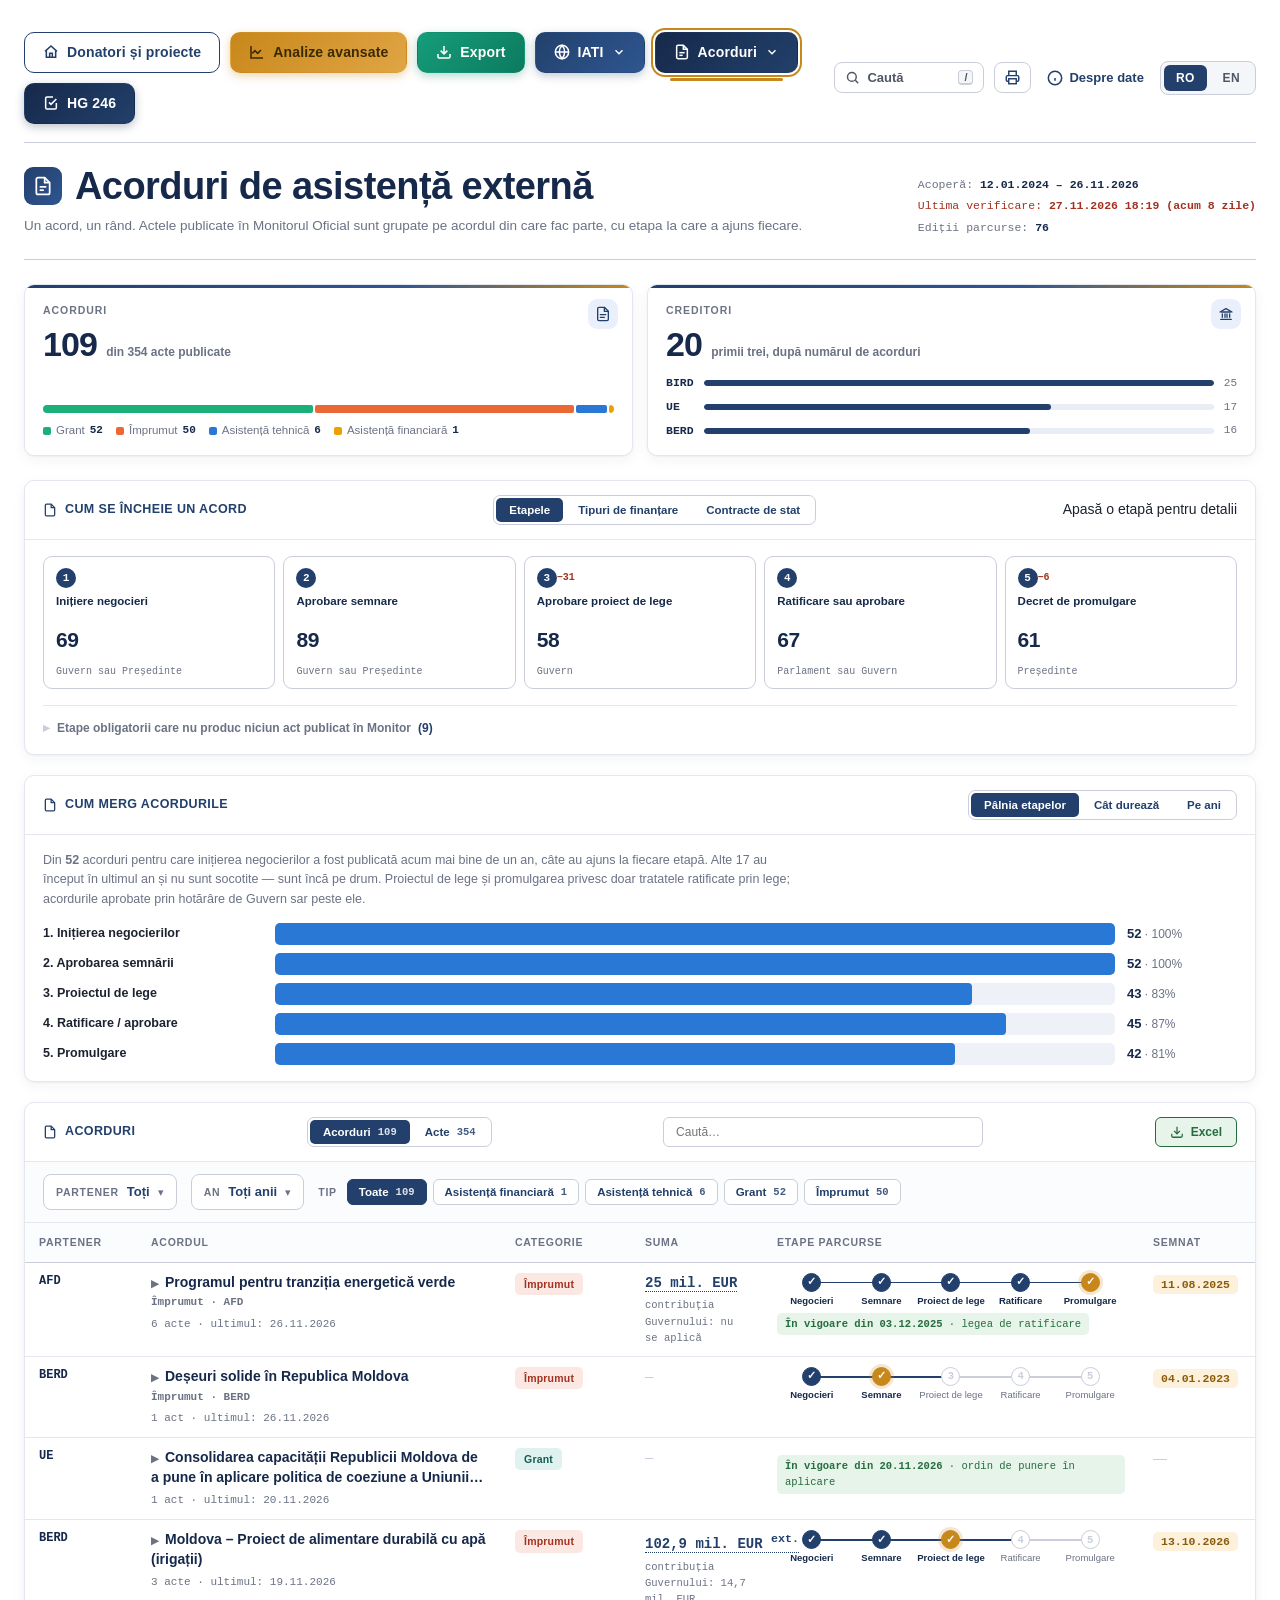
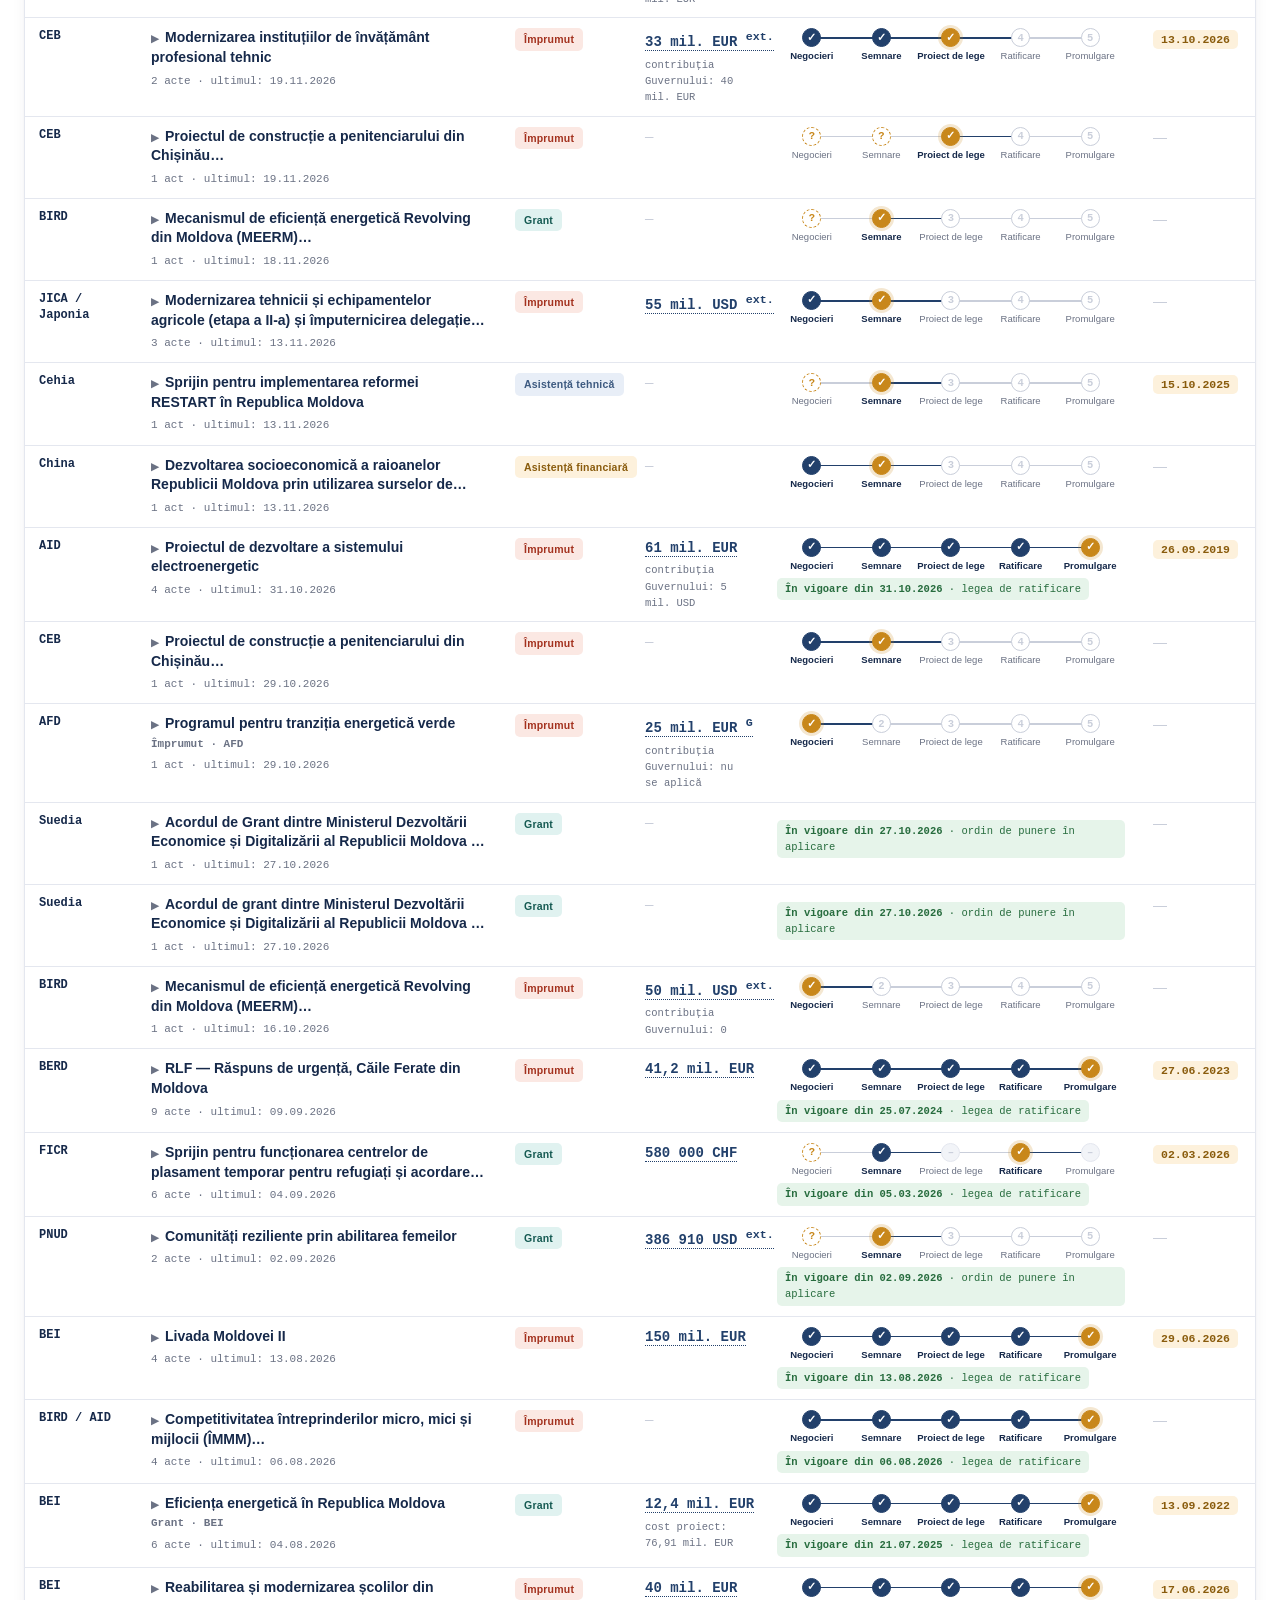
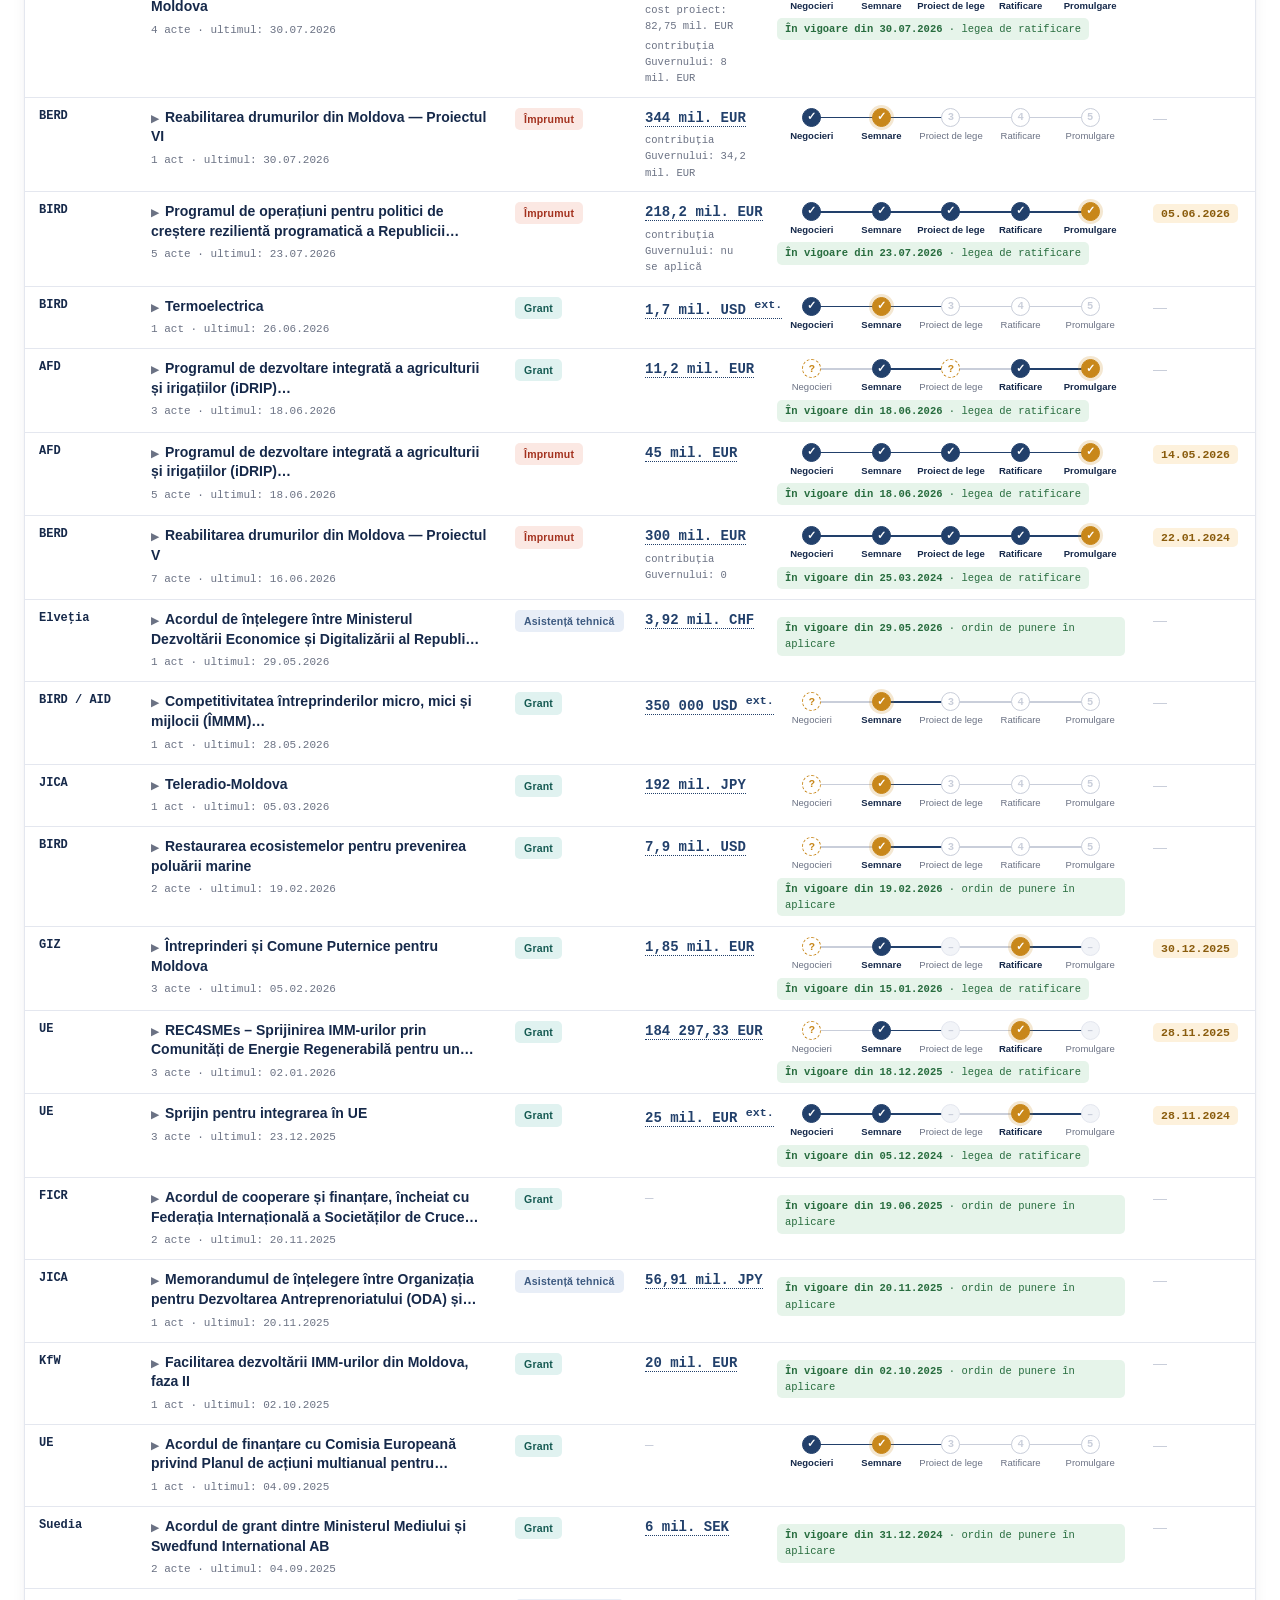
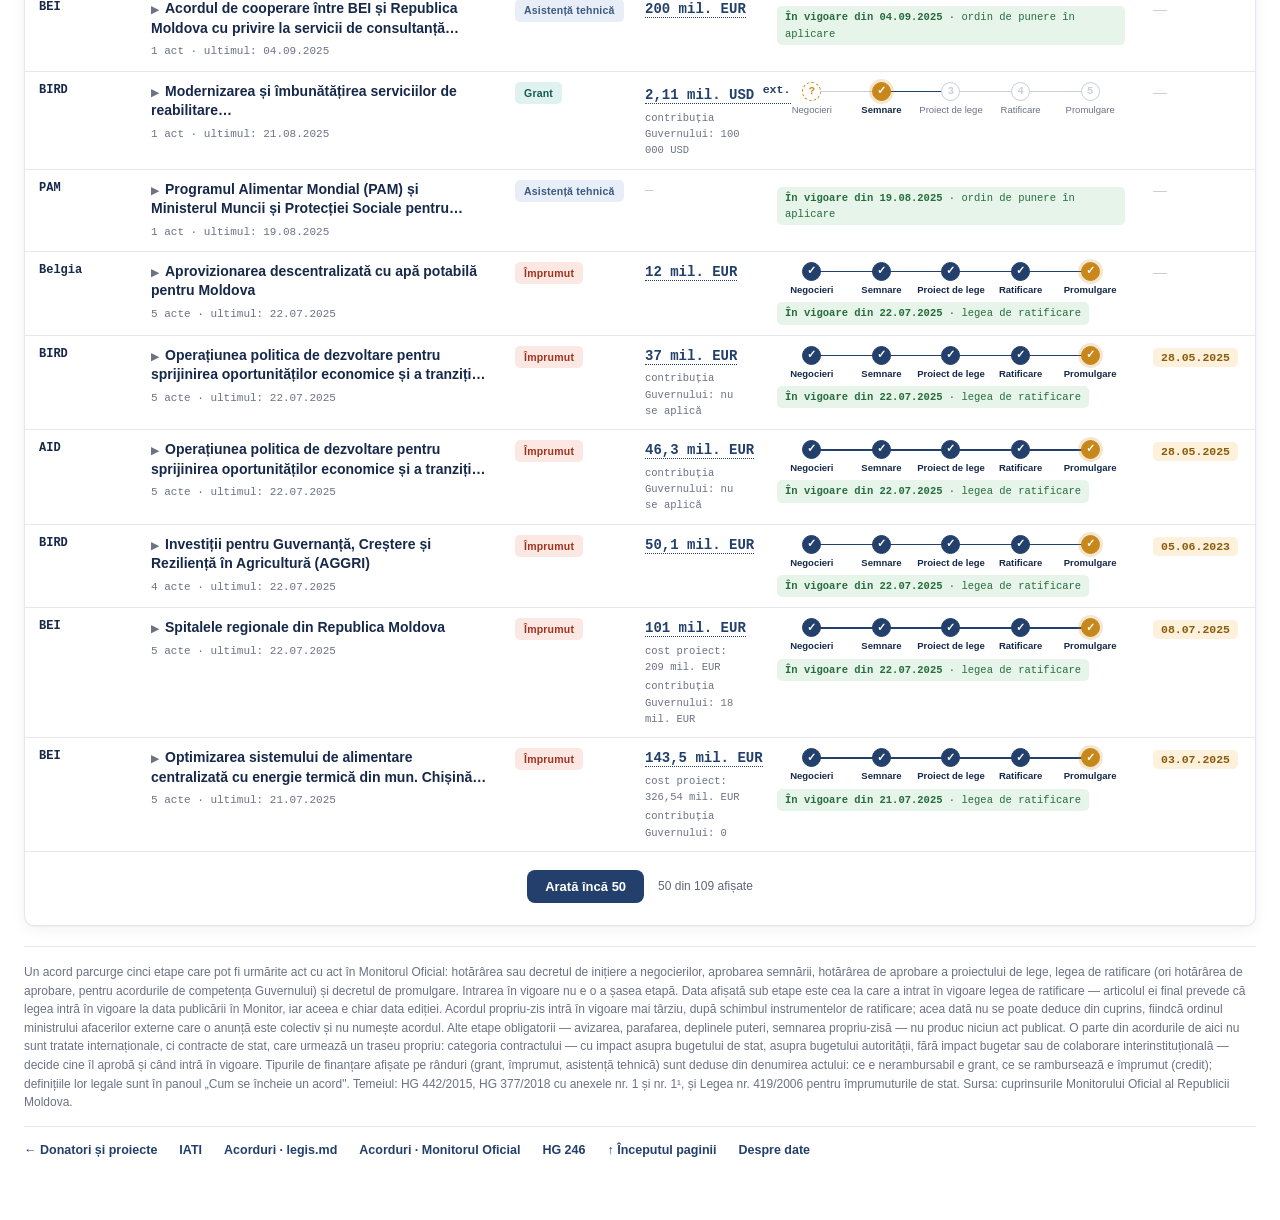
<file: acorduri.html>
<!DOCTYPE html>
<html lang="ro">
<head>
<meta charset="utf-8">
<meta name="viewport" content="width=device-width, initial-scale=1">
<title>Acorduri — Asistență Externă, Republica Moldova</title>
<meta name="description" content="Registrul acordurilor de împrumut, grant și asistență tehnică, act cu act, cu etapa la care a ajuns fiecare — din Monitorul Oficial, actualizat zilnic.">
<meta property="og:title" content="Acorduri de asistență externă — Republica Moldova">
<meta property="og:description" content="Registrul acordurilor de împrumut, grant și asistență tehnică, act cu act, cu etapa la care a ajuns fiecare — din Monitorul Oficial, actualizat zilnic.">
<meta property="og:image" content="https://nistor.vivi.md/og.png">
<meta property="og:url" content="https://nistor.vivi.md/acorduri.html">
<link rel="canonical" href="https://nistor.vivi.md/acorduri.html">
<meta property="og:type" content="website">
<meta name="twitter:card" content="summary_large_image">
<link rel="icon" href="favicon.svg" type="image/svg+xml">
<link rel="apple-touch-icon" href="apple-touch-icon.png">
<link rel="alternate" type="application/rss+xml" title="Acorduri de asistență externă — acte noi" href="rss.xml">

<style>
  :root{
    --bg:#ffffff;--panel:#ffffff;--line:#e4e7ef;--line-strong:#c9ceda;
    --ink:#1c2230;--ink-dim:#6b7284;--navy:#22406b;--navy-deep:#16294a;
    --blue-bg:#eaf0fb;--gold:#c8871a;--gold-bg:#fdf1dc;--red:#a3311e;--red-bg:#fbe8e3;
    --green-bg:#e6f4ea;--green-ink:#276c3e;--purple:#6b4a85;--purple-bg:#f1ebf6;
    --teal-ink:#155a52;--teal-bg:#e0f2f0;
    --mono:ui-monospace,'SF Mono','Cascadia Mono','Roboto Mono',Consolas,'Courier New',monospace;
    --radius:10px;--shadow:0 1px 2px rgba(20,30,60,.04), 0 4px 14px rgba(20,30,60,.05);
  }
  *{box-sizing:border-box}
  body{margin:0;background:var(--bg);color:var(--ink);
    font-family:-apple-system,BlinkMacSystemFont,'Segoe UI',Roboto,'Helvetica Neue',Arial,sans-serif;
    font-size:14px;line-height:1.55;-webkit-font-smoothing:antialiased}
  .wrap{max-width:1400px;margin:0 auto;padding:32px 24px 60px}
  @media (max-width:720px){.wrap{padding:16px 12px 40px}}

  .top{display:flex;justify-content:space-between;align-items:flex-end;gap:24px;flex-wrap:wrap;
    padding-bottom:22px;margin-bottom:24px;border-bottom:1px solid var(--line-strong)}
  .title-row{display:flex;align-items:center;gap:13px}
  .logo-badge{width:38px;height:38px;border-radius:9px;flex:none;
    background:linear-gradient(135deg,var(--navy),#2f5691);display:flex;align-items:center;justify-content:center}
  .logo-badge svg{width:20px;height:20px;stroke:#fff;fill:none;stroke-width:2.1}
  h1{font-weight:800;font-size:clamp(26px,3.2vw,38px);line-height:1.12;margin:0;
    color:var(--navy-deep);letter-spacing:-.015em}
  .top-sub{margin:9px 0 0;color:var(--ink-dim);font-size:13.5px;max-width:110ch}
  .top > div:first-child{flex:1 1 560px;min-width:0}
  .top-meta{font-family:var(--mono);font-size:11.5px;color:var(--ink-dim);
    display:flex;flex-direction:column;gap:4px}
  .top-meta b{color:var(--navy-deep);font-weight:700}
  .navbtns{display:flex;flex-wrap:wrap;gap:10px;align-items:center}
  .navbtn{display:inline-flex;align-items:center;gap:8px;text-decoration:none;border-radius:var(--radius);
    padding:11px 20px;font-size:14px;font-weight:800;white-space:nowrap;letter-spacing:.01em;
    border:1.5px solid transparent}
  .navbtn svg{width:16px;height:16px;stroke:currentColor;fill:none;stroke-width:2.3}
  .navbtn.here{background:linear-gradient(135deg,var(--navy),#2f5691);color:#fff}
  .navbtn.away{background:#fff;color:var(--navy);border-color:var(--navy)}
  .navbtn.away:hover{background:var(--blue-bg)}
  .navbtn:focus-visible{outline:2px solid var(--gold);outline-offset:2px}

  /* Indicatorii din capul paginii: „Acorduri" și „Creditori". Fiecare card are o cifră mare, o pictogramă și, dedesubt,
     un indicator care arată proporția: fâșie pe tipuri de finanțare, trei bare pentru creditorii cei mai activi.
     Fâșia folosește culorile tipurilor din diagrama „Acorduri noi pe an" și are legenda alături: culoarea nu e
     singura care spune ce e fiecare segment. Textul nu poartă culoarea datelor, doar pătrățelul de lângă el. */
  .kpis{display:grid;grid-template-columns:repeat(2,1fr);gap:14px;margin-bottom:24px}
  .kpi{position:relative;display:flex;flex-direction:column;background:var(--panel);border:1px solid var(--line);
    border-radius:var(--radius);box-shadow:var(--shadow);padding:17px 18px 15px;overflow:hidden}
  .kpi::before{content:'';position:absolute;left:0;right:0;top:0;height:3px;
    background:linear-gradient(90deg,var(--navy) 0%,#2f5691 62%,var(--gold) 100%)}
  .kpi .lbl{font-size:10.5px;letter-spacing:.09em;text-transform:uppercase;color:var(--ink-dim);
    font-weight:700;line-height:1.4;margin:1px 40px 9px 0}
  .kpi-ico{position:absolute;top:14px;right:14px;width:30px;height:30px;border-radius:9px;background:var(--blue-bg);
    display:flex;align-items:center;justify-content:center}
  .kpi-ico svg{width:16px;height:16px;stroke:var(--navy);fill:none;stroke-width:2;stroke-linecap:round;stroke-linejoin:round}
  .kpi-main{display:flex;align-items:baseline;gap:2px 9px;flex-wrap:wrap;margin-bottom:12px}
  .kpi .val{font-size:34px;font-weight:800;color:var(--navy-deep);line-height:1.05;letter-spacing:-.025em}
  .kpi-unit{font-size:12px;font-weight:600;color:var(--ink-dim)}
  .kpi .sub{font-size:11.5px;color:var(--ink-dim);margin-top:8px;font-family:var(--mono)}
  .kpi .doar-tel{display:none}
  .kpi-strip i,.kpi-leg i,.kpi-top3 .t,.kpi-top3 .t i,.kpi-ico{
    -webkit-print-color-adjust:exact;print-color-adjust:exact}
  .kpi-strip{display:flex;gap:2px;height:8px;margin-top:auto;border-radius:4px;overflow:hidden}
  .kpi-strip i{display:block;height:100%;min-width:3px;border-radius:2px}
  .kpi-leg{display:flex;flex-wrap:wrap;gap:3px 13px;margin-top:9px;font-size:11.5px;color:var(--ink-dim)}
  .kpi-leg span{display:inline-flex;align-items:center;gap:5px}
  .kpi-leg i{width:8px;height:8px;border-radius:2px;flex:none}
  .kpi-leg b{font-family:var(--mono);font-size:11px;font-weight:700;color:var(--navy-deep)}
  .kpi-top3{display:grid;grid-template-columns:auto 1fr auto;gap:6px 10px;align-items:center;margin-top:auto}
  .kpi-top3 .n{font-family:var(--mono);font-size:11.5px;font-weight:700;color:var(--navy-deep)}
  .kpi-top3 .t{height:6px;border-radius:3px;background:#e8edf6;overflow:hidden}
  .kpi-top3 .t i{display:block;height:100%;border-radius:3px;background:var(--navy)}
  .kpi-top3 .c{font-family:var(--mono);font-size:11px;color:var(--ink-dim);text-align:right}

  .panel{background:var(--panel);border:1px solid var(--line);border-radius:var(--radius);
    box-shadow:var(--shadow);overflow:hidden;margin-bottom:20px}
  .panel-head{display:flex;justify-content:space-between;align-items:center;gap:14px;flex-wrap:wrap;
    padding:14px 18px;border-bottom:1px solid var(--line)}
  h2{font-size:12.5px;letter-spacing:.03em;text-transform:uppercase;color:var(--navy);margin:0;
    font-weight:700;display:flex;align-items:center;gap:8px}
  h2 svg{width:14px;height:14px;stroke:var(--navy);fill:none;stroke-width:2.2}
  .panel-body{padding:16px 18px}

  .btns{display:flex;flex-wrap:wrap;gap:6px}
  .btns button{background:var(--panel);border:1px solid var(--line-strong);color:var(--navy);
    font-family:inherit;font-size:11.5px;font-weight:600;border-radius:6px;padding:6px 11px;
    cursor:pointer;display:inline-flex;align-items:center;gap:7px}
  .btns button:hover{background:var(--blue-bg)}
  .btns button:focus-visible{outline:2px solid var(--gold);outline-offset:1px}
  .btns button[aria-pressed="true"]{background:var(--navy);border-color:var(--navy);color:#fff}
  .btns button .n{font-family:var(--mono);opacity:.85;font-size:10.5px}
  .seek{border:1px solid var(--line-strong);border-radius:6px;padding:7px 12px;font-family:inherit;
    font-size:12px;color:var(--ink);min-width:200px;flex:1;max-width:320px}
  .seek:focus{outline:2px solid var(--gold);outline-offset:1px}

  .tbl-scroll{overflow-x:auto}
  table{border-collapse:collapse;width:100%;min-width:1000px;table-layout:fixed}
  /* Fără lățimi explicite, browserul dădea 191 de pixeli categoriei — pentru o
     etichetă de 60 — și tăia denumirea acordului la 450. Acum spațiul merge
     acolo unde e nevoie de el. */
  /* Doar pe rândurile de acord: regula generală „td:nth-child(1)" prindea și
     celula rândului deschis (colspan), care pe telefon rămânea lată de 104 px
     — lista actelor se citea câte un cuvânt pe rând. */
  #tabel.v-acorduri th:nth-child(1), #tabel.v-acorduri tr.acord td:nth-child(1){width:112px}
  #tabel.v-acorduri th:nth-child(3), #tabel.v-acorduri tr.acord td:nth-child(3){width:130px}
  /* 132 px, nu 120: o sumă din sursă externă, de pildă „5,51 mil. EUR ext.", are 146 px și atingea
     primul cerc din „Etape parcurse". */
  #tabel.v-acorduri th:nth-child(4), #tabel.v-acorduri tr.acord td:nth-child(4){width:132px}
  #tabel.v-acorduri th:nth-child(5), #tabel.v-acorduri tr.acord td:nth-child(5){width:376px}
  #tabel.v-acorduri th:nth-child(6), #tabel.v-acorduri tr.acord td:nth-child(6){width:116px}
  .c-suma{font-family:var(--mono);font-weight:700;color:var(--navy, #1E4B8C);white-space:nowrap}
  .c-suma .din-text{border-bottom:1px dotted currentColor;cursor:help}
  .c-suma .nil{font-weight:400}
  .c-suma .c-cost{font-weight:400;font-size:10.5px;color:var(--ink-dim);margin-top:3px;white-space:normal}
  .c-suma .c-contrib{cursor:help}
  .det-suma{margin:6px 0 10px;font-size:13px}
  .det-contrib .det-sub{display:block;margin-top:3px;color:var(--ink-dim)}
  .det-suma b{font-family:var(--mono);color:var(--navy, #1E4B8C)}
  .det-suma q{color:var(--ink-dim);font-style:italic}
  @media (max-width:700px){#tabel.v-acorduri tr.acord td{width:auto}}
  /* Vederea „acte" are șapte coloane și altă împărțire — acolo lăsăm browserul. */
  #tabel.v-acte{table-layout:auto}
  th{font-size:10.5px;letter-spacing:.07em;text-transform:uppercase;color:var(--ink-dim);font-weight:700;
    text-align:left;padding:11px 14px;border-bottom:1px solid var(--line-strong);
    white-space:nowrap;background:#fbfcfe}
  /* Rândul avea 106 px: 28 din padding, 48 din blocul de etape. Strângem
     ambele — pe un ecran obișnuit intră zece rânduri în loc de șapte, fără să
     se piardă nimic din conținut. */
  td{padding:10px 14px;border-bottom:1px solid var(--line);vertical-align:top}
  tr.acord{cursor:pointer}
  tr.acord:hover{background:#fafbfd}
  tr.acord td{border-bottom:1px solid var(--line)}
  tr.detalii td{background:#fbfcfe;padding:0 14px 14px}
  tr.detalii.hid{display:none}

  .tag{display:inline-block;padding:3px 9px;border-radius:5px;font-size:10.5px;
    font-weight:700;letter-spacing:.02em;white-space:nowrap}
  .t-grant{background:var(--teal-bg);color:var(--teal-ink)}
  .t-imprumut{background:var(--red-bg);color:var(--red)}
  .t-finantare{background:var(--gold-bg);color:#8a5c0d}
  .t-contract{background:var(--blue-bg);color:var(--navy)}
  .t-credit{background:var(--purple-bg);color:var(--purple)}
  .t-tehnica{background:#e8eef7;color:#3d5a80}
  .t-suport{background:var(--purple-bg);color:var(--purple);margin-left:5px;cursor:help}
  .t-alt{background:#eef0f4;color:var(--ink-dim)}
  .t-simpl{background:var(--green-bg);color:var(--green-ink)}

  /* Denumirile lungi de parteneri („Bancă comercială străină", „Siemens (Germania)")
     treceau peste coloana acordului: celula era nowrap, dar coloana e îngustă.
     Acum textul se rupe pe rânduri, la spații sau după „/". */
  .org{font-family:var(--mono);font-size:12px;font-weight:600;color:var(--navy-deep);
    white-space:normal;overflow-wrap:anywhere;word-break:normal;min-width:64px;max-width:150px;line-height:1.35}
  .pname{font-size:14px;font-weight:700;color:var(--navy-deep);line-height:1.4;max-width:58ch}
  .pname-sub{display:block;font-size:11px;font-weight:600;color:var(--ink-dim);
    font-family:var(--mono);margin-top:3px}
  .pmeta{font-family:var(--mono);font-size:11px;color:var(--ink-dim);margin-top:5px}
  .pmeta .psuma{color:var(--navy, #1E4B8C);font-weight:700}
  .pmeta .psuma-text{border-bottom:1px dotted currentColor;cursor:help}
  .semnat{font-family:var(--mono);font-size:11.5px;font-weight:700;background:var(--gold-bg);
    color:#8a5c0d;padding:3px 8px;border-radius:5px;white-space:nowrap}
  .nil{color:var(--line-strong)}
  .nil-link{color:var(--ink-dim)}
  .caret{display:inline-block;width:14px;color:var(--ink-dim);font-size:10px;transition:transform .15s}
  tr.acord[aria-expanded="true"] .caret{transform:rotate(90deg)}

  /* etapele acordului */
  .steps{display:flex;align-items:flex-start;gap:0;min-width:250px}
  .step{display:flex;flex-direction:column;align-items:center;gap:3px;flex:1;position:relative}
  .step .bead{width:19px;height:19px;border-radius:50%;display:flex;align-items:center;
    justify-content:center;font-size:10.5px;font-weight:800;font-family:var(--mono);
    border:1.5px solid var(--line-strong);background:#fff;color:var(--line-strong);z-index:1}
  .step.on .bead{background:var(--navy);border-color:var(--navy);color:#fff}
  /* etapă parcursă sigur, dar fără act în registru */
  .step.necunoscut .bead{background:#fff;border-color:var(--gold);color:var(--gold);
    border-style:dashed;cursor:help}
  .step.necunoscut .cap{color:var(--ink-dim)}
  /* etapă care nu se aplică pe traseul guvernamental */
  .step.nu .bead{background:#f2f4f8;border-color:var(--line);color:var(--line-strong);cursor:help}
  .step.nu .cap{color:#6b7284}   /* etapa neparcursă: gri, dar lizibil (contrast 4,8:1) */
  .step.last .bead{background:var(--gold);border-color:var(--gold);color:#fff;
    box-shadow:0 0 0 3px rgba(200,135,26,.2)}
  /* „Proiect de lege" se rupea pe două rânduri și înălța tot blocul. Cu 78 px
     intră pe unul singur; coloana are loc, după ce am luat lățimea de la
     categorie. */
  .step .cap{font-size:9.5px;line-height:1.2;text-align:center;color:var(--ink-dim);
    max-width:78px;white-space:nowrap}
  .step.on .cap{color:var(--navy-deep);font-weight:700}
  .step:not(:last-child):after{content:'';position:absolute;top:9px;left:50%;width:100%;
    height:1.5px;background:var(--line-strong)}
  .step.on:not(:last-child):after{background:var(--navy)}
  .vig-note{margin-top:7px;font-size:10.5px;font-weight:700;color:var(--green-ink);
    background:var(--green-bg);display:inline-block;padding:3px 8px;border-radius:5px;
    font-family:var(--mono);cursor:help}
  .vig-note span{font-weight:400}

  /* 7. denumirile lungi: două rânduri în listă, textul întreg la deschidere */
  .pname{display:-webkit-box;-webkit-line-clamp:2;-webkit-box-orient:vertical;overflow:hidden}
  tr.acord[aria-expanded="true"] .pname{-webkit-line-clamp:unset;overflow:visible}
  .det-nume{font-size:13.5px;font-weight:700;color:var(--navy-deep);line-height:1.45;
    margin-bottom:10px;max-width:90ch}
  /* 3. puntea către pagina cu sume */
  .spre-sume{display:inline-block;margin-top:10px;font-size:12px;font-weight:700;
    color:var(--navy);text-decoration:none;border-bottom:1.5px solid var(--line-strong);
    padding-bottom:2px}
  .spre-sume:hover{color:var(--gold);border-color:var(--gold)}
  /* 5. rândul primește focus vizibil */
  tr.acord:focus-visible{outline:2px solid var(--gold);outline-offset:-2px}

  /* 6. pe ecran îngust tabelul devine listă de carduri */
  .et-mic{display:inline-block;font-size:10px;font-weight:700;color:var(--navy);
    background:var(--blue-bg);border-radius:4px;padding:2px 7px;margin:0 4px 3px 0;
    white-space:nowrap}
  .et-mic.vig{background:var(--green-bg);color:var(--green-ink)}

  @media (max-width:700px){
    .tbl-scroll{overflow-x:visible}
    #tabel{min-width:0;display:block}
    #tabel thead{display:none}
    #tabel tbody{display:block}
    tr.acord, tr.act-rand{display:block;border:1px solid var(--line-strong);border-radius:10px;
      padding:12px 14px;margin-bottom:10px;background:var(--panel)}
    tr.acord td, tr.act-rand td{display:block;border:none;padding:5px 0}
    tr.acord td[data-l]:before, tr.act-rand td[data-l]:before{content:attr(data-l);display:block;font-size:9.5px;
      letter-spacing:.07em;text-transform:uppercase;color:var(--ink-dim);
      font-weight:700;margin-bottom:3px}
    .pname{-webkit-line-clamp:3;max-width:none}
    tr.detalii{display:block}
    tr.detalii td{display:block;padding:0 0 12px}
    .steps{flex-wrap:wrap;gap:10px}
    .step{flex:0 0 auto;flex-direction:row;gap:6px}
    .step .cap{max-width:none;text-align:left;font-size:10.5px}
    .step:not(:last-child):after{display:none}
  }

  /* clasificarea legală, pe niveluri */
  .tax-list{list-style:none;margin:0 0 22px;padding:0}
  .tax-list li{padding:10px 0;border-bottom:1px solid var(--line)}
  .tax-list li:last-child{border-bottom:none}
  .tax-n1{padding-left:20px;border-left:2px solid var(--line-strong);margin-left:4px}
  .tax-n2{padding-left:40px;border-left:2px solid var(--line);margin-left:4px}
  .tax-list .d-cap{margin-bottom:5px;gap:10px}
  .tax-list .d-def{margin:0;max-width:92ch}
  .sub-h{font-size:11px;letter-spacing:.06em;text-transform:uppercase;color:var(--navy);
    font-weight:700;margin:24px 0 10px}
  /* traducerea etichetelor */
  .map-list li{background:#fff}
  .et-map{display:flex;align-items:center;gap:10px;flex-wrap:wrap;width:100%;text-align:left;
    background:none;border:none;padding:0 0 8px;font-family:inherit;cursor:pointer}
  .et-map:hover .map-legal{color:var(--navy);text-decoration:underline}
  .et-map:focus-visible{outline:2px solid var(--gold);outline-offset:2px}
  .map-sag{color:var(--line-strong);font-weight:700}
  .map-legal{font-size:12.5px;font-weight:700;color:var(--navy-deep)}

  /* filele panoului „Cum se încheie un acord" */
  .fila-intro{font-size:12.5px;color:var(--ink);line-height:1.55;margin:0 0 16px;max-width:86ch}
  .fila-intro b{color:var(--navy-deep)}
  .def-list{list-style:none;margin:0;padding:0;display:grid;
    grid-template-columns:1fr 1fr;gap:14px}
  @media (max-width:860px){.def-list{grid-template-columns:1fr}}
  .def-list li{border:1px solid var(--line);border-radius:9px;padding:13px 15px;background:#fbfcfe}
  .d-cap{display:flex;align-items:center;gap:9px;flex-wrap:wrap;margin-bottom:8px}
  .d-cap b{font-size:13px;color:var(--navy-deep)}
  .d-def{font-size:12.5px;color:var(--ink);line-height:1.5;margin:0 0 8px}
  .d-traseu{font-size:12px;color:var(--ink);line-height:1.5;margin:0 0 8px;
    padding-left:11px;border-left:2px solid var(--line-strong)}

  /* butonul de export și rândurile de filtre etichetate */
  .xls{display:inline-flex;align-items:center;gap:7px;background:var(--green-bg);
    color:var(--green-ink);border:1px solid var(--green-ink);border-radius:6px;
    padding:7px 14px;font-family:inherit;font-size:12px;font-weight:700;cursor:pointer}
  .xls:hover{background:var(--green-ink);color:#fff}
  .xls:hover svg{stroke:#fff}
  .xls svg{width:14px;height:14px;stroke:var(--green-ink);fill:none;stroke-width:2.2}
  .xls:focus-visible{outline:2px solid var(--gold);outline-offset:2px}
  .filtru-rand{display:flex;align-items:flex-start;gap:12px;margin-bottom:10px}
  .filtru-rand:last-child{margin-bottom:0}
  .f-lbl{font-size:10.5px;letter-spacing:.07em;text-transform:uppercase;color:var(--ink-dim);
    font-weight:700;padding-top:7px;min-width:104px;flex:none}
  @media (max-width:640px){.filtru-rand{flex-direction:column;gap:6px}.f-lbl{padding-top:0}}

  /* fluxul interactiv al etapelor */
  /* Panoul „Sumele acordurilor, pe tipuri de finanțare", în limbajul vizual al indicatorilor: totalul mare, structura lui pe
     tipuri într-o singură bară (cu legendă) și câte un card pe tip, în culoarea tipului, cu cele mai mari trei acorduri.
     Culorile sunt ale tipurilor din diagrama „Acorduri noi pe an"; numele și procentul stau mereu și în text. */
  .sume-sus{display:grid;grid-template-columns:minmax(260px,auto) minmax(0,1fr);gap:16px 38px;align-items:center;margin-bottom:20px}
  .sume-total{margin:0;display:flex;flex-direction:column;gap:4px}
  .sume-lbl{font-size:10.5px;letter-spacing:.09em;text-transform:uppercase;color:var(--ink-dim);font-weight:700;line-height:1.4}
  .sume-val{font-size:34px;font-weight:800;color:var(--navy-deep);line-height:1.05;letter-spacing:-.025em}
  .sume-acop{font-size:11.5px;color:var(--ink-dim);font-family:var(--mono)}
  .sume-bar{display:flex;gap:2px;height:14px;border-radius:7px;overflow:hidden}
  .sume-bar i{display:block;height:100%;min-width:4px;border-radius:2px}
  .sume-leg{display:flex;flex-wrap:wrap;gap:4px 18px;margin-top:10px;font-size:12px;color:var(--ink-dim)}
  .sume-leg span{display:inline-flex;align-items:center;gap:6px}
  .sume-leg i{width:9px;height:9px;border-radius:3px;flex:none}
  .sume-leg b{font-family:var(--mono);font-size:11.5px;font-weight:700;color:var(--navy-deep)}
  .sume-bar i,.sume-leg i,.sume-card::before,.sume-card .st i{-webkit-print-color-adjust:exact;print-color-adjust:exact}
  /* flex și nu grilă: pe tabletă, când nu încap trei carduri pe rând, ultimul se întinde pe tot rândul, nu lasă un gol alături */
  .sume-grid{display:flex;flex-wrap:wrap;gap:14px;margin-bottom:16px}
  .sume-card{--tip:var(--navy);position:relative;overflow:hidden;flex:1 1 215px;min-width:0;text-align:left;color:inherit;background:var(--panel);
    cursor:pointer;border:1px solid var(--line);border-radius:var(--radius);box-shadow:var(--shadow);padding:16px 18px 14px;
    font-family:inherit;display:flex;flex-direction:column;gap:3px}
  .sume-card::before{content:'';position:absolute;left:0;right:0;top:0;height:3px;background:var(--tip)}
  .sume-card:hover{border-color:var(--navy-deep)}
  .sume-card:focus-visible{outline:2px solid var(--gold);outline-offset:2px}
  .sume-card .st{display:flex;align-items:center;gap:7px;font-size:10.5px;letter-spacing:.09em;text-transform:uppercase;
    color:var(--ink-dim);font-weight:700;line-height:1.4}
  .sume-card .st i{width:9px;height:9px;border-radius:3px;background:var(--tip);flex:none}
  .sume-card .sv{font-size:28px;font-weight:800;color:var(--navy-deep);letter-spacing:-.02em;line-height:1.1;margin-top:5px}
  .sume-card .sn{font-size:11.5px;color:var(--ink-dim);font-family:var(--mono);margin-top:2px}
  .sume-card .sx-cap{font-size:10px;letter-spacing:.09em;text-transform:uppercase;color:var(--ink-dim);font-weight:700;
    margin-top:12px;padding-top:10px;border-top:1px solid var(--line)}
  .sume-card .sx{display:flex;flex-direction:column;gap:5px;margin-top:5px;min-width:0}
  .sume-card .sx-r{display:flex;justify-content:space-between;align-items:baseline;gap:12px;font-size:12px;line-height:1.35;min-width:0}
  /* numele acordului: pe cardurile înguste (tabletă) se rupe pe două rânduri înainte să fie tăiat cu „…” */
  .sume-card .sx-n{flex:1 1 auto;min-width:0;overflow:hidden;display:-webkit-box;-webkit-box-orient:vertical;-webkit-line-clamp:2;color:var(--ink)}
  .sume-card .sx-s{flex:none;font-family:var(--mono);font-weight:700;font-size:11.5px;color:var(--navy-deep)}
  .sume-nota{display:flex;flex-wrap:wrap;align-items:baseline;gap:3px 18px;margin:0 0 4px;font-size:12px;color:var(--ink-dim)}
  .sume-nota .cap{font-weight:700;color:var(--ink)}
  .sume-nota b{font-family:var(--mono);font-size:12px;color:var(--navy-deep);margin-right:4px}
  .sume-expl{font-size:12px;color:var(--ink-dim);margin:0 0 6px}
  #sume .panel-head .count{font-size:12px;color:var(--ink-dim)}
  @media (max-width:760px){.sume-sus{grid-template-columns:minmax(0,1fr)}}
  .sume-tab{width:100%;border-collapse:collapse;font-size:12.5px;margin:8px 0 4px}
  .sume-tab th{text-align:left;font-size:10.5px;letter-spacing:.07em;text-transform:uppercase;color:var(--ink-dim);
    border-bottom:1px solid var(--line-strong);padding:5px 8px}
  .sume-tab td{padding:5px 8px;border-bottom:1px solid var(--line)}
  .sume-tab td.r,.sume-tab th.r{text-align:right;font-family:var(--mono)}
  .flux{display:grid;grid-template-columns:repeat(5,1fr);gap:8px}
  @media (max-width:980px){.flux{grid-template-columns:repeat(3,1fr)}}
  @media (max-width:560px){.flux{grid-template-columns:repeat(2,1fr)}}
  .et-card{position:relative;text-align:left;background:var(--panel);cursor:pointer;
    border:1.5px solid var(--line-strong);border-radius:9px;padding:11px 12px;
    font-family:inherit;display:flex;flex-direction:column;gap:6px}
  .et-card:hover{border-color:var(--navy);background:var(--blue-bg)}
  .et-card[aria-expanded="true"]{border-color:var(--navy);background:var(--blue-bg);
    box-shadow:0 2px 10px rgba(34,64,107,.12)}
  .et-card.activ{border-color:var(--gold);background:var(--gold-bg)}
  .et-card.aparte{border-style:dashed}
  .et-card:focus-visible{outline:2px solid var(--gold);outline-offset:2px}
  .et-top{display:flex;justify-content:space-between;align-items:center}
  .et-n{width:20px;height:20px;border-radius:50%;background:var(--navy);color:#fff;
    font-family:var(--mono);font-size:11px;font-weight:700;display:flex;
    align-items:center;justify-content:center;flex:none}
  .et-card.aparte .et-n{background:var(--green-ink)}
  .et-drop{font-family:var(--mono);font-size:10px;color:var(--red);font-weight:700}
  .et-cap{font-size:11.5px;font-weight:700;color:var(--navy-deep);line-height:1.3;min-height:29px}
  .et-val{font-size:21px;font-weight:800;color:var(--navy-deep);line-height:1;letter-spacing:-.02em}
  .et-bar{display:block;height:4px;background:#eef0f4;border-radius:2px;overflow:hidden}
  .et-bar i{display:block;height:100%;background:linear-gradient(90deg,var(--navy),#3d6ba8)}
  .et-card.aparte .et-bar i{background:var(--green-ink)}
  .et-em{font-size:10px;color:var(--ink-dim);font-family:var(--mono)}

  .et-detail{margin-top:14px;padding:15px 17px;border:1px solid var(--line-strong);
    border-radius:9px;background:#fbfcfe}
  .det-cap{font-size:14px;font-weight:800;color:var(--navy-deep);margin-bottom:12px}
  .det-grid{display:grid;grid-template-columns:repeat(3,1fr);gap:16px;margin-bottom:14px}
  @media (max-width:760px){.det-grid{grid-template-columns:1fr;gap:10px}}
  .det-grid > div{font-size:12.5px;color:var(--ink);line-height:1.45}
  .det-lbl{display:block;font-size:10px;letter-spacing:.07em;text-transform:uppercase;
    color:var(--ink-dim);font-weight:700;margin-bottom:4px}
  .det-ref{font-family:var(--mono);font-size:11px;color:var(--navy)}
  .det-ex{list-style:none;margin:6px 0 14px;padding:0}
  .det-ex li{font-size:12px;color:var(--ink);padding:5px 0;border-bottom:1px solid var(--line);
    line-height:1.45}
  .det-ex li:last-child{border-bottom:none}
  .det-ex a{font-family:var(--mono);font-size:11px;color:var(--navy);font-weight:700;
    text-decoration:none;margin-right:8px}
  .det-ex a:hover{text-decoration:underline;color:var(--gold)}
  .det-filtru{background:var(--navy);color:#fff;border:none;border-radius:6px;padding:8px 15px;
    font-family:inherit;font-size:12px;font-weight:700;cursor:pointer}
  .det-filtru:hover{background:var(--navy-deep)}
  .det-filtru:focus-visible{outline:2px solid var(--gold);outline-offset:2px}

  .gol{color:var(--red);cursor:help}
  .gol b{color:var(--red)}
  /* Atributul hidden ascunde un element prin display:none din foaia de stil a
     browserului, iar orice regulă proprie cu display îl bate. Fără linia asta,
     eticheta de filtru rămânea vizibilă ca o pastilă aurie goală lângă titlul
     listei, la fiecare încărcare a paginii. */
  .chip[hidden]{display:none}
  .chip{display:inline-flex;align-items:center;gap:8px;background:var(--gold-bg);
    color:#8a5c0d;border:1px solid var(--gold);border-radius:20px;padding:4px 6px 4px 12px;
    font-size:11.5px;font-weight:700}
  .chip b{cursor:pointer;font-size:14px;line-height:1;padding:0 6px;border-radius:50%;
    color:#8a5c0d}
  .chip b:hover{background:var(--gold);color:#fff}

  .inv-wrap{margin-top:16px;border-top:1px solid var(--line);padding-top:12px}
  .inv-wrap summary{cursor:pointer;font-size:12px;color:var(--ink-dim);font-weight:600;
    list-style:none;display:flex;align-items:center;gap:7px}
  .inv-wrap summary::-webkit-details-marker{display:none}
  .inv-wrap summary::before{content:"▸";color:var(--line-strong);font-size:13px}
  .inv-wrap[open] summary::before{content:"▾"}
  .inv-wrap summary:hover{color:var(--navy)}
  .inv-wrap b{color:var(--navy)}
  .inv-wrap .inv-list{margin-top:10px}

  /* panoul „Cum se încheie un acord" */
  .inv-list{list-style:none;margin:0;padding:0}
  .inv-list li{padding:8px 0;border-bottom:1px solid var(--line)}
  .inv-list li:last-child{border-bottom:none}
  .inv-lbl{display:block;font-size:12.5px;color:var(--ink);line-height:1.45}
  .inv-lbl b{color:var(--navy)}
  .inv-n{font-family:var(--mono);font-size:10.5px;color:var(--ink-dim)}
  .inv-ref{display:block;font-size:10.5px;color:var(--ink-dim);margin-top:2px;font-family:var(--mono)}

  .simpl-note{font-size:11px;color:var(--green-ink);font-weight:700;
    background:var(--green-bg);padding:6px 10px;border-radius:6px;display:inline-block}

  .acte-list{margin:0;padding:0;list-style:none;border-left:2px solid var(--line-strong);margin-left:6px}
  .acte-list li{padding:9px 0 9px 15px;position:relative}
  .acte-list li:before{content:'';position:absolute;left:-5px;top:15px;width:8px;height:8px;
    border-radius:50%;background:var(--navy)}
  .acte-list .a-nr{font-family:var(--mono);font-size:11.5px;font-weight:700;color:var(--navy)}

  /* comutatorul de vedere: acorduri / acte */
  .seg{border:1px solid var(--line-strong);border-radius:7px;padding:2px;gap:2px}
  .seg button{border:none;border-radius:5px;padding:6px 13px}
  .seg button[aria-pressed="true"]{background:var(--navy);color:#fff}

  /* banda de filtre pe categorii, sub antetul panoului */
  .panel-sub{padding:12px 18px;border-bottom:1px solid var(--line);background:#fbfcfe}

  /* rândurile din vederea „acte" refolosesc stilurile listei de acte */
  /* În vederea „Acte", numărul actului („nr. 188, 24 august 2026") stătea pe un
     singur rând și lua 240 px, iar denumirea rămânea îngustă, câte trei cuvinte
     pe rând. Numărul se rupe acum pe două rânduri, denumirea are loc. */
  td.a-nr{font-family:var(--mono);font-size:11.5px;font-weight:700;color:var(--navy);white-space:normal;min-width:96px;max-width:140px}
  #tabel.v-acte td[data-l="Denumire"]{min-width:280px}
  @media (max-width:700px){td.a-nr{max-width:none}#tabel.v-acte td[data-l="Denumire"]{min-width:0}}
  a.spre-legis{color:inherit;text-decoration:underline dotted;text-underline-offset:2px}
  a.spre-legis:hover{text-decoration-style:solid}
  td.a-src{font-family:var(--mono);font-size:10.5px;color:var(--ink-dim);white-space:nowrap}
  td.a-src a{color:var(--navy);text-decoration:none;font-weight:700}
  td.a-src a:hover{text-decoration:underline;color:var(--gold)}
  .a-tit{font-size:12.5px;line-height:1.5;color:var(--ink);max-width:70ch}
  .acte-list .a-tit{font-size:12.5px;line-height:1.5;color:var(--ink);margin-top:3px;max-width:88ch}
  .acte-list .a-src{font-family:var(--mono);font-size:10.5px;color:var(--ink-dim);margin-top:3px}
  .acte-list .a-src a{color:var(--navy);text-decoration:none}
  .acte-list .a-src a:hover{text-decoration:underline;color:var(--gold)}


  .empty-state{padding:34px 18px;text-align:center;color:var(--ink-dim);font-size:13px}
  .empty-state strong{display:block;color:var(--navy-deep);font-size:15px;font-weight:700;margin-bottom:6px}
  .empty-state code{font-family:var(--mono);background:#f2f4f8;padding:2px 6px;border-radius:4px}

  /* butonul care desface finanțatorii rari */
  .rare{display:contents}
  /* Filtrele cu selecție multiplă: partenerii au căutare și o linie cu ce e
     ales; anii acceptă Ctrl+clic (mai mulți) și Shift+clic (interval). */
  .f-unelte{display:flex;flex-wrap:wrap;align-items:center;gap:8px 12px;margin-bottom:10px}
  .f-unelte input{flex:0 1 260px;min-width:0;border:1px solid var(--line-strong);border-radius:7px;
    padding:7px 10px;font:inherit;font-size:13px;color:var(--ink);background:var(--panel)}
  .f-unelte input:focus{outline:none;border-color:var(--navy)}
  .f-sel{font-size:12px;color:var(--ink-dim);display:flex;flex-wrap:wrap;align-items:center;gap:5px}
  .f-sel b{color:var(--navy)}
  .f-sel .tag-sel{display:inline-flex;align-items:center;gap:4px;background:var(--navy);color:#fff;border-radius:12px;
    padding:2px 4px 2px 9px;font-size:11.5px;font-weight:600}
  .f-sel .tag-sel button{border:none;background:rgba(255,255,255,.22);color:#fff;border-radius:50%;width:16px;height:16px;
    line-height:14px;padding:0;cursor:pointer;font-size:12px}
  .f-sel .tag-sel button:hover{background:rgba(255,255,255,.4)}
  .f-sel .toti{border:none;background:none;color:var(--navy);text-decoration:underline;cursor:pointer;font:inherit;padding:0}
  .f-hint{font-size:11px;color:var(--ink-dim);margin-top:6px}
  .btns button.ascuns{display:none}

  /* rândul compact de filtre: Partener ▾ · An ▾ · Tip */
  .filtre-rand{display:flex;flex-wrap:wrap;align-items:center;gap:10px 14px}
  .f-tip{display:flex;align-items:center;gap:10px;flex-wrap:wrap}
  .f-tip .f-lbl{padding-top:0;width:auto;min-width:0;flex:none}
  .dd-pop.dd-ani{width:410px}
  .dd{position:relative;display:inline-flex;align-items:center}
  .dd-btn{display:inline-flex;align-items:center;gap:8px;background:var(--panel);border:1px solid var(--line-strong);
    border-radius:8px;padding:7px 12px;font:inherit;font-size:13px;color:var(--ink);cursor:pointer;max-width:280px}
  .dd-btn:hover{border-color:var(--navy)}
  .dd-btn:focus-visible{outline:2px solid var(--gold);outline-offset:1px}
  .dd-lbl{font-size:10.5px;letter-spacing:.07em;text-transform:uppercase;color:var(--ink-dim);font-weight:700}
  .dd-val{font-weight:700;color:var(--navy);white-space:nowrap;overflow:hidden;text-overflow:ellipsis}
  .dd-sag{color:var(--ink-dim);font-size:11px}
  .dd.activ .dd-btn{background:var(--navy);border-color:var(--navy);padding-right:34px}
  .dd.activ .dd-lbl,.dd.activ .dd-sag{color:#c9d6ea}
  .dd.activ .dd-val{color:#fff}
  .dd-x{position:absolute;right:6px;top:50%;transform:translateY(-50%);border:none;background:rgba(255,255,255,.22);
    color:#fff;border-radius:50%;width:20px;height:20px;line-height:18px;padding:0;cursor:pointer;font-size:14px}
  .dd-x:hover{background:rgba(255,255,255,.4)}
  .dd-pop{position:absolute;top:calc(100% + 6px);left:0;z-index:50;width:340px;max-width:calc(100vw - 32px);
    background:var(--panel);border:1px solid var(--line-strong);border-radius:10px;
    box-shadow:0 10px 30px rgba(20,30,60,.16);padding:10px}
  .dd-cauta{width:100%;border:1px solid var(--line-strong);border-radius:7px;padding:7px 10px;font:inherit;font-size:13px;margin-bottom:8px}
  .dd-cauta:focus{outline:none;border-color:var(--navy)}
  .dd-lista{max-height:300px;overflow-y:auto}
  .dd-opt{display:flex;align-items:center;gap:9px;padding:6px 8px;border-radius:6px;cursor:pointer;font-size:13px}
  .dd-opt:hover{background:var(--blue-bg)}
  .dd-opt[aria-selected="true"]{background:#e8eef8}
  .dd-opt input{accent-color:var(--navy);margin:0;flex:none;pointer-events:none}
  .dd-nume{flex:1;min-width:0;font-weight:600;color:var(--ink)}
  .dd-nume small{display:block;font-weight:400;font-size:11px;color:var(--ink-dim);white-space:nowrap;overflow:hidden;text-overflow:ellipsis}
  .dd-opt .n{font-family:var(--mono);font-size:11px;color:var(--ink-dim)}
  .dd-ani .dd-lista{display:grid;grid-template-columns:repeat(4,1fr);gap:3px}
  .dd-ani .dd-opt{padding:5px 6px;gap:6px}
  .dd-rapide{display:flex;flex-wrap:wrap;gap:5px;margin-bottom:8px}
  .dd-rapide button{border:1px solid var(--line-strong);background:var(--panel);color:var(--navy);border-radius:14px;
    padding:3px 9px;font:inherit;font-size:11.5px;font-weight:600;cursor:pointer}
  .dd-rapide button:hover{background:var(--blue-bg)}
  .dd-jos{display:flex;align-items:center;gap:8px;border-top:1px solid var(--line);margin-top:8px;padding-top:8px}
  .dd-info{flex:1;font-size:11.5px;color:var(--ink-dim)}
  .dd-jos button{border:1px solid var(--line-strong);background:var(--panel);color:var(--navy);border-radius:6px;
    padding:4px 10px;font:inherit;font-size:12px;font-weight:600;cursor:pointer}
  .dd-jos .dd-gata{background:var(--navy);border-color:var(--navy);color:#fff}
  .dd-gol{padding:10px;font-size:12.5px;color:var(--ink-dim)}
  @media (max-width:640px){.dd,.dd-btn{max-width:100%}.dd-ani .dd-lista{grid-template-columns:repeat(3,1fr)}}
  .mai{background:none;border:1px dashed var(--line-strong);color:var(--ink-dim);
    font-family:inherit;font-size:11.5px;font-weight:600;border-radius:6px;
    padding:7px 12px;cursor:pointer}
  .mai:hover{border-color:var(--navy);color:var(--navy)}
  .mai:focus-visible{outline:2px solid var(--gold);outline-offset:2px}

  /* denumirile lungi din rândul deschis: lățime de citit, nu de ecran */
  .acte-list .a-tit{max-width:92ch}

  @media (max-width:700px){
    /* Pe telefon, panourile explicative împingeau lista sub un ecran întreg de
       context. Lista urcă imediat după indicatori; explicațiile rămân dedesubt,
       pentru cine chiar le caută. */
    #app{display:flex;flex-direction:column}
    .kpis{order:1}
    #sume{order:2}
    #lista{order:3}
    .panel:not(#lista):not(#sume){order:4}

    /* Indicatorii, mai strânși: patru casete înalte ocupau tot ecranul. */
    .kpi{padding:13px 13px 12px}
    .kpi-ico{display:none}
    .kpi .val{font-size:27px}
    .kpi .lbl{font-size:9.5px;margin:0 0 7px}
    .kpi-main{margin-bottom:9px}
    .kpi-unit{font-size:11px}
    .kpi .sub{font-size:10.5px;margin-top:6px}
    /* fâșia, legenda și barele creditorilor rămân pentru ecranele late; pe telefon, aceleași cifre în text */
    .kpi-strip,.kpi-leg,.kpi-top3,.kpi .doar-desk{display:none}
    .kpi .doar-tel{display:block}

    /* Panoul de sume, sub indicatori: totalul, bara, apoi cele trei tipuri ca rânduri într-un singur chenar. Cele mai mari
       trei acorduri și legenda (numele și procentul sunt și pe rânduri) rămân pentru ecranele late. */
    #sume .panel-head{padding:12px 14px}
    #sume .panel-body{padding:14px}
    .sume-sus{gap:12px;margin-bottom:12px}
    .sume-val{font-size:27px}
    .sume-leg{display:none}
    .sume-grid{display:grid;grid-template-columns:minmax(0,1fr);gap:0;border:1px solid var(--line);border-radius:var(--radius);overflow:hidden;margin-bottom:12px}
    .sume-card{border:0;border-radius:0;box-shadow:none;border-bottom:1px solid var(--line);padding:11px 14px 10px 18px;
      display:grid;grid-template-columns:minmax(0,1fr) auto;column-gap:10px;row-gap:2px;align-items:baseline}
    .sume-card:last-child{border-bottom:0}
    .sume-card::before{right:auto;bottom:0;width:4px;height:auto}
    .sume-card .st{grid-column:1;grid-row:1}
    .sume-card .sv{grid-column:2;grid-row:1;font-size:20px;margin:0;text-align:right;white-space:nowrap}
    .sume-card .sn{grid-column:1 / -1;grid-row:2;margin:0;font-size:11px}
    .sume-card .sx-cap,.sume-card .sx{display:none}
    .sume-nota{flex-direction:column;align-items:flex-start;gap:4px;margin-bottom:8px}

    /* Comutatorul de file se rupea pe două rânduri și arăta a greșeală. */
    #filaBtns{width:100%}
    #filaBtns button{flex:1 1 0;font-size:11px;padding:7px 6px;text-align:center}
    .panel-head h2{flex:1 1 100%}
  }
  .footer-nav{display:flex;gap:22px;flex-wrap:wrap;margin-top:14px;
    padding-top:14px;border-top:1px solid var(--line)}
  .footer-nav a{font-size:12.5px;font-weight:700;color:var(--navy);text-decoration:none}
  .footer-nav a:hover{color:var(--gold);text-decoration:underline}
  .footer-nav a:focus-visible{outline:2px solid var(--gold);outline-offset:3px;border-radius:3px}
  /* ecran tactil: ținte de apăsat ceva mai mari; pe mouse nimic nu se schimbă */
  @media (pointer:coarse){
    .footer-nav a{display:inline-block;padding:7px 0}
    button[data-lang],button[data-an],button.xls{min-height:34px}
  }

  .footer-source{border-top:1px solid var(--line);padding-top:16px;margin-top:8px;
    font-size:12px;color:var(--ink-dim)}
  @media (prefers-reduced-motion:no-preference){.et-bar i{transition:width .5s cubic-bezier(.2,.7,.3,1)}}
  /* analiza registrului: pâlnie, durată, pe ani */
  .an-intro{font-size:12.5px;color:var(--ink-dim);margin:0 0 14px;max-width:110ch}
  .an-gol{font-size:12.5px;color:var(--ink-dim)}
  .an-sub{font-size:12px;letter-spacing:.05em;text-transform:uppercase;color:var(--ink-dim);margin:20px 0 8px}
  .pal{display:grid;gap:8px}
  .pal-r{display:grid;grid-template-columns:minmax(150px,220px) 1fr 110px;gap:12px;align-items:center}
  .pal-l{font-size:12.5px;font-weight:600;color:var(--ink)}
  .pal-t{height:22px;background:#eef2f8;border-radius:5px;overflow:hidden}
  .pal-t i{display:block;height:100%;background:#2a78d6;border-radius:0 4px 4px 0}
  .pal-v{font-size:12px;color:var(--ink-dim);font-variant-numeric:tabular-nums}
  .pal-v b{color:var(--navy-deep);font-size:13px}
  .dur{display:grid;gap:8px}
  .dur-r{display:grid;grid-template-columns:minmax(150px,260px) 1fr 170px;gap:12px;align-items:center}
  .dur-tot .dur-l{font-weight:800}
  .dur-l{font-size:12.5px;font-weight:600;color:var(--ink)}
  .dur-t{position:relative;height:18px;background:#f1f4f9;border-radius:4px}
  .dur-iqr{position:absolute;top:3px;height:12px;background:#9dbde5;border-radius:4px}
  .dur-tot .dur-iqr{background:#6f9dd6}
  .dur-med{position:absolute;top:0;width:3px;height:18px;margin-left:-1.5px;background:#16294a;border-radius:2px}
  .dur-v{display:flex;flex-direction:column;font-size:12px;line-height:1.25}
  .dur-v b{color:var(--navy-deep);font-size:13px}
  .dur-v small{color:var(--ink-dim);font-size:10.5px}
  .ani-scroll{overflow-x:auto}
  .ani-svg{display:block;max-width:none}
  .an-leg{display:flex;flex-wrap:wrap;gap:6px 16px;font-size:11.5px;color:var(--ink-dim);margin-top:8px}
  .an-leg i{display:inline-block;width:10px;height:10px;border-radius:3px;margin-right:6px;vertical-align:-1px}
  .an-tab{margin-top:10px;font-size:12px}
  .an-tab summary{cursor:pointer;color:var(--navy);font-weight:700}
  .an-tab table{border-collapse:collapse;margin-top:8px;font-variant-numeric:tabular-nums}
  .an-tab th,.an-tab td{border-bottom:1px solid var(--line);padding:4px 10px;text-align:right}
  .an-tab th:first-child,.an-tab td:first-child{text-align:left}
  .an-tipbox{position:absolute;z-index:20;pointer-events:none;background:#16294a;color:#fff;font-size:12px;line-height:1.5;padding:8px 10px;border-radius:8px;box-shadow:0 6px 18px rgba(20,30,60,.25);min-width:180px}
  .an-tipbox .sw{display:inline-block;width:9px;height:9px;border-radius:2px;margin-right:6px}
  @media (max-width:640px){
    .pal-r{grid-template-columns:1fr 84px}.pal-t{grid-column:1 / -1;grid-row:2}
    .dur-r{grid-template-columns:1fr 120px}.dur-t{grid-column:1 / -1;grid-row:2}
  }
  .link-acord{display:inline-flex;align-items:center;gap:6px;margin:10px 0 0 0;background:#fff;border:1px solid var(--line-strong);border-radius:7px;
    padding:6px 11px;font-size:12px;font-weight:700;color:var(--navy);cursor:pointer}
  .link-acord svg{width:14px;height:14px;stroke:currentColor;fill:none;stroke-width:2.2}
  .link-acord:hover{background:var(--blue-bg)}
  .link-acord.copiat{background:#e6f4ea;border-color:#276c3e;color:#276c3e}
  tr.acord.tinta td{background:#fff7e6}
    .mai-mult{display:flex;align-items:center;justify-content:center;gap:14px;padding:18px 12px 22px;flex-wrap:wrap}
    .mai-mult button{background:var(--navy,#22406b);color:#fff;border:none;border-radius:8px;padding:9px 18px;font-size:13px;font-weight:700;cursor:pointer}
    .mai-mult button:hover{filter:brightness(1.15)}
    .mai-mult span{font-size:12px;color:#5f6679}
</style>
<script src="traducere.js" defer></script>
</head>
<body>
<div class="wrap">
  <script src="meniu.js" data-pagina="acorduri-mo"></script>

  <header class="top">
    <div>
      <div class="title-row">
        <div class="logo-badge" aria-hidden="true">
          <svg viewBox="0 0 24 24"><path d="M14 2H6a2 2 0 0 0-2 2v16a2 2 0 0 0 2 2h12a2 2 0 0 0 2-2V8z"/><polyline points="14 2 14 8 20 8"/><line x1="8" y1="13" x2="16" y2="13"/><line x1="8" y1="17" x2="13" y2="17"/></svg>
        </div>
        <h1>Acorduri de asistență externă</h1>
      </div>
      <p class="top-sub">Un acord, un rând. Actele publicate în Monitorul Oficial sunt grupate pe acordul din care fac parte, cu etapa la care a ajuns fiecare.</p>
    </div>
    <div class="top-meta" id="topMeta"></div>
  </header>

  <div id="app">
    <div class="panel"><div class="empty-state"><strong>Se încarcă</strong>Preiau registrul.</div></div>
  </div>

  <div class="footer-source">
    Un acord parcurge cinci etape care pot fi urmărite act cu act în Monitorul Oficial: hotărârea sau decretul de inițiere a negocierilor, aprobarea semnării, hotărârea de aprobare a proiectului de lege, legea de ratificare (ori hotărârea de aprobare, pentru acordurile de competența Guvernului) și decretul de promulgare. Intrarea în vigoare nu e o a șasea etapă. Data afișată sub etape este cea la care a intrat în vigoare legea de ratificare — articolul ei final prevede că legea intră în vigoare la data publicării în Monitor, iar aceea e chiar data ediției. Acordul propriu-zis intră în vigoare mai târziu, după schimbul instrumentelor de ratificare; acea dată nu se poate deduce din cuprins, fiindcă ordinul ministrului afacerilor externe care o anunță este colectiv și nu numește acordul. Alte etape obligatorii — avizarea, parafarea, deplinele puteri, semnarea propriu-zisă — nu produc niciun act publicat. O parte din acordurile de aici nu sunt tratate internaționale, ci contracte de stat, care urmează un traseu propriu: categoria contractului — cu impact asupra bugetului de stat, asupra bugetului autorității, fără impact bugetar sau de colaborare interinstituțională — decide cine îl aprobă și când intră în vigoare. Tipurile de finanțare afișate pe rânduri (grant, împrumut, asistență tehnică) sunt deduse din denumirea actului: ce e nerambursabil e grant, ce se rambursează e împrumut (credit); definițiile lor legale sunt în panoul „Cum se încheie un acord". Temeiul: HG 442/2015, HG 377/2018 cu anexele nr. 1 și nr. 1¹, și Legea nr. 419/2006 pentru împrumuturile de stat. Sursa: cuprinsurile Monitorului Oficial al Republicii Moldova.
  </div>

  <!-- Singura cale de întoarcere era butonul din antet. După zeci de rânduri
       de registru, el rămâne undeva sus, iar cititorul ajuns la capătul listei
       trebuie să deruleze tot înapoi ca să iasă. Două legături în subsol
       rezolvă asta fără să adauge nimic plutitor pe ecran. -->
  <nav class="footer-nav">
    <a href="index.html">← Donatori și proiecte</a>
    <a href="index.html#iati">IATI</a>
    <a href="legis_acorduri.html">Acorduri · legis.md</a>
    <a href="acorduri.html">Acorduri · Monitorul Oficial</a>
    <a href="hg246.html">HG 246</a>
    <a href="#" id="susBtn">↑ Începutul paginii</a>
    <a href="despre.html">Despre date</a>
    </nav>

</div>

<script>
(function(){
  var DATA_URL = "date.json";

  /* Etapele prin care trece un acord, în ordinea din regulamente, păstrând
     doar pe cele care produc un act publicat în Monitorul Oficial.

     Sursele sunt HG 442/2015 (Regulamentul privind mecanismul de încheiere,
     aplicare și încetare a tratatelor internaționale) și HG 377/2018, anexa
     nr. 1¹ (Regulamentul privind mecanismul de încheiere și intrare în vigoare
     a contractelor de stat). Multe etape obligatorii — consultările prealabile,
     avizarea interministerială, parafarea, deplinele puteri, semnarea propriu-
     zisă, instrumentul de ratificare — nu generează niciun act publicat, deci
     nu pot fi urmărite din Monitor. Sunt enumerate în panoul „Cum se încheie
     un acord", ca cititorul să știe ce lipsește din tablou. */
  var STEPS = [
    {k:'neg', scurt:'Negocieri', n:'1', cap:'Inițiere negocieri',       emitent:'Guvern sau Președinte',
     act:'Hotărâre de Guvern, ori decret prezidențial la tratatele interstatale',
     ref:'HG 442/2015, pct. 43'},
    {k:'sem', scurt:'Semnare', n:'2', cap:'Aprobare semnare',         emitent:'Guvern sau Președinte',
     act:'Hotărâre sau decret; pct. 83 permite un singur act pentru etapele 1 și 2',
     ref:'HG 442/2015, pct. 79; HG 377/2018, anexa 1¹, pct. 21'},
    {k:'plg', scurt:'Proiect de lege', n:'3', cap:'Aprobare proiect de lege', emitent:'Guvern',
     act:'Hotărâre prin care Guvernul trimite Parlamentului proiectul legii de ratificare',
     ref:'HG 442/2015, pct. 165 lit. e)'},
    {k:'rat', scurt:'Ratificare', n:'4', cap:'Ratificare sau aprobare',  emitent:'Parlament sau Guvern',
     act:'Lege de ratificare; la acordurile de competența Guvernului, hotărâre de aprobare. ' +
         'Articolul final prevede că legea intră în vigoare la data publicării în Monitor — ' +
         'acordul propriu-zis intră în vigoare separat, după schimbul instrumentelor',
     ref:'HG 442/2015, pct. 165 și 169; HG 377/2018, anexa 1¹, pct. 25–26'},
    {k:'prm', scurt:'Promulgare', n:'5', cap:'Decret de promulgare',     emitent:'Președinte',
     act:'Decret de promulgare a legii de ratificare',
     ref:'Constituția, art. 93'}
  ];

  /* Intrarea în vigoare NU e o etapă a lanțului și nu apare ca al șaselea card.
     Sunt trei date diferite, ușor de confundat:

     1. Legea de ratificare intră în vigoare la data publicării în Monitor —
        articolul final al oricărei legi de ratificare o spune explicit. Data
        aceasta o știm: e chiar data ediției în care apare legea, deci o
        derivăm din registru, fără să mai fie nevoie de vreun act separat.
     2. Acordul propriu-zis intră în vigoare mai târziu, după schimbul
        instrumentelor de ratificare sau conform propriilor clauze. Ordinul
        ministrului afacerilor externe cerut de pct. 180 din HG 442/2015 anunță
        data asta, dar e un ordin colectiv — „cu privire la intrarea în vigoare
        și stingerea unor tratate internaționale" — care nu numește acordul,
        deci din cuprins nu poate fi legat de un acord anume.
     3. La acordurile interinstituționale, încheiate ca contracte de stat,
        autoritatea responsabilă publică un ordin care CHIAR numește acordul
        (HG 377/2018, anexa 1¹, pct. 44). Pe acela îl arătăm ca informație
        derivată, nu ca etapă. */
  var MARCAJ_SUPORT = 'suport bugetar';

  var VIGOARE = {k:'vig', cap:'Ordin de punere în aplicare',
                 ref:'HG 377/2018, anexa 1¹, pct. 44'};

  // Etapele care nu lasă urmă în Monitorul Oficial.
  /* Definițiile tipurilor de finanțare, din HG 377/2018, anexa nr. 1, pct. 9.
     Categoriile din registru sunt deduse din denumirea actului, deci nu se
     suprapun perfect peste noțiunile legale; legătura o facem explicit aici,
     ca cititorul să știe ce înseamnă eticheta de pe rând. */
  /* Clasificarea asistenței externe, exact cum e definită în HG 377/2018,
     anexa nr. 1, pct. 9. Structura contează: asistența externă se împarte în
     financiară și tehnică, iar nerambursabilitatea e o însușire transversală,
     nu o categorie separată — poate fi nerambursabilă și asistența financiară
     (grantul), și cea tehnică.

     Etichetele de pe rândurile registrului („Credit", „Contract de finanțare")
     NU sunt categorii legale: sunt denumirile pe care le poartă instrumentele
     în titlul actelor. Le arătăm separat, ca nimeni să nu creadă că citește o
     clasificare oficială. */
  var TAXONOMIE = [
    {nume:'Asistență externă', nivel:0,
     def:'Noțiunea-umbrelă: asistență financiară și tehnică acordată Republicii Moldova, ' +
       'Guvernului sau altor autorități publice de comunitatea partenerilor externi de dezvoltare.',
     ref:'pct. 9.1'},
    {nume:'Asistență financiară', nivel:1,
     def:'Suport financiar acordat sub formă de împrumuturi și/sau granturi, pentru ' +
       'implementarea proiectelor și programelor.', ref:'pct. 9.2'},
    {nume:'Împrumut', nivel:2,
     def:'Formă rambursabilă a asistenței financiare. Contractele de împrumut de stat extern ' +
       'nu urmează procedura contractelor de stat, ci Legea nr. 419/2006 privind datoria ' +
       'sectorului public, garanțiile de stat și recreditarea de stat.',
     ref:'pct. 9.2, 14.5 și 35'},
    {nume:'Grant', nivel:2,
     def:'Asistență financiară externă nerambursabilă, transmisă de partenerul extern de ' +
       'dezvoltare beneficiarului sau implementatorului pentru realizarea unor proiecte ' +
       'ori programe.', ref:'pct. 9.13'},
    {nume:'Suport bugetar', nivel:2,
     def:'Asistență financiară de la Uniunea Europeană, instituțiile financiare ' +
       'internaționale sau guvernele altor state, transferată direct într-un buget ' +
       'component al bugetului public național, pentru a susține reformele agreate. ' +
       'Grupul de negociere este condus de Ministerul Finanțelor.',
     ref:'pct. 9.20¹ și 14.3'},
    {nume:'Garanții și alte instrumente de sprijin', nivel:2,
     def:'Regulamentul le enumeră alături de împrumuturi și granturi, printre formele prin ' +
       'care un partener extern de dezvoltare acordă sprijin.', ref:'pct. 9.11'},
    {nume:'Asistență tehnică', nivel:1,
     def:'Sprijin nerambursabil pentru transfer de cunoștințe, expertiză și tehnologii — ' +
       'consultanță, instruire, studii, schimb de experiență — inclusiv dotarea cu ' +
       'echipamente și materiale.', ref:'pct. 9.3'},
    {nume:'Asistență externă nerambursabilă', nivel:1,
     def:'Însușire transversală, nu o categorie aparte: asistență financiară SAU tehnică ' +
       'acordată cu titlu gratuit, la nivel de stat, guvernamental ori interinstituțional.',
     ref:'pct. 9.3¹'},
    {nume:'Cofinanțare', nivel:1,
     def:'Contribuția părții moldovenești — financiară sau nefinanciară, prin servicii și ' +
       'expertiză tehnică — la realizarea unui proiect împreună cu alți parteneri.',
     ref:'pct. 9.9'}
  ];

  /* Cum e dedusă categoria din titlul actului. Categoriile sunt chiar cele din
     regulament; ce explicăm aici e regula prin care un titlu ajunge la una
     dintre ele, fiindcă titlurile nu folosesc mereu cuvintele din lege. */
  var ETICHETE = [
    {cat:'Împrumut', legal:'Asistență financiară rambursabilă (pct. 9.2)',
     nota:'Orice titlu care spune că banii se rambursează: „acord de împrumut", „asistență ' +
       'financiară rambursabilă", facilitate sau linie de credit, ori contractul de finanțare ' +
       'al Băncii Europene de Investiții. În vorbirea curentă e „credit" — aceeași categorie, ' +
       'nu una separată. Dacă un titlu numește și un credit, și un grant, actul e tratat ca ' +
       'împrumut: o parte din bani se întorc.'},
    {cat:'Grant', legal:'Asistență financiară nerambursabilă (pct. 9.13)',
     nota:'„Acord de grant", grant investițional, „asistență financiară nerambursabilă" sau ' +
       '„ajutor financiar nerambursabil" — aceeași categorie, scrisă altfel. ' +
       'Un grant care plătește servicii de consultanță rămâne grant: contează instrumentul.'},
    {cat:'suport bugetar', legal:'Marcaj, nu categorie (pct. 9.20¹)',
     nota:'Însoțește categoria, nu o înlocuiește. Suportul bugetar descrie unde ajung banii ' +
       '— direct într-un buget component al bugetului public național — nu dacă se întorc. ' +
       'Contractul de performanță pentru reforma sectorială al Uniunii Europene e un grant ' +
       'cu acest marcaj; Facilitatea de reformă și creștere e un împrumut cu același marcaj. ' +
       'Ca și categorie separată, ascundea tocmai ce contează: dacă statul are de rambursat.'},
    {cat:'Asistență tehnică', legal:'Consultanță, instruire, expertiză (pct. 9.3)',
     nota:'Acord sau contract de asistență ori cooperare tehnică, memorandum privind ' +
       'consultanța sau instruirea. Cooperarea tehnică dintre guverne — de pildă un expert ' +
       'german detașat pe lângă un viceprim-ministru — e tot asistență tehnică: statul ' +
       'primește expertiză, nu bani, chiar dacă donatorul dă și granturi. Tot aici intră ' +
       'acordurile de colaborare prin care o agenție de dezvoltare implementează un proiect: ' +
       'aduc expertiză și capacitate de execuție, nu bani rambursabili. Ajung în Monitor ' +
       'prin ordinul autorității semnatare.'},
    {cat:'Asistență financiară', legal:'Categoria-părinte (pct. 9.2)',
     nota:'Nu rămâne categorie de sine stătătoare: asistența financiară se împarte după ' +
       'rambursare — nerambursabilă înseamnă grant, rambursabilă înseamnă împrumut (credit). ' +
       'Când titlul nu spune („acord de finanțare"), decide finanțatorul: acordul cu AID e ' +
       'împrumut, iar cele cu Comisia Europeană sau cu Crucea Roșie sunt granturi. Un act pe ' +
       'care nici titlul, nici finanțatorul nu-l lămuresc (KfW, de pildă, a dat Moldovei și ' +
       'grant, și credit) rămâne aici până îl verifică cineva: mai bine neclasificat decât ' +
       'clasificat greșit.'}
  ];

  /* Categoriile de contracte de stat și traseul fiecăreia, din HG 377/2018,
     anexa nr. 1¹. Contractele de stat NU sunt tratate internaționale: sunt
     acordurile care nu se supun dreptului internațional public sau care spun
     chiar în text că nu constituie tratat. De aceea o parte din acordurile din
     registru nu ajung niciodată în Parlament. */
  var CONTRACTE = [
    {tip:'Cu impact financiar asupra bugetului de stat',
     def:'Implică angajamente care cer alocări suplimentare din bugetul de stat.',
     traseu:'Hotărâre de Guvern pentru aprobarea semnării, apoi lege de ratificare a ' +
       'Parlamentului. Intră în vigoare la data ultimei notificări dintre părți.',
     ref:'anexa 1¹, pct. 3.1, 26 și 28'},
    {tip:'Cu impact asupra bugetului autorității',
     def:'Angajamentele se acoperă din mijloacele deja aprobate în bugetul autorității.',
     traseu:'Hotărâre de Guvern pentru aprobarea semnării, apoi hotărâre de Guvern de ' +
       'aprobare a contractului. Intră în vigoare după aprobarea Guvernului.',
     ref:'anexa 1¹, pct. 3.2 și 25'},
    {tip:'Fără impact bugetar',
     def:'Nu cere alocarea de resurse din bugetul de stat.',
     traseu:'Se semnează direct de conducătorul autorității, fără avizare și fără hotărâre ' +
       'de Guvern. Intră în vigoare la semnare. În Monitor apare doar ordinul care anunță ' +
       'data intrării în vigoare, publicat în 10 zile împreună cu textul contractului.',
     ref:'anexa 1¹, pct. 3.3, 6, 24 și 44'},
    {tip:'De colaborare interinstituțională',
     def:'Nu conține prevederi despre asistență externă și nu implică angajamente ' +
       'financiare suplimentare.',
     traseu:'Semnat direct de conducătorul autorității, fără procedura de avizare.',
     ref:'anexa 1¹, pct. 3.4 și 6'}
  ];

  var INVIZIBILE = [
    ['Consultări prealabile și examinarea oportunității', 'HG 442/2015, cap. II'],
    ['Avizarea de către ministere și avizul Comisiei politică externă', 'HG 442/2015, pct. 33–41; HG 377/2018, anexa 1¹, pct. 14 și 19'],
    ['Rundele de negociere și rapoartele acestora', 'HG 442/2015, cap. V'],
    ['Parafarea textului', 'HG 442/2015, pct. 74–77'],
    ['Eliberarea deplinelor puteri', 'HG 442/2015, cap. IX'],
    ['Semnarea propriu-zisă', 'HG 442/2015, cap. X'],
    ['Instrumentul de ratificare și schimbul instrumentelor', 'HG 442/2015, pct. 173–177'],
    ['Intrarea în vigoare a acordului însuși — se produce la schimbul instrumentelor, iar ordinul MAE care o anunță e colectiv și nu numește acordul', 'HG 442/2015, pct. 173–177 și 180'],
    ['Contractele de stat fără impact bugetar, semnate direct', 'HG 377/2018, anexa 1¹, pct. 6 și 24']
  ];

  // Acronime și formulări diferite pentru același proiect.
  // Adaugă aici perechi noi dacă vezi un acord împărțit greșit în două rânduri.
  var ALIAS = [
    {nume:'Competitivitatea întreprinderilor micro, mici și mijlocii (ÎMMM)',
     m:['immm','competitivitate a intreprinderilor micro','intreprinderilor micro, mici si mijlocii']},
    {nume:'Programul de dezvoltare integrată a agriculturii și irigațiilor (iDRIP)',
     m:['idrip','dezvoltare integrata a agriculturii']},
    {nume:'RLF — Răspuns de urgență, Căile Ferate din Moldova', m:['caile ferate']},
    {nume:'Reabilitarea drumurilor din Moldova — Proiectul V', m:['proiectului v de reabilitare','proiectul v de reabilitare']},
    {nume:'Reabilitarea drumurilor din Moldova — Proiectul VI', m:['proiectului vi de reabilitare','proiectul vi de reabilitare']}
  ];

  /* Categoriile sunt cele din HG 377/2018, anexa nr. 1, pct. 9. */
  var CLS = {'Grant':'t-grant', 'Împrumut':'t-imprumut',
    'Suport bugetar':'t-suport', 'Asistență tehnică':'t-tehnica',
    'Asistență financiară':'t-finantare'};

  var app = document.getElementById('app'), topMeta = document.getElementById('topMeta');
  // „acorduri" = un rând per acord, cu etapele lui. „acte" = lista plată a
  // actelor publicate, în ordinea apariției în Monitor. Aceleași date, aceleași
  // filtre — doar felul de a le citi diferă.
  var db = null, fCat = 'all', fOrg = 'all', fAn = 'all', fEt = 'all',
      fSuport = false, seek = '', vedere = 'acorduri';
  // #acord=… deschide direct un acord (linkul copiat din rândul lui)
  var deepAcord = '';
  /* Rândurile deschise se țin minte după id-ul acordului, nu după poziția din
     listă. Lista se redesenează de câteva ori în primele secunde — când sosesc
     sumele și legăturile spre legis.md — iar fiecare redesenare închidea tot:
     acordul deschis dintr-un link „#acord=…" se închidea singur după o clipă,
     la fel și un rând deschis de om înainte să se termine încărcarea. */
  var deschise = {}, tintaId = '', tintaUrmareste = false;
  function slugAct(a){
    return fold((a.act || '') + ' ' + (a.data_editie || '')).replace(/[^a-z0-9]+/g, '-').replace(/^-|-$/g, '');
  }
  function idAcord(g){ return slugAct(g.acte[g.acte.length - 1] || {}); }
  /* Id-urile tuturor actelor unui acord. Când două rânduri se unesc (date/contopiri_manual.json),
     id-ul rândului rezultat e cel al actului cel mai vechi, deci un link „#acord=…” copiat înainte
     de unire poate purta id-ul unui act care nu mai e cel mai vechi: îl recunoaștem după oricare act. */
  function idsActe(g){ return g.acte.map(slugAct); }

  /* Partenerul și anul pot avea mai multe valori: 'all' sau o listă separată
     prin „|" („BERD|BEI", „2024|2025"). Așa rămân simple și linkul, și exportul. */
  function alesi(f){ return f === 'all' ? [] : String(f).split('|').filter(Boolean); }
  function lipeste(l){ return l.length ? l.join('|') : 'all'; }

  /* Denumirile complete ale partenerilor, pentru căutare și pentru indiciul de
     pe buton: cine caută „Europeană" trebuie să găsească BERD și BEI. */
  var NUME_PARTENER = {
    'AID':'Asociația Internațională pentru Dezvoltare (Banca Mondială) IDA',
    'BIRD':'Banca Internațională pentru Reconstrucție și Dezvoltare (Banca Mondială) IBRD',
    'BERD':'Banca Europeană pentru Reconstrucție și Dezvoltare EBRD',
    'BEI':'Banca Europeană de Investiții EIB',
    'CEB':'Banca de Dezvoltare a Consiliului Europei',
    'UE':'Uniunea Europeană, Comisia Europeană',
    'AFD':'Agenția Franceză de Dezvoltare, Franța',
    'KfW':'Banca Germană de Dezvoltare, Germania',
    'GIZ':'Agenția de Cooperare Internațională a Germaniei',
    'JICA':'Agenția Japoneză de Cooperare Internațională, Japonia',
    'FIDA':'Fondul Internațional pentru Dezvoltare Agricolă IFAD',
    'FICR':'Federația Internațională a Societăților de Cruce Roșie și Semilună Roșie',
    'FMI':'Fondul Monetar Internațional IMF',
    'PNUD':'Programul Națiunilor Unite pentru Dezvoltare UNDP',
    'PAM':'Programul Alimentar Mondial WFP',
    'UNOPS':'Oficiul Națiunilor Unite pentru Servicii de Proiect',
    'UNHCR':'Înaltul Comisariat al ONU pentru Refugiați',
    'SUA':'Statele Unite ale Americii, USAID',
    'SUA (MCC)':'Corporația Provocările Mileniului, Statele Unite',
    'IFC':'Corporația Financiară Internațională',
    'OFID':'Fondul OPEC pentru Dezvoltare Internațională',
    'BSTDB':'Banca de Comerț și Dezvoltare a Mării Negre',
    'Japonia (JBIC)':'Banca Export-Import a Japoniei',
    'Nordici':'Danemarca, Norvegia, Fondul Nordic de Dezvoltare, NEFCO',
    'Baltici':'Estonia, Letonia, Lituania'
  };

  var q = new URLSearchParams(location.search).get('src');
  if (q) DATA_URL = q;

  /* Un link vine din registru, iar registrul poate fi editat manual sau
     alimentat din PDF-uri. Dacă acolo ajunge „javascript:…", browserul îl
     execută la clic. Lăsăm să treacă doar adresele http(s); restul devin text
     simplu, fără link. */
  function linkSigur(u){
    return /^https?:\/\//i.test(String(u || '')) ? String(u) : '';
  }

  /* Numărul actului duce la actul din Registrul de stat (legis.md).
     Legis nu are adrese stabile pe număr, doar pe doc_id intern, așa că
     folosim căutarea: nr. documentului + data adoptării completă.
     – Doar anul nu ajunge: „nr. 188 din 2026" dă trei acte (lege, HG, ordin).
       Cu data întreagă rămâne unul singur.
     – Decretele au sufixul legislaturii („763-X", „1331-IX"), dar legis le
       înregistrează fără el (DP763/2026); cu sufix căutarea dă zero.
     „nr. 763-X, 3 septembrie 2026" → nr_doc=763&datepicker1=03.09.2026 */
  var LUNI = {ianuarie:1,februarie:2,martie:3,aprilie:4,mai:5,iunie:6,iulie:7,
              august:8,septembrie:9,octombrie:10,noiembrie:11,decembrie:12};
  /* Excepții verificate: legis.md are altă dată de adoptare decât cuprinsul
     Monitorului. Cu data din Monitor căutarea dă zero rezultate. */
  var LEGIS_DATA = {
    'nr. 68, 27 martie 2025': '31.03.2025'   // LP68/2025, gaze naturale BERD
  };
  function linkLegis(act){
    var m = /nr\.\s*(\d+)(?:-[IVXLC]+)?\s*,\s*(\d{1,2})\s+(\S+)\s+(\d{4})/i.exec(String(act || ''));
    if (!m) return '';
    var luna = LUNI[fold(m[3])];
    var data = LEGIS_DATA[String(act).trim()] || (luna ? ('0' + m[2]).slice(-2) + '.' + ('0' + luna).slice(-2) + '.' + m[4] : m[4]);
    return 'https://www.legis.md/cautare/getResults?document_status=0' +
      '&nr_doc=' + m[1] + '&datepicker1=' + data +
      '&publication_status=+-+TOATE+-+&nr=&publish_date=&search_type=1&search_string=';
  }
  /* Linkul direct la fișa actului pe legis.md, când îi știm doc_id-ul: din registrul
     legis (a.url) sau din date/legaturi_legis.json, care leagă actele din Monitor de
     fișele lor. Căutarea după număr și dată rămâne doar pentru actele încă nepublicate
     pe legis.md — și atunci linkul spune că e o căutare. */
  function linkDirect(a){
    if (a && a.legis_id) return 'https://www.legis.md/cautare/getResults?doc_id=' + encodeURIComponent(a.legis_id) + '&lang=ro';
    var u = a ? linkSigur(a.url) : '';
    return /legis\.md\/.*[?&]doc_id=\d+/.test(u) ? u : '';
  }
  /* Ediția Monitorului: doar când adresa duce chiar la ediție, nu la pagina de căutare a site-ului. */
  function linkEditie(a){
    var u = a ? linkSigur(a.url) : '';
    return /monitorul\.gov\.md\/ro\/search\/?$|legis\.md\/cautare\/getResults\?document_status=/.test(u) ? '' : u;
  }
  function nrAct(a){
    var act = (a && a.act) || '', d = linkDirect(a), u = d || linkLegis(act);
    if (!u) return esc(act);
    return '<a class="spre-legis" href="' + esc(u) + '" target="_blank" rel="noopener noreferrer" title="' +
      (d ? 'Deschide actul pe legis.md' : 'Actul nu are încă fișă legată pe legis.md: se deschide căutarea după număr și dată') +
      '">' + esc(act) + '</a>' + (d ? '' : ' <span class="nil" title="Linkul duce la o căutare, nu direct la act">(căutare)</span>');
  }

  function esc(s){
    return String(s == null ? '' : s).replace(/&/g,'&amp;').replace(/</g,'&lt;')
      .replace(/>/g,'&gt;').replace(/"/g,'&quot;');
  }
  function fold(s){
    return String(s||'').toLowerCase()
      .replace(/[ăâ]/g,'a').replace(/î/g,'i').replace(/[șş]/g,'s').replace(/[țţ]/g,'t');
  }

  // Cuvintele care deschid denumirea unui acord, în orice formă gramaticală.
  var TIP  = /(acord|contract|conven[țţ]i|memorandum|amendament|protocol)/i;
  // Dacă textul de după „Proiectul…" începe cu unul dintre astea, nu e un nume
  // de proiect: „proiectul de lege", „proiectul Acordului de împrumut".
  var NOTP = /^(acord|contract|conven[țţ]i|memorandum|amendament|protocol|lege|hot[aă]r[aâ]re)/i;
  // Aducem primul cuvânt la nominativ, ca titlul rândului să se citească normal:
  // „Acordul de împrumut…", nu „Acordului de împrumut…".
  var NOM = {
    'acordului':'Acordul', 'acordul':'Acordul',
    'contractului':'Contractul', 'contractul':'Contractul',
    'convenției':'Convenția', 'convenţiei':'Convenția', 'convenția':'Convenția',
    'memorandumului':'Memorandumul', 'memorandumul':'Memorandumul',
    'amendamentului':'Amendamentul', 'amendamentul':'Amendamentul',
    'protocolului':'Protocolul', 'protocolul':'Protocolul'
  };

  /* Denumirea rândului, în ordinea preferinței:
       1. alias cunoscut         2. textul dintre ghilimele
       3. sintagma „Proiectul …" 4. denumirea acordului, INTEGRAL

     Punctul 4 înlocuiește vechea tăiere la 70 de caractere. Aceea producea
     etichete ca „Decret privind promulgarea Legii pentru ratificarea Acordului
     de împru" — rupte la mijloc de cuvânt și, mai rău, arătând tipul actului în
     loc de acord. Fiind și cheie de grupare, unea acorduri fără legătură care
     se nimereau să înceapă la fel: un împrumut BIRD ajunsese în același rând cu
     unul al Băncii Naționale. */
  /* Ghilimelele conțin de obicei numele proiectului, dar nu întotdeauna: în
     „Acordul de grant dintre Ministerul Energiei, Banca Germană «Kreditanstalt
     für Wiederaufbau (KfW)» și …" ghilimelele încadrează numele băncii. Luat
     ca denumire, rândul ajungea să se numească „Kreditanstalt für Wiederaufbau
     (KfW)", ceea ce nu spune nimic despre ce se finanțează. */
  var INSTITUTIE = /\b(bank|banca|banka|kreditanstalt|gmbh|\bAB\b|\bAG\b|\bSA\b|corporation|holding|agentur)\b/i;

  function denumire(t){
    var f = fold(t), i;
    for (i = 0; i < ALIAS.length; i++)
      if (ALIAS[i].m.some(function(x){ return f.indexOf(x) > -1; })) return ALIAS[i].nume;

    /* Ghilimelele conțin de obicei numele proiectului. Când sunt două, cel mai lung nu e
       neapărat al proiectului: „…Programului Fondului fiduciar multidonator „Creștere,
       reziliență și oportunități pentru bunăstare în Moldova (M-Grow)”, în vederea
       implementării proiectului „Mecanismul de eficiență energetică Revolving din Moldova”
       (MEERM)” are două, iar programul-umbrelă (75 de caractere) bătea proiectul (57) și
       actul din 18.11.2026 intra pe rândul grantului M-GROW din 2024, al altui proiect. Un
       citat precedat de „fond fiduciar” e programul care finanțează, nu proiectul: la o
       alegere între mai multe, e lăsat la urmă. Acronimul pus după ghilimele, „… Moldova”
       (MEERM), face parte din denumire, ca la acordul de împrumut al aceluiași proiect. */
    var qre = /[„"]([^"”„]{6,200})[”"]/g, cand = [], mq, dupa = 0;
    while ((mq = qre.exec(t))){
      var nm = mq[1].trim();
      var intre = t.slice(dupa, mq.index);          // textul dintre citatul precedent și acesta
      dupa = mq.index + mq[0].length;
      if (INSTITUTIE.test(nm)) continue;
      var ac = /^\s*\(([A-Z][A-Z0-9\-]{2,9})\)/.exec(t.slice(dupa));
      if (ac && !/\)\s*$/.test(nm)) nm += ' (' + ac[1] + ')';
      cand.push({ s: nm, umbrela: /fiduciar/i.test(intre) });
    }
    if (cand.length){
      var proprii = cand.filter(function(x){ return !x.umbrela; });
      var best = (proprii.length ? proprii : cand).map(function(x){ return x.s; })
        .sort(function(a,b){ return b.length - a.length; })[0];
      if (best) return best;
    }

    /* Păstrăm și cuvântul „Proiectul", altfel eticheta iese ciuntită și cu
       literă mică: „dezvoltare a sistemului electroenergetic" în loc de
       „Proiectul de dezvoltare a sistemului electroenergetic". */
    var p = t.match(/[Pp]roiectul(?:ui)?\s+(?:de\s+)?([^,\.;]{10,})/);
    if (p && !NOTP.test(p[1].trim()))
      return coada(t.slice(p.index).split(/[,\.;]/)[0].trim()
                    .replace(/^Proiectului\b/, 'Proiectul'));

    var m = TIP.exec(t);
    if (m){
      var s = t.slice(m.index).trim().replace(/[\s,;\.]+$/, '');
      var w = s.split(/\s/)[0], n = NOM[w.toLowerCase()];
      if (n) s = n + s.slice(w.length);
      return coada(s);
    }
    return coada(t.trim());
  }

  /* Taie coada procedurală din denumire. „…și împuternicirea delegației
     oficiale pentru negocieri" descrie ce face Guvernul, nu acordul.

     Atenție la „semnat la": uneori e la final și se taie, dar alteori e o
     paranteză în mijlocul frazei — „Acordul de modificare nr. 4, semnat la
     Chișinău la 26 iunie 2025, la Acordul de împrumut dintre…". Acolo tăierea
     ștergea tot ce urma și rândul rămânea „Acordul de modificare nr. 4", fără
     să spună la ce acord se referă. Când mai vine text după, scoatem doar
     inserția și lipim restul. */
  function coada(s){
    s = s.replace(/,\s*semnat[ăa]?\s+la\s+[^,]{3,60},\s*(?=\S)/i, ', ')
         .replace(/,\s+la\s+(?=Acord|Contract|Conven|Memorand)/i, ' la ');
    return s.replace(/[\s,]+(?:și|si)\s+(?:acordarea|împuternicirea|imputernicirea|împuternicirilor|imputernicirilor|desemnarea)\b[\s\S]*$/i, '')
            .replace(/[\s,]+semnat[ăa]?\s+la\s+[\s\S]*$/i, '')
            .replace(/[\s,;\.]+$/, '');
  }

  /* Cheia de grupare. Aceeași denumire scrisă puțin altfel de la o etapă la
     alta trebuie să cadă pe același rând, așa că normalizăm: declinările devin
     formă unică, amendamentul se atașează acordului pe care îl modifică, iar
     cozile procedurale se taie. Fără ultima, „…semnat la 5 iunie 2026" și „…și
     acordarea împuternicirilor" rupeau un singur acord în trei rânduri. */
  /* Sursa fondului. Două acorduri pot avea aceeași denumire de proiect,
     același finanțator și același instrument, și totuși să fie acorduri
     diferite: proiectul Termoelectrica are un grant BERD din Fondul Regional
     E5P și altul din Platforma de Investiții pentru Vecinătate a Comisiei
     Europene. Singurul lucru care le deosebește în titlu e fondul din care
     vin banii, așa că îl scoatem și îl punem în cheie. Se declanșează rar —
     pe câteva acte din tot registrul — deci nu riscă să spargă altceva. */
  function sursa(t){
    var m = t.match(/\bdin\s+(?:cadrul\s+|partea\s+)?((?:Fondul|Fondului|Platform\w+|Facilitat\w+|Mecanism\w+|Instrument\w+|Programul|Programului|Inițiativ\w+)[^,\.]{5,90})/i);
    if (!m) return '';
    return fold(m[1]).replace(/\b(in vederea|pentru realizarea|privind)\b[\s\S]*$/, '')
      .replace(/[^a-z0-9 ]/g, ' ').replace(/\s+/g, ' ').trim().slice(0, 60);
  }

  /* Suma din titlul unui act („în sumă de 20 de milioane de euro", „în valoare de
     13,1 milioane de euro", „5 400 000 EUR", „5.800.000 DST"). Aceeași sumă e scrisă
     diferit de la o etapă la alta — „20 de milioane", „20 milioane", „20,0 mil." —
     iar în cheie fiecare variantă dădea alt rând pentru același acord: împrumutul
     Poloniei de 20 mil. EUR apărea pe trei rânduri, cel al AFD de 60 mil. tot pe trei.
     O aducem la o formă unică („suma 20000000 eur"). */
  var RX_SUMA = /(?:,?\s*(?:in|pentru)\s+(?:suma|valoare)\s+(?:totala\s+)?de\s+|,\s*)?(\d{1,3}(?:[ .]\d{3})+|\d+(?:,\d+)?)\s*(?:de\s+)?(miliarde|miliard|milioane|milion|mil\.?|mii)?\s*(?:de\s+)?(euro|eur|ecu|usd|dolari(?:\s+sua)?|dst|dts|lei romanesti|marci germane|yuani)\b/g;
  var VALUTA = {euro:'EUR', eur:'EUR', ecu:'ECU', usd:'USD', dolari:'USD', 'dolari sua':'USD', dst:'DST', dts:'DST',
                'lei romanesti':'ROL', 'marci germane':'DEM', yuani:'CNY'};
  function valoareSuma(n, mult){
    var v = /^\d{1,3}(?:[ .]\d{3})+$/.test(n) ? +n.replace(/[ .]/g, '') : parseFloat(n.replace(',', '.'));
    return Math.round(v * ({miliarde:1e9, miliard:1e9, milioane:1e6, milion:1e6, mil:1e6, 'mil.':1e6, mii:1e3}[mult] || 1));
  }
  function sumaCanonica(f){
    return f.replace(RX_SUMA, function(tot, n, mult, val){
      var v = valoareSuma(n, mult);
      return v >= 1000 ? ' suma ' + v + ' ' + VALUTA[val].toLowerCase() + ' ' : tot;
    });
  }
  /* Prima sumă (de cel puțin 1.000) din titlul actului: { v: 20000000, val: 'EUR' } sau null. */
  function sumaAct(titlu){
    var f = fold(titlu || ''), m;
    RX_SUMA.lastIndex = 0;
    while ((m = RX_SUMA.exec(f))){
      var v = valoareSuma(m[1], m[2]);
      if (v >= 1000){ RX_SUMA.lastIndex = 0; return { v: v, val: VALUTA[m[3]] }; }
    }
    RX_SUMA.lastIndex = 0;
    return null;
  }
  function dataRo(iso){ var m = /^(\d{4})-(\d{2})-(\d{2})/.exec(iso || ''); return m ? m[3] + '.' + m[2] + '.' + m[1] : (iso || ''); }
  /* Totalurile pe tipuri de finanțare, în euro.

     Cursuri orientative, unități pentru 1 EUR: cursurile de referință ale Băncii
     Centrale Europene din 27 noiembrie 2026. DST (drepturi speciale de tragere) e calculat
     din coșul FMI la aceleași cursuri: 1 DST = 1,2260 EUR. Marca germană are cursul
     fix de trecere la euro, ECU e 1:1, iar leii românești vechi trec prin leul nou
     (1 RON = 10 000 ROL). Toate sumele, și cele din anii '90, sunt trecute la cursul
     de azi: e un ordin de mărime, nu valoarea de la semnare. */
  var CURS_DATA = '27 noiembrie 2026';
  var PER_EUR = { EUR: 1, USD: 1.0957, JPY: 174.81, CHF: 0.9157, SEK: 11.208, CAD: 1.5608, DKK: 7.4737,
                  GBP: 0.83504, PLN: 4.4678, RON: 5.3437, CNY: 7.2912, CZK: 24.435, DEM: 1.95583, ECU: 1, ROL: 53437, DST: 0.81566 };
  var ORDINE_TIP = ['Grant', 'Împrumut', 'Asistență tehnică', 'Asistență financiară'];
  function sumaAfisata(g){ return g.sumaA || g.suma || g.sumaT || g.sumaG || null; }

  /* Contribuția Guvernului (date/contributii_guvern.json, pe codul actului, ca sumele puse de mână): banii din bugetul de
     stat planificați pentru proiect, așa cum îi spune o sursă (nota Guvernului, planul de finanțare al băncii, fișa
     proiectului), cu adresa sursei („u") și citatul din ea. Scutirile de TVA și de taxe („scutiri") și contribuțiile în
     natură sau ale altora — autorități locale, întreprinderi, beneficiari („alte") — sunt doar text: nu se adună.
     {"fara": true}: sursa spune că proiectul nu cere bani de la bugetul de stat. {"nu_se_aplica": "motivul"}: acordul nu
     finanțează un proiect pe care Guvernul să-l cofinanțeze — sprijin bugetar, asistență macrofinanciară, o operațiune de
     politici de dezvoltare: banii intră direct în buget; motivul e scris, iar instrumentul îl numește chiar actul.
     {"vezi": "LP190/2013"}: contribuția e a
     întregului proiect, finanțat prin mai multe acorduri, și e scrisă la acordul acela; rândul acesta o arată, dar în
     totaluri ea se numără o singură dată, acolo. Întoarce câmpurile pe care le arată pagina, sau null. */
  function contribPagina(c, dict){
    if (!c || typeof c !== 'object') return null;
    var tinta = c.vezi && dict && dict[c.vezi] && typeof dict[c.vezi] === 'object' && !dict[c.vezi].vezi ? dict[c.vezi] : null;
    if (c.vezi && !tinta) return null;                     // trimite la o intrare care nu există: nu inventăm o cifră
    var b = tinta || c, o = {};
    if (b.v > 0){ o.v = b.v; o.val = b.val || 'EUR'; }
    else if (b.fara) o.fara = true;
    else if (b.nu_se_aplica) o.nu = String(b.nu_se_aplica).slice(0, 220);
    if (c.vezi) o.vezi = String(c.vezi);
    ['u', 'citat', 'nota', 'scutiri', 'alte'].forEach(function(k){
      var x = c[k] || (tinta ? tinta[k] : '');            // „vezi": ce nu scrie la trimitere vine de la acordul la care trimite
      if (x) o[k] = String(x).slice(0, k === 'u' ? 400 : 220);
    });
    if (o.u && !linkSigur(o.u)) delete o.u;
    return (o.v || o.fara || o.nu || o.scutiri || o.alte) ? o : null;
  }
  /* „12,5 mil. EUR", „0", „nu se aplică" sau, când sursa vorbește doar de scutiri, „doar scutiri de taxe". */
  function fmtContrib(c){
    return !c ? '' : c.v > 0 ? fmtSuma(c) : c.fara ? '0' : c.nu ? 'nu se aplică' : c.scutiri ? 'doar scutiri de taxe' : 'în natură sau de la alții';
  }
  /* Contribuția în euro, pentru totaluri: 0 când sursa spune că nu e; nimic când trimite la alt acord („vezi"), când
     sursa nu dă suma în bani sau când valuta n-are curs (leii, de pildă: BCE nu publică un curs pentru MDL). */
  function contribEur(c){
    if (!c || c.vezi) return null;
    if (c.v > 0) return PER_EUR[c.val] ? c.v / PER_EUR[c.val] : null;
    return c.fara ? 0 : null;
  }
  function htmlContrib(g){
    var c = g.contrib;
    if (!c) return '';
    var cifra = c.v > 0 ? '<b>' + esc(fmtSuma(c)) + '</b>'
              : c.fara ? '<b>0</b> — sursa spune că proiectul nu cere bani de la bugetul de stat'
              : c.nu ? '<b>nu se aplică</b> — ' + esc(c.nu)
              : 'suma în bani <span class="nil">nu e spusă în sursă</span>';
    return '<div class="det-suma det-contrib">Contribuția Guvernului (bani din bugetul de stat): ' + cifra +
      (c.vezi ? ' — contribuția întregului proiect, numărată o singură dată, la acordul ' + esc(c.vezi) : '') +
      (c.nota ? ' — ' + esc(c.nota) : '') +
      (c.citat || c.u ? '<span class="det-sub">' + (c.citat ? 'Din sursă: <q>' + esc(c.citat) + '</q>' : '') +
        (c.u ? (c.citat ? ' · ' : '') + '<a href="' + esc(c.u) + '" target="_blank" rel="noopener">sursa (' + esc(gazdaUrl(c.u)) + ')</a>' : '') + '</span>' : '') +
      (c.scutiri ? '<span class="det-sub">Scutiri de taxe (nu se adună): ' + esc(c.scutiri) + '</span>' : '') +
      (c.alte ? '<span class="det-sub">Alte contribuții naționale (nu se adună): ' + esc(c.alte) + '</span>' : '') + '</div>';
  }

  /* Finanțatorii acordului propriu-zis. g.parteneri strânge partenerii din TOATE actele rândului, iar o hotărâre de
     negociere sau de semnare care numește doi finanțatori („BERD și BEI") îl face să pară al amândurora, deși legea de
     ratificare privește unul singur și celălalt are rândul lui: același proiect apărea de două ori în lista aceluiași
     finanțator. Suma rândului e scrisă într-un act (legea, hotărârea de aprobare): finanțatorii acelui act sunt ai
     acordului. Rândul se restrânge numai când actul numește mai puțini finanțatori decât rândul; dacă ceilalți sunt
     același finanțator scris altfel (Japonia = JICA, KfW = Germania, SUA = SUA (MCC), Banca Mondială = BIRD sau AID),
     rămân. Registrul nu se schimbă: câmpul e doar în export (parteneriAcord), pentru pagina „Debursări". */
  var ALIAS_FIN = [['Japonia', 'JICA', 'Japonia (JBIC)'], ['KfW', 'Germania'], ['SUA', 'SUA (MCC)'], ['BIRD', 'Banca Mondială'], ['AID', 'Banca Mondială']];
  function acelasiFinantator(x, y){
    return ALIAS_FIN.some(function(f){ return f.indexOf(x) >= 0 && f.indexOf(y) >= 0; });
  }
  function finantatoriAcord(g, s){
    var lista = function(p){ return String(p || '').split(' / ').map(function(x){ return x.trim(); }).filter(Boolean); };
    var toti = lista(g.parteneri);
    if (toti.length < 2 || !s || !s.act) return g.parteneri || '';
    var act = (g.acte || []).filter(function(a){ return a.act === s.act; })[0];
    var ei = act ? lista(act.partener).filter(function(x){ return toti.indexOf(x) >= 0; }) : [];
    if (!ei.length || ei.length >= toti.length) return g.parteneri || '';
    return toti.filter(function(x){
      return ei.indexOf(x) >= 0 || ei.some(function(y){ return acelasiFinantator(x, y); });
    }).join(' / ');
  }

  /* Lista acordurilor, așa cum le vede pagina: grupate, denumite, cu sumele alese și trecute în
     euro. O citește legatura_acorduri.py (într-un browser fără ecran) și o scrie în
     date/acorduri_legare.json, de unde o ia „De la lege la bani” din dashboard. Așa dashboardul
     lucrează cu exact aceleași rânduri ca registrul, fără a repeta aici regulile de grupare, de
     denumire și de sumă. Nu schimbă nimic din ce arată pagina. */
  window.__ACORDURI__ = function(){
    var eur = function(s){ return s && PER_EUR[s.val] ? Math.round(s.v / PER_EUR[s.val]) : null; };
    var sursa = function(g, s){
      return s === g.sumaA ? (g.sumaA.extern ? 'extern' : 'acord') : s === g.suma ? 'titlu' : s === g.sumaT ? 'text' : s === g.sumaG ? 'guvern' : '';
    };
    var plat = function(g, s, nume){
      return s ? { v: s.v, val: s.val, eur: eur(s), sursa: nume || sursa(g, s), act: s.act || '' } : null;
    };
    /* inTotal: dacă rândul intră în totalul în euro din panoul „Sumele acordurilor” și de ce nu (aceleași reguli ca la
       exportul Excel, vezi statSume): 'numarat', 'dublura' (același acord, numărat pe alt rând), 'fara_total' (suma e pe
       rând, dar nu se adună), 'fara_curs' (valută fără curs) sau 'fara_suma'. Pagina „Debursări” își face totalurile după
       el, ca cifrele ei să coincidă cu ale registrului. */
    var stari = statSume(window.__GRUPURI__ || []).stare;
    return (window.__GRUPURI__ || []).map(function(g, i){
      var s = sumaAfisata(g), alte = [], vazut = {};
      [[g.sumaA && g.sumaA.extern ? 'extern' : 'acord', g.sumaA], ['titlu', g.suma], ['text', g.sumaT], ['guvern', g.sumaG]].forEach(function(p){
        var x = plat(g, p[1], p[0]);
        if (!x || x === s) return;
        var k = x.v + ' ' + x.val;
        if (s && k === s.v + ' ' + s.val) return;
        if (!vazut[k]){ vazut[k] = 1; alte.push(x); }
      });
      var datele = g.acte.map(function(a){ return a.data_editie || ''; }).filter(Boolean)
        .map(function(d){ return d.slice(6, 10) + d.slice(3, 5) + d.slice(0, 2); }).sort();
      var ro = function(d){ return d ? d.slice(6, 8) + '.' + d.slice(4, 6) + '.' + d.slice(0, 4) : ''; };
      return {
        id: idAcord(g), nume: g.nume, scurt: g.numeScurt || g.nume,
        parteneri: g.parteneri || '', parteneriAcord: finantatoriAcord(g, s), categorie: g.categorie || '', semnat: g.semnat || '',
        primul: ro(datele[0]), ultimul: ro(datele[datele.length - 1]), et: Object.keys(g.et || {}),
        suma: s ? plat(g, s) : null, faraTotal: !!(s && s.faraTotal), inTotal: stari[i] || 'fara_suma',
        alte: alte, cost: g.cost ? { v: g.cost.v, val: g.cost.val, eur: eur(g.cost) } : null,
        // eur: echivalentul contribuției (0 dacă sursa spune că nu e; null fără sumă sau fără curs); „vezi" = numărată la alt acord
        contributie: g.contrib ? Object.assign({ eur: g.contrib.v > 0 ? eur(g.contrib) : g.contrib.fara ? 0 : null }, g.contrib) : null,
        acte: g.acte.map(function(a){
          return { act: a.act || '', tip: a.tip || String(a.titlu || '').split(' ')[0], data: a.data_editie || '', editie: a.editie || '',
                   url: a.url || '', etape: etapa(a) };
        })
      };
    });
  };
  window.__ACORDURI__.curs = CURS_DATA;        // data cursurilor folosite la conversia în euro
  window.__ACORDURI__.cursuri = PER_EUR;       // cursurile însele (unități de valută pentru 1 EUR): le folosește și pagina „Debursări”
  function fmtEur(v){
    var z = function(x, d){ return x.toFixed(d).replace(/\.?0+$/, '').replace('.', ','); };
    return v >= 1e9 ? z(v / 1e9, 2) + ' mld. EUR' : v >= 1e6 ? z(v / 1e6, 1) + ' mil. EUR'
         : v >= 1e3 ? z(v / 1e3, 0) + ' mii EUR' : z(v, 0) + ' EUR';
  }
  /* Același acord ajunge uneori pe mai multe rânduri (titluri scrise diferit de la un act la
     altul). La adunare îl numărăm o dată: aceeași sumă, aceeași valută, același finanțator și
     aceleași prime cuvinte din denumire. */
  var FAM_FIN = { jica: 'japonia', aid: 'bm', bird: 'bm', banca: 'bm' };
  var GOL_NUME = ' de la in si a al ale cu pentru din privind proiectul proiect proiectului programul program programului acordul acord acordului contractul contract contractului republica moldova republicii moldovei the of and dintre intre guvernul guvernului cadru finantare imprumut grant credit ';
  function cheieSuma(g, s){
    var p = (fold(g.parteneri || '').match(/[a-z]+/) || [''])[0];
    var cuv = (fold(g.numeScurt || g.nume || '').match(/[a-z0-9]+/g) || [])
      .filter(function(w){ return w.length > 2 && GOL_NUME.indexOf(' ' + w + ' ') < 0; })
      .slice(0, 3).map(function(w){ return w.slice(0, 6); }).sort().join(' ');
    /* Tranșele aceluiași program sunt acorduri diferite, chiar cu aceeași sumă și aceleași cuvinte în denumire:
       grantul sectorial japonez („ajustări structurale economice") a avut câte un schimb de scrisori pe an, tranșele
       I, III și IV de câte 300 mil. yeni. Numărul tranșei intră în cheie, ca să nu fie luate drept același acord. */
    var tr = (fold(g.nume || '').match(/transa\s+(?:a\s+)?([a-z0-9]+)/) || [])[1] || '';
    return s.v + '|' + s.val + '|' + (FAM_FIN[p] || p) + '|' + cuv + (tr ? '|t' + tr : '');
  }
  /* Întoarce și starea fiecărui rând (stare[i], pentru grupuri[i]), ca exportul Excel să poată spune de ce un rând cu sumă nu
     intră în total: 'numarat', 'dublura' (același acord, numărat pe alt rând), 'fara_total' (marcat „nu se adună"),
     'fara_curs' (valută fără curs) sau 'fara_suma'. */
  function statSume(grupuri){
    var tip = {}, uniq = {}, uniqI = {}, neconv = {}, fara = 0, stare = [];
    grupuri.forEach(function(g, i){
      var c = g.categorie || 'Alt tip';
      tip[c] = tip[c] || { toate: 0, n: 0, eur: 0, valute: {}, top: [] };
      tip[c].toate++;
      var s = sumaAfisata(g);
      if (!s) fara++;
      if (!s || s.faraTotal){ stare[i] = s ? 'fara_total' : 'fara_suma'; return; }   // „fara_total": suma se vede pe rând, dar nu se adună
      var k = cheieSuma(g, s);
      (uniq[k] = uniq[k] || []).push(g);
      (uniqI[k] = uniqI[k] || []).push(i);
    });
    var dubluri = 0;
    Object.keys(uniq).forEach(function(k){
      var L = uniq[k], s = sumaAfisata(L[0]), nr = {}, c = L[0].categorie || 'Alt tip';
      dubluri += L.length - 1;
      L.forEach(function(g){ var x = g.categorie || 'Alt tip'; nr[x] = (nr[x] || 0) + 1; if (nr[x] > nr[c]) c = x; });
      var e = PER_EUR[s.val] ? s.v / PER_EUR[s.val] : null;
      uniqI[k].forEach(function(ix, j){ stare[ix] = j ? 'dublura' : (e === null ? 'fara_curs' : 'numarat'); });
      if (e === null){ neconv[s.val] = (neconv[s.val] || 0) + 1; return; }
      var t = tip[c];
      t.n++; t.eur += e;
      var v = t.valute[s.val] = t.valute[s.val] || { n: 0, v: 0, eur: 0 };
      v.n++; v.v += s.v; v.eur += e;
      t.top.push({ nume: L[0].numeScurt || L[0].nume, eur: e, s: s });
    });
    Object.keys(tip).forEach(function(c){ tip[c].top.sort(function(a, b){ return b.eur - a.eur; }); });
    return { tip: tip, dubluri: dubluri, neconv: neconv, fara: fara, stare: stare };
  }
  /* „n acorduri", cu „de" de la 20 în sus: 1 acord, 11 acorduri, 20 de acorduri, 111 acorduri, 120 de acorduri. */
  function nAcorduri(n){
    var r = n % 100;
    return n + (n === 1 ? ' acord' : (r > 0 && r < 20) ? ' acorduri' : ' de acorduri');
  }
  function culoareTip(c){ var k = AN_TIPURI.indexOf(c); return AN_CULORI[k < 0 ? 4 : k]; }
  /* Panoul „Sumele acordurilor, pe tipuri de finanțare". Cifrele vin din statSume (aceleași ca în exportul Excel);
     aici doar se așază: totalul mare, structura lui pe tipuri într-o bară cu legendă, un card pe tip (cardul filtrează lista pe
     tipul lui) și socoteala celor n acorduri: câte se adună, câte au suma pe rând dar nu se adună (dubluri sau marcate „nu se
     adună"), câte n-au încă sumă. */
  function panouSume(grupuri){
    var st = statSume(grupuri), tipuri = ORDINE_TIP.filter(function(c){ return st.tip[c]; })
      .concat(Object.keys(st.tip).filter(function(c){ return ORDINE_TIP.indexOf(c) < 0; }));
    var total = 0, cuSuma = 0;
    tipuri.forEach(function(c){ total += st.tip[c].eur; cuSuma += st.tip[c].n; });
    var nr = function(s){ return st.stare.filter(function(x){ return x === s; }).length; };
    var marcate = nr('fara_total'), farCurs = nr('fara_curs'), nuSeAduna = st.dubluri + marcate + farCurs;
    var procent = function(c){ return total ? Math.round(100 * st.tip[c].eur / total) : 0; };
    var cuEur = tipuri.filter(function(c){ return st.tip[c].n; });
    var bara = total
      ? '<div class="sume-bar" role="img" aria-label="Structura totalului pe tipuri de finanțare">' + cuEur.map(function(c){
          return '<i style="flex:' + st.tip[c].eur.toFixed(0) + ' 1 0;background:' + culoareTip(c) + '" title="' + esc(c) + ': ' + procent(c) + '%"></i>'; }).join('') + '</div>' +
        '<div class="sume-leg">' + cuEur.map(function(c){
          return '<span><i style="background:' + culoareTip(c) + '"></i>' + esc(c) + ' <b>' + procent(c) + '%</b></span>'; }).join('') + '</div>'
      : '';
    var carduri = tipuri.map(function(c){
      var t = st.tip[c];
      return '<button class="sume-card" data-tip="' + esc(c) + '" style="--tip:' + culoareTip(c) + '" title="Arată în listă acordurile de acest tip">' +
        '<span class="st"><i aria-hidden="true"></i>' + esc(c) + '</span>' +
        '<span class="sv">' + (t.n ? esc(fmtEur(t.eur)) : '—') + '</span>' +
        '<span class="sn">' + t.n + ' acorduri cu sumă din ' + t.toate + (total && t.n ? ' · ' + procent(c) + '% din total' : '') + '</span>' +
        (t.top.length ? '<span class="sx-cap">Cele mai mari</span><span class="sx">' + t.top.slice(0, 3).map(function(x){
            return '<span class="sx-r"><span class="sx-n" title="' + esc(x.nume) + '">' + esc(x.nume) + '</span>' +
                   '<span class="sx-s">' + esc(fmtSuma(x.s)) + '</span></span>'; }).join('') + '</span>' : '') +
        '</button>';
    }).join('');
    var randuri = '';
    tipuri.forEach(function(c){
      var V = st.tip[c].valute;
      Object.keys(V).sort(function(a, b){ return V[b].eur - V[a].eur; }).forEach(function(val, i){
        randuri += '<tr><td>' + (i ? '' : '<b>' + esc(c) + '</b>') + '</td><td>' + esc(val) + '</td><td class="r">' + V[val].n + '</td>' +
          '<td class="r">' + esc(fmtSuma({ v: Math.round(V[val].v * 100) / 100, val: val })) + '</td>' +
          '<td class="r">' + (val === 'EUR' ? '—' : String(PER_EUR[val]).replace('.', ',')) + '</td>' +
          '<td class="r">' + esc(fmtEur(V[val].eur)) + '</td></tr>';
      });
    });
    var neconv = Object.keys(st.neconv).map(function(v){ return st.neconv[v] + ' în ' + v; }).join(', ');
    var expl = (st.dubluri ? '<span>' + st.dubluri + ' repetă același acord pe alt rând;</span> ' : '') +
      (marcate ? '<span>' + marcate + ' au suma marcată „nu se adună” (se regăsește în alt acord sau e a unui program întreg).</span> ' : '') +
      (farCurs ? '<span>' + farCurs + (farCurs === 1 ? ' e' : ' sunt') + ' într-o valută fără curs de conversie (' + esc(Object.keys(st.neconv).join(', ')) + ').</span> ' : '') +
      '<span>Totalul e un minim, nu tot ce s-a semnat.</span>';
    return '<div class="panel" id="sume"><div class="panel-head"><h2>' + ico('file') + 'Sumele acordurilor, pe tipuri de finanțare</h2>' +
        '<span class="count">în euro, la cursul din ' + CURS_DATA + '</span></div>' +
      '<div class="panel-body">' +
        '<div class="sume-sus">' +
          '<p class="sume-total"><span class="sume-lbl">Acordurile cu sumă cunoscută adună</span>' +
            '<b class="sume-val">' + esc(fmtEur(total)) + '</b>' +
            '<span class="sume-acop">' + nAcorduri(cuSuma) + ' din ' + grupuri.length + '</span></p>' +
          (bara ? '<div class="sume-compozitie">' + bara + '</div>' : '') +
        '</div>' +
        '<div class="sume-grid">' + carduri + '</div>' +
        '<p class="sume-nota"><span class="cap">Din cele ' + nAcorduri(grupuri.length) + '</span>' +
          '<span><b>' + cuSuma + '</b><span>se adună în total</span></span>' +
          (nuSeAduna ? '<span><b>' + nuSeAduna + '</b><span>au suma pe rând, dar nu se adună</span></span>' : '') +
          '<span><b>' + st.fara + '</b><span>nu au încă suma în registru</span></span></p>' +
        '<p class="sume-expl">' + expl + '</p>' +
        '<details class="inv-wrap"><summary>Pe valute și cum s-a făcut conversia</summary>' +
          '<table class="sume-tab"><thead><tr><th>Tip</th><th>Valuta</th><th class="r">Acorduri</th><th class="r">Suma în valuta acordului</th>' +
            '<th class="r">Unități pentru 1 EUR</th><th class="r">În euro</th></tr></thead><tbody>' + randuri + '</tbody></table>' +
          '<p class="fila-intro">Cursurile sunt cele de referință ale Băncii Centrale Europene din ' + CURS_DATA + '. DST (drepturile speciale de tragere) e ' +
            'calculat din coșul FMI la aceleași cursuri, marca germană are cursul fix de trecere la euro, ECU e socotit 1 la 1, iar leii românești ' +
            'vechi trec prin leul nou. Toate sumele, și cele din anii ’90, sunt trecute la cursul de azi: rezultatul e un ordin de mărime, nu ' +
            'valoarea de la data semnării.</p>' +
          '<p class="fila-intro">Fiecare acord e numărat o dată, cu suma afișată pe rândul lui' + (st.dubluri ? '; ' + st.dubluri +
            ' rânduri care repetă același acord (aceeași sumă, același finanțator, aceeași denumire) au fost lăsate deoparte' : '') +
            '. Un amendament care majorează un acord poate apărea totuși ca rând separat. Tipul e cel de pe rând: grant (nerambursabil), ' +
            'împrumut sau credit (rambursabil) ori asistență tehnică; „asistență financiară" apare doar la acordurile pe care nici ' +
            'titlul, nici finanțatorul nu le lămuresc.' + (neconv ? ' Fără curs, deci neadunate: ' + esc(neconv) + '.' : '') + '</p>' +
        '</details>' +
      '</div></div>';
  }

  function fmtSuma(s){
    if (!s) return '';
    var n = s.v >= 1e9 ? (s.v / 1e9).toFixed(2).replace(/\.?0+$/, '').replace('.', ',') + ' mld.'
          : s.v >= 1e6 ? (s.v / 1e6).toFixed(2).replace(/\.?0+$/, '').replace('.', ',') + ' mil.'
          : String(s.v).replace('.', ',').replace(/\B(?=(\d{3})+(?!\d))/g, ' ');
    return n + ' ' + s.val;
  }


  function cheie(nume){
    /* Ortografia veche și cea nouă: „Învățămîntul" (decretele din 2020) și
       „Învățământul" (legea) sunt același cuvânt. fold() le dădea litere
       diferite (î→i, â→a) și acordul apărea pe două rânduri. */
    var k = sumaCanonica(fold(String(nume || '').replace(/[âÂ]/g, 'î')));
    // Cuvinte lipite în textul publicat: „Acorduluidintre Guvernul Federației Ruse".
    k = k.replace(/\b(acordului|acordul|contractului|memorandumului|conventiei|protocolului|amendamentului)(dintre|intre)\b/g, '$1 $2');
    /* „…, astfel cum a fost modificat prin cele cinci protocoale adiționale" spune
       în ce formă e acordul azi, nu care acord e: fiecare protocol nou schimba
       cheia și acordul României de 100 mil. EUR mai apărea o dată. */
    k = k.replace(/[\s,]+astfel cum a fost modificat[\s\S]*$/, '');
    k = k.replace(/^amendament\S*[\s\S]*?\bla\s+(?=acord|contract|conventi|memorandum)/, '');
    /* La fel protocoalele adiționale și addendumurile: „Protocolul adițional … la
       Acordul …" ține de acordul de bază. Acordul României de 100 mil. EUR și cele
       cinci protocoale ale lui apăreau pe șase rânduri. */
    k = k.replace(/^(?:proiectului\s+)?(?:celui de-al\s+\S+\s+|al\s+\S+\s+)?(?:protocol\S*\s+aditional\S*|addendum\S*)[\s\S]*?\bla\s+(?=acord|contract|conventi|memorandum)/, '');
    k = k.replace(/\b(acordurilor|acordurile|acordului|acordul)\b/g, 'acord')
         .replace(/\b(contractului|contractul)\b/g, 'contract')
         .replace(/\b(conventiei|conventia)\b/g, 'conventie')
         .replace(/\b(memorandumului|memorandumul)\b/g, 'memorandum')
         // „între Republica Moldova" și „dintre Republica Moldova" sunt
         // folosite alternativ în același acord, de la o etapă la alta.
         .replace(/\bdintre\b/g, 'intre');
    k = k.split(/\s(?:si\s+(?:acordarea|imputernicirea|imputernicirilor|desemnarea)|semnat[aăe]?\s+la\s|incheiat[aăe]?\s+la\s|intocmit\s+la\s)/)[0];
    // Aceleași cuvinte scrise altfel de la o etapă la alta.
    k = k.replace(/\bmunicipiul\b/g, 'mun').replace(/\brepublicii moldova\b/g, 'republica moldova');
    return k.replace(/[^a-z0-9 ]+/g, ' ').replace(/\s+/g, ' ').trim();
  }

  /* Ce etapă reprezintă actul. Clasificarea se face după FUNCȚIA actului, nu
     după tipul lui. Versiunea veche trimitea orice decret la „Decret
     prezidențial", dar decretul apare la trei etape diferite: pentru tratatele
     interstatale Președintele decide inițierea negocierilor și aprobarea
     semnării (HG 442/2015, pct. 43 și 79), iar la final promulgă legea de
     ratificare. Un „Decret privind inițierea negocierilor" bifat drept
     promulgare arăta acordul mai avansat decât era.

     Întoarce o listă, fiindcă un singur act poate acoperi două etape: pct. 83
     din HG 442/2015 permite explicit un singur decret sau o singură hotărâre
     „privind inițierea negocierilor și aprobarea semnării". */
  function etapa(a){
    var t = fold(a.titlu), out = [];

    // Ordinul prin care se aduce la cunoștință publică data intrării în vigoare
    if (/^ordin/.test(t)) return ['vig'];
    if (/promulgarea legii/.test(t)) return ['prm'];
    if (/^lege/.test(t)) return ['rat'];
    if (/aprobarea proiectului de lege/.test(t)) return ['plg'];

    if (/initierea negocierilor|negocierilor asupra/.test(t)) out.push('neg');
    if (/aprobarea semnarii|semnarii acordului|semnarii contractului/.test(t)) out.push('sem');
    if (out.length) return out;

    // Hotărâre de aprobare a acordului: la tratatele de competența Guvernului
    // ține locul legii de ratificare (HG 442/2015, pct. 169–170).
    if (/aprobarea (acordului|contractului|conventiei|memorandumului|amendamentului|protocolului)/.test(t))
      return ['rat'];
    return ['sem'];
  }

  /* ---------------------------------------------------------------- export

     Scriem fișierul .xlsx direct în browser, fără nicio bibliotecă externă.
     Un xlsx e o arhivă ZIP cu câteva fișiere XML, iar ZIP-ul îl construim cu
     metoda „stocat" (fără compresie), pe care Excel o acceptă. Alternativa —
     a încărca o bibliotecă de pe un CDN — ar însemna că pagina nu mai
     funcționează când CDN-ul e blocat sau dispare, iar registrul ăsta trebuie
     să meargă și peste cinci ani.

     Un CSV ar fi fost mai simplu, dar Excel îl deschide prost: pe setările
     românești separatorul e altul, diacriticele se strică fără BOM, iar
     numerele de act de forma „nr. 1-2" sunt convertite în date calendaristice. */

  var CRC = (function(){
    var t = new Uint32Array(256), c, i, k;
    for (i = 0; i < 256; i++){
      c = i;
      for (k = 0; k < 8; k++) c = (c & 1) ? (0xEDB88320 ^ (c >>> 1)) : (c >>> 1);
      t[i] = c >>> 0;
    }
    return t;
  })();

  function crc32(u8){
    var c = 0xFFFFFFFF;
    for (var i = 0; i < u8.length; i++) c = CRC[(c ^ u8[i]) & 0xFF] ^ (c >>> 8);
    return (c ^ 0xFFFFFFFF) >>> 0;
  }

  function zip(fisiere){
    var enc = new TextEncoder(), parti = [], central = [], offset = 0;

    function u16(n){ return [n & 255, (n >>> 8) & 255]; }
    function u32(n){ return [n & 255, (n >>> 8) & 255, (n >>> 16) & 255, (n >>> 24) & 255]; }

    fisiere.forEach(function(f){
      var nume = enc.encode(f.name), date = enc.encode(f.data), c = crc32(date);
      var local = [].concat([0x50,0x4B,0x03,0x04], u16(20), u16(0), u16(0), u16(0), u16(0),
        u32(c), u32(date.length), u32(date.length), u16(nume.length), u16(0));
      parti.push(new Uint8Array(local), nume, date);
      central.push({ nume: nume, crc: c, len: date.length, off: offset });
      offset += local.length + nume.length + date.length;
    });

    var cd = [], cdLen = 0;
    central.forEach(function(e){
      var h = [].concat([0x50,0x4B,0x01,0x02], u16(20), u16(20), u16(0), u16(0), u16(0), u16(0),
        u32(e.crc), u32(e.len), u32(e.len), u16(e.nume.length),
        u16(0), u16(0), u16(0), u16(0), u32(0), u32(e.off));
      cd.push(new Uint8Array(h), e.nume);
      cdLen += h.length + e.nume.length;
    });

    var eocd = new Uint8Array([].concat([0x50,0x4B,0x05,0x06], u16(0), u16(0),
      u16(central.length), u16(central.length), u32(cdLen), u32(offset), u16(0)));

    var total = parti.concat(cd, [eocd]).reduce(function(s, p){ return s + p.length; }, 0);
    var out = new Uint8Array(total), poz = 0;
    parti.concat(cd, [eocd]).forEach(function(p){ out.set(p, poz); poz += p.length; });
    return out;
  }

  function xmlEsc(s){
    /* Parantezele drepte lipseau: fără ele expresia caută secvența literală
       „\x00-\x08…", nu clasa de caractere, deci nu ștergea nimic. Un caracter
       de control ajuns din titlul unui act în foaia XML face fișierul invalid,
       iar Excel refuză să-l deschidă cu un mesaj de fișier corupt. */
    return String(s == null ? '' : s)
      .replace(/[\x00-\x08\x0B\x0C\x0E-\x1F]/g, '')
      .replace(/&/g,'&amp;').replace(/</g,'&lt;').replace(/>/g,'&gt;')
      .replace(/"/g,'&quot;');
  }

  function coloana(i){                       // 0 -> A, 26 -> AA
    var s = '';
    i++;
    while (i > 0){ var r = (i - 1) % 26; s = String.fromCharCode(65 + r) + s; i = (i - r - 1) / 26; }
    return s;
  }

  /* O adresă scrisă într-o celulă ca text simplu nu e un link: Excel și LibreOffice nu o deschid la clic,
     doar o afișează (clicabile devin doar adresele tastate de om sau cele marcate ca hyperlink în fișier).
     De aceea coloana „Link" din foaia „Acte" părea plină de linkuri care „nu se deschid". Orice celulă
     care e doar o adresă http(s) se scrie acum ca hyperlink adevărat, cu stilul albastru subliniat. */
  var RX_ADRESA = /^https?:\/\/[^\s<>"']+$/;

  function xlsx(nume_foaie, randuri){
    var legaturi = [];                         // [celulă, adresă] pentru fiecare hyperlink
    var sheet = '<?xml version="1.0" encoding="UTF-8" standalone="yes"?>' +
      '<worksheet xmlns="http://schemas.openxmlformats.org/spreadsheetml/2006/main" ' +
      'xmlns:r="http://schemas.openxmlformats.org/officeDocument/2006/relationships">' +
      '<sheetData>' +
      randuri.map(function(r, ri){
        return '<row r="' + (ri + 1) + '">' + r.map(function(v, ci){
          var ref = coloana(ci) + (ri + 1);
          // numerele (sumele) rămân numere în Excel, ca să poată fi adunate și sortate
          if (typeof v === 'number' && isFinite(v))
            return '<c r="' + ref + '"><v>' + v + '</v></c>';
          if (typeof v === 'string' && v.length <= 2000 && RX_ADRESA.test(v)){
            legaturi.push([ref, v]);
            return '<c r="' + ref + '" s="1" t="inlineStr"><is><t xml:space="preserve">' + xmlEsc(v) + '</t></is></c>';
          }
          return '<c r="' + ref + '" t="inlineStr"><is><t xml:space="preserve">' +
            xmlEsc(v) + '</t></is></c>';
        }).join('') + '</row>';
      }).join('') +
      '</sheetData>' +
      (legaturi.length ? '<hyperlinks>' + legaturi.map(function(l, i){
        return '<hyperlink ref="' + l[0] + '" r:id="rId' + (i + 1) + '"/>';
      }).join('') + '</hyperlinks>' : '') +
      '</worksheet>';
    var relFoaie = '<?xml version="1.0" encoding="UTF-8" standalone="yes"?>' +
      '<Relationships xmlns="http://schemas.openxmlformats.org/package/2006/relationships">' +
      legaturi.map(function(l, i){
        return '<Relationship Id="rId' + (i + 1) + '" Type="http://schemas.openxmlformats.org/officeDocument/2006/relationships/hyperlink" ' +
          'Target="' + xmlEsc(l[1]) + '" TargetMode="External"/>';
      }).join('') + '</Relationships>';
    // stilurile: 0 = implicit, 1 = „Hyperlink" (albastru, subliniat)
    var stiluri = '<?xml version="1.0" encoding="UTF-8" standalone="yes"?>' +
      '<styleSheet xmlns="http://schemas.openxmlformats.org/spreadsheetml/2006/main">' +
      '<fonts count="2"><font><sz val="11"/><name val="Calibri"/></font>' +
      '<font><u/><sz val="11"/><color rgb="FF0563C1"/><name val="Calibri"/></font></fonts>' +
      '<fills count="2"><fill><patternFill patternType="none"/></fill><fill><patternFill patternType="gray125"/></fill></fills>' +
      '<borders count="1"><border><left/><right/><top/><bottom/><diagonal/></border></borders>' +
      '<cellStyleXfs count="1"><xf numFmtId="0" fontId="0" fillId="0" borderId="0"/></cellStyleXfs>' +
      '<cellXfs count="2"><xf numFmtId="0" fontId="0" fillId="0" borderId="0" xfId="0"/>' +
      '<xf numFmtId="0" fontId="1" fillId="0" borderId="0" xfId="0" applyFont="1"/></cellXfs>' +
      '<cellStyles count="1"><cellStyle name="Normal" xfId="0" builtinId="0"/></cellStyles></styleSheet>';

    return zip([
      { name: '[Content_Types].xml', data:
        '<?xml version="1.0" encoding="UTF-8" standalone="yes"?>' +
        '<Types xmlns="http://schemas.openxmlformats.org/package/2006/content-types">' +
        '<Default Extension="rels" ContentType="application/vnd.openxmlformats-package.relationships+xml"/>' +
        '<Default Extension="xml" ContentType="application/xml"/>' +
        '<Override PartName="/xl/workbook.xml" ContentType="application/vnd.openxmlformats-officedocument.spreadsheetml.sheet.main+xml"/>' +
        '<Override PartName="/xl/worksheets/sheet1.xml" ContentType="application/vnd.openxmlformats-officedocument.spreadsheetml.worksheet+xml"/>' +
        '<Override PartName="/xl/styles.xml" ContentType="application/vnd.openxmlformats-officedocument.spreadsheetml.styles+xml"/>' +
        '</Types>' },
      { name: '_rels/.rels', data:
        '<?xml version="1.0" encoding="UTF-8" standalone="yes"?>' +
        '<Relationships xmlns="http://schemas.openxmlformats.org/package/2006/relationships">' +
        '<Relationship Id="rId1" Type="http://schemas.openxmlformats.org/officeDocument/2006/relationships/officeDocument" Target="xl/workbook.xml"/>' +
        '</Relationships>' },
      { name: 'xl/workbook.xml', data:
        '<?xml version="1.0" encoding="UTF-8" standalone="yes"?>' +
        '<workbook xmlns="http://schemas.openxmlformats.org/spreadsheetml/2006/main" ' +
        'xmlns:r="http://schemas.openxmlformats.org/officeDocument/2006/relationships">' +
        '<sheets><sheet name="' + xmlEsc(nume_foaie) + '" sheetId="1" r:id="rId1"/></sheets></workbook>' },
      { name: 'xl/_rels/workbook.xml.rels', data:
        '<?xml version="1.0" encoding="UTF-8" standalone="yes"?>' +
        '<Relationships xmlns="http://schemas.openxmlformats.org/package/2006/relationships">' +
        '<Relationship Id="rId1" Type="http://schemas.openxmlformats.org/officeDocument/2006/relationships/worksheet" Target="worksheets/sheet1.xml"/>' +
        '<Relationship Id="rId2" Type="http://schemas.openxmlformats.org/officeDocument/2006/relationships/styles" Target="styles.xml"/>' +
        '</Relationships>' },
      { name: 'xl/styles.xml', data: stiluri },
      { name: 'xl/worksheets/sheet1.xml', data: sheet }
    ].concat(legaturi.length ? [{ name: 'xl/worksheets/_rels/sheet1.xml.rels', data: relFoaie }] : []));
  }

  function ord(a){
    var m = /(\d{2})\.(\d{2})\.(\d{4})/.exec(a.data_editie||'');
    return m ? m[3]+m[2]+m[1] : '0';
  }

  function an(a){ return (a.data_editie || '').slice(6, 10); }

  // Un acord se întinde de obicei pe mai mulți ani: negocierile într-un an,
  // ratificarea în altul. Îl considerăm din anul X dacă are măcar un act
  // publicat în anul X, altfel filtrul pe an ar ascunde acorduri în derulare.
  function aniGrup(g){
    var s = {};
    g.acte.forEach(function(a){ var y = an(a); if (y) s[y] = true; });
    return Object.keys(s).sort().reverse();
  }

  function contopeste(map){
    var chei = Object.keys(map);
    function cuvinte(k){
      var o = {}, l = k.split('\u0001')[0].split(' ');
      l.forEach(function(w){ if (w.length > 2) o[w] = true; });
      return o;
    }
    function inclus(a, b){
      return Object.keys(a).every(function(w){ return b[w]; });
    }
    function distinctiv(k){
      return k.split('\u0001')[0].split(' ').filter(function(w){
        /* „obiectivul": „Acordul de asistență privind obiectivul de dezvoltare … pentru
           creștere economică durabilă…" (SUA, 2016) e alt acord decât „Acordul de
           asistență … pentru creștere economică" (SUA, 2010), deși îi cuprinde toate
           cuvintele; amendamentele 7 și 8 la cel din 2010 ajunseseră pe rândul celui din 2016. */
        return /^(aditional\w*|suplimentar\w*|faza|ii|iii|iv|vi|vii|viii|doua|treia|patra|cincea|doilea|treilea|patrulea|obiectivul)$/.test(w);
      });
    }
    var alias = {};
    chei.forEach(function(x){
      chei.forEach(function(y){
        if (x === y) return;
        var A = x.split('\u0001'), B = y.split('\u0001');
        if (A[1] !== B[1] || A[2] !== B[2] || A[3] !== B[3]) return;   // alt finanțator, instrument sau fond
        var ca = cuvinte(x), cb = cuvinte(y);
        /* „Răspuns de urgență la COVID-19" și „Răspuns de urgență la COVID-19 – finanțare
           adițională" sunt două acorduri, cu legi de ratificare și sume diferite (52,9 mil.
           EUR primul). Toate cuvintele primului se regăsesc în al doilea, așa că se contopeau,
           iar rândul „finanțare adițională" arăta suma acordului inițial. Nu contopim când
           denumirea mai lungă are un cuvânt care deosebește o finanțare de alta. */
        if (distinctiv(y).some(function(w){ return distinctiv(x).indexOf(w) < 0; })) return;
        if (Object.keys(ca).length < Object.keys(cb).length && inclus(ca, cb)) alias[x] = y;
      });
    });
    /* A doua trecere: aceeași denumire cu greșeli de tipar. Titlurile sunt copiate
       de mână de la o etapă la alta și apar cuvinte lipite („Instituția
       PublicăCompania «Teleradio-Moldova»" în decretul de promulgare), litere
       schimbate („system", „Finanțelolr", „climaterice"), alt caz gramatical
       („reabilitare a" / „reabilitarea") sau părțile în altă ordine. Niciuna nu
       trecea de prima regulă, care cere ca toate cuvintele unei denumiri să se
       regăsească întocmai în cealaltă, așa că legea ajungea pe un rând, iar
       decretul ei de promulgare pe altul.

       Contopim două rânduri cu același finanțator, instrument și fond când, lăsând
       deoparte cuvintele de legătură, rămân aceleași cuvinte — cel mult trei
       dintre ele scrise puțin altfel sau lipite. Nu contopim când diferă o cifră
       sau un număr roman (faza I / faza II, 2014–2020 / 2021–2027), un cuvânt
       care deosebește o finanțare de alta (vezi mai sus) ori când cele două
       rânduri au sume cunoscute și niciuna comună: „Educație de calitate în
       mediul rural" (2012, 700 000 DST) e finanțarea adițională la „Educația de
       calitate…" (2006, 3,6 mil. DST). */
    var LEGATURA = /^(a|al|ale|de|din|in|la|cu|pe|si|sau|pentru|privind|intre|cel|cea|cele|un|unei|unui)$/;
    function numeCheie(k){ return k.split('\u0001')[0]; }
    function toate(k){ return numeCheie(k).split(' ').filter(Boolean); }
    function pline(k){
      var o = {};
      toate(k).forEach(function(w){ if (!LEGATURA.test(w)) o[w] = true; });
      return Object.keys(o);
    }
    function numerale(k){
      return (numeCheie(k).match(/\b(?:\d+|i|ii|iii|iv|v|vi|vii|viii|ix|x)\b/g) || []).sort().join(' ');
    }
    function distanta(a, b){                 // Levenshtein, oprit devreme: ne interesează doar 0, 1, 2
      if (Math.abs(a.length - b.length) > 2) return 3;
      var p = [], i, j;
      for (j = 0; j <= b.length; j++) p[j] = j;
      for (i = 1; i <= a.length; i++){
        var c = [i], m = i;
        for (j = 1; j <= b.length; j++){
          c[j] = Math.min(p[j] + 1, c[j - 1] + 1, p[j - 1] + (a.charAt(i - 1) === b.charAt(j - 1) ? 0 : 1));
          if (c[j] < m) m = c[j];
        }
        if (m > 2) return 3;
        p = c;
      }
      return p[b.length];
    }
    function aproape(w, u){                  // același cuvânt, cu o greșeală sau în alt caz gramatical
      if (w.length < 5 || u.length < 5 || /\d/.test(w + u)) return false;
      var s = w.length < u.length ? w : u, l = s === w ? u : w;
      return distanta(w, u) <= 2 || (l.indexOf(s) === 0 && l.length - s.length <= 4);
    }
    /* Suma scrisă în titlu („…electroenergetic (în valoare de 13,1 milioane euro)") ajunge
       în cheie ca „suma 13100000 eur". Hotărârea care aprobă proiectul de lege o are,
       legea de ratificare nu, și nu se mai potriveau. La compararea denumirilor o lăsăm
       deoparte: sumele se compară separat, mai jos, pe rânduri întregi. */
    function faraSuma(k){
      return numeCheie(k).replace(/\bsuma \d+(?: \d+)? [a-z]{3}\b/g, ' ').replace(/\s+/g, ' ').trim();
    }
    // suma din titlu, în forma în care o ține sumeRand(): „13100000 EUR"
    function sumaTitlu(k){
      var m = /\bsuma (\d+(?: \d+)?) ([a-z]{3})\b/.exec(numeCheie(k));
      return m ? m[1].replace(' ', '.') + ' ' + m[2].toUpperCase() : '';
    }
    /* O sumă scrisă în titlu trebuie să se regăsească pe celălalt rând: împrumutul
       polonez „în sumă de 20 de milioane de euro" (2022) nu e cel de 15 mil. USD din 2010,
       deși restul denumirii e identic. */
    function sumaTitluLipseste(x, y, sx, sy){
      var tx = sumaTitlu(x), ty = sumaTitlu(y);
      return (tx && sy.indexOf(tx) < 0) || (ty && sx.indexOf(ty) < 0);
    }
    function aceeasiDenumire(x, y){
      x = faraSuma(x); y = faraSuma(y);
      var nx = x, ny = y;
      if (nx.length < 20 || ny.length < 20) return false;
      if (numerale(x) !== numerale(y)) return false;
      if (distinctiv(x).sort().join(' ') !== distinctiv(y).sort().join(' ')) return false;
      if (nx.replace(/ /g, '') === ny.replace(/ /g, '')) return true;          // doar spațiile diferă
      var px = pline(x), py = pline(y);
      if (px.length < 3 || py.length < 3) return false;
      var dx = px.filter(function(w){ return py.indexOf(w) < 0; }),
          dy = py.filter(function(w){ return px.indexOf(w) < 0; }), pasi = 0;
      function lipit(w, lista){               // „socialmentevulnerabile" = „socialmente" + „vulnerabile"
        for (var i = 0; i < lista.length; i++)
          for (var j = 0; j < lista.length; j++)
            if (i !== j && lista[i] + lista[j] === w) return [lista[i], lista[j]];
        return null;
      }
      function scoate(l, w){ var i = l.indexOf(w); if (i > -1) l.splice(i, 1); }
      while (dx.length || dy.length){
        if (++pasi > 3) return false;
        var w = dx.length ? dx[0] : dy[0], aici = dx.length ? dx : dy, dincolo = dx.length ? dy : dx,
            sursaDincolo = dx.length ? y : x;
        var u = dincolo.filter(function(v){ return aproape(w, v); })[0];
        if (u){ scoate(aici, w); scoate(dincolo, u); continue; }
        var buc = lipit(w, toate(sursaDincolo));
        if (buc){ scoate(aici, w); buc.forEach(function(b){ scoate(dincolo, b); }); continue; }
        return false;
      }
      return true;
    }
    function radacina(k){ var n = 0; while (alias[k] && n++ < 50) k = alias[k]; return k; }
    // rândurile, așa cum au ieșit din prima trecere: cheia rămasă → cheile contopite în ea
    var rand = {};
    chei.forEach(function(k){ var r = radacina(k); (rand[r] = rand[r] || []).push(k); });
    function sumeRand(r){                    // sumele cunoscute ale tuturor actelor de pe rând
      var o = {};
      rand[r].forEach(function(k){
        map[k].acte.forEach(function(a){
          var t = sumaAct(a.titlu);
          if (t) o[t.v + ' ' + t.val] = true;
          if (a.sume && a.sume.length) o[a.sume[0][0] + ' ' + a.sume[0][1]] = true;
          if (a.acord && a.acord.v) o[a.acord.v + ' ' + a.acord.val] = true;
        });
      });
      return Object.keys(o);
    }
    function acteRand(r){ return rand[r].reduce(function(n, k){ return n + map[k].acte.length; }, 0); }
    var cos = {};
    chei.forEach(function(k){ var A = k.split('\u0001'), b = A[1] + '\u0001' + A[2] + '\u0001' + A[3]; (cos[b] = cos[b] || []).push(k); });
    Object.keys(cos).forEach(function(b){
      var l = cos[b], i, j;
      for (i = 0; i < l.length; i++) for (j = i + 1; j < l.length; j++){
        var rx = radacina(l[i]), ry = radacina(l[j]);
        if (rx === ry || !aceeasiDenumire(l[i], l[j])) continue;
        var sx = sumeRand(rx), sy = sumeRand(ry);
        if (sx.length && sy.length && !sx.some(function(s){ return sy.indexOf(s) > -1; })) continue;
        if (sumaTitluLipseste(l[i], l[j], sx, sy)) continue;
        // rămâne rândul cu mai multe acte; la egalitate, ordinea alfabetică, ca rezultatul să fie stabil
        var nxa = acteRand(rx), nya = acteRand(ry), ramane = (nxa > nya || (nxa === nya && rx < ry)) ? rx : ry,
            pleaca = ramane === rx ? ry : rx;
        alias[pleaca] = ramane;
        rand[ramane] = rand[ramane].concat(rand[pleaca]);
        delete rand[pleaca];
      }
    });

    /* A treia trecere: Japonia. Un proiect finanțat de Japonia are două acte juridice
       pentru aceiași bani: înțelegerea prin schimb de note cu Guvernul Japoniei și
       acordul (de grant sau de împrumut) cu JICA, agenția care plătește. Titlurile
       lor numesc alt finanțator („Japonia" / „JICA") și primesc uneori alt
       instrument — nota pentru „Teleradio-Moldova" spune „cooperarea tehnică", deși e
       un grant de 192 mil. JPY — așa că ajungeau pe două rânduri, iar suma se aduna
       de două ori: 5,9 mld. JPY la „Îmbunătățirea serviciilor medicale", 13,5 mld. la
       „Politici de dezvoltare întru redresarea economică".

       Le unim când denumirea e aceeași (întocmai sau cu greșeli de tipar) ori când
       cuvintele denumirii mai scurte se regăsesc în cea lungă și o sumă comună o
       confirmă. Două sume cunoscute și diferite rămân două acorduri. */
    var JAPONIA = /^(Japonia|JICA)$/, UMPLUTURA = /^(proiect\w*|program\w*)$/;
    function cuprins(x, y){
      if (numerale(x) !== numerale(y)) return false;
      var a = pline(x).filter(function(w){ return !UMPLUTURA.test(w); }),
          b = pline(y).filter(function(w){ return !UMPLUTURA.test(w); });
      if (a.length > b.length){ var t = a; a = b; b = t; }
      if (a.length < 3 || !a.every(function(w){
        return b.indexOf(w) > -1 || b.some(function(u){ return aproape(w, u); });
      })) return 0;
      /* Fără o sumă comună care să confirme, includerea ajunge doar când denumirea
         scurtă e destul de lungă ca să nu fie o coincidență (șase cuvinte pline) sau
         când cele două denumiri sunt, de fapt, aceleași cuvinte. */
      return (a.length >= 6 || b.length - a.length <= 1) ? 2 : 1;
    }
    var jap = chei.filter(function(k){ return JAPONIA.test(k.split('\u0001')[1]); });
    jap.forEach(function(x, i){
      jap.slice(i + 1).forEach(function(y){
        var A = x.split('\u0001'), B = y.split('\u0001');
        if (A[3] !== B[3] || (A[1] === B[1] && A[2] === B[2])) return;   // același finanțator și instrument: l-au judecat trecerile de mai sus
        var rx = radacina(x), ry = radacina(y);
        if (rx === ry) return;
        var sx = sumeRand(rx), sy = sumeRand(ry),
            comun = sx.some(function(s){ return sy.indexOf(s) > -1; });
        if (sx.length && sy.length && !comun) return;
        if (sumaTitluLipseste(x, y, sx, sy)) return;
        var inclus = cuprins(x, y);
        if (!(A[0] === B[0] || aceeasiDenumire(x, y) || inclus === 2 || (comun && inclus))) return;
        var nxa = acteRand(rx), nya = acteRand(ry), ramane = (nxa > nya || (nxa === nya && rx < ry)) ? rx : ry,
            pleaca = ramane === rx ? ry : rx;
        alias[pleaca] = ramane;
        rand[ramane] = rand[ramane].concat(rand[pleaca]);
        delete rand[pleaca];
      });
    });

    var out = {};
    chei.forEach(function(k){
      var t = k, n = 0;
      while (alias[t] && n++ < 50) t = alias[t];       // lanț scurt, fără bucle
      if (!out[t]) out[t] = map[t];
      if (t !== k){
        out[t].acte = out[t].acte.concat(map[k].acte);
        Object.keys(map[k].et).forEach(function(e){ out[t].et[e] = true; });
        Object.keys(map[k].orgs).forEach(function(o){ out[t].orgs[o] = true; });
        Object.keys(map[k].cats).forEach(function(c){ out[t].cats[c] = true; });
        if (!out[t].semnat) out[t].semnat = map[k].semnat;
      }
    });
    /* Instrumentul rândului unit din nota Guvernului Japoniei și acordul cu JICA e cel
       din acordul cu JICA: acela spune dacă banii sunt grant sau împrumut. */
    Object.keys(out).forEach(function(t){
      var g = out[t];
      if (Object.keys(g.cats).length < 2 || !Object.keys(g.orgs).every(function(o){ return JAPONIA.test(o); })) return;
      var jica = g.acte.filter(function(a){
        return /^JICA/.test(a.partener || '') && /^(Grant|Împrumut)$/.test(a.categorie || '');
      })[0];
      g.categorieFixa = jica ? jica.categorie : g.cats['Împrumut'] ? 'Împrumut' : g.cats['Grant'] ? 'Grant' : '';
    });
    return out;
  }

  /* Categoria unui acord ale cărui acte au categorii diferite (după contopire): cea mai
     specifică, în ordinea de mai jos. Împrumutul bate grantul: dacă o parte din bani se
     rambursează, statul are de întors. Înainte era prima găsită în listă, deci rândul
     își schimba categoria după ordinea în care veneau actele. */
  var ORDINE_CAT = ['Împrumut', 'Grant', 'Asistență tehnică', 'Asistență financiară'];
  function categorieGrup(cats){
    for (var i = 0; i < ORDINE_CAT.length; i++) if (cats[ORDINE_CAT[i]]) return ORDINE_CAT[i];
    return Object.keys(cats)[0] || '—';
  }

  /* date/contopiri_manual.json: unificările pe care regula automată nu le poate face.
     Titlul oficial al aceluiași acord se scrie altfel la fiecare etapă — hotărârea de inițiere a
     negocierilor spune „Proiectul Învățământul Superior", legea spune „Învățământul superior" —,
     iar actele unei finanțări suplimentare seamănă cu ale acordului de bază. Pe câteva zeci de
     acorduri, același acord ajungea pe două-trei rânduri: se numărau de mai multe ori, sumele
     stăteau departe de actele lor, iar etapele se vedeau pe jumătate. Fișierul spune, pe codul
     actelor (ex. „LP148/2025"):
       {"uneste": [{"acte": ["LP148/2025", "HG183/2025"], "nota": "…"}]}  — rândurile care conțin
          actele listate devin unul singur, cu denumirea rândului primului act găsit
          („nume", opțional, schimbă denumirea);
       {"muta": [{"acte": ["LP58/2010"], "langa": "HG849/2009", "nota": "…"}]}  — actele listate trec
          pe rândul care conține actul „langa" (sau pe un rând nou, dacă „langa" lipsește).
     Se aplică întâi „muta", apoi „uneste", după grupările automate. Un act care nu mai e în
     registru e sărit; un fișier lipsă sau stricat nu schimbă nimic. */
  var CONTOPIRI = null;
  function codulActului(a){ return a.cod || (window.__LEGIS__ ? a.act : '') || ''; }
  // Refă câmpurile derivate ale unui rând după ce i s-au schimbat actele.
  function refaGrup(g){
    var sem = '', tit = [];
    g.et = {}; g.orgs = {}; g.cats = {}; g.semnat = ''; g.suport = false;
    g.acte.forEach(function(a){
      etapa(a).forEach(function(e){ g.et[e] = true; });
      if (a.suport) g.suport = true;
      if (a.categorie) g.cats[a.categorie] = true;
      (a.partener || '').split(' / ').forEach(function(o){ o = o.trim(); if (o) g.orgs[o] = true; });
      var d = /^(\d{2})\.(\d{2})\.(\d{4})$/.exec(a.semnat || '');
      if (d && (!sem || d[3] + d[2] + d[1] < sem)){ sem = d[3] + d[2] + d[1]; g.semnat = a.semnat; }
      var s = sumaAct(a.titlu);
      if (s) tit.push({ a: a, s: s });
    });
    // suma din titlu: a celui mai vechi act care are una — acordul de bază, nu amendamentele lui
    tit.sort(function(x, y){ return ord(x.a).localeCompare(ord(y.a)); });
    g.suma = tit.length ? tit[0].s : null;
  }
  function aplicaContopiri(map){
    var C = CONTOPIRI;
    if (!C || typeof C !== 'object') return map;
    var nou = 0;
    // rândul care conține actul cu acest cod: {k: cheia în map, g: rândul}
    function gaseste(cod){
      if (!cod) return null;
      var chei = Object.keys(map);
      for (var i = 0; i < chei.length; i++){
        var g = map[chei[i]];
        for (var j = 0; j < g.acte.length; j++) if (codulActului(g.acte[j]) === cod) return { k: chei[i], g: g };
      }
      return null;
    }
    (Array.isArray(C.muta) ? C.muta : []).forEach(function(m){
      if (!m || !Array.isArray(m.acte)) return;
      var tinta = null, mutate = [];
      if (m.langa){ tinta = gaseste(m.langa); if (!tinta) return; }
      m.acte.forEach(function(cod){
        var f = gaseste(cod);
        if (!f || (tinta && f.g === tinta.g)) return;
        var raman = [], scoase = [], nume0 = f.g.nume;
        f.g.acte.forEach(function(a){
          if (codulActului(a) === cod){ mutate.push(a); scoase.push(a); } else raman.push(a);
        });
        f.g.acte = raman;
        if (raman.length){
          refaGrup(f.g);
          /* Denumirea rândului venea de la un act mutat: o luăm de la primul act rămas, altfel
             rândul care păstrează alt acord ar purta numele celui plecat. */
          if (scoase.some(function(a){ return denumire(a.titlu) === nume0; }) &&
              !raman.some(function(a){ return denumire(a.titlu) === nume0; }))
            f.g.nume = denumire(raman[0].titlu);
        } else delete map[f.k];
      });
      if (!mutate.length) return;
      if (tinta){ tinta.g.acte = tinta.g.acte.concat(mutate); refaGrup(tinta.g); return; }
      var g0 = { nume: denumire(mutate[0].titlu), acte: mutate, et: {}, orgs: {}, cats: {}, semnat: '' };
      refaGrup(g0);
      map['\u0003muta' + (nou++)] = g0;
    });
    (Array.isArray(C.uneste) ? C.uneste : []).forEach(function(u){
      if (!u || !Array.isArray(u.acte)) return;
      var gasite = [];
      u.acte.forEach(function(cod){
        var f = gaseste(cod);
        if (f && !gasite.some(function(x){ return x.g === f.g; })) gasite.push(f);
      });
      if (!gasite.length) return;
      var rad = gasite[0];
      gasite.slice(1).forEach(function(f){
        rad.g.acte = rad.g.acte.concat(f.g.acte);
        delete map[f.k];
      });
      if (u.nume) rad.g.nume = String(u.nume);
      if (gasite.length > 1) refaGrup(rad.g);
    });
    return map;
  }

  /* Data semnării ACORDULUI de pe rând, nu a unui amendament al lui.
     Data fiecărui act vine din titlu (monitor_watch.signed_on): prima „semnat la … <data>”. La o
     hotărâre despre „Acordul de modificare nr. 4, semnat la Chișinău la 26 iunie 2025, la Acordul de
     împrumut …, semnat la Chișinău la 28 iunie 2013” aceea e data amendamentului, iar rândul lua cea
     mai veche dată a actelor lui: BERD, „drumuri IV” arăta 08.06.2016 (Acordul de modificare nr. 1) în
     loc de 28.06.2013. Acum, când data rândului e doar a unui amendament (acord de modificare,
     amendament, addendum, protocol adițional, scrisoare de modificare), se ia data acordului la care
     se referă amendamentele: prima dată de după „la Acordul …”/„a Contractului …” („din 28 iunie
     2013”, „semnat la … 28 iunie 2013”, „încheiat la … 19 mai 2020”), cea mai veche, împreună cu
     datele actelor care nu sunt amendamente. Când niciun titlu nu dă data acordului de bază, rândul
     rămâne fără dată: e mai bine decât data unui amendament dată drept data acordului. Un rând fără
     dată o primește, dacă titlul unui amendament o spune. Data unui act care nu e amendament rămâne
     neatinsă, ca înainte. */
  var LUNI_SEMN = ['ianuarie', 'februarie', 'martie', 'aprilie', 'mai', 'iunie', 'iulie', 'august',
                   'septembrie', 'octombrie', 'noiembrie', 'decembrie'];
  var RE_MODIF_SEMN = /(acord\w*\s+de\s+modificare|amendament\w*|addendum\w*|adendum\w*|protocol\w*\s+aditional\w*|scrisor\w*\s+de\s+modificare)/;
  var RE_BAZA_SEMN = /\b(?:la|a)\s+(?:acord(?:ul|ului|urile|urilor)?(?:-cadru)?|contract(?:ul|ului|ele|elor)|memorandum(?:ul|ului)|tratat(?:ul|ului)|conventi(?:a|ei)|intelegere(?:a|ii)|protocol(?:ul|ului))\b/;
  var RE_DATA_SEMN = /(?:\bdin|\b(?:semnat|incheiat|intocmit)[aei]?\s+(?:la\s+[^,]{0,40}?\s+)?la)\s+(\d{1,2})\s+([a-z]+)\s+(\d{4})/;
  function faraDiacSemn(s){ return String(s || '').toLowerCase().normalize('NFD').replace(/[\u0300-\u036f]/g, ''); }
  // null: actul nu e despre un amendament; '': e, dar titlul nu dă data acordului de bază
  function dataAcorduluiDeBaza(titlu){
    var n = faraDiacSemn(titlu), m = RE_MODIF_SEMN.exec(n);
    if (!m || /^amendament\w*\s+la\s+proiectul/.test(n.slice(m.index))) return null;   // amendament la un proiect de lege, nu la acord
    var rest = n.slice(m.index + m[0].length), b = RE_BAZA_SEMN.exec(rest);
    if (!b) return '';
    var d = RE_DATA_SEMN.exec(rest.slice(b.index + b[0].length));
    if (!d) return '';
    var luna = LUNI_SEMN.indexOf(d[2]) + 1, zi = +d[1];
    if (!luna || zi < 1 || zi > 31) return '';
    return (zi < 10 ? '0' : '') + zi + '.' + (luna < 10 ? '0' : '') + luna + '.' + d[3];
  }
  var RE_AVANS_SEMN = /\bacord\w*\s+de\s+avans\b/;
  function zileSemn(d){ var m = /^(\d{2})\.(\d{2})\.(\d{4})$/.exec(d || ''); return m ? Date.UTC(+m[3], +m[2] - 1, +m[1]) / 864e5 : NaN; }
  function semnatAcord(g){
    var cur = g.semnat || '';
    var info = g.acte.map(function(a){
      var t = a.titlu || '', n = faraDiacSemn(t), b = dataAcorduluiDeBaza(t);
      // La ratificarea unui amendament, singura dată de după „la Acordul …” poate fi chiar a amendamentului: „…ratificarea
      // Acordului de modificare a Acordului de credit (Primul Proiect de Cadastru) …, semnat la 7 iulie 2005”, hotărâre din
      // 3 octombrie 2005. Un amendament se ratifică la câteva săptămâni sau luni după semnare, iar acordul de bază e de regulă
      // cu ani mai vechi: o dată cu mai puțin de un an înaintea actului de ratificare nu e luată drept data acordului de bază.
      if (b && /ratific/.test(n)){
        var zile = zileSemn(a.data_editie) - zileSemn(b);
        if (zile >= 0 && zile < 365) b = '';
      }
      return { b: b, s: a.semnat || '', avans: RE_AVANS_SEMN.test(n) };
    });
    // Acordul de avans (pregătirea proiectului) se semnează înaintea acordului de finanțare și e rambursat din el:
    // când rândul are și acordul de finanțare, cu data lui, data rândului e a acestuia, nu a avansului.
    if (info.some(function(x){ return x.b === null && !x.avans && x.s; }))
      info = info.filter(function(x){ return !x.avans; });
    // data rândului e a unui act care nu e amendament: rămâne, ca înainte
    if (cur && info.some(function(x){ return x.b === null && x.s === cur; })) return cur;
    // data e doar a unui amendament (sau lipsește): data acordului de bază, cea mai veche
    var data = '', k = '';
    info.forEach(function(x){
      var m = /^(\d{2})\.(\d{2})\.(\d{4})$/.exec(x.b === null ? x.s : x.b);
      if (m && (!k || m[3] + m[2] + m[1] < k)){ k = m[3] + m[2] + m[1]; data = m[0]; }
    });
    return data;
  }

  function grupeaza(acte){
    var map = {};
    acte.forEach(function(a){
      var nume = denumire(a.titlu);
      /* Cheia include instrumentul și finanțatorul principal, nu doar
         denumirea. Un proiect mare e finanțat de mai mulți creditori prin
         instrumente diferite: „Eficiența energetică" are un grant BEI și un
         contract de finanțare tot de la BEI, iar „Învățământul superior" un
         împrumut BIRD și o finanțare AID. Grupate doar după denumire, cele
         patru-cinci acorduri ajungeau pe un singur rând, iar bifele de etape
         se amestecau: rândul arăta toate cele șase etape parcurse, deși niciun
         acord în parte nu ajunsese acolo. */
      var k = cheie(nume) + '\u0001' + (a.partener || '').split(' / ')[0].trim() +
              '\u0001' + (a.categorie || '') + '\u0001' + sursa(a.titlu);
      if (!map[k]) map[k] = {nume:nume, acte:[], et:{}, orgs:{}, cats:{}, semnat:''};
      var g = map[k];
      g.acte.push(a);
      etapa(a).forEach(function(e){ g.et[e] = true; });
      if (a.suport) g.suport = true;   // suport bugetar: vezi eticheta de pe rând
      if (a.semnat && !g.semnat) g.semnat = a.semnat;
      if (a.categorie) g.cats[a.categorie] = true;
      (a.partener||'').split(' / ').forEach(function(o){ o = o.trim(); if (o) g.orgs[o] = true; });
    });
    /* Ultima trecere: contopim cheile care descriu evident același acord.
       Titlul oficial variază de la o etapă la alta — o hotărâre scrie
       „Optimizarea sistemului de alimentare cu energie termică", legea scrie
       „…de alimentare CENTRALIZATĂ cu energie termică". Nu e o greșeală de-a
       noastră, e chiar textul publicat. Când toate cuvintele unei denumiri se
       regăsesc în cealaltă, iar finanțatorul, instrumentul și fondul coincid,
       e același acord. */
    map = contopeste(map);

    /* Denumirea scurtă, pentru rândul din tabel: numele proiectului sau al programului,
     fără „Acordul de grant dintre Republica Moldova și Banca …", fără „semnat la …",
     fără învelișul amendamentului. 412 din 612 denumiri treceau de 80 de caractere.
     Denumirea completă rămâne în fișa acordului, în indiciul de pe titlu și în export. */
  var SCURT_ORG = [
    [/Banca Europeană pentru Reconstrucți[ei] (?:și|şi) Dezvoltare/gi, 'BERD'],
    [/Banca Europeană (?:de|pentru) Investiții|Banca Europeană (?:de|pentru) Investiţii/gi, 'BEI'],
    [/Banca Internațional[ăa] pentru Reconstrucți[ei] (?:și|şi) Dezvoltare|Banca Internaţională pentru Reconstrucţie şi Dezvoltare/gi, 'BIRD'],
    [/Asocia[țţ]ia Interna[țţ]ional[ăa] (?:pentru|de) Dezvoltare/gi, 'AID'],
    [/Banca (?:de|pentru) Dezvoltare a Consiliului Europei/gi, 'CEB'],
    [/Fondul Interna[țţ]ional pentru Dezvoltare(?:a)? Agricol[ăa]|Fondul Interna[țţ]ional pentru Dezvoltarea Agriculturii/gi, 'FIDA'],
    [/Agen[țţ]ia Francez[ăa] (?:pentru|de) Dezvoltare/gi, 'AFD'],
    [/Agen[țţ]ia Japonez[ăa] (?:pentru|de) Cooperare Interna[țţ]ional[ăa]/gi, 'JICA'],
    [/Uniunea European[ăa]/g, 'UE'],
    [/Guvernul Japoniei/g, 'Japonia'], [/Guvernul Rom[âî]niei/g, 'România'],
    [/Guvernul Republicii Polone|Guvernul Republicii Polonia/g, 'Polonia'],
    [/Guvernul Statelor Unite ale Americii/g, 'SUA']
  ];
  function numeScurt(nume){
    var s = String(nume || '').replace(/\s+/g, ' ').trim(), m;
    // ghilimelele vechi: ,,Livada Moldovei'' → „Livada Moldovei”
    s = s.replace(/,,\s*/g, '„').replace(/\s*(?:''|’’)/g, '”');
    // 0. dacă titlul are un nume între ghilimele (și nu e o instituție), acela e numele proiectului
    var ghil = [], rx = /[„“"«]\s*([^„“”"«»]{6,200}?)\s*[”"»“]/g, q;
    while ((q = rx.exec(s))) if (!INSTITUTIE.test(q[1])) ghil.push(q[1].trim());
    if (ghil.length){
      var cel = ghil.sort(function(a, b){ return b.length - a.length; })[0];
      if (cel.length >= 8) return cel.charAt(0).toUpperCase() + cel.slice(1);
    }
    // „proiectului Acordului / Înțelegerii …" = proiectul (ciorna) actului, nu un proiect finanțat
    s = s.replace(/^proiectul(?:ui)?\s+(?=(?:Acord|Înțeleger|Înţeleger|Contract|Memorand|Protocol|Amendament|Addendum))/i, '');
    // 1. „Hotărâre cu privire la inițierea negocierilor și aprobarea semnării …", „Despre ratificarea …"
    s = s.replace(/^(?:(?:Hotărâre|Hotărîre|Decret|Lege|Ordin)\s+)?(?:cu privire la|privind|pentru|despre)\s+(?:inițierea negocierilor(?:\s+(?:și|şi)\s+aprobarea semnării)?|iniţierea negocierilor(?:\s+şi\s+aprobarea semnării)?|aprobarea semnării|aprobarea|ratificarea|promulgarea Legii pentru ratificarea|încheierea)\s+(?:asupra\s+proiectului\s+)?/i, '');
    s = s.replace(/^proiectul(?:ui)?\s+(?=(?:Acord|Înțeleger|Înţeleger|Contract|Memorand|Protocol|Amendament|Addendum))/i, '');
    s = s.replace(/^(Acord|Contract|Memorandum|Amendament|Protocol|Addendum)ului\b/, '$1ul').replace(/^Acordului-cadru/, 'Acordul-cadru')
         .replace(/^(?:Înțelegerii|Înţelegerii)\b/, 'Înțelegerea');
    // 2. învelișul amendamentului/protocolului: rămâne acordul de bază
    s = s.replace(/^(?:proiectului\s+)?(?:celui de-al\s+\S+\s+|al\s+\S+\s+)?(?:Amendament\w*|Addendum\w*|Protocol\w*(?:\s+adi[țţ]ional\w*)?|Acordul(?:ui)? de modificare(?: și de reformulare)?|Scrisoar\w+ de modificare)(?:\s+(?:nr\.?\s*)?[\dIVX]+\b)?[^„"]*?\bla\s+(?=Acord|Contract|Conven|Memorand|acord|contract)/i, '');
    // 3. „întocmit prin schimb de note", „reprezentată de … în calitate de …"
    s = s.replace(/,?\s*(?:întocmit|întocmită|încheiat|încheiată|convenit)\w*\s+prin\s+schimb\s+de\s+(?:note|scrisori),?/gi, '')
         .replace(/,?\s*reprezentat[ăa]?\s+de\s+[^,]+?\s+în calitate de\s+\S+,?/gi, ' ')
         .replace(/,?\s*acționând (?:prin intermediul|în nume propriu)[^,]*,?/gi, ' ');
    // 4. coada: „, semnat la Chișinău la 4 ianuarie 2023", „, în sumă de 25 de milioane de euro"
    s = s.replace(/,?\s*(?:semnat|semnate|semnată|încheiat|încheiate|întocmit|întocmită|întocmite|convenit|convenite)\s+la\s[\s\S]*?\d{4}\s*$/i, '')
         .replace(/,?\s*(?:în|in) (?:sumă|valoare|mărime) (?:totală )?de [\s\S]*$/i, '');
    // 5. numele proiectului sau al programului, dacă titlul îl are
    m = s.match(/\b(Proiectul(?:ui)?|Programul(?:ui)?|proiectul(?:ui)?|programul(?:ui)?|Operațiunii?|Operaţiunii?)\s+(.{6,})$/);
    if (m){
      var rest = m[2];
      // „(Proiectul energetic) dintre Republica Moldova și BIRD": se oprește la paranteza închisă
      var inainte = s.slice(0, m.index);
      if ((inainte.match(/\(/g) || []).length > (inainte.match(/\)/g) || []).length ||
          (rest.indexOf(')') > -1 && (rest.indexOf('(') < 0 || rest.indexOf(')') < rest.indexOf('(')))) rest = rest.split(')')[0];
      var intreGhilimele = /^(?:de\s+|privind\s+)?[„"”]/.test(rest);
      rest = rest.replace(/^(?:de\s+|privind\s+)?[„"”]\s*/, '').replace(/[”"]\s*$/, '').trim();
      var cuv = /^proiect/i.test(m[1]) ? 'Proiectul' : /^program/i.test(m[1]) ? 'Programul' : 'Operațiunea';
      if (rest.length >= 6) s = intreGhilimele ? rest : cuv + ' ' + rest;
    } else {
      s = s.replace(/\s(?:dintre|între|intre)\s+(?:Guvernul\s+)?Republic(?:a|ii) Moldova\s+(?:și|şi)\s+/i, ' cu ');
    }
    SCURT_ORG.forEach(function(r){ s = s.replace(r[0], r[1]); });
    s = s.replace(/\s+/g, ' ').replace(/^[\s,.;–-]+|[\s,.;–-]+$/g, '');
    s = s.charAt(0).toUpperCase() + s.slice(1);
    if (s.length > 130){ s = s.slice(0, 128).replace(/\s+\S*$/, '') + '…'; }
    return s || String(nume || '');
  }


  /* Suma din TEXTUL INTEGRAL al actelor (legis_sume.py citește PDF-ul fiecărui act de
     pe legis.md). Legea de ratificare o spune în art. 1 („Se ratifică Acordul … în sumă
     de 25 de milioane de euro"), chiar când titlul nu o spune; după ea, hotărârea care
     aprobă proiectul de lege, apoi cea care aprobă semnarea. La aceeași etapă, actul cel
     mai vechi — acordul de bază, nu amendamentele care adaugă sume ulterior. */
  var PRIO_SUMA = ['rat', 'plg', 'sem', 'neg', 'vig', 'prm'];
  function sumaDinText(g){
    var cu = g.acte.filter(function(a){ return a.sume && a.sume.length; });
    if (!cu.length) return null;
    function prio(a){
      var p = etapa(a).map(function(e){ var i = PRIO_SUMA.indexOf(e); return i < 0 ? 9 : i; });
      return p.length ? Math.min.apply(null, p) : 9;
    }
    cu.sort(function(x, y){ return prio(x) - prio(y) || ord(x).localeCompare(ord(y)); });
    var a = cu[0], s = a.sume[0], alte = {};
    cu.forEach(function(b){
      var t = b.sume[0], c = t[0] + ' ' + t[1];
      if (c !== s[0] + ' ' + s[1] && !alte[c]) alte[c] = b.act + ': ' + fmtSuma({v: t[0], val: t[1]});
    });
    return { v: s[0], val: s[1], act: a.act, f: s[2] || '', alte: Object.keys(alte).map(function(k){ return alte[k]; }) };
  }

  /* Un rând = un acord. Când sub aceeași denumire, același finanțator și același
       instrument stau acte cu SUME DIFERITE, sunt acorduri diferite: la „Deșeuri
       solide în Republica Moldova" (BERD, grant) erau patru granturi distincte —
       5,6 mil., 5,4 mil., 4,34 mil. și 600 000 EUR — pe un singur rând, cu etapele
       amestecate. Le despărțim după sumă. Actele fără sumă în titlu rămân pe un
       rând al lor, fiindcă din titlu nu se poate spune cărui acord îi aparțin. */
    var despartite = {};
    Object.keys(map).forEach(function(k){
      var g = map[k], dupaSuma = {}, n = 0;
      g.acte.forEach(function(a){
        var s = sumaAct(a.titlu), cs = s ? s.v + ' ' + s.val : '';
        if (!dupaSuma[cs]){ dupaSuma[cs] = []; if (cs) n++; }
        dupaSuma[cs].push(a);
      });
      if (n < 2){
        var unica = Object.keys(dupaSuma).filter(Boolean)[0];
        g.suma = unica ? sumaAct(dupaSuma[unica][0].titlu) : null;
        despartite[k] = g;
        return;
      }
      Object.keys(dupaSuma).forEach(function(cs){
        var sub = {nume: g.nume, acte: dupaSuma[cs], et: {}, orgs: {}, cats: {}, semnat: '', categorieFixa: g.categorieFixa,
                   suma: cs ? sumaAct(dupaSuma[cs][0].titlu) : null};
        sub.acte.forEach(function(a){
          etapa(a).forEach(function(e){ sub.et[e] = true; });
          if (a.suport) sub.suport = true;
          if (a.semnat && !sub.semnat) sub.semnat = a.semnat;
          if (a.categorie) sub.cats[a.categorie] = true;
          (a.partener||'').split(' / ').forEach(function(o){ o = o.trim(); if (o) sub.orgs[o] = true; });
        });
        despartite[k + '\u0002' + cs] = sub;
      });
    });
    map = despartite;
    map = aplicaContopiri(map);        // unificări hotărâte de mână (date/contopiri_manual.json)

    var grupuri = Object.keys(map).map(function(k){
      var g = map[k];
      g.sumaT = sumaDinText(g);
      g.numeScurt = numeScurt(g.nume);
      g.semnat = semnatAcord(g);          // data acordului de bază, nu a unui amendament (vezi semnatAcord)
      // textul acordului semnat (atașat la lege): cea mai sigură sursă a sumei
      var cuAcord = g.acte.filter(function(a){ return a.acord; }), cuCost = g.acte.filter(function(a){ return a.cost; });
      // o sumă pusă de mână (date/sume_manual.json) trece înaintea oricărei sume citite automat
      var prioA = function(a){ return (a.acord && a.acord.manual) ? -1 : /^LP|^HP/.test(a.act || '') ? 0 : 1; };
      cuAcord.sort(function(x, y){ return prioA(x) - prioA(y) || ord(x).localeCompare(ord(y)); });
      cuCost.sort(function(x, y){ return prioA(x) - prioA(y) || ord(x).localeCompare(ord(y)); });
      g.sumaA = cuAcord.length ? Object.assign({act: cuAcord[0].act}, cuAcord[0].acord) : null;
      g.cost = cuCost.length ? Object.assign({act: cuCost[0].act}, cuCost[0].cost) : null;
      /* contribuția Guvernului (date/contributii_guvern.json): una pe rând — testele cer asta; dacă ar fi totuși două,
         cea a actului celui mai nou, ca la sumă principiul „ce e valabil după ultimul amendament" */
      var cuContrib = g.acte.filter(function(a){ return a.contrib; }).sort(function(x, y){ return ord(y).localeCompare(ord(x)); });
      g.contrib = cuContrib.length ? Object.assign({act: cuContrib[0].cod || cuContrib[0].act}, cuContrib[0].contrib) : null;
      g.acte.sort(function(x,y){ return ord(y).localeCompare(ord(x)); });
      g.ultim = g.acte[0];
      g.parteneri = Object.keys(g.orgs).join(' / ');
      g.categorie = g.categorieFixa || categorieGrup(g.cats);
      return g;
    }).sort(function(x,y){ return ord(y.ultim).localeCompare(ord(x.ultim)); });
    adaugaSumeGuvern(grupuri);
    return grupuri;
  }

  /* Suma din NOTA DE ARGUMENTARE a Guvernului (gov_sume.py → date/gov_sume.json).
     Pentru acordurile al căror text oficial nu spune suma: ministerul o scrie în nota
     depusă la ședința Guvernului. Punctul de pe ordinea de zi are același titlu ca
     hotărârea din Monitor, deci îl legăm de acord cu aceeași cheie ca pe acte:
     denumire + finanțator + instrument + fond. Notele modificărilor (scrisori de
     modificare, amendamente) au sumele modificării, nu ale acordului — le sărim. */
  var SUME_GUV = null;
  function cheieAct(a){
    return cheie(denumire(a.titlu)) + '\u0001' + (a.partener || '').split(' / ')[0].trim() +
           '\u0001' + (a.categorie || '') + '\u0001' + sursa(a.titlu);
  }
  function adaugaSumeGuvern(grupuri){
    if (!SUME_GUV) return;
    var idx = {}, dupaNume = {};
    grupuri.forEach(function(g){
      g.acte.forEach(function(a){
        idx[cheieAct(a)] = g;
        var kn = cheie(denumire(a.titlu)) + '\u0001' + (a.partener || '').split(' / ')[0].trim();
        (dupaNume[kn] = dupaNume[kn] || []).indexOf(g) < 0 && dupaNume[kn].push(g);
      });
    });
    Object.keys(SUME_GUV).forEach(function(nr){
      var p = SUME_GUV[nr];
      if (!p || p.modificare || !p.sume || !p.sume.length) return;
      var g = idx[cheieAct(p)];
      if (!g){
        var c = dupaNume[cheie(denumire(p.titlu)) + '\u0001' + (p.partener || '').split(' / ')[0].trim()];
        if (c && c.length === 1) g = c[0];
      }
      if (!g || g.sumaG || g.acte.some(function(a){ return a.faraG; })) return;
      var s = p.sume[0];
      g.sumaG = { v: s.v, val: s.val, f: s.f || '', data: p.data || '', pdf: p.pdf || '', nr: nr };
    });
  }

  /* „În vigoare din" — data pe care o putem afirma cu temei.

     Legea de ratificare intră în vigoare la data publicării în Monitor, așa
     cum prevede articolul ei final, iar acea dată e chiar data ediției în care
     apare legea. O luăm de acolo, nu dintr-un act separat.

     Acordul propriu-zis intră în vigoare mai târziu, după schimbul
     instrumentelor. Data aia nu e deductibilă din cuprinsul Monitorului, deci
     nu o inventăm — scriem explicit la ce se referă data afișată. */
  /* Prima zi acoperită de registru. Era scrisă de mână în explicație — „ianuarie
     2025" — și a devenit falsă în clipa în care am importat 2024. O calculăm din
     date, ca să rămână adevărată oricâte arhive s-ar mai adăuga. */
  var PRIMA_DATA = '';

  function inVigoareDin(g){
    var lege = null, ordin = null;
    g.acte.forEach(function(a){
      var e = etapa(a);
      if (e.indexOf('rat') > -1 && (!lege || ord(a) < ord(lege))) lege = a;
      if (e.indexOf('vig') > -1 && (!ordin || ord(a) < ord(ordin))) ordin = a;
    });
    if (lege)  return { data: lege.data_editie,  ce: 'legea de ratificare',
      titlu: 'Legea de ratificare a intrat în vigoare la publicarea în Monitor. ' +
             'Acordul intră în vigoare separat, după schimbul instrumentelor.' };
    if (ordin) return { data: ordin.data_editie, ce: 'ordin de punere în aplicare',
      titlu: 'Acord interinstituțional: autoritatea responsabilă a publicat ordinul ' +
             'care anunță data intrării în vigoare (HG 377/2018, anexa 1¹, pct. 44).' };
    return null;
  }

  /* Traseul acordului decide ce etape i se aplică. Cele ratificate prin lege
     trec prin Parlament, deci au și hotărârea de aprobare a proiectului de
     lege (etapa 3) și decretul de promulgare (etapa 5). Cele aprobate prin
     hotărâre de Guvern nu au niciuna din ele — pct. 169 din HG 442/2015. */
  function traseu(g){
    var prinLege = g.acte.some(function(a){
      return etapa(a).indexOf('rat') > -1 && /^lege/.test(fold(a.titlu));
    });
    var prinGuvern = g.acte.some(function(a){
      return etapa(a).indexOf('rat') > -1 && /^hotarare/.test(fold(a.titlu));
    });
    if (prinLege) return 'parlament';
    if (prinGuvern) return 'guvern';
    return '';                       // încă nu se știe
  }

  function steps(g){
    var last = -1;
    STEPS.forEach(function(s, i){ if (g.et[s.k]) last = i; });
    var v = inVigoareDin(g);
    var nota = v ? '<div class="vig-note" title="' + esc(v.titlu) + '">În vigoare din ' +
      esc(v.data) + ' <span>· ' + esc(v.ce) + '</span></div>' : '';
    if (last < 0)
      return nota || '<span class="simpl-note">etapă neidentificată</span>';

    var rut = traseu(g);
    return '<div class="steps">' + STEPS.map(function(s, i){
      var on = g.et[s.k];
      // Etapă neaplicabilă pe traseul guvernamental.
      var nuSeAplica = (rut === 'guvern' && (s.k === 'plg' || s.k === 'prm'));
      /* Etapă anterioară uneia atinse, dar fără act în registru. Nu înseamnă
         că nu s-a întâmplat: un acord nu poate fi ratificat fără să fi fost
         semnat. Fie actul e dinainte de perioada acoperită (registrul începe
         în ianuarie 2025), fie n-a fost prins de filtru. Bifa goală ar minți;
         semnul întrebării spune adevărul. */
      var necunoscut = !on && !nuSeAplica && i < last;
      var cls = 'step' + (on ? ' on' : necunoscut ? ' necunoscut' : nuSeAplica ? ' nu' : '') +
        (i === last ? ' last' : '');
      var titlu = nuSeAplica
        ? 'Nu se aplică: acordul a fost aprobat prin hotărâre de Guvern (HG 442/2015, pct. 169)'
        : necunoscut
          ? 'Etapă parcursă obligatoriu, dar fără act în registru — publicată cel mai ' +
            'probabil înainte de ' + (PRIMA_DATA || 'perioada acoperită') +
            ', de când începe acoperirea'
          : s.ref;
      /* În tabel folosim numele scurt: „Aprobare proiect de lege" se rupea pe
         trei rânduri sub bulină și făcea coloana înaltă și dezordonată.
         Denumirea completă rămâne în explicația de la trecerea mouse-ului. */
      return '<div class="' + cls + '" title="' + esc(s.cap + ' — ' + titlu) +
        '"><span class="bead">' +
        (on ? '✓' : nuSeAplica ? '–' : necunoscut ? '?' : s.n) + '</span>' +
        '<span class="cap">' + esc(s.scurt || s.cap) + '</span></div>';
    }).join('') + '</div>' + nota;
  }

  /* ---------------------------------------------------------------- export Excel stilizat

     „Excel" descarcă exact ce e pe ecran: aceleași filtre, aceeași ordine, aceeași vedere. Fișierul îl scrie
     xlsx-stil.js, încărcat abia la primul clic (aceleași fișiere ca la exporturile din dashboard): antet colorat,
     filtre pe coloane, prima coloană înghețată, culori pe tipuri de finanțare, date și sume ca valori adevărate
     (se sortează și se adună), total care se recalculează când filtrezi, linkuri care se deschid.

     Dacă xlsx-stil.js nu se poate încărca (rețea blocată, fișier lipsă), se scrie vechea foaie simplă, cu aceleași
     rânduri: fără stil, dar cu datele întregi. Prima linie a fișierului spune ce filtre erau active, ca el să
     rămână de înțeles peste șase luni, când nimeni nu mai ține minte ce era bifat la descărcare.

     Totalul în euro din fișier e cel din panoul „Sumele acordurilor" (care se desenează doar în registrul legis.md;
     în cel din Monitor nu există panou, dar regulile sunt aceleași): același cod (statSume) hotărăște ce rânduri se
     adună. Un rând care are sumă, dar nu intră în total, spune de ce în coloana „Intră în total?" — altfel suma
     coloanei ar ieși mai mare decât cifra din pagină (rândurile repetate și cele marcate „nu se adună"). */

  var EXPORT_SURSA = 'Monitorul Oficial al Republicii Moldova (monitorul.gov.md)';
  var EXPORT_PREFIX_EDITIE = 'MO ';
  var STIL_V = '2026-10-14';                       // se schimbă la fiecare modificare a lui xlsx-stil.js (memoria cache a browserului)
  var XLSX_TIP = 'application/vnd.openxmlformats-officedocument.spreadsheetml.sheet';
  var CULORI_TIP = [['Grant', 'FF155A52', 'FFE0F2F0'], ['Împrumut', 'FFA3311E', 'FFFBE8E3'],
                    ['Asistență tehnică', 'FF3D5A80', 'FFE8EEF7'], ['Asistență financiară', 'FF8A5C0D', 'FFFDF1DC']];
  var TEXT_IN_TOTAL = { numarat: 'da', dublura: 'nu: dublură', fara_total: 'nu: nu se adună', fara_curs: 'nu: fără curs' };

  var incarcareStil = null;
  function incarcaStil(){
    if (window.XlsxStil) return Promise.resolve(window.XlsxStil);
    if (incarcareStil) return incarcareStil;
    incarcareStil = new Promise(function(ok, nu){
      var sc = document.createElement('script');
      sc.src = 'xlsx-stil.js?v=' + STIL_V;
      sc.onload = function(){ window.XlsxStil ? ok(window.XlsxStil) : nu(new Error('xlsx-stil.js nu definește XlsxStil')); };
      sc.onerror = function(){ incarcareStil = null; nu(new Error('xlsx-stil.js nu s-a încărcat')); };
      document.head.appendChild(sc);
    });
    return incarcareStil;
  }

  function filtreActive(){
    var filtre = [];
    if (fAn  !== 'all') filtre.push((alesi(fAn).length > 1 ? 'anii ' : 'anul ') + alesi(fAn).join(', '));
    if (fOrg !== 'all') filtre.push('partener: ' + alesi(fOrg).join(', '));
    if (fCat !== 'all') filtre.push('tip: ' + fCat);
    if (fEt  !== 'all'){
      var se = STEPS.filter(function(x){ return x.k === fEt; })[0];
      filtre.push('etapa: ' + (se ? se.n + '. ' + se.cap : fEt));
    }
    if (fSuport)        filtre.push('doar cu marcaj de suport bugetar');
    if (seek)           filtre.push('căutare: ' + seek);
    return filtre;
  }
  function dataOraRo(){
    var d = new Date(), z = function(n){ return ('0' + n).slice(-2); };
    return z(d.getDate()) + '.' + z(d.getMonth() + 1) + '.' + d.getFullYear() + ', ' + z(d.getHours()) + ':' + z(d.getMinutes());
  }
  /* În română, numeralele de la 20 în sus cer „de": 3 acorduri, dar 38 de acorduri. */
  function nrRo(n, sg, pl){
    var u = n % 100;
    return n === 1 ? '1 ' + sg : n + (u === 0 || u >= 20 ? ' de ' : ' ') + pl;
  }
  function gazdaUrl(u){
    var m = /^https?:\/\/([^\/?#:]+)/i.exec(u || '');
    return m ? m[1].replace(/^www\./i, '') : '';
  }
  function frumos(v){ return v && v !== '0' ? v.slice(6, 8) + '.' + v.slice(4, 6) + '.' + v.slice(0, 4) : ''; }
  function capEtapa(k){
    var s = STEPS.filter(function(x){ return x.k === k; })[0];
    return s ? s.n + '. ' + s.cap : (k === VIGOARE.k ? VIGOARE.cap : k);
  }

  /* Tabelul acordurilor: un rând pe acord, în ordinea din pagină. Întoarce specificația foilor pentru xlsx-stil.js și
     rândurile foii simple (aceleași valori, cu adresele în loc de etichetele linkurilor). */
  function tabelAcorduri(grupuri){
    var lista = grupuri.filter(function(g){
      if (!trece_grup(g)) return false;
      if (seek){
        var hay = fold(g.nume + ' ' + g.parteneri + ' ' +
          g.acte.map(function(a){ return a.titlu + ' ' + a.act; }).join(' '));
        if (hay.indexOf(seek) === -1) return false;
      }
      return true;
    });
    var st = statSume(lista);                       // aceleași reguli ca în panoul de sume
    var baza = location.href.split(/[?#]/)[0];
    var filtre = filtreActive();

    var cols = [];
    function col(nume, tip, lat){ cols.push([nume, tip, lat]); return cols.length - 1; }
    var cAcord = col('Acordul', 't', 48), cPartener = col('Partener', 't', 18), cTip = col('Tip de finanțare', 't', 22),
        cSuport = col('Suport bugetar', 'm', 10);
    var cSuma = col('Suma', 'e', 15), cVal = col('Valuta', 'c', 8), cEur = col('Echivalent EUR', 'e', 16),
        cInTotal = col('Intră în total?', 'c', 16);
    var cSemnat = col('Semnat', 'z', 12), cEtape = col('Etape parcurse (din ' + STEPS.length + ')', 'n', 11),
        cAtinsa = col('Etapa atinsă', 't', 27), cEt0 = cols.length;
    STEPS.forEach(function(s){ col(s.n + '. ' + s.cap, 'm', 13); });
    var cEtN = cols.length - 1;
    var cVig = col('În vigoare din', 'z', 13), cTemei = col('Temeiul datei', 't', 20);
    var cAni = col('Ani', 'l', 24), cNrActe = col('Nr. acte', 'n', 8), cPrima = col('Prima publicare', 'z', 12),
        cUltima = col('Ultima publicare', 'z', 12);
    var cSursa = col('Sursa sumei', 'l', 38), cFrag = col('Fragmentul din act', 'l', 60), cLinkSursa = col('Link sursă', 't', 18);
    var cCost = col('Costul total al proiectului', 'e', 16), cValCost = col('Valuta costului', 'c', 9);
    var cNume = col('Denumirea completă', 'l', 60), cLinkReg = col('Link în registru', 't', 14);
    var cContrib = col('Contribuția Guvernului (bani din buget)', 'e', 16), cValContrib = col('Valuta contribuției', 'c', 9),
        cContribEur = col('Contribuția Guvernului, echivalent EUR', 'e', 16), cContribNota = col('Contribuția: ce spune sursa', 'l', 60),
        cContribScut = col('Scutiri și alte contribuții (nu se adună)', 'l', 40), cContribLink = col('Sursa contribuției', 't', 18);

    var randuri = [], urlSursa = [], urlReg = [], urlContrib = [];
    lista.forEach(function(g, i){
      var atinse = STEPS.filter(function(s){ return g.et[s.k]; });
      var ultima = atinse.length ? atinse[atinse.length - 1] : null;
      var v = inVigoareDin(g), dt = g.acte.map(ord).sort();
      var s = sumaAfisata(g), sursaSuma = '', fragment = '', legSursa = '';
      if (g.sumaA){
        sursaSuma = g.sumaA.extern ? 'sursă externă (nu din actele din registru)' : 'textul acordului (atașat la ' + g.sumaA.act + ')';
        fragment = g.sumaA.f || ''; legSursa = linkSigur(g.sumaA.u);
      } else if (g.suma){
        sursaSuma = 'titlul actului';
      } else if (g.sumaT){
        sursaSuma = 'textul ' + g.sumaT.act; fragment = g.sumaT.f || '';
      } else if (g.sumaG){
        sursaSuma = 'nota Guvernului, ședința din ' + dataRo(g.sumaG.data) + ' (' + g.sumaG.nr + ')';
        fragment = g.sumaG.f || ''; legSursa = linkSigur(g.sumaG.pdf);
      }
      var stare = st.stare[i];
      var r = [];
      r[cAcord] = g.numeScurt || g.nume; r[cPartener] = g.parteneri || ''; r[cTip] = g.categorie || '';
      r[cSuport] = g.suport ? 'da' : '';
      r[cSuma] = s ? s.v : ''; r[cVal] = s ? s.val : '';
      r[cEur] = stare === 'numarat' ? s.v / PER_EUR[s.val] : '';
      r[cInTotal] = TEXT_IN_TOTAL[stare] || '';
      r[cSemnat] = g.semnat || ''; r[cEtape] = atinse.length; r[cAtinsa] = ultima ? ultima.n + '. ' + ultima.cap : '';
      STEPS.forEach(function(x, k){ r[cEt0 + k] = g.et[x.k] ? 'da' : ''; });
      r[cVig] = v ? v.data : ''; r[cTemei] = v ? v.ce : '';
      r[cAni] = aniGrup(g).join(', '); r[cNrActe] = g.acte.length;
      r[cPrima] = frumos(dt[0]); r[cUltima] = frumos(dt[dt.length - 1]);
      r[cSursa] = sursaSuma; r[cFrag] = fragment; r[cLinkSursa] = legSursa ? gazdaUrl(legSursa) : '';
      r[cCost] = g.cost ? g.cost.v : ''; r[cValCost] = g.cost ? g.cost.val : '';
      r[cNume] = g.nume; r[cLinkReg] = 'deschide';
      var cg = g.contrib, ceg = contribEur(cg), legContrib = cg ? linkSigur(cg.u) : '';
      r[cContrib] = cg ? (cg.v > 0 ? cg.v : cg.fara ? 0 : '') : ''; r[cValContrib] = cg && cg.v > 0 ? cg.val : '';
      r[cContribEur] = ceg != null ? ceg : '';
      r[cContribNota] = cg ? [cg.vezi ? 'contribuția întregului proiect, numărată o singură dată, la ' + cg.vezi : '', cg.fara ? 'sursa spune că nu se cer bani de la buget' : '',
                              cg.nu ? 'nu se aplică: ' + cg.nu : '', !(cg.v > 0) && !cg.fara && !cg.nu ? 'suma în bani nu e spusă în sursă' : '',
                              cg.nota || '', cg.citat ? '„' + cg.citat + '”' : ''].filter(Boolean).join(' — ') : '';
      r[cContribScut] = cg ? [cg.scutiri ? 'Scutiri: ' + cg.scutiri : '', cg.alte ? 'Alte: ' + cg.alte : ''].filter(Boolean).join(' · ') : '';
      r[cContribLink] = legContrib ? gazdaUrl(legContrib) : '';
      randuri.push(r); urlSursa.push(legSursa); urlReg.push(baza + '#acord=' + idAcord(g)); urlContrib.push(legContrib);
    });

    var cuSuma = lista.filter(function(g){ return sumaAfisata(g); }).length;
    var subtitlu = 'Sursa: ' + EXPORT_SURSA + ' · ' + (filtre.length ? 'Filtre: ' + filtre.join('; ') : 'fără filtre') + ' · ' +
      (lista.length ? nrRo(lista.length, 'acord', 'acorduri') + (cuSuma ? ', din care ' + cuSuma + ' cu sumă' : ', niciunul cu sumă') : 'niciun acord') +
      ' · sume în EUR, la cursul BCE din ' + CURS_DATA + ' · Generat: ' + dataOraRo();
    var subsol = (location.host || 'nistor.vivi.md') + location.pathname;

    var foaie = {
      foaie: 'Acorduri', titlu: 'Acorduri de asistență externă pentru Republica Moldova', subtitlu: subtitlu,
      antete: cols.map(function(c){ return c[0]; }), tipuri: cols.map(function(c){ return c[1]; }).join(''), randuri: randuri,
      latimi: (function(){ var o = {}; cols.forEach(function(c, k){ o[k] = c[2]; }); return o; })(),
      total: { eticheta: 'Total (rândurile vizibile)', suma: [cEur, cContribEur] },
      inghetaColoane: 1, maxLinii: 3, paginiLatime: 'auto', bare: [cEtape],
      grupe: [{ de: cAcord, pana: cSuport, text: 'ACORD' }, { de: cSuma, pana: cInTotal, text: 'SUMA ȘI TOTALUL' },
              { de: cSemnat, pana: cTemei, text: 'PARCURSUL ACORDULUI' }, { de: cAni, pana: cUltima, text: 'ACTELE PUBLICATE' },
              { de: cSursa, pana: cLinkReg, text: 'SURSE ȘI DETALII' }, { de: cContrib, pana: cContribLink, text: 'CONTRIBUȚIA GUVERNULUI' }],
      etichete: (function(){
        var o = {};
        o[cTip] = CULORI_TIP;
        o[cInTotal] = [['da', 'FF16794F', 'FFE3F4EC'], ['nu: dublură', 'FF6B7284', 'FFEEF0F4'],
                       ['nu: nu se adună', 'FF6B7284', 'FFEEF0F4'], ['nu: fără curs', 'FF6B7284', 'FFEEF0F4']];
        return o;
      })(),
      linkuri: (function(){
        var o = {};
        o[cLinkSursa] = function(rand, i){ return urlSursa[i]; };
        o[cLinkReg] = function(rand, i){ return urlReg[i]; };
        o[cContribLink] = function(rand, i){ return urlContrib[i]; };
        return o;
      })(),
      note: [
        'Un rând = un acord: actele din registru care țin de același acord sunt grupate pe un singur rând (în vederea „Acte" se văd pe rând separat). ' +
          'Etapele 1–' + STEPS.length + ' sunt cele care lasă un act publicat în Monitorul Oficial; „da" înseamnă că actul există în registru.',
        'Echivalent EUR: suma acordului trecută în euro la cursurile BCE din ' + CURS_DATA + ' (foaia „Pe valute"), doar pentru rândurile care intră în total. ' +
          'Coloana „Intră în total?" spune de ce un rând cu sumă nu se adună: „nu: dublură" = același acord apare și pe alt rând (aceeași sumă, același finanțator, ' +
          'aceeași denumire) și se numără o singură dată; „nu: nu se adună" = suma se arată, dar nu se adună (acordul e numărat la alt act sau suma nu e cea acordată; ' +
          'motivul e în „Fragmentul din act"); „nu: fără curs" = valută fără curs de conversie. Rândurile fără sumă n-au încă suma în registru.',
        'Totalul de jos adună doar rândurile vizibile și se recalculează când filtrezi în Excel. Sumele din anii ’90 sunt trecute la cursul de azi: un ordin de mărime, nu valoarea de la semnare.',
        'Contribuția Guvernului: banii din bugetul de stat planificați pentru proiect, cât spune sursa din coloana „Sursa contribuției" (nota Guvernului, planul de finanțare al ' +
          'finanțatorului, fișa proiectului). 0 = sursa spune că proiectul nu cere bani de la buget; „nu se aplică" = sprijin bugetar sau asistență macrofinanciară, ' +
          'banii intră direct în buget; celulă goală = nicio sursă găsită nu spune suma. Scutirile de TVA și de ' +
          'taxe și contribuțiile în natură sau ale altora (autorități locale, întreprinderi, beneficiari) sunt doar notate, nu se adună. O contribuție a unui proiect finanțat ' +
          'prin mai multe acorduri e numărată în euro o singură dată, la acordul scris în notă. Contribuțiile în lei n-au echivalent în euro (BCE nu publică un curs pentru MDL).',
        { t: 'Registrul, online: ' + baza, u: baza }
      ]
    };
    var foi = [foaie];

    var tipuri = ORDINE_TIP.filter(function(c){ return st.tip[c]; })
      .concat(Object.keys(st.tip).filter(function(c){ return ORDINE_TIP.indexOf(c) < 0; }));
    if (tipuri.length){
      var total = 0, nTotal = 0, laRand = [];
      tipuri.forEach(function(c){ total += st.tip[c].eur; nTotal += st.tip[c].n; });
      var nTipuri = tipuri.map(function(c){ var t = st.tip[c]; return [c, t.toate, t.n, t.eur, total ? 100 * t.eur / total : 0]; });
      tipuri.forEach(function(c){
        var top = st.tip[c].top.slice(0, 3);
        if (top.length) laRand.push('Cele mai mari, la „' + c + '": ' + top.map(function(x){ return x.nume + ' (' + fmtSuma(x.s) + ')'; }).join('; ') + '.');
      });
      foi.push({
        foaie: 'Sume pe tipuri', titlu: 'Sumele acordurilor, pe tipuri de finanțare',
        subtitlu: (window.__LEGIS__      // panoul de sume există doar în registrul legis.md; în cel din Monitor n-avem la ce trimite
            ? 'Aceleași cifre ca în panoul „Sumele acordurilor, pe tipuri de finanțare" din pagină, calculate pentru rândurile exportate'
            : 'Sumele acordurilor din rândurile exportate, pe tipuri de finanțare') + ' · în euro, la cursul BCE din ' + CURS_DATA +
          ' · ' + (filtre.length ? 'Filtre: ' + filtre.join('; ') : 'fără filtre'),
        antete: ['Tip de finanțare', 'Acorduri în selecție', 'Din care cu sumă (în total)', 'Echivalent EUR', 'Pondere din total'], tipuri: 'tnnep', randuri: nTipuri,
        latimi: { 0: 24, 1: 14, 2: 16, 3: 18, 4: 12 },
        total: { eticheta: 'Total', suma: [1, 2, 3], raport: { 4: [3, 3] } }, bare: [3],
        grafic: { tip: 'bar', cat: 0, serii: [3], titlu: 'Echivalent EUR, pe tipuri de finanțare', culori: ['1E4B8C'] },
        culoareFila: 'FF2DD4BF', subsol: subsol,
        note: [
          'Acordurile cu sumă cunoscută adună ' + fmtEur(total) + ': ' + nrRo(nTotal, 'acord', 'acorduri') + ' din ' + lista.length + '. Alte ' + st.fara +
            ' nu au încă suma în registru, deci totalurile sunt un minim, nu tot ce s-a semnat.',
          'Fiecare acord e numărat o dată, cu suma afișată pe rândul lui' + (st.dubluri ? '; ' + st.dubluri +
            ' rânduri care repetă același acord (aceeași sumă, același finanțator, aceeași denumire) au fost lăsate deoparte' : '') +
            '. Un amendament care majorează un acord poate apărea totuși ca rând separat.'
        ].concat(laRand)
      });
      var valute = [];
      tipuri.forEach(function(c){
        var V = st.tip[c].valute;
        Object.keys(V).sort(function(a, b){ return V[b].eur - V[a].eur; }).forEach(function(val){
          valute.push([c, val, V[val].n, Math.round(V[val].v * 100) / 100, PER_EUR[val], V[val].eur]);
        });
      });
      var neconv = Object.keys(st.neconv).map(function(v){ return st.neconv[v] + ' în ' + v; }).join(', ');
      foi.push({
        foaie: 'Pe valute', titlu: 'Sumele, pe valute, și cum s-a făcut conversia în euro',
        subtitlu: 'Cursuri de referință ale Băncii Centrale Europene din ' + CURS_DATA + ' · unități de valută pentru 1 EUR · ' +
          (filtre.length ? 'Filtre: ' + filtre.join('; ') : 'fără filtre'),
        antete: ['Tip de finanțare', 'Valuta', 'Acorduri', 'Suma în valuta acordului', 'Unități pentru 1 EUR', 'Echivalent EUR'], tipuri: 'tcnere', randuri: valute,
        latimi: { 0: 24, 1: 9, 2: 11, 3: 22, 4: 14, 5: 18 },
        total: { eticheta: 'Total', suma: [2, 5] }, culoareFila: 'FF9DB8DF', subsol: subsol,
        note: [
          'DST (drepturile speciale de tragere) e calculat din coșul FMI la aceleași cursuri, marca germană are cursul fix de trecere la euro, ECU e socotit 1 la 1, ' +
            'iar leii românești vechi trec prin leul nou. Toate sumele, și cele din anii ’90, sunt trecute la cursul de azi: rezultatul e un ordin de mărime, nu valoarea de la data semnării.' +
            (neconv ? ' Fără curs, deci neadunate: ' + neconv + '.' : '')
        ]
      });
    }

    /* foaia simplă (rezerva): aceleași coloane, cu adresele în locul etichetelor */
    var simplu = [[(filtre.length ? 'Filtre: ' + filtre.join('; ') : 'Fără filtre — toate înregistrările') + '. ' + EXPORT_SURSA + '. Extras la ' + dataOraRo() + '.'],
                  foaie.antete.slice()];
    randuri.forEach(function(r, i){
      var c = r.slice();
      c[cLinkSursa] = urlSursa[i] || ''; c[cLinkReg] = urlReg[i];
      simplu.push(c);
    });
    return { nume: 'Acorduri', registru: { limba: 'ro', autor: 'nistor.vivi.md', subsol: subsol, foi: foi }, simplu: simplu };
  }

  /* Tabelul actelor: un rând pe act, în ordinea publicării (cele mai noi primele). */
  function tabelActe(acte){
    var lista = acte.filter(function(a){
      if (!trece_act(a)) return false;
      if (seek){
        var hay = fold([a.titlu, a.act, a.partener, a.editie].join(' '));
        if (hay.indexOf(seek) === -1) return false;
      }
      return true;
    }).sort(function(x, y){ return ord(y).localeCompare(ord(x)); });
    var baza = location.href.split(/[?#]/)[0];
    var filtre = filtreActive();

    var cols = [];
    function col(nume, tip, lat){ cols.push([nume, tip, lat]); return cols.length - 1; }
    var cData = col('Data ediției', 'z', 12), cEd = col('Ediția', 'i', 14), cAct = col('Act', 'i', 26);
    var cTip = col('Tip de finanțare', 't', 22), cSuport = col('Suport bugetar', 'm', 10), cPartener = col('Partener', 't', 16),
        cEtapa = col('Etapa', 't', 27), cAcord = col('Denumirea acordului', 't', 48);
    var cTitlu = col('Titlul complet al actului', 'l', 70), cSemnat = col('Semnat', 'z', 12), cLink = col('Link', 't', 18);

    var urluri = [], randuri = lista.map(function(a){
      var u = linkSigur(linkDirect(a) || a.url);
      var r = [];
      r[cData] = a.data_editie || ''; r[cEd] = a.editie ? EXPORT_PREFIX_EDITIE + a.editie : ''; r[cAct] = a.act || '';
      r[cTip] = a.categorie || ''; r[cSuport] = a.suport ? 'da' : ''; r[cPartener] = a.partener || '';
      r[cEtapa] = etapa(a).map(capEtapa).join(' + '); r[cAcord] = denumire(a.titlu); r[cTitlu] = a.titlu;
      r[cSemnat] = a.semnat || ''; r[cLink] = gazdaUrl(u);
      urluri.push(u);
      return r;
    });
    var subtitlu = 'Sursa: ' + EXPORT_SURSA + ' · ' + (filtre.length ? 'Filtre: ' + filtre.join('; ') : 'fără filtre') + ' · ' +
      (lista.length ? nrRo(lista.length, 'act', 'acte') : 'niciun act') + ' · în ordinea publicării, cele mai noi primele · Generat: ' + dataOraRo();
    var subsol = (location.host || 'nistor.vivi.md') + location.pathname;
    var foaie = {
      foaie: 'Acte', titlu: 'Actele acordurilor de asistență externă, în ordinea publicării', subtitlu: subtitlu,
      antete: cols.map(function(c){ return c[0]; }), tipuri: cols.map(function(c){ return c[1]; }).join(''), randuri: randuri,
      latimi: (function(){ var o = {}; cols.forEach(function(c, k){ o[k] = c[2]; }); return o; })(),
      inghetaColoane: 3, maxLinii: 3, paginiLatime: 'auto',
      grupe: [{ de: cData, pana: cAct, text: 'PUBLICARE' }, { de: cTip, pana: cAcord, text: 'ACORDUL' }, { de: cTitlu, pana: cLink, text: 'ACTUL' }],
      etichete: (function(){ var o = {}; o[cTip] = CULORI_TIP; return o; })(),
      linkuri: (function(){ var o = {}; o[cLink] = function(rand, i){ return urluri[i]; }; return o; })(),
      note: [
        'Un rând = un act publicat. Coloana „Link" duce la fișa actului pe legis.md sau, când acesta nu are încă fișă, la ediția din Monitorul Oficial. ' +
          'Actele aceluiași acord sunt grupate pe un singur rând în vederea „Acorduri".',
        { t: 'Registrul, online: ' + baza, u: baza }
      ]
    };
    var simplu = [[(filtre.length ? 'Filtre: ' + filtre.join('; ') : 'Fără filtre — toate înregistrările') + '. ' + EXPORT_SURSA + '. Extras la ' + dataOraRo() + '.'],
                  foaie.antete.slice()];
    randuri.forEach(function(r, i){ var c = r.slice(); c[cLink] = urluri[i] || ''; simplu.push(c); });
    return { nume: 'Acte', registru: { limba: 'ro', autor: 'nistor.vivi.md', subsol: subsol, foi: [foaie] }, simplu: simplu };
  }

  function descarcaBlob(blob, nume){
    var url = URL.createObjectURL(blob);
    var a = document.createElement('a');
    a.href = url;
    a.download = nume;
    document.body.appendChild(a);
    a.click();
    document.body.removeChild(a);
    setTimeout(function(){ URL.revokeObjectURL(url); }, 4000);
  }

  function exporta(grupuri, acte){
    var t = vedere === 'acte' ? tabelActe(acte) : tabelAcorduri(grupuri);
    function bucata(v){ return '-' + fold(v).replace(/[^a-z0-9]+/g, ''); }
    var fisier = 'registru-' + t.nume.toLowerCase() +
      (fAn  !== 'all' ? '-' + alesi(fAn).join('_') : '') +
      (fOrg !== 'all' ? bucata(fOrg) : '') +
      (fCat !== 'all' ? bucata(fCat) : '') +
      (fSuport ? '-suportbugetar' : '') +
      '-' + new Date().toISOString().slice(0,10) + '.xlsx';
    var btn = document.getElementById('export');
    if (btn) btn.disabled = true;                   // un al doilea clic cât se scrie fișierul ar descărca două copii
    function gata(){ if (btn) btn.disabled = false; }
    incarcaStil()
      .then(function(X){ return X.construieste(t.registru); })
      .then(null, function(e){
        if (window.console) console.warn('Exportul stilizat nu e disponibil, scriu foaia simplă:', e);
        return new Blob([xlsx(t.nume, t.simplu)], { type: XLSX_TIP });
      })
      .then(function(blob){ descarcaBlob(blob, fisier); gata(); }, function(e){ gata(); throw e; });
  }

  /* Cele două pagini numesc aceiași finanțatori altfel: registrul folosește
     acronime scoase din titlul actului („BERD"), pagina de donatori folosește
     denumirile complete din AMP („Banca Europeană pentru Reconstrucție și
     Dezvoltare"). Fără traducerea asta, linkul ar duce la o pagină nefiltrată,
     ceea ce e mai rău decât niciun link: promite ceva și nu livrează.
     Acronimele fără corespondent în AMP nu primesc link. */
  var SPRE_DONATORI = {
    'BIRD':  'Banca Internațională pentru Reconstrucție și Dezvoltare',
    'BERD':  'Banca Europeană pentru Reconstrucție și Dezvoltare',
    'BEI':   'Banca Europeană de Investiții',
    'UE':    'Uniunea Europeană',
    'KfW':   'Banca de Dezvoltare a Germaniei KfW',
    'GIZ':   'Agenția de Cooperare Internațională a Germaniei',
    'PNUD':  'Programul Națiunilor Unite pentru Dezvoltare',
    'JICA':  'Agenția Japoneză pentru Cooperare Internațională',
    'CEB':   'Banca de Dezvoltare a Consiliului Europei',
    'Suedia':'Regatul Suediei'
  };

  /* „#" în href ar rămâne în adresă și ar strica hash-ul cu filtrele, care e
     folosit pentru linkuri partajabile. Interceptăm și derulăm noi. */
  document.addEventListener('click', function(ev){
    var b = ev.target.closest && ev.target.closest('#susBtn');
    if(!b) return;
    ev.preventDefault();
    window.scrollTo({ top: 0, behavior: 'smooth' });
  });

  /* Pagina reacționează și la schimbarea fragmentului din adresă. Un link cu
     filtre funcționa doar la încărcarea paginii; lipit în bara de adrese cât
     timp pagina era deja deschisă, nu făcea nimic — browserul schimbă doar
     fragmentul, fără să reîncarce. La fel la butonul „înapoi" al browserului. */
  window.addEventListener('hashchange', function(){
    if (!db) return;
    fCat = 'all'; fOrg = 'all'; fAn = 'all'; fEt = 'all'; fSuport = false;
    seek = ''; vedere = 'acorduri';
    paint();
  });

  function paint(){
    citesteURL();          // filtrele din link, înainte de a desena butoanele
    var acte = Object.keys(db.acte||{}).map(function(k){ return db.acte[k]; });
    var grupuri = grupeaza(acte);
    window.__GRUPURI__ = grupuri;          // pentru window.__ACORDURI__ (vezi mai sus)
    var dt = acte.map(ord).filter(function(x){ return x !== '0'; }).sort();
    PRIMA_DATA = dt.length
      ? dt[0].slice(6,8) + '.' + dt[0].slice(4,6) + '.' + dt[0].slice(0,4) : '';

    /* Golurile din șirul edițiilor se văd și pe pagină, nu doar în jurnalul
       rulării. O ediție necitită înseamnă acte care lipsesc din registru, iar
       cifra „N acorduri" ar minți prin omisiune dacă lipsa n-ar fi scrisă
       nicăieri. Colectorul le recuperează singur, câte 25 pe rulare. */
    var lipsa = (db.editii_lipsa || []).length;
    /* Prima întrebare a oricui deschide pagina e „de când până când?". Cifra
       edițiilor parcurse n-o răspunde. */
    var dtToate = acte.map(ord).filter(function(x){ return x !== '0'; }).sort();
    function frumoasa(v){
      return v ? v.slice(6,8) + '.' + v.slice(4,6) + '.' + v.slice(0,4) : '';
    }
    /* Cât de veche e ultima verificare. Automatizarea a stat oprită zile întregi
       după o eroare, iar pagina arăta senină: scria data ultimei rulări, dar
       nimeni nu compară din ochi o dată cu ziua de azi. Acum o compară pagina.
       Pragul e de patru zile, fiindcă rularea e programată doar în zilele
       lucrătoare — un weekend prelungit nu înseamnă o defecțiune. */
    var vechime = (function(){
      var m = /(\d{2})\.(\d{2})\.(\d{4})/.exec(db.ultima_rulare || '');
      if (!m) return null;
      var atunci = new Date(+m[3], +m[2] - 1, +m[1]);
      return Math.floor((new Date() - atunci) / 86400000);
    })();
    /* În registrul legis.md, data e încrustată în pagină la ultima ei reconstruire,
       iar pagina se reconstruiește doar când apar acte noi. Vechimea acelei date nu
       spune nimic despre automatizare. Data adevărată a ultimei verificări vine din
       date/stare.json (vezi adaugaStare, mai jos); până sosește — sau dacă pagina e
       deschisă de pe disc și nu poate sosi — nu tragem nicio concluzie. */
    var stiuVechimea = !window.__LEGIS__ || !!window.__STARE__;
    var tarziu = stiuVechimea && vechime !== null && vechime > 4;

    topMeta.innerHTML =
      (dtToate.length
        ? '<span>Acoperă: <b>' + frumoasa(dtToate[0]) + ' – ' +
          frumoasa(dtToate[dtToate.length-1]) + '</b></span>'
        : '') +
      '<span' + (tarziu ? ' class="gol" title="Colectarea rulează în fiecare zi ' +
        'lucrătoare. O pauză mai lungă înseamnă de obicei că automatizarea a ' +
        'eșuat — verifică fila Actions din repository."' : '') +
      '>Ultima verificare: <b>' + esc(db.ultima_rulare||'—') + '</b>' +
      (stiuVechimea && vechime !== null && vechime > 1
        ? ' <b>(acum ' + numeral(vechime, 'zile') + ')</b>' : '') + '</span>' +
      '<span>Ediții parcurse: <b>' + ((db.editii_vazute||[]).length) + '</b></span>' +
      (lipsa
        ? '<span class="gol" title="Ediții din interiorul intervalului acoperit care ' +
          'n-au fost încă citite. Se recuperează automat, câte 25 la fiecare rulare.">' +
          'Ediții încă necitite: <b>' + lipsa + '</b></span>'
        : '');

    if (!grupuri.length){
      app.innerHTML = '<div class="panel"><div class="empty-state"><strong>Registrul e gol</strong>' +
        'Fișierul a fost citit, dar nu conține acte.</div></div>';
      return;
    }

    var cats = {}, orgs = {}, cuSemnat = 0, dist = {};
    var catsA = {}, orgsA = {};      // aceleași chei, dar numărate în acte
    grupuri.forEach(function(g){
      cats[g.categorie] = (cats[g.categorie]||0)+1;
      Object.keys(g.orgs).forEach(function(o){ orgs[o] = (orgs[o]||0)+1; });
      if (g.semnat) cuSemnat++;
      STEPS.forEach(function(s){ if (g.et[s.k]) dist[s.cap] = (dist[s.cap]||0)+1; });
    });
    acte.forEach(function(a){
      catsA[a.categorie] = (catsA[a.categorie]||0)+1;
      (a.partener||'').split(' / ').forEach(function(o){
        o = o.trim(); if (o) orgsA[o] = (orgsA[o]||0)+1;
      });
    });

    var kpis =
      kpi('Acorduri', grupuri.length, {ico: 'doc', din: 'din ' + acte.length + ' acte publicate', viz: kpiTipuri(cats)}) +
      kpi('Creditori', Object.keys(orgs).length,
        {ico: 'bank', din: 'primii trei, după numărul de acorduri', dinTel: false, viz: kpiCreditori(orgs),
         subTel: Object.keys(orgs).sort(function(a,b){return orgs[b]-orgs[a];}).slice(0,3).join(' · ')});

    /* Optsprezece butoane pe două rânduri, jumătate cu câte un singur acord,
       fac panoul greu de parcurs. Arătăm întâi finanțatorii cu mai multe
       acorduri, restul stau după un buton care se deschide — dar dacă unul
       dintre ei e chiar cel selectat, îl lăsăm vizibil, altfel filtrul activ
       ar fi ascuns. */
    var PRAG_PUTINE = 2;
    var ordonati = Object.keys(orgs).sort(function(a,b){ return orgs[b]-orgs[a]; });
    var multe = ordonati.filter(function(o){ return orgs[o] >= PRAG_PUTINE || alesi(fOrg).indexOf(o) > -1; });
    var putine = ordonati.filter(function(o){ return multe.indexOf(o) === -1; });

    function butonOrg(o){
      return '<button data-org="' + esc(o) + '" data-a="' + orgs[o] + '" data-b="' +
        (orgsA[o]||0) + '" aria-pressed="' + (alesi(fOrg).indexOf(o) > -1) + '"' +
        (NUME_PARTENER[o] ? ' title="' + esc(NUME_PARTENER[o]) + '"' : '') + '>' + esc(o) +
        ' <span class="n">' + orgs[o] + '</span></button>';
    }

    var orgBtns = ['<button data-org="all" data-a="' + grupuri.length + '" data-b="' +
      acte.length + '" aria-pressed="' + (fOrg === 'all') + '">Toți <span class="n">' +
      grupuri.length + '</span></button>']
      .concat(multe.map(butonOrg)).join('') +
      (putine.length
        ? '<span class="rare" id="rare" hidden>' + putine.map(butonOrg).join('') + '</span>' +
          '<button class="mai" id="maiOrg" aria-expanded="false">+ ' +
          putine.length + ' cu câte un acord</button>'
        : '');

    var catBtns = ['<button data-cat="all" data-a="' + grupuri.length + '" data-b="' +
      acte.length + '" aria-pressed="' + (fCat === 'all') + '">Toate <span class="n">' +
      grupuri.length + '</span></button>'].concat(
      Object.keys(cats).sort().map(function(c){
        return '<button data-cat="' + esc(c) + '" data-a="' + cats[c] + '" data-b="' +
          (catsA[c]||0) + '" aria-pressed="' + (fCat === c) + '">' + esc(c) +
          ' <span class="n">' + cats[c] + '</span></button>';
      })).join('');

    var ani = {}, aniA = {};
    grupuri.forEach(function(g){ aniGrup(g).forEach(function(y){ ani[y] = (ani[y]||0)+1; }); });
    acte.forEach(function(a){ var y = an(a); if (y) aniA[y] = (aniA[y]||0)+1; });
    var anBtns = ['<button data-an="all" data-a="' + grupuri.length + '" data-b="' +
      acte.length + '" aria-pressed="' + (fAn === 'all') + '">Toți anii <span class="n">' +
      grupuri.length + '</span></button>'].concat(
      Object.keys(ani).sort().reverse().map(function(y){
        return '<button data-an="' + y + '" data-a="' + ani[y] + '" data-b="' +
          (aniA[y]||0) + '" aria-pressed="' + (alesi(fAn).indexOf(y) > -1) + '">' + y +
          ' <span class="n">' + ani[y] + '</span></button>';
      })).join('');

    var vedBtns =
      '<button data-ved="acorduri" aria-pressed="' + (vedere === 'acorduri') +
        '">Acorduri <span class="n">' + grupuri.length + '</span></button>' +
      '<button data-ved="acte" aria-pressed="' + (vedere === 'acte') + '">Acte <span class="n">' +
        acte.length + '</span></button>';

    /* Fluxul etapelor. Fiecare card se deschide și arată cine emite actul, cum
       arată actul și exemple reale din registru; de acolo poți filtra tabelul
       la acordurile care au ajuns în acea etapă. Lista etapelor fără act
       publicat stă pliată dedesubt — e importantă, dar nu trebuie să ocupe
       jumătate de ecran la fiecare deschidere a paginii. */
    var acteEt = {};
    acte.forEach(function(a){
      etapa(a).forEach(function(k){ (acteEt[k] = acteEt[k] || []).push(a); });
    });

    var toate = STEPS;
    var maxE = Math.max.apply(null, STEPS.map(function(s){ return dist[s.cap] || 0; }));

    var flux = STEPS.map(function(s, i){
      var n = dist[s.cap] || 0;
      var pierdut = '';
      if (i > 0){
        var ant = dist[STEPS[i-1].cap] || 0;
        if (ant > n) pierdut = '<span class="et-drop" title="cu ' + (ant - n) +
          ' mai puține decât la etapa anterioară — fie n-au ajuns încă aici, ' +
          'fie au urmat alt traseu">−' + (ant - n) + '</span>';
      }
      return '<button class="et-card' + (fEt === s.k ? ' activ' : '') +
        '" data-et="' + s.k + '" aria-expanded="false">' +
        '<span class="et-top"><span class="et-n">' + s.n + '</span>' + pierdut + '</span>' +
        '<span class="et-cap">' + esc(s.cap) + '</span>' +
        '<span class="et-val">' + n + '</span>' +
        '<span class="et-bar"><i style="width:' + (maxE ? 100*n/maxE : 0) + '%"></i></span>' +
        '<span class="et-em">' + esc(s.emitent) + '</span></button>';
    }).join('');

    var invizibile = INVIZIBILE.map(function(x){
      return '<li><span class="inv-lbl">' + esc(x[0]) + '</span>' +
             '<span class="inv-ref">' + esc(x[1]) + '</span></li>';
    }).join('');

    var taxHtml = TAXONOMIE.map(function(t){
      return '<li class="tax-n' + t.nivel + '">' +
        '<div class="d-cap"><b>' + esc(t.nume) + '</b>' +
        '<span class="inv-ref">HG 377/2018, anexa nr. 1, ' + esc(t.ref) + '</span></div>' +
        '<p class="d-def">' + esc(t.def) + '</p></li>';
    }).join('');

    var etichHtml = ETICHETE.map(function(e){
      var ng, na;
      if (e.cat === MARCAJ_SUPORT){
        ng = grupuri.filter(function(g){ return g.suport; }).length;
        na = acte.filter(function(a){ return a.suport; }).length;
      } else { ng = cats[e.cat] || 0; na = catsA[e.cat] || 0; }
      var cls = e.cat === MARCAJ_SUPORT ? 't-suport' : (CLS[e.cat] || 't-alt');
      return '<li><button class="et-map" data-cat="' + esc(e.cat) + '" aria-pressed="false">' +
        '<span class="tag ' + cls + '">' + esc(e.cat) + '</span>' +
        '<span class="map-sag">→</span>' +
        '<span class="map-legal">' + esc(e.legal) + '</span>' +
        '<span class="inv-n">' + ng + ' acorduri · ' + na + ' acte</span></button>' +
        '<p class="d-def">' + esc(e.nota) + '</p></li>';
    }).join('');

    var contracteHtml = CONTRACTE.map(function(c){
      return '<li><div class="d-cap"><b>' + esc(c.tip) + '</b></div>' +
        '<p class="d-def">' + esc(c.def) + '</p>' +
        '<p class="d-traseu"><span class="det-lbl">Traseul până la intrarea în vigoare</span>' +
        esc(c.traseu) + '</p>' +
        '<span class="inv-ref">HG 377/2018, ' + esc(c.ref) + '</span></li>';
    }).join('');

    /* Pe registrul din legis.md, unde sunt sumele, locul celor două diagrame despre etape
       îl ia prezentarea pe sume. Diagramele rămân în pagină, ascunse: butoanele lor de
       filtrare sunt legate de restul codului. */
    var peLegis = !!window.__LEGIS__;
    var ascuns = peLegis ? ' style="display:none"' : '';
    app.innerHTML =
      '<div class="kpis">' + kpis + '</div>' +
      (peLegis ? panouSume(grupuri) : '') +
      '<div class="panel" id="cumSeIncheie"' + ascuns + '><div class="panel-head"><h2>' + ico('file') +
        'Cum se încheie un acord</h2>' +
        '<div class="btns seg" id="filaBtns">' +
          '<button data-fila="etape" aria-pressed="true">Etapele</button>' +
          '<button data-fila="tipuri" aria-pressed="false">Tipuri de finanțare</button>' +
          '<button data-fila="contracte" aria-pressed="false">Contracte de stat</button>' +
        '</div>' +
        '<span class="count" id="etHint">Apasă o etapă pentru detalii</span></div>' +

        '<div class="panel-body fila" data-fila="etape">' +
          '<div class="flux" id="flux">' + flux + '</div>' +
          '<div class="et-detail" id="etDetail" hidden></div>' +
          '<details class="inv-wrap"><summary>Etape obligatorii care nu produc ' +
            'niciun act publicat în Monitor <b>(' + INVIZIBILE.length + ')</b></summary>' +
            '<ul class="inv-list">' + invizibile + '</ul></details>' +
        '</div>' +

        '<div class="panel-body fila" data-fila="tipuri" hidden>' +
          '<p class="fila-intro">Regulamentul nu clasifică finanțările în cinci feluri, cum ' +
          'ar putea sugera etichetele de pe rânduri. Împarte <b>asistența externă</b> în ' +
          'financiară și tehnică, iar nerambursabilitatea e o însușire care poate însoți ' +
          'oricare dintre ele. Iată clasificarea, cu trimiterile exacte.</p>' +
          '<ul class="tax-list">' + taxHtml + '</ul>' +
          '<h3 class="sub-h">Cum ajunge un act într-o categorie</h3>' +
          '<p class="fila-intro">Categoriile de pe rânduri sunt chiar cele de mai sus. ' +
          'Titlurile actelor nu folosesc însă mereu cuvintele din lege, așa că iată regula ' +
          'după care fiecare titlu ajunge la o categorie. Regula de bază: asistența financiară ' +
          'nerambursabilă e grant, cea rambursabilă e împrumut (credit). ' +
          'Apasă una ca să filtrezi registrul.</p>' +
          '<ul class="def-list map-list">' + etichHtml + '</ul>' +
          '<p class="fila-intro"><b>Asistența tehnică ajunge în Monitor pe altă cale.</b> ' +
          'Contractele de stat fără impact bugetar care privesc proiecte de asistență ' +
          'tehnică se semnează direct de conducătorul autorității, fără avizare și fără ' +
          'hotărâre de Guvern — anexa nr. 1¹, pct. 6. Dar nu rămân nepublicate: toate ' +
          'contractele de stat se publică în Monitor, iar autoritatea care semnează emite ' +
          'un ordin cu data intrării în vigoare, publicat în 10 zile împreună cu textul ' +
          'contractului — pct. 40 și 44. Așa apar acordurile de asistență tehnică încheiate ' +
          'de ministere cu PAM, GIZ sau Agenția Elvețiană pentru Dezvoltare și Cooperare: ' +
          'nu ca lege sau hotărâre, ci ca ordin al ministerului semnatar.</p>' +
        '</div>' +

        '<div class="panel-body fila" data-fila="contracte" hidden>' +
          '<p class="fila-intro">O parte din acordurile de aici nu sunt tratate ' +
          'internaționale, ci <b>contracte de stat</b>: acorduri care nu se supun dreptului ' +
          'internațional public sau care prevăd chiar în text că nu constituie tratat. ' +
          'Ele urmează un traseu propriu, stabilit de anexa nr. 1¹ la HG 377/2018, iar ' +
          'categoria contractului decide cine îl aprobă și când intră în vigoare. ' +
          'Banca Națională a Moldovei aplică proceduri proprii, iar contractele fără impact ' +
          'financiar pot fi încheiate prin schimb de scrisori.</p>' +
          '<ul class="def-list">' + contracteHtml + '</ul>' +
          '<span class="inv-ref">Excepțiile: anexa 1¹, pct. 7 și 30</span></div>' +
      '</div>' +
      '<div class="panel" id="analiza"' + ascuns + '><div class="panel-head"><h2>' + ico('file') +
        'Cum merg acordurile</h2>' +
        '<div class="btns seg" id="anBtns">' +
          '<button data-an="palnie" aria-pressed="' + (anFila==='palnie') + '">Pâlnia etapelor</button>' +
          '<button data-an="durata" aria-pressed="' + (anFila==='durata') + '">Cât durează</button>' +
          '<button data-an="ani" aria-pressed="' + (anFila==='ani') + '">Pe ani</button>' +
        '</div></div>' +
        '<div class="panel-body" id="analizaBody" style="position:relative"></div></div>' +
      '<div class="panel" id="lista"><div class="panel-head"><h2>' + ico('file') +
        '<span id="titluLista">Acorduri</span></h2>' +
        '<span class="chip" id="etChip" hidden></span>' +
        '<div class="btns seg" id="vedBtns">' + vedBtns + '</div>' +
        '<input class="seek" type="search" id="seek" placeholder="Caută…" aria-label="Caută" value="' +
          esc(seek) + '">' +
        '<button class="xls" id="export" title="Descarcă exact rândurile filtrate">' +
          ico('down') + 'Excel</button>' +
      '</div>' +
      '<div class="panel-sub"><div class="filtre-rand">' +
        '<div class="dd" id="ddOrg"></div><div class="dd" id="ddAn"></div>' +
        '<div class="f-tip"><span class="f-lbl">Tip</span><div class="btns" id="catBtns">' + catBtns + '</div></div>' +
      '</div></div>' +
      '<div class="tbl-scroll"><table id="tabel"><thead id="cap"></thead>' +
        '<tbody id="rows"></tbody></table></div><div id="none"></div></div>';

    var maiOrg = document.getElementById('maiOrg');
    if (maiOrg) maiOrg.addEventListener('click', function(){
      var r = document.getElementById('rare');
      r.hidden = !r.hidden;
      maiOrg.setAttribute('aria-expanded', String(!r.hidden));
      maiOrg.textContent = r.hidden
        ? '+ ' + r.querySelectorAll('button').length + ' cu câte un acord'
        : '− ascunde';
    });

    bind('#catBtns button', 'cat', function(v){ fCat = v; });
    Array.prototype.forEach.call(document.querySelectorAll('.sume-card'), function(b){
      b.addEventListener('click', function(){                       // cardul filtrează lista pe tipul lui
        var t = document.querySelector('#catBtns button[data-cat="' + b.dataset.tip + '"]');
        if (t && t.getAttribute('aria-pressed') !== 'true') t.click();
        var l = document.getElementById('lista'); if (l) l.scrollIntoView({ behavior: 'smooth', block: 'start' });
      });
    });

    renderAnaliza(grupuri);
    app.querySelectorAll('#anBtns button').forEach(function(b){
      b.addEventListener('click', function(){
        anFila = b.dataset.an;
        app.querySelectorAll('#anBtns button').forEach(function(o){ o.setAttribute('aria-pressed', String(o === b)); });
        renderAnaliza(grupuri);
      });
    });

    /* Partenerii și anii erau câte un zid de butoane — 43 de parteneri și 35
       de ani ocupau jumătate de ecran. Acum sunt două liste derulante pe un
       singur rând: în ele cauți, bifezi unul sau mai mulți, iar la ani ai și
       intervale gata făcute. Nimic bifat = toți. */
    var ddOrg = dropdown('ddOrg', {
      titlu: 'Partener', toti: 'Toți', cauta: true,
      opt: Object.keys(orgs).sort(function(a, b){ return orgs[b] - orgs[a] || a.localeCompare(b, 'ro'); })
        .map(function(o){ return { v: o, nume: o, sub: NUME_PARTENER[o] || '', a: orgs[o], b: orgsA[o] || 0 }; }),
      get: function(){ return fOrg; }, set: function(v){ fOrg = v; },
      schimbat: function(){ rows(grupuri, acte); }
    });
    var aniOrd = Object.keys(ani).sort().reverse();
    var ddAn = dropdown('ddAn', {
      titlu: 'An', toti: 'Toți anii', ani: true,
      opt: aniOrd.map(function(y){ return { v: y, nume: y, a: ani[y], b: aniA[y] || 0 }; }),
      get: function(){ return fAn; }, set: function(v){ fAn = v; },
      schimbat: function(){ rows(grupuri, acte); }
    });
    bind('#vedBtns button', 'ved', function(v){ vedere = v; numere(); });

    var detaliu = document.getElementById('etDetail'), deschis = null;

    // Comutarea între file. Indiciul din dreapta antetului e valabil doar la
    // fila cu etape, unde chiar ai ce apăsa.
    // Etichetele din fila „Tipuri de finanțare" filtrează registrul, ca să poți
    // trece direct de la definiție la acordurile care intră sub ea.
    app.querySelectorAll('.et-map').forEach(function(b){
      b.addEventListener('click', function(){
        /* Suportul bugetar nu e categorie, ci marcaj — un clic pe el trebuie să
           comute marcajul. Tratat ca o categorie, filtra după o valoare care nu
           există pe niciun acord și golea lista. */
        if (b.dataset.cat === MARCAJ_SUPORT){
          fSuport = !fSuport;
          b.setAttribute('aria-pressed', String(fSuport));
        } else {
          fCat = b.dataset.cat;
          fSuport = false;
          app.querySelectorAll('#catBtns button').forEach(function(o){
            o.setAttribute('aria-pressed', String(o.dataset.cat === fCat));
          });
          app.querySelectorAll('.et-map').forEach(function(o){
            if (o.dataset.cat === MARCAJ_SUPORT) o.setAttribute('aria-pressed', 'false');
          });
        }
        rows(grupuri, acte);
        document.getElementById('lista').scrollIntoView({behavior:'smooth', block:'start'});
      });
    });

    app.querySelectorAll('#filaBtns button').forEach(function(b){
      b.addEventListener('click', function(){
        var f = b.dataset.fila;
        app.querySelectorAll('#filaBtns button').forEach(function(o){
          o.setAttribute('aria-pressed', String(o === b));
        });
        app.querySelectorAll('.fila').forEach(function(p){
          p.hidden = (p.dataset.fila !== f);
        });
        document.getElementById('etHint').textContent =
          f === 'etape' ? 'Apasă o etapă pentru detalii' : '';
      });
    });
    app.querySelectorAll('#flux .et-card').forEach(function(b){
      b.addEventListener('click', function(){
        var k = b.dataset.et;
        if (deschis === k){ inchideDetaliu(); return; }
        deschis = k;
        var s = STEPS.filter(function(x){ return x.k === k; })[0];
        var n = dist[s.cap] || 0;
        var ex = (acteEt[k] || []).slice()
          .sort(function(x, y){ return ord(y).localeCompare(ord(x)); }).slice(0, 3);

        detaliu.innerHTML =
          '<div class="det-cap">' + esc(s.n + '. ' + s.cap) + '</div>' +
          '<div class="det-grid">' +
            '<div><span class="det-lbl">Cine emite actul</span>' + esc(s.emitent) + '</div>' +
            '<div><span class="det-lbl">Ce act apare în Monitor</span>' + esc(s.act) + '</div>' +
            '<div><span class="det-lbl">Temei</span><span class="det-ref">' + esc(s.ref) + '</span></div>' +
          '</div>' +
          (ex.length ? '<div class="det-lbl">Ultimele acte din această etapă</div><ul class="det-ex">' +
            ex.map(function(a){
              var u = linkDirect(a) || linkEditie(a);
              return '<li>' +
                (u ? '<a href="' + esc(u) + '" target="_blank" rel="noopener noreferrer">'
                   : '<span class="nil-link">') +
                esc(a.data_editie) +
                (u ? '</a>' : '</span>') + ' ' + esc(a.titlu.slice(0, 130)) +
                (a.titlu.length > 130 ? '…' : '') + '</li>';
            }).join('') + '</ul>' : '') +
          '<button class="det-filtru" id="detFiltru">' +
            (fEt === k ? 'Șterge filtrul pe etapă'
                       : 'Arată cele ' + numeral(n, 'acorduri') + ' care au ajuns aici') +
          '</button>';
        detaliu.hidden = false;
        app.querySelectorAll('#flux .et-card').forEach(function(o){
          o.setAttribute('aria-expanded', String(o === b));
        });
        document.getElementById('etHint').textContent = 'Apasă din nou ca să închizi';

        document.getElementById('detFiltru').addEventListener('click', function(ev){
          ev.stopPropagation();
          fEt = (fEt === k) ? 'all' : k;
          app.querySelectorAll('#flux .et-card').forEach(function(o){
            o.classList.toggle('activ', o.dataset.et === fEt);
          });
          this.textContent = (fEt === k)
            ? 'Șterge filtrul pe etapă'
            : 'Arată cele ' + numeral(n, 'acorduri') + ' care au ajuns aici';
          rows(grupuri, acte);
          document.getElementById('lista').scrollIntoView({ behavior:'smooth', block:'start' });
        });
      });
    });

    /* În română, numeralele de la 20 în sus cer „de": 3 acorduri, dar 38 DE
     acorduri. Regula se aplică după ultimele două cifre. */
  function numeral(n, cuvant){
    var u = n % 100;                       // decid ultimele două cifre
    return n + (u === 0 || u >= 20 ? ' de ' : ' ') + cuvant;
  }

  function inchideDetaliu(){
      deschis = null;
      detaliu.hidden = true;
      app.querySelectorAll('#flux .et-card').forEach(function(o){
        o.setAttribute('aria-expanded', 'false');
      });
      document.getElementById('etHint').textContent = 'Apasă o etapă pentru detalii';
    }
    document.getElementById('seek').addEventListener('input', function(){
      seek = fold(this.value); rows(grupuri, acte);
    });
    document.getElementById('export').addEventListener('click', function(){
      exporta(grupuri, acte);
    });
    numere();
    rows(grupuri, acte);

    // Butoanele de filtrare arată câte acorduri sau câte acte le corespund,
    // după vederea aleasă. Altfel „BERD 12" ar rămâne pe ecran lângă o listă
    // de 39 de acte BERD și cifra ar părea greșită.
    function numere(){
      var cheie = vedere === 'acte' ? 'b' : 'a';
      if (typeof ddOrg !== 'undefined'){ ddOrg.cifre(cheie); ddAn.cifre(cheie); }
      app.querySelectorAll('#catBtns button, #vedBtns button')
        .forEach(function(b){
          if (b.dataset.ved) return;
          var n = b.dataset[cheie];
          if (n !== undefined) b.querySelector('.n').textContent = n;
        });
      document.getElementById('titluLista').textContent =
        vedere === 'acte' ? 'Acte publicate' : 'Acorduri';
    }

    /* Listă derulantă cu selecție multiplă. Butonul arată ce e ales
       („Toți", „BERD", „BERD, BEI", „2022–2026"); panoul se deschide sub el,
       cu căutare (la parteneri), intervale rapide (la ani) și căsuțe.
       Se închide la clic în afară sau cu Esc; filtrul se aplică imediat. */
    function dropdown(id, cfg){
      var root = document.getElementById(id), cheie = 'a', q = '', ultim = null;
      if (!root) return { cifre: function(){} };
      root.innerHTML =
        '<button type="button" class="dd-btn" aria-haspopup="true" aria-expanded="false">' +
          '<span class="dd-lbl">' + esc(cfg.titlu) + '</span><span class="dd-val"></span>' +
          '<span class="dd-sag" aria-hidden="true">▾</span></button>' +
        '<button type="button" class="dd-x" title="Șterge filtrul" aria-label="Șterge filtrul ' + esc(cfg.titlu) + '" hidden>×</button>' +
        '<div class="dd-pop' + (cfg.ani ? ' dd-ani' : '') + '" hidden>' +
          (cfg.cauta ? '<input type="search" class="dd-cauta" placeholder="Caută (ex. BERD, Europeană, Japonia)…" aria-label="Caută">' : '') +
          (cfg.ani ? '<div class="dd-rapide"></div>' : '') +
          '<div class="dd-lista" role="listbox" aria-multiselectable="true"></div>' +
          '<div class="dd-jos"><span class="dd-info"></span>' +
            '<button type="button" class="dd-toti">' + esc(cfg.toti) + '</button>' +
            '<button type="button" class="dd-gata">Gata</button></div>' +
        '</div>';
      var btn = root.querySelector('.dd-btn'), pop = root.querySelector('.dd-pop'),
          lista = root.querySelector('.dd-lista'), x = root.querySelector('.dd-x');

      function eticheta(){
        var l = alesi(cfg.get());
        if (!l.length) return cfg.toti;
        if (cfg.ani){
          var s2 = l.slice().sort(), cont = s2.every(function(y, i){ return !i || +y === +s2[i-1] + 1; });
          if (l.length > 2 && cont) return s2[0] + '–' + s2[s2.length-1];
        }
        return l.length <= 2 ? l.join(', ') : l.slice(0, 2).join(', ') + ' +' + (l.length - 2);
      }
      function aplica(l){
        cfg.set(lipeste(cfg.ani ? l.slice().sort() : l));
        stare(); cfg.schimbat();
      }
      function stare(){
        var l = alesi(cfg.get());
        root.querySelector('.dd-val').textContent = eticheta();
        root.classList.toggle('activ', l.length > 0);
        x.hidden = !l.length;
        lista.querySelectorAll('[data-v]').forEach(function(o){
          var on = l.indexOf(o.dataset.v) > -1;
          o.setAttribute('aria-selected', String(on));
          o.querySelector('input').checked = on;
        });
        root.querySelector('.dd-info').textContent = l.length
          ? l.length + ' ' + (cfg.ani ? (l.length === 1 ? 'an ales' : 'ani aleși') : (l.length === 1 ? 'ales' : 'aleși'))
          : 'nimic bifat = toți';
      }
      function deseneaza(){
        var qf = fold(q);
        lista.innerHTML = cfg.opt.filter(function(o){
          return !qf || fold(o.nume + ' ' + (o.sub || '')).indexOf(qf) > -1;
        }).map(function(o){
          return '<label class="dd-opt" data-v="' + esc(o.v) + '" role="option">' +
            '<input type="checkbox" tabindex="-1"><span class="dd-nume">' + esc(o.nume) +
            (o.sub && !cfg.ani ? '<small>' + esc(o.sub) + '</small>' : '') + '</span>' +
            '<span class="n">' + o[cheie] + '</span></label>';
        }).join('') || '<div class="dd-gol">Nimic găsit.</div>';
        lista.querySelectorAll('[data-v]').forEach(function(el){
          el.addEventListener('click', function(e){
            e.preventDefault();
            var v = el.dataset.v, l = alesi(cfg.get());
            if (cfg.ani && e.shiftKey && ultim){
              var toate = cfg.opt.map(function(o){ return o.v; }).sort(),
                  i = toate.indexOf(ultim), j = toate.indexOf(v);
              if (i > -1 && j > -1){ ultim = v; return aplica(toate.slice(Math.min(i, j), Math.max(i, j) + 1)); }
            }
            ultim = v;
            var k = l.indexOf(v);
            if (k > -1) l.splice(k, 1); else l.push(v);
            aplica(l);
          });
        });
        stare();
      }
      if (cfg.ani){
        var ys = cfg.opt.map(function(o){ return +o.v; }), max = Math.max.apply(null, ys);
        var rapide = [['Ultimul an', 1], ['Ultimii 3 ani', 3], ['Ultimii 5 ani', 5], ['Ultimii 10 ani', 10]];
        root.querySelector('.dd-rapide').innerHTML = rapide.map(function(r){
          return '<button type="button" data-n="' + r[1] + '">' + r[0] + '</button>';
        }).join('');
        root.querySelectorAll('.dd-rapide button').forEach(function(b){
          b.addEventListener('click', function(){
            var n = +b.dataset.n;
            aplica(cfg.opt.map(function(o){ return o.v; }).filter(function(y){ return +y > max - n; }));
          });
        });
      }
      function deschide(da){
        if (da) document.querySelectorAll('.dd.deschis').forEach(function(d){
          if (d !== root) d.dispatchEvent(new CustomEvent('inchide'));
        });
        pop.hidden = !da; root.classList.toggle('deschis', da);
        btn.setAttribute('aria-expanded', String(da));
        if (da){
          // pe telefon, fereastra nu trebuie să iasă din ecran (butonul „Ani” e în dreapta)
          pop.style.left = '0px';
          var r = pop.getBoundingClientRect(), W = document.documentElement.clientWidth, dx = 0;
          if (r.right > W - 16) dx = (W - 16) - r.right;
          if (r.left + dx < 16) dx = 16 - r.left;
          pop.style.left = dx + 'px';
          var c = root.querySelector('.dd-cauta'); if (c) c.focus();
        }
      }
      root.addEventListener('inchide', function(){ deschide(false); });
      btn.addEventListener('click', function(){ deschide(pop.hidden); });
      x.addEventListener('click', function(){ aplica([]); });
      root.querySelector('.dd-toti').addEventListener('click', function(){ aplica([]); });
      root.querySelector('.dd-gata').addEventListener('click', function(){ deschide(false); btn.focus(); });
      var c = root.querySelector('.dd-cauta');
      if (c) c.addEventListener('input', function(){ q = c.value.trim(); deseneaza(); });
      document.addEventListener('click', function(e){ if (!root.contains(e.target) && !pop.hidden) deschide(false); });
      // pe document, nu pe root: după clic pe o opțiune, focusul poate rămâne pe <body>
      document.addEventListener('keydown', function(e){ if (e.key === 'Escape' && !pop.hidden){ deschide(false); btn.focus(); } });
      deseneaza();
      return { cifre: function(k){ cheie = k; deseneaza(); } };
    }

    /* Selecție multiplă, ca pe pagina de donatori: un clic alege doar
       valoarea apăsată (al doilea clic pe ea revine la „toți"); Ctrl/Cmd+clic
       adaugă sau scoate; la ani, Shift+clic alege intervalul de la ultimul an
       apăsat. Deasupra apare ce e ales, cu × pentru fiecare. */
    function multi(sel, key, get, set, interval, selId, unu, multi_){
      var list = app.querySelectorAll(sel), ultim = null;
      function valori(){ return Array.prototype.map.call(list, function(b){ return b.dataset[key]; })
                               .filter(function(v){ return v !== 'all'; }); }
      function aplica(v){
        set(v);
        var l = alesi(get());
        list.forEach(function(o){
          var d = o.dataset[key];
          o.setAttribute('aria-pressed', String(d === 'all' ? !l.length : l.indexOf(d) > -1));
        });
        // un partener rar ales rămâne vizibil
        var rare = document.getElementById('rare');
        if (rare && key === 'org' && l.some(function(o){ return rare.querySelector('[data-org="' + o.replace(/"/g, '\\"') + '"]'); }))
          rare.hidden = false;
        arata();
        rows(grupuri, acte);
      }
      function arata(){
        var box = document.getElementById(selId);
        if (!box) return;
        var l = alesi(get());
        if (!l.length){ box.innerHTML = ''; return; }
        box.innerHTML = '<span><b>' + l.length + '</b> ' + (l.length === 1 ? unu + ' ales' : multi_ + ' aleși') + ':</span>' +
          l.map(function(v){
            return '<span class="tag-sel">' + esc(v) + '<button type="button" data-v="' + esc(v) +
              '" aria-label="scoate ' + esc(v) + '">×</button></span>';
          }).join('') + '<button type="button" class="toti">toți</button>';
        box.querySelector('.toti').onclick = function(){ aplica('all'); };
        box.querySelectorAll('.tag-sel button').forEach(function(x){
          x.onclick = function(){
            aplica(lipeste(alesi(get()).filter(function(v){ return v !== x.dataset.v; })));
          };
        });
      }
      list.forEach(function(b){
        b.addEventListener('click', function(e){
          var v = b.dataset[key], l = alesi(get());
          if (v === 'all') { ultim = null; return aplica('all'); }
          if (interval && e.shiftKey && ultim){
            var toate = valori().slice().sort(), i = toate.indexOf(ultim), j = toate.indexOf(v);
            if (i > -1 && j > -1) return aplica(lipeste(toate.slice(Math.min(i, j), Math.max(i, j) + 1)));
          }
          ultim = v;
          if (e.ctrlKey || e.metaKey){
            var k = l.indexOf(v);
            if (k > -1) l.splice(k, 1); else l.push(v);
            if (interval) l.sort();
            return aplica(lipeste(l));
          }
          aplica(l.length === 1 && l[0] === v ? 'all' : v);
        });
      });
      arata();
    }

    function bind(sel, key, set){
      var list = app.querySelectorAll(sel);
      list.forEach(function(b){
        b.addEventListener('click', function(){
          set(b.dataset[key]);
          list.forEach(function(o){ o.setAttribute('aria-pressed', String(o === b)); });
          rows(grupuri, acte);
        });
      });
    }
  }


  /* ------------------------------------------------ analiza registrului

     Trei întrebări pe care registrul le poate lămuri și pe care nu le
     calculează nimeni altcineva:
       – pâlnia: din acordurile pentru care s-a publicat inițierea
         negocierilor, câte au ajuns la semnare, ratificare, promulgare;
       – durata: câte zile trec, la mijlocul distribuției (mediana), de la
         o etapă la următoarea, după datele edițiilor;
       – pe ani: câte acorduri noi apar în fiecare an, după tip.
     Culorile tipurilor sunt primele patru sloturi validate pentru daltonism,
     în ordine fixă; familia de culoare e aceeași cu a etichetelor de pe rânduri. */
  var AN_TIPURI = ['Asistență tehnică', 'Împrumut', 'Grant', 'Asistență financiară'];
  var AN_CULORI = ['#2a78d6', '#eb6834', '#1baf7a', '#eda100', '#a3aab8'];
  var AN_ETAPE = [['neg','Inițierea negocierilor'], ['sem','Aprobarea semnării'], ['plg','Proiectul de lege'],
                  ['rat','Ratificare / aprobare'], ['prm','Promulgare']];
  var anFila = 'palnie';

  function zileIntre(a, b){
    var da = new Date(+a.slice(0,4), +a.slice(4,6)-1, +a.slice(6,8)),
        db2 = new Date(+b.slice(0,4), +b.slice(4,6)-1, +b.slice(6,8));
    return Math.round((db2 - da) / 864e5);
  }
  function cuartila(v, q){
    if (!v.length) return 0;
    var s = v.slice().sort(function(a,b){ return a-b; }), p = (s.length-1)*q, i = Math.floor(p);
    return s[i] + (s[Math.min(i+1, s.length-1)] - s[i]) * (p - i);
  }
  // prima dată la care acordul a atins fiecare etapă
  function dateEtape(g){
    var d = {};
    g.acte.forEach(function(a){
      var o = ord(a); if (o === '0') return;
      etapa(a).forEach(function(e){ if (!d[e] || o < d[e]) d[e] = o; });
    });
    return d;
  }
  function durataText(z){
    if (z < 60) return Math.round(z) + ' zile';
    var l = z / 30.44;
    return l < 24 ? l.toFixed(l < 10 ? 1 : 0).replace('.', ',') + ' luni' : (z/365.25).toFixed(1).replace('.', ',') + ' ani';
  }

  function renderAnaliza(grupuri){
    var box = document.getElementById('analizaBody');
    if (!box) return;
    var azi = new Date(), prag = new Date(azi.getFullYear()-1, azi.getMonth(), azi.getDate());
    var pragOrd = prag.getFullYear() + String(prag.getMonth()+1).padStart(2,'0') + String(prag.getDate()).padStart(2,'0');
    var info = grupuri.map(function(g){ return {g: g, d: dateEtape(g)}; });

    if (anFila === 'palnie'){
      // doar acordurile a căror negociere a început acum mai bine de un an: cele
      // recente sunt încă pe drum și ar arăta, pe nedrept, ca „oprite"
      var baza = info.filter(function(x){ return x.d.neg && x.d.neg <= pragOrd; });
      var recente = info.filter(function(x){ return x.d.neg && x.d.neg > pragOrd; }).length;
      if (!baza.length){ box.innerHTML = '<p class="an-gol">Registrul nu are încă acorduri cu inițierea negocierilor publicată de peste un an.</p>'; return; }
      var h = '<p class="an-intro">Din <b>' + baza.length + '</b> acorduri pentru care inițierea negocierilor a fost publicată acum mai bine de un an, câte au ajuns la fiecare etapă. ' +
        (recente ? 'Alte ' + recente + ' au început în ultimul an și nu sunt socotite — sunt încă pe drum. ' : '') +
        'Proiectul de lege și promulgarea privesc doar tratatele ratificate prin lege; acordurile aprobate prin hotărâre de Guvern sar peste ele.</p><div class="pal">';
      AN_ETAPE.forEach(function(e, i){
        var n = baza.filter(function(x){
          if (e[0] === 'neg') return true;
          // o etapă ulterioară înseamnă că și cele dinainte au fost parcurse
          var urm = AN_ETAPE.slice(i).map(function(y){ return y[0]; });
          if (e[0] === 'plg' || e[0] === 'prm') return !!x.d[e[0]] || (e[0] === 'plg' && !!x.d.prm);
          return urm.some(function(k){ return x.d[k]; });
        }).length;
        var p = Math.round(n / baza.length * 100);
        h += '<div class="pal-r"><span class="pal-l">' + (i+1) + '. ' + e[1] + '</span>' +
          '<span class="pal-t"><i style="width:' + Math.max(1, p) + '%"></i></span>' +
          '<span class="pal-v"><b>' + n + '</b> · ' + p + '%</span></div>';
      });
      h += '</div>';
      box.innerHTML = h;
      return;
    }

    if (anFila === 'durata'){
      var TR = [['neg','sem','Inițiere → aprobarea semnării'], ['sem','plg','Semnare → proiectul de lege'],
                ['plg','rat','Proiectul de lege → ratificare'], ['rat','prm','Ratificare → promulgare'],
                ['sem','rat','Semnare → ratificare (total)'], ['neg','rat','Inițiere → ratificare (total)']];
      var rez = TR.map(function(t){
        var v = info.map(function(x){ return x.d[t[0]] && x.d[t[1]] ? zileIntre(x.d[t[0]], x.d[t[1]]) : null; })
                    .filter(function(z){ return z !== null && z >= 0 && z < 365*15; });
        // inițierea și semnarea sunt adesea aprobate prin același act (HG 442/2015, pct. 83):
        // aceia nu spun nimic despre durată, îi numărăm separat
        var comune = 0;
        if (t[0] === 'neg' && t[1] === 'sem'){ comune = v.filter(function(z){ return z === 0; }).length; v = v.filter(function(z){ return z > 0; }); }
        return {t: t, n: v.length, comune: comune, med: cuartila(v, .5), q1: cuartila(v, .25), q3: cuartila(v, .75)};
      });
      var maxQ3 = Math.max.apply(null, rez.map(function(r){ return r.q3; }).concat([1]));
      var h2 = '<p class="an-intro">Zilele dintre datele edițiilor în care au apărut actele succesive ale aceluiași acord. ' +
        'Bara arată intervalul în care se încadrează jumătate din acorduri (de la sfertul cel mai rapid la cel mai lent), iar linia din ea — <b>mediana</b>, durata tipică.</p><div class="dur">';
      rez.forEach(function(r, i){
        var tot = i >= 4;
        h2 += '<div class="dur-r' + (tot ? ' dur-tot' : '') + '"><span class="dur-l">' + r.t[2] + '</span>' +
          (r.n ? '<span class="dur-t"><i class="dur-iqr" style="left:' + (r.q1/maxQ3*100) + '%;width:' + Math.max(0.8, (r.q3-r.q1)/maxQ3*100) + '%"></i>' +
                 '<i class="dur-med" style="left:' + (r.med/maxQ3*100) + '%"></i></span>' +
                 '<span class="dur-v"><b>' + durataText(r.med) + '</b><small>' + durataText(r.q1) + ' – ' + durataText(r.q3) + ' · ' + r.n + ' acorduri' +
                 (r.comune ? ' · alte ' + r.comune + ' printr-un singur act' : '') + '</small></span>'
               : '<span class="dur-t"></span><span class="dur-v"><small>prea puține date</small></span>') + '</div>';
      });
      // pe tipuri: semnare → ratificare
      h2 += '</div><h3 class="an-sub">Semnare → ratificare, după tipul acordului</h3><div class="dur">';
      AN_TIPURI.forEach(function(c){
        var v = info.filter(function(x){ return x.g.categorie === c && x.d.sem && x.d.rat; })
                    .map(function(x){ return zileIntre(x.d.sem, x.d.rat); }).filter(function(z){ return z >= 0 && z < 365*15; });
        if (v.length < 3) return;
        var med = cuartila(v, .5), q1 = cuartila(v, .25), q3 = cuartila(v, .75);
        h2 += '<div class="dur-r"><span class="dur-l"><span class="tag ' + (CLS[c]||'t-alt') + '">' + esc(c) + '</span></span>' +
          '<span class="dur-t"><i class="dur-iqr" style="left:' + (q1/maxQ3*100) + '%;width:' + Math.max(0.8,(q3-q1)/maxQ3*100) + '%"></i><i class="dur-med" style="left:' + (med/maxQ3*100) + '%"></i></span>' +
          '<span class="dur-v"><b>' + durataText(med) + '</b><small>' + v.length + ' acorduri</small></span></div>';
      });
      h2 += '</div>';
      box.innerHTML = h2;
      return;
    }

    // pe ani: anul primului act al acordului, după tip
    var perAn = {}, ani = [];
    info.forEach(function(x){
      var prim = Object.keys(x.d).map(function(k){ return x.d[k]; }).sort()[0];
      if (!prim) return;
      var y = +prim.slice(0,4), k = AN_TIPURI.indexOf(x.g.categorie); if (k < 0) k = 4;
      if (!perAn[y]){ perAn[y] = [0,0,0,0,0]; }
      perAn[y][k]++;
    });
    ani = Object.keys(perAn).map(Number).sort(function(a,b){ return a-b; });
    if (!ani.length){ box.innerHTML = '<p class="an-gol">Fără date.</p>'; return; }
    for (var y = ani[0]; y <= ani[ani.length-1]; y++) if (!perAn[y]) perAn[y] = [0,0,0,0,0];
    ani = Object.keys(perAn).map(Number).sort(function(a,b){ return a-b; });
    var maxT = Math.max.apply(null, ani.map(function(a){ return perAn[a].reduce(function(s,v){ return s+v; }, 0); }));
    var W = Math.max(560, (box.clientWidth || 900) - 40), H = 250, pl = 34, pb = 22, ph = H - pb - 8, bw = (W - pl) / ani.length;
    var svg = '<svg class="ani-svg" viewBox="0 0 ' + W + ' ' + H + '" width="' + W + '" height="' + H + '" role="img" aria-label="Acorduri noi pe ani, după tip">';
    [0, .5, 1].forEach(function(f){
      var yy = 8 + ph - f*ph;
      svg += '<line x1="' + pl + '" x2="' + W + '" y1="' + yy + '" y2="' + yy + '" stroke="#e3e7ef"/>' +
             '<text x="' + (pl-6) + '" y="' + (yy+3) + '" text-anchor="end" font-size="10" fill="#6b7284">' + Math.round(f*maxT) + '</text>';
    });
    var pasEt = Math.max(1, Math.ceil(ani.length / Math.floor((W - pl) / 38)));
    ani.forEach(function(a, i){
      // bara nu trece de 56 px: cu doar trei ani, coloanele de o treime de ecran arătau ca niște ziduri
      var w = Math.max(2, Math.min(bw - 3, 56)), x = pl + i*bw + (bw - w)/2, yb = 8 + ph, tot = 0;
      perAn[a].forEach(function(v, k){
        if (!v) return;
        var hh = v / maxT * ph; yb -= hh; tot += v;
        svg += '<rect x="' + x.toFixed(1) + '" y="' + (yb+1).toFixed(1) + '" width="' + w.toFixed(1) + '" height="' + Math.max(0, hh-2).toFixed(1) + '" rx="2" fill="' + AN_CULORI[k] + '"/>';
      });
      svg += '<rect class="ani-hit" data-an="' + a + '" x="' + (pl + i*bw) + '" y="8" width="' + bw + '" height="' + ph + '" fill="transparent"/>';
      if (i % pasEt === 0) svg += '<text x="' + (pl + i*bw + bw/2) + '" y="' + (H-6) + '" text-anchor="middle" font-size="10" fill="#6b7284">' + a + '</text>';
    });
    svg += '</svg>';
    var numeTip = AN_TIPURI.concat(['Altele']);
    // legenda și tabelul arată doar tipurile care există în date: „Asistență financiară" nu
    // mai apare la rânduri, iar o coloană mereu goală sugera că lipsesc date
    var vizibile = numeTip.map(function(n, k){ return k; }).filter(function(k){
      return ani.some(function(a){ return perAn[a][k] > 0; });
    });
    box.innerHTML = '<p class="an-intro">Acorduri noi pe an — anul primului act publicat al fiecărui acord — după tipul lui.</p>' +
      '<div class="ani-scroll">' + svg + '</div>' +
      '<div class="an-leg">' + vizibile.map(function(k){ return '<span><i style="background:' + AN_CULORI[k] + '"></i>' + numeTip[k] + '</span>'; }).join('') + '</div>' +
      '<details class="an-tab"><summary>Arată ca tabel</summary><table><thead><tr><th>An</th>' +
        vizibile.map(function(k){ return '<th>' + numeTip[k] + '</th>'; }).join('') + '<th>Total</th></tr></thead><tbody>' +
        ani.slice().reverse().filter(function(a){ return perAn[a].some(Boolean); }).map(function(a){
          var r = perAn[a]; return '<tr><td>' + a + '</td>' + vizibile.map(function(k){ return '<td>' + (r[k]||'') + '</td>'; }).join('') +
            '<td><b>' + r.reduce(function(s,v){ return s+v; }, 0) + '</b></td></tr>'; }).join('') +
      '</tbody></table></details>';
    var tip = document.createElement('div'); tip.className = 'an-tipbox'; tip.hidden = true;
    box.querySelectorAll('.ani-hit').forEach(function(r){
      r.addEventListener('mousemove', function(e){
        var a = +r.dataset.an, v = perAn[a];
        tip.innerHTML = '<b>' + a + '</b> · ' + v.reduce(function(s,x){ return s+x; }, 0) + ' acorduri<br>' +
          v.map(function(n, k){ return n ? '<span class="sw" style="background:' + AN_CULORI[k] + '"></span>' + numeTip[k] + ': ' + n : ''; }).filter(Boolean).join('<br>');
        tip.hidden = false;
        var bb = box.getBoundingClientRect();
        tip.style.left = Math.min(e.clientX - bb.left + 12, bb.width - 230) + 'px';
        tip.style.top = (e.clientY - bb.top + 12) + 'px';
      });
      r.addEventListener('mouseleave', function(){ tip.hidden = true; });
    });
    box.appendChild(tip);
  }

  function ico(t){
    var p = {
      bar:'<path d="M3 3v18h18"/><rect x="7" y="10" width="3" height="7"/><rect x="13" y="6" width="3" height="11"/>',
      layers:'<path d="M12 2 2 7l10 5 10-5z"/><path d="M2 17l10 5 10-5"/><path d="M2 12l10 5 10-5"/>',
      file:'<path d="M14 2H6a2 2 0 0 0-2 2v16a2 2 0 0 0 2 2h12a2 2 0 0 0 2-2V8z"/><polyline points="14 2 14 8 20 8"/>',
      down:'<path d="M21 15v4a2 2 0 0 1-2 2H5a2 2 0 0 1-2-2v-4"/><polyline points="7 10 12 15 17 10"/><line x1="12" y1="15" x2="12" y2="3"/>',
      link:'<path d="M10 13a5 5 0 0 0 7.54.54l3-3a5 5 0 0 0-7.07-7.07l-1.72 1.71"/><path d="M14 11a5 5 0 0 0-7.54-.54l-3 3a5 5 0 0 0 7.07 7.07l1.71-1.71"/>',
      doc:'<path d="M14 2H6a2 2 0 0 0-2 2v16a2 2 0 0 0 2 2h12a2 2 0 0 0 2-2V8z"/><polyline points="14 2 14 8 20 8"/><line x1="8" y1="13" x2="16" y2="13"/><line x1="8" y1="17" x2="14" y2="17"/>',
      bank:'<path d="M3 9l9-5 9 5"/><path d="M5 9h14"/><path d="M6.5 12v5M10.5 12v5M13.5 12v5M17.5 12v5"/><path d="M4 20h16"/>'
    }[t];
    return '<svg viewBox="0 0 24 24">' + p + '</svg>';
  }

  /* Un card de indicator: eticheta, pictograma, cifra (cu „din …" lângă ea), indicatorul vizual (o.viz) și textul de
     sub el (o.sub). Cifrele și textele sunt cele de dinainte; indicatorul vizual nu adaugă informație, o arată altfel.
     Pe telefon fâșia, legenda și barele dispar, iar o.subTel (dacă există) ia locul lor, ca rândul să rămână scund. */
  function kpi(lbl, val, o){
    o = o || {};
    return '<div class="kpi">' + (o.ico ? '<span class="kpi-ico" aria-hidden="true">' + ico(o.ico) + '</span>' : '') +
      '<div class="lbl">' + esc(lbl) + '</div>' +
      '<div class="kpi-main"><span class="val">' + val + '</span>' +
        (o.din ? '<span class="kpi-unit' + (o.dinTel === false ? ' doar-desk' : '') + '">' + esc(o.din) + '</span>' : '') + '</div>' +
      (o.viz || '') + (o.sub ? '<div class="sub">' + esc(o.sub) + '</div>' : '') +
      (o.subTel ? '<div class="sub doar-tel">' + esc(o.subTel) + '</div>' : '') + '</div>';
  }
  /* Fâșia acordurilor pe tipuri de finanțare, cu legenda ei (numele și numărul stau în text, nu doar în culoare). */
  function kpiTipuri(cats){
    var nume = AN_TIPURI.concat(['Altele']), nr = [0, 0, 0, 0, 0];
    Object.keys(cats).forEach(function(c){ var k = AN_TIPURI.indexOf(c); nr[k < 0 ? 4 : k] += cats[c]; });
    var folosite = nume.map(function(n, k){ return k; }).filter(function(k){ return nr[k] > 0; })
      .sort(function(a, b){ return nr[b] - nr[a] || a - b; });          // cel mai mare tip primul, în fâșie și în legendă
    if (!folosite.length) return '';
    return '<div class="kpi-strip" aria-hidden="true">' + folosite.map(function(k){
        return '<i style="flex:' + nr[k] + ' 1 0;background:' + AN_CULORI[k] + '" title="' + esc(nume[k]) + ': ' + nr[k] + '"></i>'; }).join('') + '</div>' +
      '<div class="kpi-leg">' + folosite.map(function(k){
        return '<span><i style="background:' + AN_CULORI[k] + '"></i>' + esc(nume[k]) + ' <b>' + nr[k] + '</b></span>'; }).join('') + '</div>';
  }
  /* Primii trei creditori după numărul de acorduri, cu bare proporționale cu cel mai mare. */
  function kpiCreditori(orgs){
    var top = Object.keys(orgs).sort(function(a, b){ return orgs[b] - orgs[a]; }).slice(0, 3);
    if (!top.length) return '';
    var max = orgs[top[0]] || 1;
    return '<div class="kpi-top3">' + top.map(function(o){
      return '<span class="n"' + (NUME_PARTENER[o] ? ' title="' + esc(NUME_PARTENER[o]) + '"' : '') + '>' + esc(o) + '</span>' +
        '<span class="t" aria-hidden="true"><i style="width:' + Math.max(4, Math.round(100 * orgs[o] / max)) + '%"></i></span>' +
        '<span class="c">' + orgs[o] + '</span>'; }).join('') + '</div>';
  }

  /* Starea filtrelor trăiește în adresa paginii, ca un link să poată fi
     trimis mai departe: „acordurile BERD din 2025 ajunse la ratificare" e o
     întrebare pe care cineva vrea s-o partajeze, nu s-o reconstruiască prin
     clicuri. Folosim hash, nu query, ca să nu forțăm reîncărcarea paginii. */
  var CAMPURI = {an:'fAn', org:'fOrg', cat:'fCat', et:'fEt', v:'vedere', q:'seek'};

  function scrieURL(){
    var p = [];
    if (fAn  !== 'all') p.push('an=' + encodeURIComponent(fAn));
    if (fOrg !== 'all') p.push('org=' + encodeURIComponent(fOrg));
    if (fCat !== 'all') p.push('cat=' + encodeURIComponent(fCat));
    if (fEt  !== 'all') p.push('et=' + encodeURIComponent(fEt));
    if (fSuport) p.push('sup=1');
    if (vedere !== 'acorduri') p.push('v=' + vedere);
    if (seek) p.push('q=' + encodeURIComponent(seek));
    var nou = p.length ? '#' + p.join('&') : ' ';
    if (('#' + location.hash.replace(/^#/, '')) !== ('#' + p.join('&')))
      history.replaceState(null, '', location.pathname + location.search + nou);
  }

  function citesteURL(){
    var h = location.hash.replace(/^#/, '');
    if (!h) return;
    h.split('&').forEach(function(bucata){
      var x = bucata.split('='), k = x[0], v = decodeURIComponent(x.slice(1).join('=') || '');
      if (!v) return;
      if (k === 'an') fAn = v;
      else if (k === 'org') fOrg = v;
      else if (k === 'cat') fCat = v;
      else if (k === 'et')  fEt = v;
      else if (k === 'sup') fSuport = (v === '1');
      else if (k === 'v' && (v === 'acte' || v === 'acorduri')) vedere = v;
      else if (k === 'q')   seek = fold(v);
      else if (k === 'acord') deepAcord = v;
    });
  }

  /* Lista se desenează câte 50 de rânduri. Registrul legis.md are sute de
     acorduri și aproape două mii de acte: desenate toate deodată, pagina avea
     50.000 de pixeli pe ecran lat și peste 200.000 pe telefon. Limita revine
     la 50 ori de câte ori se schimbă un filtru sau căutarea. */
  var PAS = 50, limita = PAS, semnFiltre = '', ultimeleDate = null;
  function butonMaiMult(total){
    if (total <= limita) return '';
    var rest = total - limita, n = Math.min(PAS, rest);
    return '<div class="mai-mult"><button type="button" id="maiMult">Arată încă ' + n + '</button>' +
      '<span>' + limita + ' din ' + total + ' afișate</span></div>';
  }
  function legaMaiMult(){
    var b = document.getElementById('maiMult');
    if (b) b.onclick = function(){
      limita += PAS;
      var y = window.scrollY;
      rows(ultimeleDate[0], ultimeleDate[1]);
      window.scrollTo(0, y);
    };
  }

  function rows(grupuri, acte){
    scrieURL();
    ultimeleDate = [grupuri, acte];
    var semn = [vedere, fAn, fOrg, fCat, fEt, fSuport, seek].join('|');
    if (semn !== semnFiltre){ semnFiltre = semn; limita = PAS; }
    /* Filtrul pe etapă se aplică dintr-un alt panou, aflat mai sus pe pagină.
       Fără un indicator lângă listă, cine derulează direct la tabel vede 38 de
       rânduri în loc de 73 și n-are cum să înțeleagă de ce. */
    var chip = document.getElementById('etChip');
    if (chip){
      /* Filtrele care se aplică din alt panou — etapa și marcajul de suport
         bugetar — nu au niciun buton lângă tabel. Fără eticheta asta, cine
         derulează direct la listă vede două rânduri din nouăzeci și două și
         n-are cum să afle de ce. */
      var active = [];
      if (fEt !== 'all'){
        var st = STEPS.filter(function(x){ return x.k === fEt; })[0];
        if (st) active.push({ text: 'etapa: ' + st.cap, sterge: function(){ fEt = 'all'; } });
      }
      if (fSuport) active.push({ text: MARCAJ_SUPORT, sterge: function(){ fSuport = false; } });

      if (!active.length){ chip.hidden = true; }
      else {
        chip.hidden = false;
        chip.innerHTML = active.map(function(f){
          return esc(f.text) + '<b title="Șterge filtrul">×</b>';
        }).join(' ');
        chip.querySelectorAll('b').forEach(function(x, i){
          x.onclick = function(){
            active[i].sterge();
            document.querySelectorAll('#flux .et-card').forEach(function(o){
              o.classList.remove('activ');
              o.setAttribute('aria-expanded', 'false');
            });
            document.querySelectorAll('.et-map').forEach(function(o){
              if (o.dataset.cat === MARCAJ_SUPORT) o.setAttribute('aria-pressed', String(fSuport));
            });
            var det = document.getElementById('etDetail');
            if (det){ det.hidden = true; det.innerHTML = ''; }
            var h = document.getElementById('etHint');
            if (h) h.textContent = 'Apasă o etapă pentru detalii';
            rows(grupuri, acte);
          };
        });
      }
    }
    if (vedere === 'acte') return randActe(acte);
    return randAcorduri(grupuri);
  }

  // Lista plată: un act, un rând, în ordinea publicării în Monitor.
  // Filtrele sunt comune celor două vederi și exportului, ca ce descarci să
  // fie exact ce vezi pe ecran.
  function trece_act(a){
    if (fCat !== 'all' && a.categorie !== fCat) return false;
    if (fOrg !== 'all'){
      var po = (a.partener||'').split(' / ');
      if (!alesi(fOrg).some(function(o){ return po.indexOf(o) > -1; })) return false;
    }
    if (fAn !== 'all' && alesi(fAn).indexOf(an(a)) === -1) return false;
    if (fEt !== 'all' && etapa(a).indexOf(fEt) === -1) return false;
    if (fSuport && !a.suport) return false;
    return true;
  }

  function trece_grup(g){
    if (fCat !== 'all' && g.categorie !== fCat) return false;
    if (fOrg !== 'all' && !alesi(fOrg).some(function(o){ return g.orgs[o]; })) return false;
    if (fAn !== 'all'){
      var ag = aniGrup(g);
      if (!alesi(fAn).some(function(y){ return ag.indexOf(y) > -1; })) return false;
    }
    if (fEt !== 'all' && !g.et[fEt]) return false;
    if (fSuport && !g.suport) return false;
    return true;
  }

  function randActe(acte){
    var out = acte.filter(function(a){
      if (!trece_act(a)) return false;
      if (seek){
        var hay = fold([a.titlu, a.act, a.partener, a.editie].join(' '));
        if (hay.indexOf(seek) === -1) return false;
      }
      return true;
    }).sort(function(x, y){ return ord(y).localeCompare(ord(x)); });

    /* Coloana „Etapa" lipsea, deși exportul acestei vederi o avea. Ce vezi pe
       ecran și ce descarci trebuie să fie același lucru. */
    document.getElementById('tabel').className = 'v-acte';
    document.getElementById('cap').innerHTML = '<tr>' +
      '<th>Act</th><th>Categorie</th><th>Partener</th><th>Etapa</th>' +
      '<th>Denumire</th><th>Semnat</th><th>Ediția</th></tr>';

    document.getElementById('rows').innerHTML = out.slice(0, limita).map(function(a){
      var caps = etapa(a).map(function(k){
        var s = STEPS.filter(function(x){ return x.k === k; })[0];
        return s ? '<span class="et-mic">' + s.n + '. ' + esc(s.cap) + '</span>'
                 : '<span class="et-mic vig">' + esc(VIGOARE.cap) + '</span>';
      }).join('');
      return '<tr class="act-rand">' +
        '<td class="a-nr" data-l="Act">' + nrAct(a) + '</td>' +
        '<td data-l="Categorie"><span class="tag ' + (CLS[a.categorie]||'t-alt') + '">' +
          esc(a.categorie) + '</span>' +
          (a.suport ? '<span class="tag t-suport">suport bugetar</span>' : '') + '</td>' +
        '<td class="org" data-l="Partener">' + esc(a.partener || '—') + '</td>' +
        '<td data-l="Etapa">' + caps + '</td>' +
        '<td data-l="Denumire"><div class="a-tit">' + esc(a.titlu) + '</div></td>' +
        '<td data-l="Semnat">' + (a.semnat ? '<span class="semnat">' + esc(a.semnat) + '</span>'
          : '<span class="nil">—</span>') + '</td>' +
        '<td class="a-src" data-l="Ediția">' +
          (linkEditie(a)
            ? '<a href="' + esc(linkEditie(a)) + '" target="_blank" rel="noopener noreferrer">MO ' +
              esc(a.editie) + '</a>'
            : 'MO ' + esc(a.editie)) +
          '<br>' + esc(a.data_editie) + '</td></tr>';
    }).join('');

    document.getElementById('none').innerHTML = out.length ? butonMaiMult(out.length) :
      '<div class="empty-state"><strong>Niciun act</strong>Nimic nu corespunde filtrelor.</div>';
    legaMaiMult();
  }

  /* Finanțarea suplimentară (adițională) a unui proiect e un acord de sine stătător, cu suma lui: același nume ca
     acordul de bază, dar rând separat. Când numele se repetă, o spunem sub nume, ca să nu pară o dublură. Contează
     cel mai vechi act al rândului (acordul propriu-zis, nu amendamentele lui). */
  function esteSuplimentara(g){
    var a = g.acte[g.acte.length - 1] || {};
    return /finantar(?:ea|e)\s+(?:suplimentar|aditional)/.test(fold(a.titlu || ''));
  }

  function randAcorduri(grupuri){
    /* Un proiect mare are mai multe acorduri — „Eficiența energetică" are un
       grant BEI și un contract de finanțare tot de la BEI. Sunt rânduri
       diferite, corect separate, dar cu aceeași denumire arată a dublură.
       Unde numele se repetă, adăugăm dedesubt instrumentul și finanțatorul. */
    var deCateOri = {};
    grupuri.forEach(function(g){ var n = g.numeScurt || g.nume; deCateOri[n] = (deCateOri[n] || 0) + 1; });

    document.getElementById('tabel').className = 'v-acorduri';
    document.getElementById('cap').innerHTML = '<tr>' +
      '<th>Partener</th><th>Acordul</th><th>Categorie</th>' +
      '<th title="Suma acordului: din titlul actului oficial, din textul lui integral (legea de ratificare, hotărârea de aprobare) sau din acordul atașat; marcată „ext.”, dintr-o sursă din afara actelor (finanțatorul, Guvernul). Clic pe rând pentru fragment și sursă.">Suma</th>' +
      '<th>Etape parcurse</th><th>Semnat</th></tr>';

    var out = grupuri.filter(function(g){
      if (!trece_grup(g)) return false;
      if (seek){
        var hay = fold(g.nume + ' ' + g.parteneri + ' ' +
          g.acte.map(function(a){ return a.titlu + ' ' + a.act; }).join(' '));
        if (hay.indexOf(seek) === -1) return false;
      }
      return true;
    });

    // acordul deschis dintr-un link trebuie să fie printre rândurile desenate
    if (deepAcord){
      var poz = -1;
      out.forEach(function(g, k){
        if (poz < 0 && (idAcord(g) === deepAcord || idsActe(g).indexOf(deepAcord) > -1)){ poz = k; deepAcord = idAcord(g); }
      });
      if (poz >= limita) limita = Math.ceil((poz + 1) / PAS) * PAS;
    }
    document.getElementById('rows').innerHTML = out.slice(0, limita).map(function(g, i){
      var lista = g.acte.map(function(a){
        var u = linkEditie(a);
        return '<li><div class="a-nr">' + nrAct(a) + '</div>' +
          '<div class="a-tit">' + esc(a.titlu) + '</div>' +
          '<div class="a-src">' +
            (u ? '<a href="' + esc(u) + '" target="_blank" rel="noopener noreferrer">MO '
               : '<span class="nil-link">MO ') +
            esc(a.editie) + (u ? '</a>' : '</span>') +
            ' · ' + esc(a.data_editie) + '</div></li>';
      }).join('');

      /* Legătura cu pagina de donatori: acolo sunt sumele, aici sunt actele.
         Fără ea, cele două jumătăți ale registrului nu comunică deloc. */
      var principal = (g.parteneri || '').split(' / ')[0].trim();
      var numeAmp = SPRE_DONATORI[principal];
      var spreSume = numeAmp
        ? '<a class="spre-sume" href="index.html?donator=' +
          encodeURIComponent(numeAmp) + '" target="_blank" rel="noopener">' +
          'Vezi proiectele și sumele ' + esc(principal) + ' →</a>'
        : '';

      return '<tr class="acord" data-i="' + i + '" data-id="' + idAcord(g) + '" aria-expanded="false">' +
        '<td class="org" data-l="Partener">' + esc(g.parteneri || '—') + '</td>' +
        '<td data-l="Acordul"><div class="pname" title="' + esc(g.nume) + '">' +
          '<span class="caret">▶</span>' + esc(g.numeScurt || g.nume) +
          (deCateOri[g.numeScurt || g.nume] > 1
            ? '<span class="pname-sub">' + esc(g.categorie) +
              (g.parteneri ? ' · ' + esc(g.parteneri) : '') +
              (esteSuplimentara(g) ? ' · finanțare suplimentară' : '') + '</span>'
            : '') + '</div>' +
          '<div class="pmeta">' + g.acte.length + (g.acte.length === 1 ? ' act' : ' acte') +
          ' · ultimul: ' + esc(g.ultim.data_editie) + '</div></td>' +
        '<td data-l="Categorie"><span class="tag ' + (CLS[g.categorie]||'t-alt') + '">' +
          esc(g.categorie) + '</span>' +
          (g.suport ? '<span class="tag t-suport" title="Asistență transferată direct ' +
            'într-un buget component al bugetului public național, pentru susținerea ' +
            'reformelor agreate — HG 377/2018, anexa nr. 1, pct. 9.20¹. Nu e un instrument ' +
            'aparte: poate fi grant, ca la Contractul de performanță pentru reforma ' +
            'sectorială, sau împrumut, ca la Facilitatea de reformă și creștere.">' +
            'suport bugetar</span>' : '') + '</td>' +
        '<td data-l="Suma" class="c-suma">' +
          (g.sumaA ? '<span class="din-text" title="' + esc((g.sumaA.extern ? 'Sursă externă (nu din actele din registru): '
                 : 'Din textul acordului, atașat la ' + g.sumaA.act + ': ') + g.sumaA.f) + '">' +
               esc(fmtSuma(g.sumaA)) + (g.sumaA.extern ? ' <sup>ext.</sup>' : '') + '</span>'
           : g.suma ? '<span title="Suma scrisă în titlul actului oficial">' + esc(fmtSuma(g.suma)) + '</span>'
           : g.sumaT ? '<span class="din-text" title="' + esc('Din textul integral al actului ' + g.sumaT.act + ': ' + g.sumaT.f) + '">' +
               esc(fmtSuma(g.sumaT)) + '</span>'
           : g.sumaG ? '<span class="din-text" title="' + esc('Din nota de argumentare a Guvernului (ședința din ' + dataRo(g.sumaG.data) + '): ' + g.sumaG.f) + '">' +
               esc(fmtSuma(g.sumaG)) + ' <sup>G</sup></span>'
           : '<span class="nil" title="Suma nu apare nici în actele publicate, nici în notele Guvernului citite până acum">—</span>') +
          (g.cost ? '<div class="c-cost" title="' + esc('Costul total al proiectului, din textul acordului atașat la ' + g.cost.act + ': ' + g.cost.f) + '">' +
               'cost proiect: ' + esc(fmtSuma(g.cost)) + '</div>' : '') +
          (g.contrib ? '<div class="c-cost c-contrib" title="' + esc('Contribuția Guvernului, bani din bugetul de stat' +
               (g.contrib.vezi ? ' (a întregului proiect, numărată la ' + g.contrib.vezi + ')' : '') +
               (g.contrib.u ? ', după ' + gazdaUrl(g.contrib.u) : '') + (g.contrib.citat ? ': ' + g.contrib.citat : '') +
               (g.contrib.scutiri ? ' · Scutiri (nu se adună): ' + g.contrib.scutiri : '')) + '">' +
               'contribuția Guvernului: ' + esc(fmtContrib(g.contrib)) + '</div>' : '') + '</td>' +
        '<td data-l="Etape parcurse">' + steps(g) + '</td>' +
        '<td data-l="Semnat">' + (g.semnat ? '<span class="semnat">' + esc(g.semnat) + '</span>'
          : '<span class="nil">—</span>') + '</td></tr>' +
        '<tr class="detalii hid" data-d="' + i + '"><td colspan="6">' +
          '<div class="det-nume">' + esc(g.nume) + '</div>' +
          deciziaCategoriei(g) +
          (g.sumaA ? '<div class="det-suma">Suma acordului: <b>' + esc(fmtSuma(g.sumaA)) + '</b> — ' +
               (g.sumaA.extern ? 'dintr-o sursă din afara actelor din registru (nu din textul acordului)' : 'din textul acordului atașat la ' + esc(g.sumaA.act)) +
               ': <q>' + esc(g.sumaA.f) + '</q>' +
               (g.sumaA.u ? ' · <a href="' + esc(g.sumaA.u) + '" target="_blank" rel="noopener">' +
                  (g.sumaA.extern ? 'sursa sumei' : 'documentul (PDF, legis.md)') + '</a>'
                : g.sumaA.extern ? ' · <span class="nil">document oficial nepublicat online</span>' : '') + '</div>'
           : g.suma ? '<div class="det-suma">Suma: <b>' + esc(fmtSuma(g.suma)) + '</b> — scrisă în titlul actului oficial.</div>'
           : g.sumaT ? '<div class="det-suma">Suma: <b>' + esc(fmtSuma(g.sumaT)) + '</b> — din textul actului ' + esc(g.sumaT.act) +
               ': <q>' + esc(g.sumaT.f) + '</q>' +
               (g.sumaT.alte.length ? '<br>Alte sume în actele acordului: ' + esc(g.sumaT.alte.join('; ')) : '') + '</div>'
           : g.sumaG ? '<div class="det-suma">Suma: <b>' + esc(fmtSuma(g.sumaG)) + '</b> — din nota de argumentare depusă la ședința Guvernului din ' +
               esc(dataRo(g.sumaG.data)) + ' (număr unic ' + esc(g.sumaG.nr) + '): <q>' + esc(g.sumaG.f) + '</q> · ' +
               '<a href="' + esc(g.sumaG.pdf) + '" target="_blank" rel="noopener">nota (PDF, gov.md)</a></div>'
           : '') +
          (g.cost ? '<div class="det-suma">Costul total al proiectului: <b>' + esc(fmtSuma(g.cost)) + '</b> — din textul acordului: <q>' +
               esc(g.cost.f) + '</q></div>' : '') +
          htmlContrib(g) +
          '<ul class="acte-list">' + lista + '</ul>' + spreSume +
          '<button type="button" class="link-acord" data-id="' + idAcord(g) + '">' + ico('link') + '<span>Copiază linkul acestui acord</span></button></td></tr>';
    }).join('');

    // acordul cerut în link: îl trecem între cele deschise înainte de a lega rândurile
    if (deepAcord){
      tintaId = deepAcord; deepAcord = '';
      deschise[tintaId] = 1;
      tintaUrmareste = true;
      // de îndată ce omul derulează sau apasă ceva, nu-l mai tragem înapoi la acord
      ['wheel', 'touchstart', 'keydown', 'mousedown'].forEach(function(ev){
        window.addEventListener(ev, function(){ tintaUrmareste = false; }, { once: true, passive: true });
      });
      setTimeout(function(){ tintaUrmareste = false; }, 6000);
    }

    document.querySelectorAll('tr.acord').forEach(function(tr){
      /* Rândul e un buton, nu doar o zonă pe care se poate da clic: primește
         focus, se anunță ca atare cititoarelor de ecran și se deschide cu
         Enter sau Space. Fără asta, cine navighează din tastatură nu poate
         vedea deloc actele unui acord. */
      tr.setAttribute('tabindex', '0');
      tr.setAttribute('role', 'button');
      function comuta(){
        var d = document.querySelector('tr.detalii[data-d="' + tr.dataset.i + '"]');
        var open = d.classList.toggle('hid');
        tr.setAttribute('aria-expanded', String(!open));
        if (open) delete deschise[tr.dataset.id]; else deschise[tr.dataset.id] = 1;
      }
      if (deschise[tr.dataset.id]){
        var det = document.querySelector('tr.detalii[data-d="' + tr.dataset.i + '"]');
        if (det){ det.classList.remove('hid'); tr.setAttribute('aria-expanded', 'true'); }
      }
      tr.addEventListener('click', comuta);
      tr.addEventListener('keydown', function(ev){
        if (ev.key === 'Enter' || ev.key === ' '){ ev.preventDefault(); comuta(); }
      });
    });

    document.querySelectorAll('.link-acord').forEach(function(b){
      b.addEventListener('click', function(ev){
        ev.stopPropagation();
        var url = location.origin + location.pathname + '#acord=' + b.dataset.id;
        var txt = b.querySelector('span');
        var gata = function(){ b.classList.add('copiat'); txt.textContent = 'Linkul a fost copiat'; setTimeout(function(){ b.classList.remove('copiat'); txt.textContent = 'Copiază linkul acestui acord'; }, 2500); };
        if (navigator.clipboard && navigator.clipboard.writeText) navigator.clipboard.writeText(url).then(gata, function(){ prompt('Linkul acordului:', url); });
        else prompt('Linkul acordului:', url);
      });
    });
    // deschiderea directă a acordului din link: rândul se deschide, pagina coboară la el
    if (tintaId){
      var tinta = null;
      document.querySelectorAll('tr.acord').forEach(function(tr){ if (tr.dataset.id === tintaId) tinta = tr; });
      if (tinta){
        tinta.classList.add('tinta');
        /* La fiecare redesenare din primele secunde revenim la acord: panourile de
           deasupra își schimbă înălțimea când sosesc sumele, iar rândul vechi, la
           care se derulase, nu mai există. */
        if (tintaUrmareste) setTimeout(function(){ if (tinta.isConnected) tinta.scrollIntoView({block:'center'}); }, 60);
      }
    }

    document.getElementById('none').innerHTML = out.length ? butonMaiMult(out.length) :
      '<div class="empty-state"><strong>Niciun acord</strong>Nimic nu corespunde filtrelor.</div>';
    legaMaiMult();
  }

  /* Codul actului în forma din legis.md („HG430/2026"), scos din ce spune Monitorul: numărul și
     anul din „nr. 430, 5 august 2026" și tipul din primul cuvânt al titlului. Ordinul iese cu codul
     provizoriu, fără emitent („O147/2026"), ca în registrul legis.md (legis_pagina.cod_legis).
     Pentru actele care n-au încă fișă legată pe legis.md; fără cod, nu se aplică nicio decizie de mână. */
  var PREFIX_ACT = {lege: 'LP', hotarare: 'HG', decret: 'DP', ordin: 'O'};
  var LUNI_RO = {ianuarie: 1, februarie: 1, martie: 1, aprilie: 1, mai: 1, iunie: 1, iulie: 1,
                 august: 1, septembrie: 1, octombrie: 1, noiembrie: 1, decembrie: 1};
  function codDinMonitor(a){
    var m = /nr\.\s*(\d+)(?:-[IVXLC]+)?\s*,\s*(\d{1,2})\s+(\S+)\s+(\d{4})/.exec((a && a.act) || ''),
        p = PREFIX_ACT[fold((a && a.titlu) || '').split(' ')[0]];
    return m && p && LUNI_RO[fold(m[3])] ? p + m[1] + '/' + m[4] : '';
  }

  /* Deciziile de mână din date/categorii_manual.json care se pot aplica: categorie dintre cele patru,
     plus motiv și sursă (o categorie fără temei nu are ce căuta într-un registru de care atârnă
     totaluri). Cheile care încep cu „_" sunt note, nu decizii. */
  function deciziiValide(brut){
    var out = {};
    Object.keys(brut || {}).forEach(function(c){
      var d = brut[c];
      if (c.charAt(0) === '_' || !d || typeof d !== 'object') return;
      if (ORDINE_CAT.indexOf(d.categorie) < 0 || !String(d.motiv || '').trim() || !String(d.sursa || '').trim()) return;
      out[c] = d;
    });
    return out;
  }

  /* Rândul din fișa acordului care spune că categoria e hotărâtă de mână, nu dedusă din titlu,
     cu motivul și sursa ei. O sursă care nu e adresă web (un document nepublicat) apare ca text. */
  function deciziaCategoriei(g){
    var a = (g.acte || []).filter(function(x){ return x.decizie; })[0], d = a && a.decizie;
    if (!d) return '';
    return '<div class="det-suma">Categorie: <b>' + esc(d.categorie || g.categorie) + '</b> — hotărâtă de mână: <q>' + esc(d.motiv) + '</q>' +
      (d.sursa ? ' · ' + (/^https?:\/\//.test(d.sursa) ? '<a href="' + esc(d.sursa) + '" target="_blank" rel="noopener">sursa</a>' : esc(d.sursa)) : '') + '</div>';
  }

  /* Sumele citite din textul integral al actelor (date/legis_sume.json, scris de
     legis_sume.py). Le citim la fiecare deschidere a paginii, nu doar când se
     reconstruiește: ajunge să urci fișierul pe GitHub și sumele apar. */
  function adaugaSume(){
    var cere = function(u){
      return fetch(u + '?_=' + Date.now(), {cache: 'no-store'})
        .then(function(r){ return r.ok ? r.json() : null; }).catch(function(){ return null; });
    };
    /* date/sume_manual.json: sume puse de mână, pe codul actului (ex. „LP203/2022").
       Citirea automată a acordurilor atașate greșește uneori — ia o tranșă drept
       sumă întreagă, bugetul unui program întreg drept partea Moldovei, o dată a
       luat chiar un cont bancar. Ce scrie aici bate orice sumă citită automat:
       {"v": 184297.33, "val": "EUR", "nota": "…"} pune suma acordului; cu
       "unde": "text" o pune ca sumă din textul actului; {"ascunde": true} ascunde
       suma citită din atașament, {"fara_text": true} pe cea din textul actului,
       {"fara_cost": true} costul proiectului citit din atașament,
       {"fara_guvern": true} suma luată din nota Guvernului. Cu {"extern": true} suma
       vine dintr-o sursă din afara actelor din registru (decizia de finanțare a UE,
       pagina oficială a finanțatorului, un comunicat al Guvernului): pagina o marchează
       „ext." și pune în loc de „documentul (PDF, legis.md)" legătura spre sursă, în
       câmpul „u"; când sursa e un document oficial nepublicat online (o notă a Cancelariei
       de Stat, primită de la minister), „u" lipsește, iar nota spune ce document e. */
    /* date/categorii_manual.json: categoria hotărâtă de mână, tot pe codul actului. Citirea
       din titlu nu poate ști dacă banii se rambursează când titlul nu spune („Acord de
       colaborare cu PNUD" iese asistență tehnică), iar o notă oficială poate spune că e grant.
       Se aplică numai intrările complete (categorie validă, motiv, sursă), ca în
       legis_clasifica.decizii_manuale(). Toate actele unui acord au nevoie de aceeași decizie:
       cu două categorii, grupul s-ar despărți pe două rânduri. */
    /* Registrul din Monitor nu avea sume decât din titluri și din notele Guvernului: 74 din cele
       98 de acorduri arătau „—", deși aceleași acte au fișă pe legis.md, iar textul lor, acordul
       atașat și sumele verificate de mână stau deja în cele două fișiere de mai jos. Fișa fiecărui
       act din Monitor o dă date/legaturi_legis.json; codul actului pe legis.md, intrarea lui din
       legis_sume.json. Cu ele, același act primește aceeași sumă în ambele registre. */
    var peLegis = !!window.__LEGIS__;
    /* date/contopiri_manual.json: rândurile care trebuie unite de mână (vezi aplicaContopiri). */
    Promise.all([cere('date/legis_sume.json'), cere('date/sume_manual.json'),
                 peLegis ? null : cere('date/legaturi_legis.json'), cere('date/categorii_manual.json'),
                 cere('date/contopiri_manual.json'), cere('date/contributii_guvern.json')]).then(function(rez){
        var j = rez[0], manual = rez[1] || {}, leg = rez[2] || {}, incercari = 0, decizii = deciziiValide(rez[3]);
        /* date/contributii_guvern.json (vezi contribPagina): ca la sume, fișierul de pe site bate ce e încrustat în pagină —
           inclusiv când o contribuție a fost scoasă. Dacă fișierul nu s-a putut citi, rămâne ce e în pagină. */
        var contrib = rez[5] && typeof rez[5] === 'object' && !Array.isArray(rez[5]) ? rez[5] : null;
        var cuContopiri = !!(rez[4] && typeof rez[4] === 'object' && ((rez[4].uneste || []).length || (rez[4].muta || []).length));
        /* Pagina Monitorului își ia actele din date.json, printr-o cerere aparte: sumele pot
           sosi înaintea lor. Le așteptăm (cel mult 15 secunde), ca să nu se piardă pe tăcute. */
        (function aplica(){
        if (!db || !db.acte){ if (incercari++ < 60) setTimeout(aplica, 250); return; }
        var n = 0;
        if (cuContopiri){ CONTOPIRI = rez[4]; n++; }       // schimbă gruparea: pagina se redesenează
        /* Ordinele venite din Monitorul Oficial apar în registrul legis.md cu un cod
           provizoriu („O147/2026"): din cuprins nu se vede care minister l-a emis. Când
           actul ajunge și în istoricul legis.md, primește codul întreg („OMMPS147/2026").
           O sumă pusă de mână sub una dintre forme trebuie să rămână valabilă și sub
           cealaltă, altfel dispare din pagină fără niciun semn chiar în ziua în care
           actul își schimbă codul. O acceptăm doar când în registru e un singur ordin cu
           acel număr și an și o singură cheie în sume_manual.json care i se potrivește. */
        var formaOrdin = function(c){ var x = /^O[A-Z]*(\d+)\/(\d{4})$/.exec(c || ''); return x ? 'O' + x[1] + '/' + x[2] : null; };
        var cateOrdine = {};
        /* În registrul din Monitor numărul actului e „nr. 147, 24 august 2026", nu un cod: ordinele se
           numără după codul lor provizoriu, scos din el (codDinMonitor). */
        Object.keys(db.acte).forEach(function(k){
          var f = formaOrdin(peLegis ? db.acte[k].act : codDinMonitor(db.acte[k]));
          if (f) cateOrdine[f] = (cateOrdine[f] || 0) + 1;
        });
        var cautaIn = function(dict, cod){
          var m = dict[cod];
          if (m && typeof m === 'object') return m;
          var f = formaOrdin(cod);
          if (!f || cateOrdine[f] !== 1) return null;
          var cand = Object.keys(dict).filter(function(c){ return c !== cod && dict[c] && typeof dict[c] === 'object' && formaOrdin(c) === f; });
          return cand.length === 1 ? dict[cand[0]] : null;
        };
        var manualPentru = function(cod){ return cautaIn(manual, cod); };
        Object.keys(db.acte).forEach(function(k){
          var a = db.acte[k];
          var dinLegis = a.editie === 'legis.md';
          /* Fișa actului pe legis.md: în registrul legis.md o au actele de acolo (editie_id), iar
             cele venite din Monitor nu o au; în registrul din Monitor o dă date/legaturi_legis.json.
             Fără fișă n-avem de unde lua sumele actului. */
          var idLegis = dinLegis ? String(a.editie_id) : (!peLegis && leg[k] ? String(leg[k]) : '');
          var r = idLegis && j && j.acte ? j.acte[idLegis] : null;
          /* Codul actului pe legis.md („LP203/2022"), cheia din sume_manual.json și din categorii_manual.json.
             În Monitor îl spune intrarea actului în legis_sume.json; un act foarte nou (Monitorul îl are, legis.md
             încă nu) nu are fișă legată, așa că îl scoatem din numărul și tipul lui. Fără asta, un act nou
             nu putea primi nicio decizie de mână până nu ajungea în istoricul legis.md. */
          var cod = peLegis ? a.act : ((r && r.act) || codDinMonitor(a));
          if (cod) a.cod = cod;           // pentru date/contopiri_manual.json (codul actului pe legis.md)
          var fisa = peLegis ? (a.url || '') : (idLegis ? 'https://www.legis.md/cautare/getResults?doc_id=' + idLegis + '&lang=ro' : '');
          var dc = cod ? cautaIn(decizii, cod) : null;
          if (dc && (a.categorie !== dc.categorie || !a.decizie)){
            a.categorie = dc.categorie;
            a.decizie = {categorie: dc.categorie, motiv: String(dc.motiv).trim(), sursa: String(dc.sursa).trim()};
            n++;
          }
          if (r && r.sume && r.sume.length){
            a.sume = r.sume.slice(0, 2).map(function(s){ return [s.v, s.val, String(s.f || '').slice(0, 180)]; });
            n++;
          }
          // documentul atașat (textul acordului): suma acordului și costul total al proiectului.
          // Fișierul de pe site e mai nou decât ce e încrustat în pagină: îl credem pe el,
          // inclusiv când o sumă greșită a fost scoasă între timp.
          if (r && r.atas){
            var cuS = r.atas.filter(function(x){ return x.suma && x.suma.v < 1e12; })[0];
            var cuC = r.atas.filter(function(x){ return x.cost && x.cost.v < 1e12; })[0];
            if (cuS){ a.acord = {v: cuS.suma.v, val: cuS.suma.val, f: String(cuS.suma.f || '').slice(0, 220), u: cuS.u, manual: !!cuS.suma.manual}; n++; }
            else if (a.acord){ delete a.acord; n++; }
            if (cuC){ a.cost = {v: cuC.cost.v, val: cuC.cost.val, f: String(cuC.cost.f || '').slice(0, 220), u: cuC.u}; n++; }
          }
          var m = cod ? manualPentru(cod) : null;
          if (m && typeof m === 'object'){
            if (m.fara_text && a.sume){ delete a.sume; n++; }
            if (m.fara_cost && a.cost){ delete a.cost; n++; }
            if (m.fara_guvern && !a.faraG){ a.faraG = 1; n++; }
            if (m.v > 0 && m.unde === 'text'){ a.sume = [[m.v, m.val || 'EUR', String(m.nota || 'Sumă introdusă de mână.').slice(0, 180)]]; n++; }
            else if (m.v > 0){ a.acord = {v: m.v, val: m.val || 'EUR', f: String(m.nota || 'Sumă introdusă de mână.').slice(0, 220), u: m.u || (m.extern ? '' : fisa), manual: true, faraTotal: !!m.fara_total, extern: !!m.extern}; n++; }
            else if (m.ascunde && a.acord){ delete a.acord; n++; }
          }
          if (contrib){
            var cg = cod ? cautaIn(contrib, cod) : null, nou = cg ? contribPagina(cg, contrib) : null;
            if (JSON.stringify(nou) !== JSON.stringify(a.contrib || null)){ if (nou) a.contrib = nou; else delete a.contrib; n++; }
          }
        });
        if (n) paint();
        })();
      })
      .catch(function(){});
  }
  window.addEventListener('load', function(){ setTimeout(adaugaSume, 0); });

  /* date/legaturi_legis.json: pentru fiecare act din Monitor, doc_id-ul fișei lui pe legis.md
     (scris de legis_pagina.py). Cu el, numărul actului duce direct la act. */
  function adaugaLegaturi(){
    if (window.__LEGIS__) return;                       // registrul legis are deja linkuri directe
    fetch('date/legaturi_legis.json?_=' + Date.now(), {cache: 'no-store'})
      .then(function(r){ return r.ok ? r.json() : null; })
      .then(function(leg){
        if (!leg) return;
        var incercari = 0;
        (function pune(){
          if (!db || !db.acte){ if (incercari++ < 60) setTimeout(pune, 250); return; }
          var n = 0;
          Object.keys(db.acte).forEach(function(k){
            if (leg[k] && !db.acte[k].legis_id){ db.acte[k].legis_id = String(leg[k]); n++; }
          });
          if (n) paint();
        })();
      })
      .catch(function(){});
  }
  window.addEventListener('load', function(){ setTimeout(adaugaLegaturi, 0); });

  /* date/stare.json: data ultimei verificări a Monitorului Oficial, scrisă la fiecare
     rulare de date_deschise.py. Registrul legis.md are datele încrustate în pagină,
     deci fără fișierul acesta ar trebui rescrisă toată pagina (peste un megaoctet) în
     fiecare zi, doar ca să i se schimbe o dată din antet. */
  function adaugaStare(){
    if (!window.__LEGIS__) return;                      // registrul din Monitor citește date.json la fiecare deschidere
    fetch('date/stare.json?_=' + Date.now(), {cache: 'no-store'})
      .then(function(r){ return r.ok ? r.json() : null; })
      .then(function(j){
        if (!j || !j.ultima_rulare || !db) return;
        window.__STARE__ = true;
        db.ultima_rulare = j.ultima_rulare;
        paint();
      })
      .catch(function(){});
  }
  window.addEventListener('load', function(){ setTimeout(adaugaStare, 0); });
  window.addEventListener('load', function(){
    fetch('date/gov_sume.json?_=' + Date.now(), {cache: 'no-store'})
      .then(function(r){ return r.ok ? r.json() : null; })
      .then(function(j){ if (j && j.puncte){ SUME_GUV = j.puncte; if (db) paint(); } })
      .catch(function(){});
  });

  fetch(DATA_URL + (DATA_URL.indexOf('?')>-1?'&':'?') + '_=' + Date.now(), {cache:'no-store'})
    .then(function(r){ if(!r.ok) throw new Error('serverul a răspuns ' + r.status); return r.json(); })
    .then(function(j){ if(!j||!j.acte) throw new Error('structură neașteptată'); db = j; paint(); })
    .catch(function(e){
      app.innerHTML = '<div class="panel"><div class="empty-state">' +
        '<strong>Registrul nu a putut fi citit</strong>' +
        (location.protocol === 'file:'
          /* Cazul e sigur, nu probabil: adresa începe cu file:. Nu-l punem pe
             cititor să ghicească dintr-o listă de cauze posibile — îi spunem
             exact ce s-a întâmplat și ce are de făcut. */
          ? 'Pagina e deschisă direct de pe disc, prin dublu-click. Browserele ' +
            'refuză din principiu ca o pagină locală să citească alte fișiere de ' +
            'pe disc, iar registrul stă într-un fișier separat, <code>date.json</code>.' +
            '<br><br>Deschide pagina de pe site: ' +
            '<a href="https://nistor.vivi.md/acorduri.html">nistor.vivi.md/acorduri.html</a>.' +
            '<br><br>Dacă vrei totuși s-o vezi local, pornește un server în folderul ' +
            'unde stau fișierele — <code>python3 -m http.server 8000</code> — și intră pe ' +
            '<code>http://localhost:8000/acorduri.html</code>.'
          : 'Am cerut <code>' + esc(DATA_URL) + '</code> și am primit: ' +
            esc(e.message) + '.<br><br>' +
            'Verifică dacă <code>date.json</code> se află lângă această pagină pe server. ' +
            'Dacă mesajul de mai sus spune „Failed to fetch", cererea n-a ajuns nicăieri: ' +
            'fie ești fără conexiune, fie ceva o blochează.') +
        '</div></div>';
    });
})();
</script>
</body>
</html>
</file>
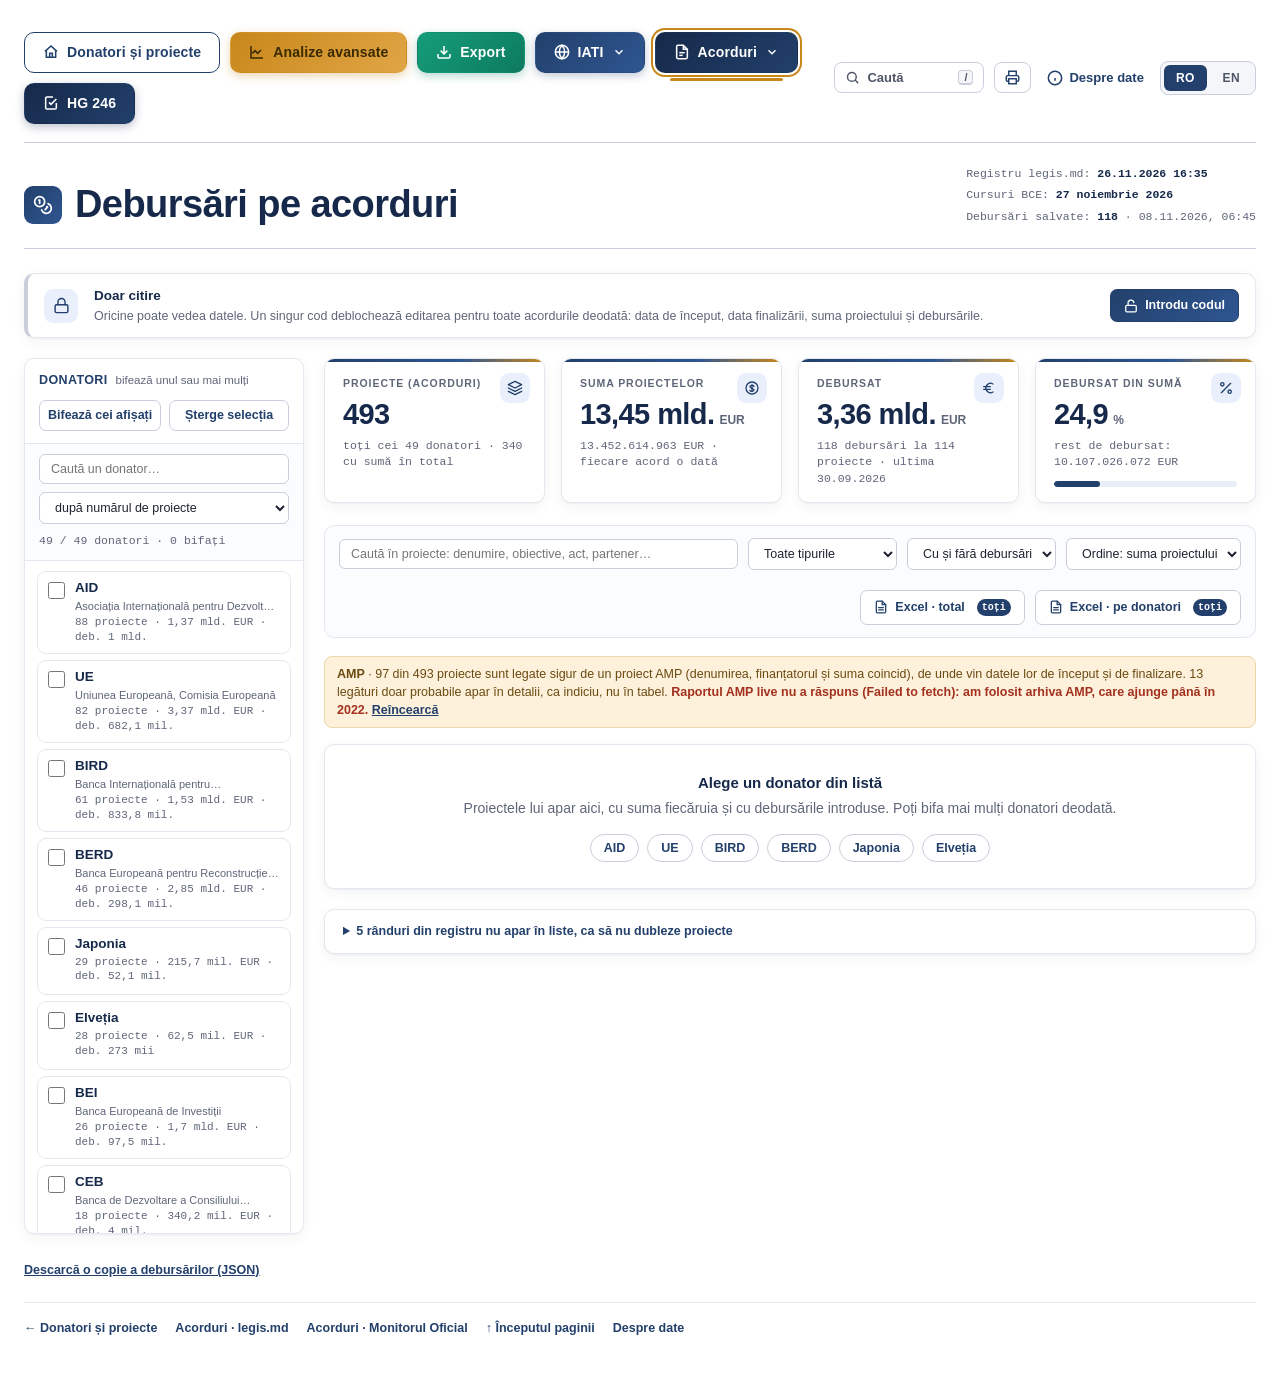
<file: debursari.html>
<!DOCTYPE html>
<html lang="ro">
<head>
<meta charset="utf-8">
<meta name="viewport" content="width=device-width, initial-scale=1">
<title>Debursări pe acorduri — Asistență Externă, Republica Moldova</title>
<meta name="description" content="Acordurile din registrul legis.md, repartizate pe donatori: proiectele fiecăruia, cu obiectivele, data de început și data finalizării, suma lor și debursările introduse manual, cu export în Excel pe donator sau total.">
<meta property="og:title" content="Debursări pe acorduri — Republica Moldova">
<meta property="og:description" content="Acordurile din registrul legis.md, repartizate pe donatori: proiectele fiecăruia, cu obiectivele, data de început și data finalizării, suma lor și debursările introduse manual, cu export în Excel pe donator sau total.">
<meta property="og:image" content="https://nistor.vivi.md/og.png">
<meta property="og:url" content="https://nistor.vivi.md/debursari.html">
<link rel="canonical" href="https://nistor.vivi.md/debursari.html">
<script type="application/ld+json">
{
 "@context": "https://schema.org",
 "@type": "Dataset",
 "name": "Debursări pe acorduri — Republica Moldova",
 "description": "Acordurile de asistență externă din registrul legis.md, repartizate pe donatori, cu suma în euro, proiectele grupate pe componente (grant și împrumut) și debursările din anexele Ministerului Finanțelor.",
 "url": "https://nistor.vivi.md/debursari.html",
 "inLanguage": ["ro", "en"],
 "isAccessibleForFree": true,
 "spatialCoverage": {"@type": "Place", "name": "Republica Moldova"},
 "keywords": ["asistență externă", "Republica Moldova", "debursări", "acorduri", "granturi", "împrumuturi"],
 "creator": {"@type": "Person", "name": "Igor Nistor", "url": "https://github.com/igornistor2013-wq/acorduri"},
 "distribution": [
  {"@type": "DataDownload", "encodingFormat": "application/json", "contentUrl": "https://nistor.vivi.md/date/acorduri_legare.json"},
  {"@type": "DataDownload", "encodingFormat": "application/json", "contentUrl": "https://nistor.vivi.md/date/debursari.json"}
 ]
}
</script>
<meta property="og:type" content="website">
<meta name="twitter:card" content="summary_large_image">
<link rel="icon" href="favicon.svg" type="image/svg+xml">
<link rel="apple-touch-icon" href="apple-touch-icon.png">

<style>
  :root{
    --bg:#ffffff;--panel:#ffffff;--line:#e4e7ef;--line-strong:#c9ceda;
    --ink:#1c2230;--ink-dim:#5f6679;--navy:#22406b;--navy-deep:#16294a;
    --blue-bg:#eaf0fb;--gold:#c8871a;--gold-bg:#fdf1dc;--red:#a3311e;--red-bg:#fbe8e3;
    --green-bg:#e6f4ea;--green-ink:#276c3e;--purple:#6b4a85;--purple-bg:#f1ebf6;
    --teal-ink:#155a52;--teal-bg:#e0f2f0;
    --mono:ui-monospace,'SF Mono','Cascadia Mono','Roboto Mono',Consolas,'Courier New',monospace;
    --radius:10px;--shadow:0 1px 2px rgba(20,30,60,.04), 0 4px 14px rgba(20,30,60,.05);
  }
  *{box-sizing:border-box}
  body{margin:0;background:var(--bg);color:var(--ink);
    font-family:-apple-system,BlinkMacSystemFont,'Segoe UI',Roboto,'Helvetica Neue',Arial,sans-serif;
    font-size:14px;line-height:1.55;-webkit-font-smoothing:antialiased}
  .wrap{max-width:1400px;margin:0 auto;padding:32px 24px 60px}
  @media (max-width:720px){.wrap{padding:16px 12px 40px}}
  button,input,select,textarea{font-family:inherit}
  a{color:var(--navy)}
  [hidden]{display:none !important}

  .top{display:flex;justify-content:space-between;align-items:flex-end;gap:24px;flex-wrap:wrap;
    padding-bottom:22px;margin-bottom:24px;border-bottom:1px solid var(--line-strong)}
  .top > div:first-child{flex:1 1 560px;min-width:0}
  .title-row{display:flex;align-items:center;gap:13px}
  .logo-badge{width:38px;height:38px;border-radius:9px;flex:none;
    background:linear-gradient(135deg,var(--navy),#2f5691);display:flex;align-items:center;justify-content:center}
  .logo-badge svg{width:20px;height:20px;stroke:#fff;fill:none;stroke-width:2.1;stroke-linecap:round;stroke-linejoin:round}
  h1{font-weight:800;font-size:clamp(26px,3.2vw,38px);line-height:1.12;margin:0;color:var(--navy-deep);letter-spacing:-.015em}
  .top-meta{font-family:var(--mono);font-size:11.5px;color:var(--ink-dim);display:flex;flex-direction:column;gap:4px}
  .top-meta b{color:var(--navy-deep);font-weight:700}

  /* bara de acces: cine poate scrie, și ce se întâmplă cu salvarea. Rămâne în capul ferestrei la derulare: deblocarea se face o singură dată, de aici, pentru toate acordurile */
  #sAcces{position:sticky;top:0;z-index:40}
  .acces{display:flex;align-items:center;gap:12px 16px;flex-wrap:wrap;background:var(--panel);border:1px solid var(--line);
    border-radius:var(--radius);box-shadow:var(--shadow);padding:12px 16px;margin-bottom:20px;border-left:4px solid var(--line-strong)}
  .acces.deblocat{border-left-color:var(--green-ink);background:#f6fbf7}
  .acces.nesalvat{border-left-color:var(--gold)}
  .acces.eroare{border-left-color:var(--red);background:#fdf6f4}
  .acces-ico{width:34px;height:34px;border-radius:9px;background:var(--blue-bg);display:flex;align-items:center;justify-content:center;flex:none}
  .acces.deblocat .acces-ico{background:var(--green-bg)}
  .acces-ico svg{width:17px;height:17px;stroke:var(--navy);fill:none;stroke-width:2;stroke-linecap:round;stroke-linejoin:round}
  .acces.deblocat .acces-ico svg{stroke:var(--green-ink)}
  .acces-txt{flex:1 1 320px;min-width:0}
  .acces-txt b{display:block;font-size:13.5px;color:var(--navy-deep)}
  .acces-txt span{display:block;font-size:12.5px;color:var(--ink-dim);line-height:1.45}
  .acces-txt .rau{color:var(--red);font-weight:600}
  .acces-btns{display:flex;gap:8px;flex-wrap:wrap}

  .btn{display:inline-flex;align-items:center;gap:7px;background:var(--panel);border:1px solid var(--line-strong);color:var(--navy);
    font-size:12.5px;font-weight:700;border-radius:7px;padding:8px 13px;cursor:pointer;white-space:nowrap;line-height:1.2}
  .btn svg{width:14px;height:14px;stroke:currentColor;fill:none;stroke-width:2.2;stroke-linecap:round;stroke-linejoin:round;flex:none}
  .btn:hover{background:var(--blue-bg)}
  .btn:focus-visible,.exp:focus-visible,.don input:focus-visible,.chip:focus-visible,.dc:focus-visible,select:focus-visible,input:focus-visible,textarea:focus-visible,.lnk:focus-visible{outline:2px solid var(--gold);outline-offset:2px}
  .btn.p{background:linear-gradient(135deg,var(--navy),#2f5691);border-color:var(--navy);color:#fff}
  .btn.p:hover{filter:brightness(1.1)}
  .btn[disabled]{opacity:.55;cursor:not-allowed}
  .btn.mic{padding:5px 9px;font-size:12px}
  .btn.rosu{color:var(--red);border-color:#e3b8ae}
  .btn.rosu:hover{background:var(--red-bg)}
  .lnk{background:none;border:none;padding:0;color:var(--navy);text-decoration:underline;cursor:pointer;font-size:inherit;font-weight:600}
  .rau{color:var(--red);font-weight:600}

  /* indicatori */
  .kpis{display:grid;grid-template-columns:repeat(auto-fit,minmax(200px,1fr));gap:14px;margin-bottom:20px}
  .kpi{position:relative;display:flex;flex-direction:column;background:var(--panel);border:1px solid var(--line);
    border-radius:var(--radius);box-shadow:var(--shadow);padding:16px 18px 14px;overflow:hidden;min-width:0}
  .kpi::before{content:'';position:absolute;left:0;right:0;top:0;height:3px;background:linear-gradient(90deg,var(--navy) 0%,#2f5691 62%,var(--gold) 100%)}
  .kpi .lbl{font-size:10.5px;letter-spacing:.09em;text-transform:uppercase;color:var(--ink-dim);font-weight:700;line-height:1.4;margin:1px 40px 8px 0}
  .kpi-ico{position:absolute;top:14px;right:14px;width:30px;height:30px;border-radius:9px;background:var(--blue-bg);display:flex;align-items:center;justify-content:center}
  .kpi-ico svg{width:16px;height:16px;stroke:var(--navy);fill:none;stroke-width:2;stroke-linecap:round;stroke-linejoin:round}
  .kpi .val{font-size:29px;font-weight:800;color:var(--navy-deep);line-height:1.1;letter-spacing:-.02em;overflow-wrap:anywhere}
  .kpi .val small{font-size:12px;font-weight:600;color:var(--ink-dim);letter-spacing:0;margin-left:5px}
  .kpi .sub{font-size:11.5px;color:var(--ink-dim);margin-top:7px;font-family:var(--mono);line-height:1.45}
  .kpi .bar{margin-top:10px}

  .panel{background:var(--panel);border:1px solid var(--line);border-radius:var(--radius);box-shadow:var(--shadow);overflow:hidden;margin-bottom:20px}
  .panel-head{display:flex;justify-content:space-between;align-items:center;gap:10px 14px;flex-wrap:wrap;padding:14px 18px;border-bottom:1px solid var(--line)}
  h2{font-size:12.5px;letter-spacing:.03em;text-transform:uppercase;color:var(--navy);margin:0;font-weight:700;display:flex;align-items:center;gap:8px;flex-wrap:wrap}
  h2 small{font-size:11.5px;letter-spacing:0;text-transform:none;font-weight:500;color:var(--ink-dim)}
  .panel-body{padding:16px 18px}
  h3{font-size:12px;letter-spacing:.04em;text-transform:uppercase;color:var(--navy);margin:0 0 9px;font-weight:700}

  /* două coloane: donatorii (lipiți în stânga) și, în dreapta, indicatorii și tabelele */
  .cols{display:grid;grid-template-columns:300px minmax(0,1fr);gap:20px;align-items:start}
  .col-picker{position:sticky;top:calc(var(--acces-h,0px) + 12px);align-self:start;min-width:0}
  .col-picker .panel{margin-bottom:0;display:flex;flex-direction:column;max-height:calc(100vh - 24px)}
  .col-picker .panel-head{padding:12px 14px}
  .col-picker .head-btns{width:100%}
  .col-picker .head-btns .btn{flex:1;justify-content:center;padding:7px 8px}
  .col-picker .picker-tools{padding:10px 14px}
  .col-picker .seek,.col-picker .sel{flex:1 1 100%;min-width:0;max-width:none}
  .col-picker .picker-tools .n{margin-left:0;flex-basis:100%}
  .col-picker .don-lista{grid-template-columns:1fr;max-height:none;flex:1 1 auto;min-height:130px;padding:10px 12px;gap:6px}
  .col-picker .don{padding:8px 10px}
  .col-main{min-width:0}
  @media (max-width:1100px){
    .cols{grid-template-columns:1fr}
    .col-picker{position:static}
    .col-picker .panel{max-height:none;margin-bottom:20px}
    .col-picker .don-lista{grid-template-columns:repeat(auto-fill,minmax(240px,1fr));max-height:300px}
    .col-picker .seek{flex:1 1 200px}
    .col-picker .sel{flex:0 1 auto}
    .col-picker .picker-tools .n{flex-basis:auto;margin-left:auto}
  }

  /* lista donatorilor */
  .picker-tools{display:flex;gap:8px 10px;flex-wrap:wrap;align-items:center;padding:12px 18px;border-bottom:1px solid var(--line);background:#fbfcfe}
  .seek,.sel{border:1px solid var(--line-strong);border-radius:6px;padding:7px 11px;font-size:12.5px;color:var(--ink);background:#fff}
  .seek{min-width:200px;flex:1;max-width:340px}
  .sel{padding-right:6px}
  .picker-tools .n{margin-left:auto;font-family:var(--mono);font-size:11.5px;color:var(--ink-dim)}
  .don-lista{display:grid;grid-template-columns:repeat(auto-fill,minmax(248px,1fr));gap:8px;padding:14px 18px;overflow:auto;align-content:start}
  .don{display:grid;grid-template-columns:auto 1fr;gap:2px 10px;align-items:center;border:1px solid var(--line);border-radius:9px;padding:9px 11px;cursor:pointer;background:#fff;min-width:0}
  .don:hover{background:#f7f9fd;border-color:var(--line-strong)}
  .don.on{background:var(--blue-bg);border-color:var(--navy)}
  .don input{width:17px;height:17px;margin:2px 0 0;accent-color:var(--navy);grid-row:1 / span 3;align-self:start;cursor:pointer}
  .don b{font-size:13.5px;color:var(--navy-deep);line-height:1.25;min-width:0;overflow-wrap:anywhere}
  .don small{grid-column:2;font-size:11px;color:var(--ink-dim);line-height:1.35;font-family:var(--mono);min-width:0;overflow-wrap:anywhere}
  .don .nm{grid-column:2;font-size:11px;color:var(--ink-dim);line-height:1.3;display:-webkit-box;-webkit-line-clamp:1;-webkit-box-orient:vertical;overflow:hidden}
  .gol-msg{padding:26px 18px;text-align:center;color:var(--ink-dim)}
  .gol-msg b{display:block;color:var(--navy-deep);font-size:15px;margin-bottom:4px}
  .chips{display:flex;gap:8px;flex-wrap:wrap;justify-content:center;margin-top:14px}
  .chip{background:#fff;border:1px solid var(--line-strong);border-radius:999px;padding:6px 13px;font-size:12.5px;font-weight:700;color:var(--navy);cursor:pointer}
  .chip:hover{background:var(--blue-bg)}

  .toolbar{display:flex;gap:8px 10px;flex-wrap:wrap;align-items:center;margin:0 0 16px}
  .toolbar .seek{flex:1 1 220px}
  .toolbar .sp{flex:1}

  /* tabelul proiectelor */
  .dsum{font-family:var(--mono);font-size:11.5px;color:var(--ink-dim);display:flex;gap:4px 14px;flex-wrap:wrap}
  .dsum b{color:var(--navy-deep)}
  .head-btns{display:flex;gap:8px;flex-wrap:wrap}
  /* position:relative — textul ascuns pentru cititoare de ecran (.vh, poziționat absolut) din capul tabelului rămâne în panou; altfel ieșea în dreapta lui și lărgea toată pagina */
  .tbl-scroll{overflow-x:auto;position:relative}
  /* lățimea minimă 880 px: tabelul încape în panou pe ecrane de laptop (la 1280 px panoul are ~900 px); sub ea, tabelul se derulează în panou, nu pagina */
  table.deb-tbl{border-collapse:collapse;width:100%;table-layout:fixed;min-width:880px}
  .deb-tbl > thead > tr > th{font-size:10.5px;letter-spacing:.06em;text-transform:uppercase;color:var(--ink-dim);font-weight:700;text-align:left;padding:11px 12px;border-bottom:1px solid var(--line-strong);background:#fbfcfe;line-height:1.3;vertical-align:bottom;overflow-wrap:anywhere}
  .deb-tbl > thead > tr > th.num,.deb-tbl > tbody > tr > td.num{text-align:right}
  .deb-tbl > tbody > tr > td{padding:11px 12px;border-bottom:1px solid var(--line);vertical-align:top}
  .deb-tbl > thead > tr > th:nth-child(1){width:25%}
  .deb-tbl > thead > tr > th:nth-child(2){width:12%}
  .deb-tbl > thead > tr > th:nth-child(3){width:12%}
  .deb-tbl > thead > tr > th:nth-child(4){width:11%}
  .deb-tbl > thead > tr > th:nth-child(5){width:17%}
  .deb-tbl > thead > tr > th:nth-child(6){width:17%}
  .deb-tbl > thead > tr > th:nth-child(7){width:6%}
  /* ecrane de laptop (până la 1360 px): coloanele se reîmpart (suma proiectului și butonul de detalii primesc loc), iar coloana donatorilor se îngustează de la 300 la 280 px */
  @media (max-width:1360px){
    .deb-tbl > thead > tr > th:nth-child(1){width:22%}
    .deb-tbl > thead > tr > th:nth-child(5){width:19%}
    .deb-tbl > thead > tr > th:nth-child(7){width:7%}
  }
  @media (min-width:1101px) and (max-width:1360px){.cols{grid-template-columns:280px minmax(0,1fr)}}
  .th-sub{display:block;text-transform:none;letter-spacing:0;font-weight:500;font-size:10px;margin-top:1px}
  tr.ac{cursor:pointer}
  tr.ac:hover{background:#fafbfd}
  .pname{font-size:13.5px;font-weight:700;color:var(--navy-deep);line-height:1.4;display:-webkit-box;-webkit-line-clamp:3;-webkit-box-orient:vertical;overflow:hidden;overflow-wrap:anywhere}
  .pmeta{margin-top:5px;display:flex;gap:4px 6px;flex-wrap:wrap;align-items:center;font-size:11px;color:var(--ink-dim)}
  tr.deschis .pname{-webkit-line-clamp:unset;overflow:visible}
  .psrc{margin-top:4px;display:flex;gap:4px 6px;flex-wrap:wrap;align-items:center}
  .src{display:inline-block;font-size:10px;font-weight:700;line-height:1.5;padding:0 6px;border-radius:4px;background:#eef0f4;color:#4f5668;white-space:nowrap;text-decoration:none}
  .src.s-oficial{background:var(--green-bg);color:var(--green-ink)}
  .src.s-manual{background:var(--gold-bg);color:#8a5c0d}
  .src.s-amp{background:var(--blue-bg);color:var(--navy)}
  a.src:hover{text-decoration:underline}
  .dcol .src{white-space:normal;line-height:1.35;padding:1px 6px;max-width:100%}      /* în coloanele de date, strâmte, eticheta se rupe pe două rânduri în loc să intre peste coloana vecină */
  .dt{font-family:var(--mono);font-size:12.5px;font-weight:700;color:var(--navy-deep);white-space:nowrap}
  .dt.rau{color:var(--red)}
  .tag{display:inline-block;padding:3px 9px;border-radius:5px;font-size:10.5px;font-weight:700;letter-spacing:.02em;line-height:1.3}
  .t-grant{background:var(--teal-bg);color:var(--teal-ink)}
  .t-imprumut{background:var(--red-bg);color:var(--red)}
  .t-tehnica{background:#e8eef7;color:#3d5a80}
  .t-alt{background:#eef0f4;color:var(--ink-dim)}
  .stg{display:inline-block;padding:2px 8px;border-radius:999px;font-size:10.5px;font-weight:700;white-space:nowrap;background:#eef0f4;color:#4f5668}
  .stg.vig{background:var(--green-bg);color:var(--green-ink)}
  .stg.prm,.stg.rat{background:var(--blue-bg);color:var(--navy)}
  .stg.plg,.stg.sem{background:var(--gold-bg);color:#8a5c0d}
  .cof{font-family:var(--mono);font-size:10.5px;color:var(--ink-dim)}
  .amt{font-family:var(--mono);font-weight:700;color:var(--navy);font-size:13px;white-space:nowrap}
  .amt .cur{font-size:11px;font-weight:600;color:var(--ink-dim)}
  .amt-sub{font-family:var(--mono);font-size:10.5px;color:var(--ink-dim);margin-top:3px;line-height:1.4}
  .amt-sub.nuadun{color:#8a5c0d}
  .amt-src{border-bottom:1px dotted currentColor;cursor:help}
  .nil{color:var(--line-strong);font-weight:400}
  .bar{height:6px;border-radius:3px;background:#e8edf6;overflow:hidden;margin-top:7px}
  .bar i{display:block;height:100%;border-radius:3px;background:var(--navy)}
  .bar.peste i{background:var(--red)}
  .pct{font-family:var(--mono);font-size:10.5px;color:var(--ink-dim);margin-top:3px}
  .pct b{color:var(--navy-deep)}
  .exp{background:none;border:1px solid var(--line-strong);border-radius:6px;width:34px;height:30px;color:var(--navy);cursor:pointer;display:inline-flex;align-items:center;justify-content:center}
  .exp svg{width:14px;height:14px;stroke:currentColor;fill:none;stroke-width:2.4;stroke-linecap:round;stroke-linejoin:round;transition:transform .15s}
  tr.deschis .exp svg{transform:rotate(180deg)}
  .exp:hover{background:var(--blue-bg)}
  td.act{text-align:center}
  .badge{display:inline-block;min-width:17px;padding:0 5px;border-radius:9px;background:var(--navy);color:#fff;font-size:10px;font-weight:800;line-height:17px;margin-left:5px;font-family:var(--mono)}

  /* fișa proiectului (în fereastra proiectului, mai jos). Cartonașele (descriere, date esențiale, perioadă, parcursul acordului) curg în două coloane echilibrate pe ecran
     lat și într-una pe ecran îngust, în aceeași ordine; apoi debursările pe toată lățimea și, după deblocare, formularele. Fiecare parte e un cartonaș alb cu titlu mic.
     Sursele se văd ca etichete mici cu link; citatele din surse nu se afișează. */
  .fisa-cols{column-count:2;column-gap:16px;margin-bottom:14px}
  .fisa-cols > .fs{break-inside:avoid;-webkit-column-break-inside:avoid;margin:0 0 14px}
  .fisa-cols > .fs:last-child{margin-bottom:0}                  /* spațiul de sub coloane e al containerului: în coloane, marginea de jos a ultimului cartonaș se pierde la ruptura de coloană */
  .fisa-jos{display:grid;grid-template-columns:minmax(0,1fr) minmax(0,1fr);gap:14px 16px;align-items:start}
  .fisa-jos > .fs-deb{grid-column:1 / -1}
  .fisa-jos.solo{grid-template-columns:minmax(0,1fr)}
  @media (max-width:900px){
    .fisa-cols{column-count:1}
    .fisa-jos{grid-template-columns:minmax(0,1fr)}
  }
  .fs{background:#fff;border:1px solid #dbe2f0;border-radius:10px;padding:14px 16px 16px;min-width:0}
  .fisa h3{display:flex;align-items:center;gap:10px;margin:0 0 12px;font-size:11px;letter-spacing:.07em;text-transform:uppercase;font-weight:800;color:var(--navy)}
  .fisa h3::after{content:'';order:1;flex:1 1 0;min-width:8px;height:1px;background:var(--line)}
  .fs-t{flex:none}
  .fs-s{order:2;flex:none;text-transform:none;letter-spacing:0;font-weight:500;font-size:11.5px;color:var(--ink-dim);white-space:nowrap}
  /* descrierea (obiectivele): textul mare, apoi sursa și titlul oficial al acordului */
  .dd-t{font-size:14.5px;color:#232b45;line-height:1.65;overflow-wrap:anywhere;max-width:80ch}
  .dd-t.gol{color:var(--ink-dim);font-style:italic;font-size:13.5px}
  .det-desc .psrc{margin-top:10px}
  .fs-titlu{margin-top:14px;padding-top:11px;border-top:1px solid var(--line);font-size:12px;line-height:1.5;color:var(--ink-dim);overflow-wrap:anywhere}
  .fs-titlu span{display:block;margin-bottom:2px;font-size:10.5px;letter-spacing:.06em;text-transform:uppercase;font-weight:700}
  /* în fereastra unei componente a unui proiect cu grant și împrumut: toate componentele proiectului, cea curentă marcată; celelalte se deschid cu un clic */
  .det-comp{display:flex;flex-wrap:wrap;align-items:center;gap:6px 8px;margin:0 0 14px;padding-bottom:13px;border-bottom:1px dashed var(--line-strong)}
  .dc-l{font-size:11px;letter-spacing:.05em;text-transform:uppercase;font-weight:700;color:var(--ink-dim);margin-right:4px}
  .dc{font:inherit;font-size:12.5px;font-weight:700;line-height:1.3;text-align:left;border:1px solid var(--line-strong);border-radius:999px;padding:5px 13px;background:#fff;color:var(--navy)}
  button.dc{cursor:pointer}
  button.dc:hover{background:var(--blue-bg)}
  .dc.cur{background:var(--navy);border-color:var(--navy);color:#fff}
  .dc{display:inline-flex;flex-direction:column;gap:1px;border-radius:10px;padding:7px 14px 7px 32px;position:relative;min-width:128px}
  .dc b{font-weight:700;font-size:12.5px}
  .dc small{font-family:var(--mono);font-size:11px;font-weight:600;color:var(--ink-dim)}
  .dc.cur small{color:#cfd9ec}
  /* „bifa” de la începutul fiecărei componente: plină la cea afișată, goală la celelalte */
  .dc::before{content:'';position:absolute;left:10px;top:50%;width:14px;height:14px;margin-top:-7px;border:2px solid var(--line-strong);border-radius:4px;background:#fff}
  .dc.cur::before{background:#fff var(--bifa-ico,none);border-color:#fff}
  .dc.cur::after{content:'';position:absolute;left:14.5px;top:50%;width:4px;height:8px;margin-top:-6px;border:solid var(--navy);border-width:0 2px 2px 0;transform:rotate(45deg)}
  .dc-l small{text-transform:none;letter-spacing:0;font-weight:500}
  /* listele de date (date esențiale, perioadă): eticheta la stânga, valoarea la dreapta, rânduri despărțite de o linie fină */
  .fapte{margin:0;display:grid;grid-template-columns:104px minmax(0,1fr);column-gap:14px;font-size:13px;color:#2b3350}
  .fapte dt{margin:0;padding:8px 0;border-top:1px solid var(--line);color:var(--ink-dim);font-size:12px;font-weight:600;line-height:1.45;overflow-wrap:anywhere}
  .fapte dd{margin:0;padding:8px 0;border-top:1px solid var(--line);min-width:0;overflow-wrap:anywhere;line-height:1.45}
  .fapte > :nth-child(-n+2){border-top:none;padding-top:0}
  .fapte .nil{color:var(--ink-dim)}
  .fapte .psrc{display:inline-flex;margin:0 0 0 8px;vertical-align:baseline}
  .fp-don + .fp-don{margin-top:7px}
  .fp-don b{color:var(--navy-deep)}
  .fp-v,.dp-v{font-family:var(--mono);font-weight:700;color:var(--navy-deep);font-size:13px}
  .fp-eur{display:inline-block;margin-left:8px;font-family:var(--mono);font-size:12px;color:var(--ink-dim)}
  .fp-s{display:block;margin-top:1px;font-size:11.5px;font-weight:400;color:var(--ink-dim);line-height:1.4}
  .dp-n{margin-top:4px;font-size:11.5px;color:var(--ink-dim);line-height:1.45}
  .dp-n.avert{color:#8a5c0d}
  .sit{display:inline-block;padding:2px 10px;border-radius:999px;font-size:11.5px;font-weight:700;background:#eef0f4;color:#4f5668}
  .sit.in-curs{background:var(--green-bg);color:var(--green-ink)}
  .sit.urmeaza{background:var(--blue-bg);color:var(--navy)}
  .sit.incheiat{background:var(--gold-bg);color:#8a5c0d}
  /* parcursul acordului: actele din registru în ordinea datelor, pe o linie verticală; ultimul pas e punctul plin */
  .cale{list-style:none;margin:0;padding:0}
  .pas{position:relative;display:grid;grid-template-columns:78px minmax(0,1fr);column-gap:24px;padding:0 0 14px}
  .pas:last-child{padding-bottom:0}
  .pas::before{content:'';position:absolute;left:85px;top:4px;width:10px;height:10px;box-sizing:border-box;border:2px solid var(--navy);border-radius:50%;background:#fff}
  .pas::after{content:'';position:absolute;left:89px;top:16px;bottom:-2px;width:2px;background:var(--line-strong)}
  .pas:last-child::after{display:none}
  .pas:last-child::before{background:var(--navy)}
  .pas-mai::before{left:87px;top:8px;width:6px;height:6px;border:none;background:var(--line-strong)}
  .pas-d{font-family:var(--mono);font-size:12px;font-weight:700;color:var(--navy-deep);padding-top:1px;white-space:nowrap}
  .pas-c{min-width:0}
  .pas-t{font-size:13px;font-weight:700;color:var(--navy-deep);line-height:1.4}
  .pas-a{margin-top:1px;font-size:12px;color:var(--ink-dim);line-height:1.45;overflow-wrap:anywhere}
  .pas-a a{font-family:var(--mono);font-size:11.5px;color:var(--navy);text-decoration:none;border-bottom:1px solid var(--line-strong)}
  .pas-a a:hover{border-bottom-color:var(--navy)}
  .pas-mai .lnk,.cale-rest{font-size:12.5px}
  .cale-rest{display:block;margin:12px 0 0 102px}
  table.deb-ent{border-collapse:collapse;width:100%;font-size:12.5px;background:#fff;border:1px solid var(--line);border-radius:8px;overflow:hidden}
  .deb-ent th{font-size:10px;letter-spacing:.06em;text-transform:uppercase;color:var(--ink-dim);font-weight:700;text-align:left;padding:7px 10px;border-bottom:1px solid var(--line-strong);background:#f5f7fb}
  .deb-ent td{padding:7px 10px;border-bottom:1px solid var(--line);vertical-align:middle}
  .deb-ent .num{text-align:right;font-family:var(--mono);white-space:nowrap}
  .deb-ent tfoot td{font-weight:700;color:var(--navy-deep);background:#f5f7fb;border-bottom:none}
  .deb-ent .ea{text-align:right;white-space:nowrap;width:1%}
  .deb-ent .nota{color:#39405a;overflow-wrap:anywhere}
  .deb-ent input,.deb-ent select{width:100%;min-width:0;border:1px solid var(--line-strong);border-radius:5px;padding:5px 7px;font-size:12.5px;background:#fff}
  .deb-ent tr.conf td{background:var(--red-bg)}
  .nes{display:inline-block;font-size:10px;font-weight:700;color:#8a5c0d;background:var(--gold-bg);border-radius:4px;padding:0 6px;margin-left:6px;white-space:nowrap}
  .nimic{font-size:12.5px;color:var(--ink-dim);padding:10px 0}
  form.frm{display:grid;grid-template-columns:1fr 1fr;gap:10px 12px;position:relative}
  form.frm label{display:flex;flex-direction:column;gap:3px;font-size:11px;font-weight:700;color:var(--ink-dim);letter-spacing:.04em;text-transform:uppercase;min-width:0}
  form.frm label.w,form.frm .full{grid-column:1 / -1}
  form.frm input,form.frm select,form.frm textarea{border:1px solid var(--line-strong);border-radius:6px;padding:8px 10px;font-size:13.5px;color:var(--ink);background:#fff;min-width:0;width:100%;text-transform:none;letter-spacing:0;font-weight:400}
  form.frm input:disabled,form.frm select:disabled,form.frm textarea:disabled{background:#f1f3f8;color:#8a91a3;cursor:not-allowed}
  form.frm input[aria-invalid="true"],form.frm textarea[aria-invalid="true"]{border-color:var(--red);background:#fffafa}
  form.frm textarea{resize:vertical;min-height:84px;line-height:1.45}
  form.frm .cnt{align-self:flex-end;font-family:var(--mono);font-size:10.5px;font-weight:400;letter-spacing:0;text-transform:none;color:var(--ink-dim)}
  form.frm .hint,.hint{font-size:11.5px;color:var(--ink-dim);line-height:1.45}
  .prev{font-family:var(--mono);font-size:11.5px;color:var(--navy-deep);min-height:17px}
  .ferr{font-size:12px;color:var(--red);font-weight:600;min-height:0}
  .ferr:empty{display:none}
  /* editarea în tabel (după deblocare): creionul de lângă dată și sumă, câmpurile din rând și bara cu notă, Salvează și Anulează */
  .edt{display:inline-flex;align-items:center;justify-content:center;width:22px;height:22px;margin-left:5px;vertical-align:middle;background:none;border:1px solid transparent;border-radius:5px;color:var(--ink-dim);cursor:pointer;padding:0}
  .edt svg{width:12px;height:12px;stroke:currentColor;fill:none;stroke-width:2.2;stroke-linecap:round;stroke-linejoin:round}
  .edt:hover,.edt:focus-visible{color:var(--navy);background:var(--blue-bg);border-color:var(--line-strong)}
  tr.ac.edit,tr.ac.edit:hover{background:#fffdf4}
  /* proiect cu grant și împrumut: un singur rând (denumirea comună, sumele pe componente și totalul); acordurile componente se deschid sub el */
  tr.pg{cursor:pointer}
  tr.pg:hover{background:#fafbfd}
  tr.pg.deschis{background:#f7f9fd}
  tr.pg.deschis > td{border-bottom-color:transparent}
  tr.pg > td:first-child{box-shadow:inset 3px 0 0 var(--navy)}
  tr.ac.sub{background:#fcfdff}
  tr.ac.sub:hover,tr.ac.sub.deschis{background:#f7f9fd}
  tr.ac.sub.edit,tr.ac.sub.edit:hover{background:#fffdf4}
  tr.ac.sub > td:first-child{padding-left:26px;box-shadow:inset 3px 0 0 var(--line-strong)}
  tr.ac.sub .pname{font-size:12.5px;font-weight:600}
  .grp-t{font-weight:600;color:#39405a}
  .tags{display:flex;flex-direction:column;align-items:flex-start;gap:5px}
  .tag.mic{font-size:9.5px;padding:1px 6px}
  .split{display:flex;flex-direction:column;align-items:flex-end;gap:9px}
  .sp-t{display:flex;flex-direction:column;align-items:flex-end;gap:3px;min-width:0}
  .sp-tot{display:flex;flex-direction:column;align-items:flex-end;gap:2px;align-self:stretch;border-top:1px solid var(--line-strong);padding-top:7px}
  .sp-l{font-size:9.5px;letter-spacing:.08em;text-transform:uppercase;color:var(--ink-dim);font-weight:700}
  .re-in{width:100%;min-width:0;border:1px solid var(--line-strong);border-radius:5px;padding:5px 6px;font-size:12px;font-family:var(--mono);background:#fff;color:var(--ink);text-align:left}
  select.re-in{margin-top:5px}
  .re-in[aria-invalid="true"]{border-color:var(--red);background:#fffafa}
  .re-reg{font-family:var(--mono);font-size:10.5px;color:var(--ink-dim);margin-top:4px;line-height:1.4;text-align:left}
  tr.re > td{background:#fffdf4;padding:8px 12px 12px;border-bottom:1px solid var(--line-strong);cursor:default}
  .re-bar{display:flex;align-items:flex-end;gap:8px 12px;flex-wrap:wrap}
  .re-bar label{flex:1 1 280px;display:flex;flex-direction:column;gap:3px;font-size:11px;font-weight:700;color:var(--ink-dim);letter-spacing:.04em;text-transform:uppercase;min-width:0}
  .re-bar label input{border:1px solid var(--line-strong);border-radius:6px;padding:7px 9px;font-size:13px;text-transform:none;letter-spacing:0;font-weight:400;color:var(--ink);background:#fff;width:100%;min-width:0}
  .re-bar .re-btns{display:flex;gap:8px;flex-wrap:wrap}
  .re-bar .ferr{flex:1 1 100%}

  .amp-st{background:var(--blue-bg);border:1px solid #cfdcf3;border-radius:8px;padding:8px 12px;margin:0 0 16px;font-size:12.5px;color:#2b3a5a;line-height:1.45}
  .amp-st.eroare,.amp-st.avert{background:var(--gold-bg);border-color:#ecd7a8;color:#6b4a10}
  .amp-st.lucru::before{content:'';display:inline-block;vertical-align:-2px;margin-right:8px;width:12px;height:12px;border-radius:50%;border:2px solid var(--navy);border-top-color:transparent;animation:inv .8s linear infinite}
  @keyframes inv{to{transform:rotate(360deg)}}
  @media (prefers-reduced-motion:reduce){.amp-st.lucru::before{animation:none}}
  details.omise{border:1px solid var(--line);border-radius:var(--radius);background:var(--panel);box-shadow:var(--shadow);margin:0 0 20px}
  details.omise.avert{border-color:#ecd7a8;background:#fffcf5}
  details.omise > summary{cursor:pointer;padding:12px 18px;font-weight:700;color:var(--navy);font-size:12.5px}
  details.omise > p{margin:0;padding:0 18px 6px;font-size:12.5px;color:var(--ink-dim)}
  details.omise > ul{margin:0;padding:0 18px 14px 36px;font-size:12.5px;color:#39405a}
  details.omise li{margin:9px 0}
  details.omise a{color:var(--navy)}
  .om-m{font-size:12px;color:var(--ink-dim);line-height:1.45}
  .panel[data-d]{scroll-margin-top:calc(var(--acces-h,0px) + 10px)}
  .note{font-size:12.5px;color:var(--ink-dim);line-height:1.6;max-width:120ch;margin:26px 0 0}
  .note p{margin:0 0 8px}
  .footer-nav{display:flex;flex-wrap:wrap;gap:6px 18px;margin-top:22px;padding-top:16px;border-top:1px solid var(--line);font-size:12.5px}
  .footer-nav a{color:var(--navy);text-decoration:none;font-weight:600}
  .footer-nav a:hover{text-decoration:underline}
  /* ecran tactil: ținte de apăsat ceva mai mari; pe mouse nimic nu se schimbă */
  @media (pointer:coarse){
    .footer-nav a{display:inline-block;padding:7px 0}
    .lnk{padding:7px 2px}
  }
  .vh{position:absolute;width:1px;height:1px;overflow:hidden;clip:rect(0 0 0 0);white-space:nowrap}
  .eroare-mare{padding:34px 20px;text-align:center}
  .eroare-mare b{display:block;font-size:16px;color:var(--red);margin-bottom:6px}

  /* fereastra proiectului: detaliile unui proiect se deschid într-o fereastră separată, mai mică, deasupra paginii (nu în tabel, între proiectele vecine). Sus un antet care
     rămâne pe loc (tipul, situația, denumirea, „Închide” și, la un proiect cu grant și împrumut, pastilele componentelor); dedesubt fișa, care se derulează în fereastră.
     Pagina din spate nu se derulează cât e deschisă. Pe telefon fereastra ocupă tot ecranul. */
  html.fisa-deschisa{overflow:hidden}
  dialog#fisa{width:min(1000px,calc(100vw - 32px));max-width:none;max-height:calc(100vh - 40px);max-height:calc(100dvh - 40px);overflow:hidden;border-radius:14px;background:#fff}
  dialog#fisa[open]{display:flex;flex-direction:column}
  dialog#fisa::backdrop{background:rgba(15,25,45,.55)}
  @media (prefers-reduced-motion:no-preference){dialog#fisa[open]{animation:fw-apare .14s ease-out}}
  @keyframes fw-apare{from{opacity:0}to{opacity:1}}
  .fw{display:flex;flex-direction:column;flex:1 1 auto;min-height:0}
  .fw-cap{flex:none;padding:14px 20px 14px;background:#fff;border-bottom:1px solid var(--line-strong)}
  .fw-bar{display:flex;align-items:center;justify-content:space-between;gap:12px;margin-bottom:9px}
  .fw-tags{display:flex;flex-wrap:wrap;align-items:center;gap:6px;min-width:0}
  .fw-titlu{display:block;margin:0;font-size:19px;line-height:1.3;font-weight:800;letter-spacing:-.01em;text-transform:none;color:var(--navy-deep);overflow-wrap:anywhere}
  .fw-titlu:focus{outline:none}
  .fw-meta{margin-top:6px;font-size:12px;line-height:1.5;color:var(--ink-dim)}
  .fw-meta b{color:var(--navy-deep)}
  .fw-x{flex:none}
  .fw-intro .det-comp{margin:12px 0 0;padding:11px 0 0;border-bottom:none;border-top:1px dashed var(--line-strong)}
  .fw-corp{flex:1 1 auto;min-height:0;overflow-y:auto;overscroll-behavior:contain;padding:18px 20px 22px;background:#fbfcfe}
  /* telefon: ecran întreg; sus rămâne doar bara cu tipul și „Închide”, iar denumirea, componentele și fișa se derulează împreună */
  @media (max-width:820px){
    dialog#fisa{width:100vw;max-width:100vw;height:100vh;height:100dvh;max-height:100vh;max-height:100dvh;margin:0;border-radius:0}
    .fw{overflow-y:auto;overscroll-behavior:contain}
    .fw-cap{display:contents}
    .fw-bar{flex:none;position:sticky;top:0;z-index:3;margin:0;padding:8px 12px;background:#fff;border-bottom:1px solid var(--line-strong)}
    .fw-intro{flex:none;padding:12px 14px;background:#fff;border-bottom:1px solid var(--line-strong)}
    .fw-titlu{font-size:16.5px}
    .fw-corp{flex:1 0 auto;overflow:visible;padding:12px 12px 18px}
  }

  /* fereastra codului */
  dialog{border:none;border-radius:14px;padding:0;width:min(520px,calc(100vw - 24px));box-shadow:0 20px 60px rgba(10,20,40,.35);color:var(--ink)}
  dialog::backdrop{background:rgba(15,25,45,.5)}
  .dlg-in{padding:22px 24px 20px}
  .dlg-in h2{font-size:15px;text-transform:none;letter-spacing:0;margin:0 0 6px;color:var(--navy-deep)}
  .dlg-in p{margin:0 0 12px;font-size:13px;color:#39405a}
  .dlg-in label{display:block;font-size:11px;font-weight:700;color:var(--ink-dim);letter-spacing:.04em;text-transform:uppercase;margin:12px 0 4px}
  .dlg-in input[type=password],.dlg-in input[type=text]{width:100%;border:1px solid var(--line-strong);border-radius:7px;padding:10px 12px;font-size:14px;font-family:var(--mono);background:#fff}
  .dlg-in .rand{display:flex;align-items:center;gap:8px;margin-top:12px;font-size:13px}
  .dlg-in .rand input{width:16px;height:16px;accent-color:var(--navy)}
  .dlg-in .acte-dlg{display:flex;gap:8px;justify-content:flex-end;margin-top:18px;flex-wrap:wrap}
  .dlg-in .ferr{margin-top:10px}
  .dlg-in details{margin-top:14px;font-size:12.5px;color:#39405a;border-top:1px solid var(--line);padding-top:10px}
  .dlg-in summary{cursor:pointer;font-weight:700;color:var(--navy)}
  .dlg-in ol{margin:8px 0 0;padding-left:20px}
  .dlg-in li{margin:3px 0}
  .dlg-in code{font-family:var(--mono);font-size:11.5px;background:#f1f3f8;border-radius:4px;padding:0 4px}

  /* Un proiect cu grant și împrumut deschis în tabel (rândul proiectului și componentele lui) e un bloc încadrat: bară albastră în stânga, linie albastră sus și jos și
     fundal albastru-deschis, ca să nu se confunde cu proiectele din jur; se încheie sub ultima componentă. Detaliile unui proiect nu se mai deschid în tabel: au fereastra lor
     (mai jos). Bara e un fundal al celulei (nu o umbră interioară), cu originea în marginea celulei: acoperă și linia de 1 px dintre rânduri, deci rămâne continuă de sus până jos. */
  @media (min-width:821px){
    .deb-tbl > tbody > tr.pg.deschis{background:var(--blue-bg)}
    .deb-tbl > tbody > tr.pg.deschis > td{border-top:2px solid var(--navy)}
    .deb-tbl > tbody > tr.ac.sub{background:#f4f7fc}
    .deb-tbl > tbody > tr.ac.sub:hover{background:var(--blue-bg)}
    .deb-tbl > tbody > tr.ac.edit,.deb-tbl > tbody > tr.ac.edit:hover,.deb-tbl > tbody > tr.ac.sub.edit,.deb-tbl > tbody > tr.ac.sub.edit:hover{background:#fffdf4}
    .deb-tbl > tbody > tr.pg.deschis > td:first-child,.deb-tbl > tbody > tr.ac.sub > td:first-child,.deb-tbl > tbody > tr.re.sub > td{box-shadow:none;background-image:linear-gradient(var(--navy),var(--navy));background-repeat:no-repeat;background-size:4px 100%;background-origin:border-box}
    .deb-tbl > tbody > tr.sub + tr:not(.sub) > td{border-top:2px solid var(--navy)}
    .deb-tbl > tbody > tr.sub:last-child > td{border-bottom:2px solid var(--navy)}
  }

  /* telefon: tabelul devine o listă de cartonașe */
  @media (max-width:820px){
    .tbl-scroll{overflow:visible;padding-bottom:14px}
    table.deb-tbl{min-width:0;display:block}
    .deb-tbl > thead{display:none}
    .deb-tbl > tbody{display:block}
    .deb-tbl > tbody > tr.ac,.deb-tbl > tbody > tr.pg{display:grid;grid-template-columns:1fr 1fr;gap:2px 12px;border:1px solid var(--line);border-radius:10px;margin:10px 12px 0;padding:10px 12px 12px;background:#fff}
    .deb-tbl > tbody > tr.ac > td,.deb-tbl > tbody > tr.pg > td{display:block;border:none;padding:4px 0;min-width:0;text-align:left !important}
    .deb-tbl > tbody > tr.ac > td:nth-child(1),.deb-tbl > tbody > tr.ac > td:nth-child(6),.deb-tbl > tbody > tr.pg > td:nth-child(1),.deb-tbl > tbody > tr.pg > td:nth-child(6){grid-column:1 / -1}
    .deb-tbl > tbody > tr.ac > td[data-l]::before,.deb-tbl > tbody > tr.pg > td[data-l]::before{content:attr(data-l);display:block;font-size:9.5px;letter-spacing:.08em;text-transform:uppercase;color:var(--ink-dim);font-weight:700;margin-bottom:2px}
    .deb-tbl > tbody > tr.ac > td.act,.deb-tbl > tbody > tr.pg > td.act{grid-column:1 / -1;text-align:right !important}
    /* proiectul cu grant și împrumut: cartonaș cu bară în stânga; acordurile lui, cartonașe mai înguste sub el */
    .deb-tbl > tbody > tr.pg{border-left:4px solid var(--navy)}
    .deb-tbl > tbody > tr.pg.deschis{background:var(--blue-bg);border-color:var(--navy);margin-top:22px}
    .deb-tbl > tbody > tr.pg > td:first-child,.deb-tbl > tbody > tr.ac.sub > td:first-child{box-shadow:none;padding-left:0}
    .deb-tbl > tbody > tr.ac.sub{margin-left:24px;border-left:4px solid var(--navy);background:#f4f7fc}
    .deb-tbl > tbody > tr.sub + tr:not(.sub){margin-top:22px}
    .split,.sp-t,.sp-tot{align-items:flex-start}
    .exp{width:auto;padding:0 12px}
    .deb-tbl > tbody > tr.ac.edit{border-color:var(--gold);border-bottom:none;border-bottom-left-radius:0;border-bottom-right-radius:0;padding-bottom:4px}
    .deb-tbl > tbody > tr.re{display:block;margin:0 12px}
    .deb-tbl > tbody > tr.re > td{display:block;border:1px solid var(--gold);border-top:none;border-radius:0 0 10px 10px;padding:12px}
    .deb-ent{font-size:12px}
    .deb-ent th:nth-child(3),.deb-ent td:nth-child(3){display:none}
    .panel-head{padding:12px 14px}
    .col-picker .don-lista{padding:12px}
    form.frm{grid-template-columns:1fr}
    .acces{padding:8px 12px;gap:8px 12px;margin-bottom:12px}
    .acces-ico{display:none}
    .acces:not(.eroare) .acces-txt span{display:-webkit-box;-webkit-line-clamp:2;-webkit-box-orient:vertical;overflow:hidden}
    .acces-txt{flex-basis:200px}
  }
  /* aspect (doar ecran): spațieri și ierarhie mai clare; culorile și fonturile rămân cele de mai sus */
  @media screen{
    .kpis{gap:16px;margin-bottom:22px}
    .don{transition:background .12s,border-color .12s,box-shadow .12s}
    .don:hover{box-shadow:0 1px 4px rgba(20,30,60,.08)}
    /* bara de filtre: un card; căutarea și filtrele pe primul rând, cele două butoane Excel împreună, la dreapta, pe al doilea */
    .toolbar{background:#fbfcfe;border:1px solid var(--line);border-radius:var(--radius);padding:12px 14px;gap:10px;margin-bottom:18px}
    .toolbar .seek{flex:1 1 260px;max-width:none}
    .toolbar .sel{flex:0 0 auto}
    .toolbar .sp{flex:0 0 100%;height:0;margin:-2px 0}
    .toolbar .btn:nth-of-type(1){margin-left:auto}
    /* panoul unui donator: cap cu acronim mare și indicatori în cartonașe */
    .panel[data-d]{border-top:3px solid var(--navy)}
    .panel[data-d] > .panel-head{padding:16px 20px;background:#fbfcfe;align-items:flex-start}
    .panel[data-d] > .panel-head > div:first-child{display:flex;flex-direction:column;gap:10px;min-width:0;flex:1 1 480px}
    .panel[data-d] > .panel-head > .head-btns{margin-left:auto;flex:none}
    .panel[data-d] > .panel-head h2{font-size:19px;text-transform:none;letter-spacing:-.005em;color:var(--navy-deep);font-weight:800;align-items:baseline;gap:4px 10px}
    .panel[data-d] > .panel-head h2 small{font-size:12.5px;font-weight:500}
    .dsum{gap:8px}
    .dsum > span{display:inline-block;background:#fff;border:1px solid var(--line);border-radius:8px;padding:5px 11px;line-height:1.35}
    .dsum > span b{font-size:13px}
    /* tabelul proiectelor */
    .deb-tbl > thead > tr > th{padding:12px;background:#f5f7fb}
    .deb-tbl > tbody > tr > td{padding:14px 12px}
    tr.ac:hover{background:#f6f9fe}
    .pname{font-size:14px;line-height:1.45}
    .pmeta{margin-top:7px;gap:5px 7px}
  }
  @media screen and (min-width:1361px){.cols{gap:24px}}
  @media screen and (max-width:720px){
    .toolbar{padding:10px}
    .toolbar .sel{flex:1 1 140px}
    .toolbar .btn,.toolbar .btn:nth-of-type(1){flex:1 1 100%;justify-content:center;margin-left:0}
    .panel[data-d] > .panel-head{padding:14px}
    .panel[data-d] > .panel-head > .head-btns{margin-left:0;flex:1 1 100%}
  }
  @media print{
    .acces,.col-picker,.toolbar,.head-btns,.exp,.btn,.edt,tr.re,form.frm,.footer-nav,.amp-st{display:none !important}
    .cols{display:block}
    .panel{break-inside:auto;box-shadow:none}
    table.deb-tbl{min-width:0}
    .tbl-scroll{overflow:visible}
  }
</style>
</head>
<body>
<div class="wrap">
  <script src="meniu.js" data-pagina="debursari"></script>

  <div id="debRoot" data-no-tr>
    <header class="top">
      <div>
        <div class="title-row">
          <div class="logo-badge" aria-hidden="true">
            <svg viewBox="0 0 24 24"><circle cx="8" cy="8" r="6"/><path d="M18.09 10.37A6 6 0 1 1 10.34 18"/><path d="M7 6h1v4"/><path d="m16.71 13.88.7.71-2.82 2.82"/></svg>
          </div>
          <h1 id="tTitlu">Debursări pe acorduri</h1>
        </div>
      </div>
      <div class="top-meta" id="topMeta"></div>
    </header>

    <noscript><div class="panel"><div class="gol-msg"><b>Pagina are nevoie de JavaScript</b>Activează-l ca să vezi acordurile și debursările.</div></div></noscript>

    <div id="sAcces"></div>
    <div class="cols">
      <aside class="col-picker" id="sPicker"></aside>
      <div class="col-main">
        <div id="sKpi"></div>
        <div id="sTool"></div>
        <div id="sAmp"></div>
        <div id="sRez"></div>
        <div id="sOrfane"></div>
        <div id="sOmise"></div>
      </div>
    </div>
    <div id="sNote"></div>

    <nav class="footer-nav" id="sNav"></nav>
    <div class="vh" role="status" aria-live="polite" id="live"></div>
  </div>
</div>

<dialog id="fisa" data-no-tr aria-labelledby="fisaTitlu"></dialog>
<dialog id="dlg" data-no-tr aria-labelledby="dlgTitlu"></dialog>

<script src="traducere.js" defer></script>
<script src="debursari.js?v=2026-11-10f"></script>
<script src="legatura-amp.js"></script>
<script src="amp-date.js"></script>
<script src="debursari-ui.js?v=2026-11-10f"></script>
</body>
</html>
</file>
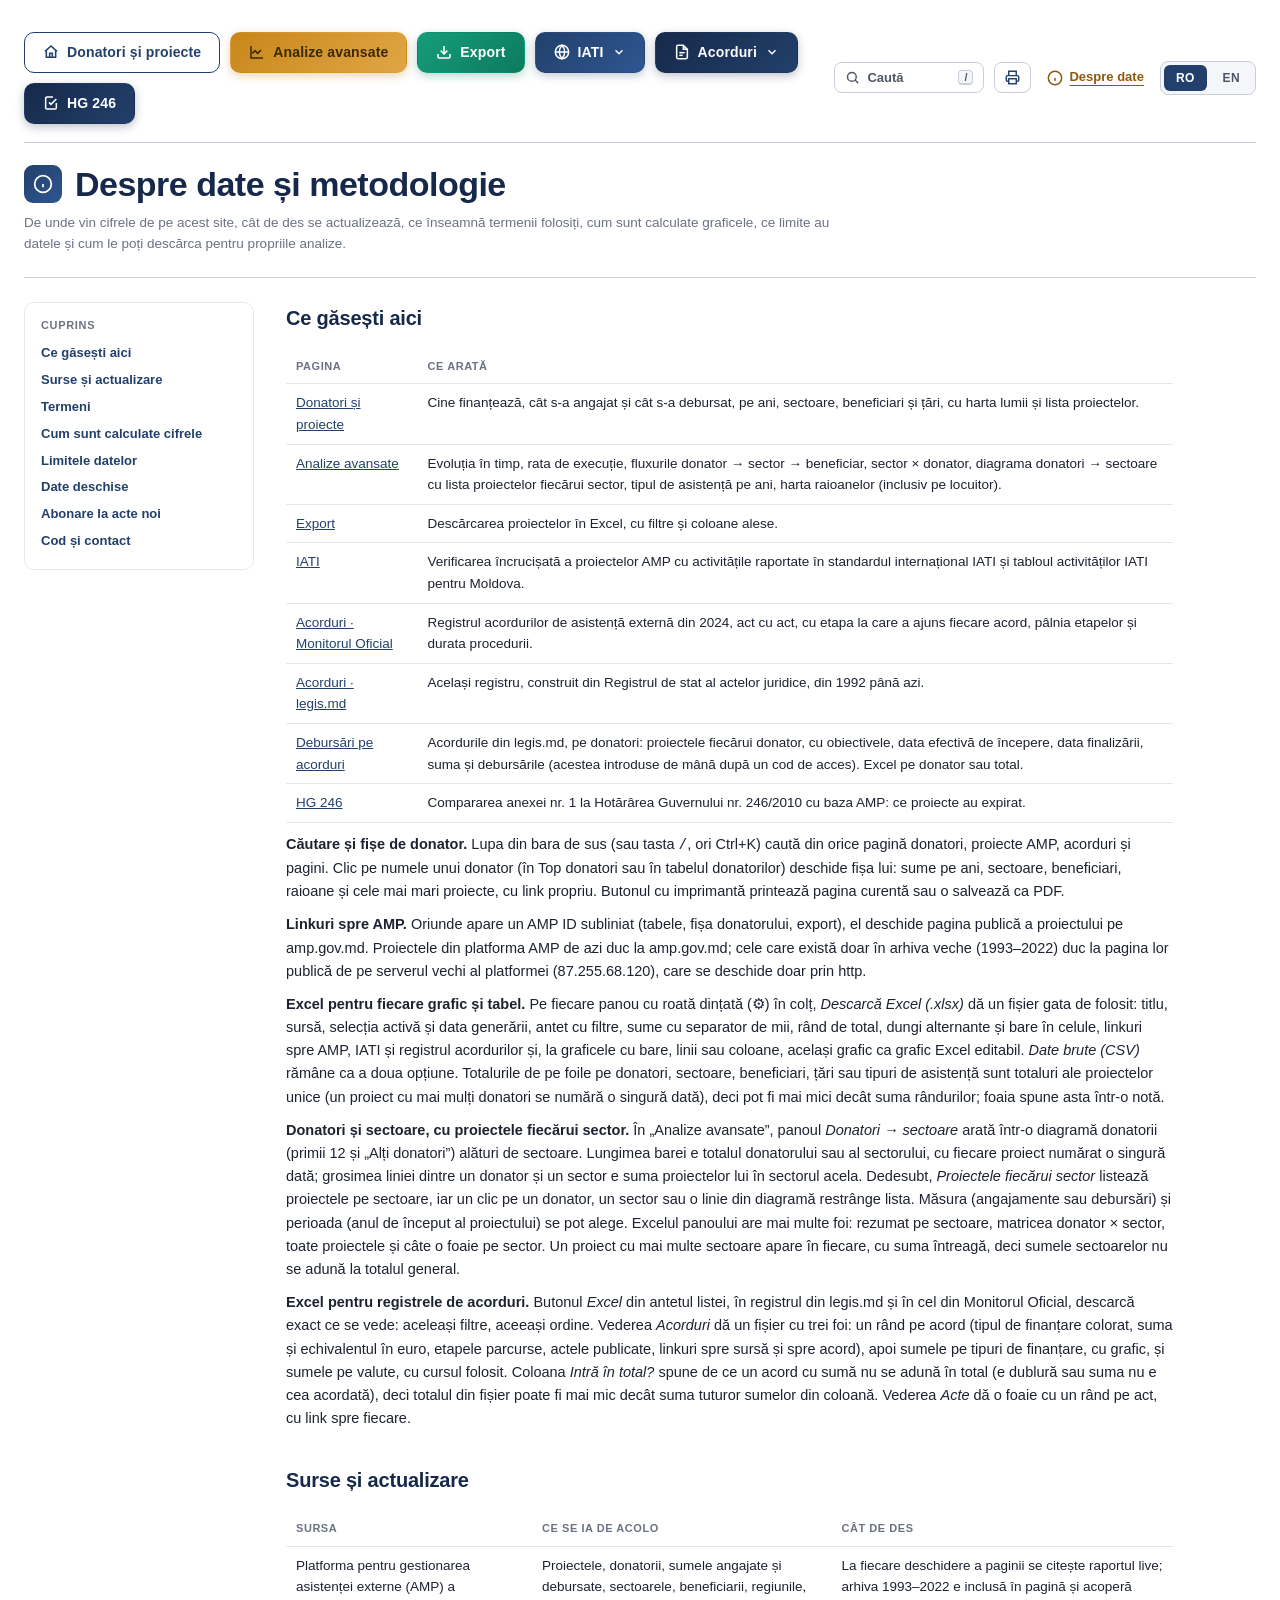
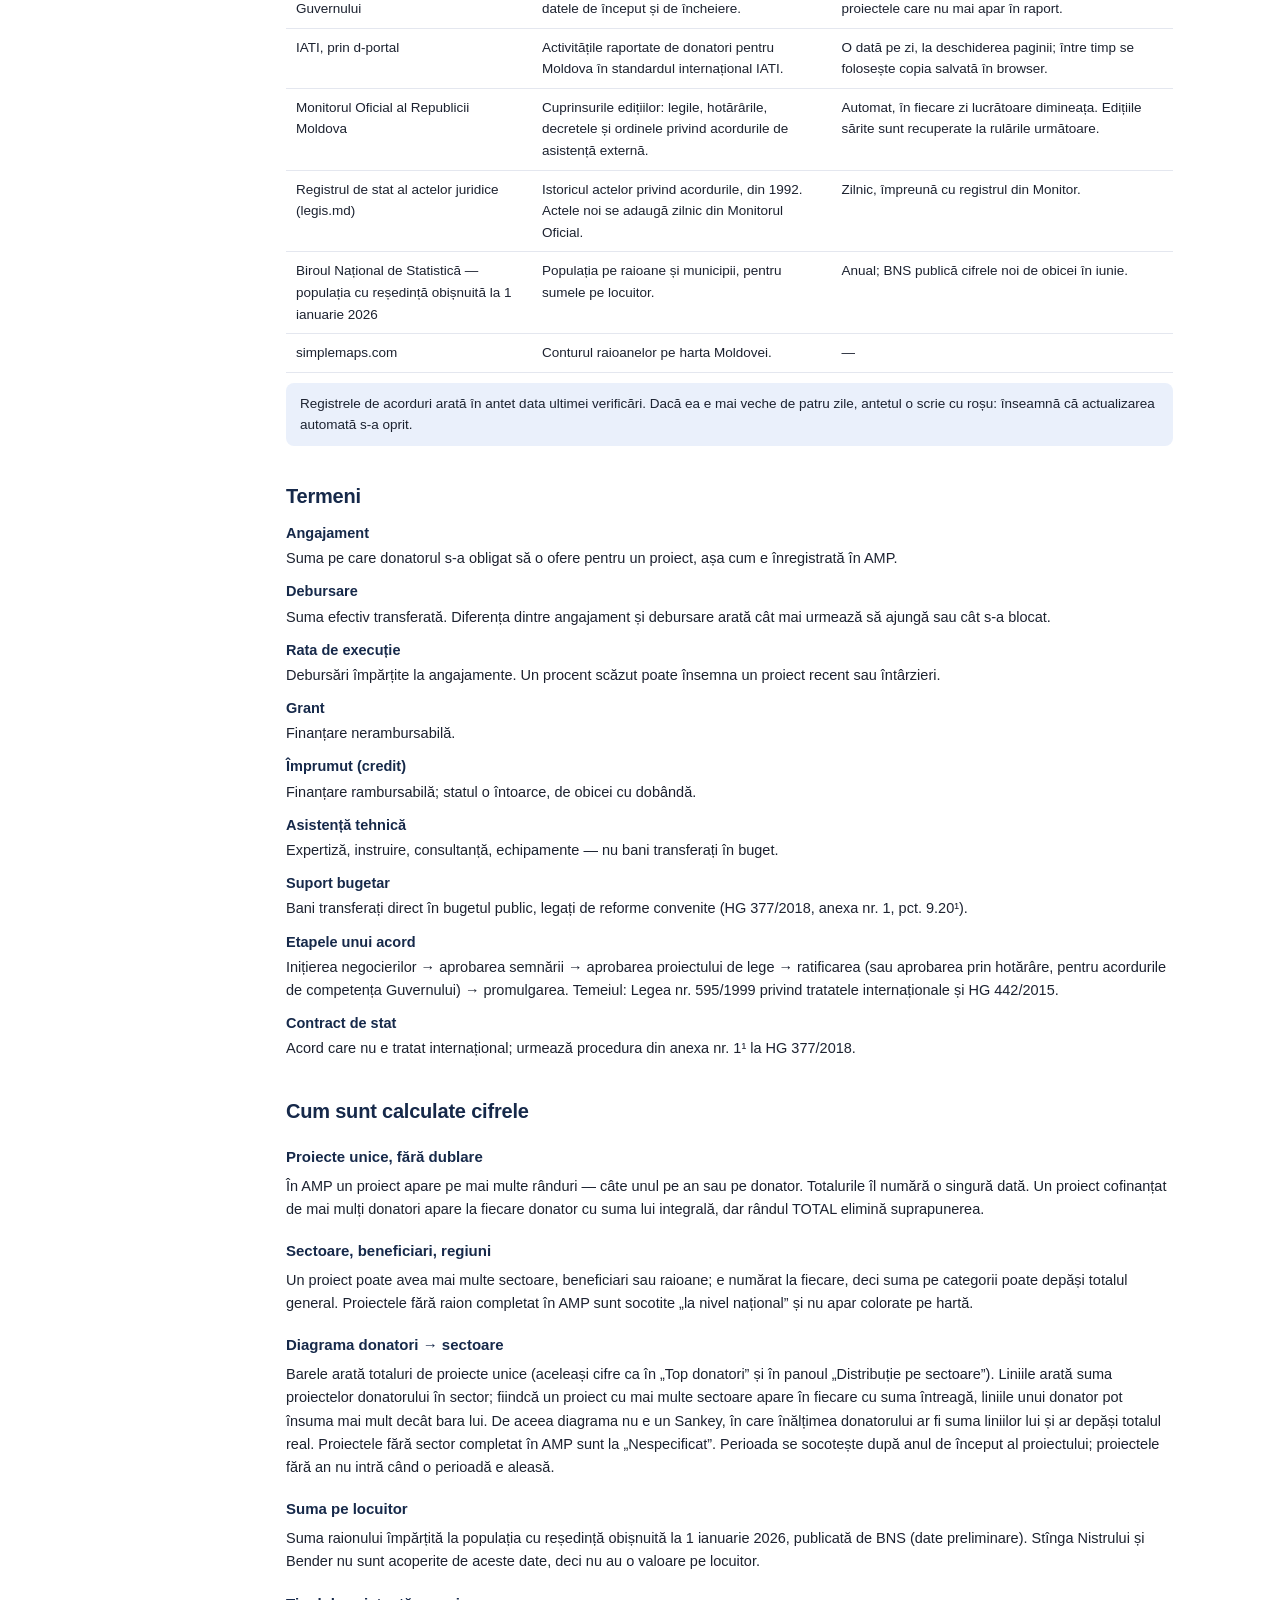
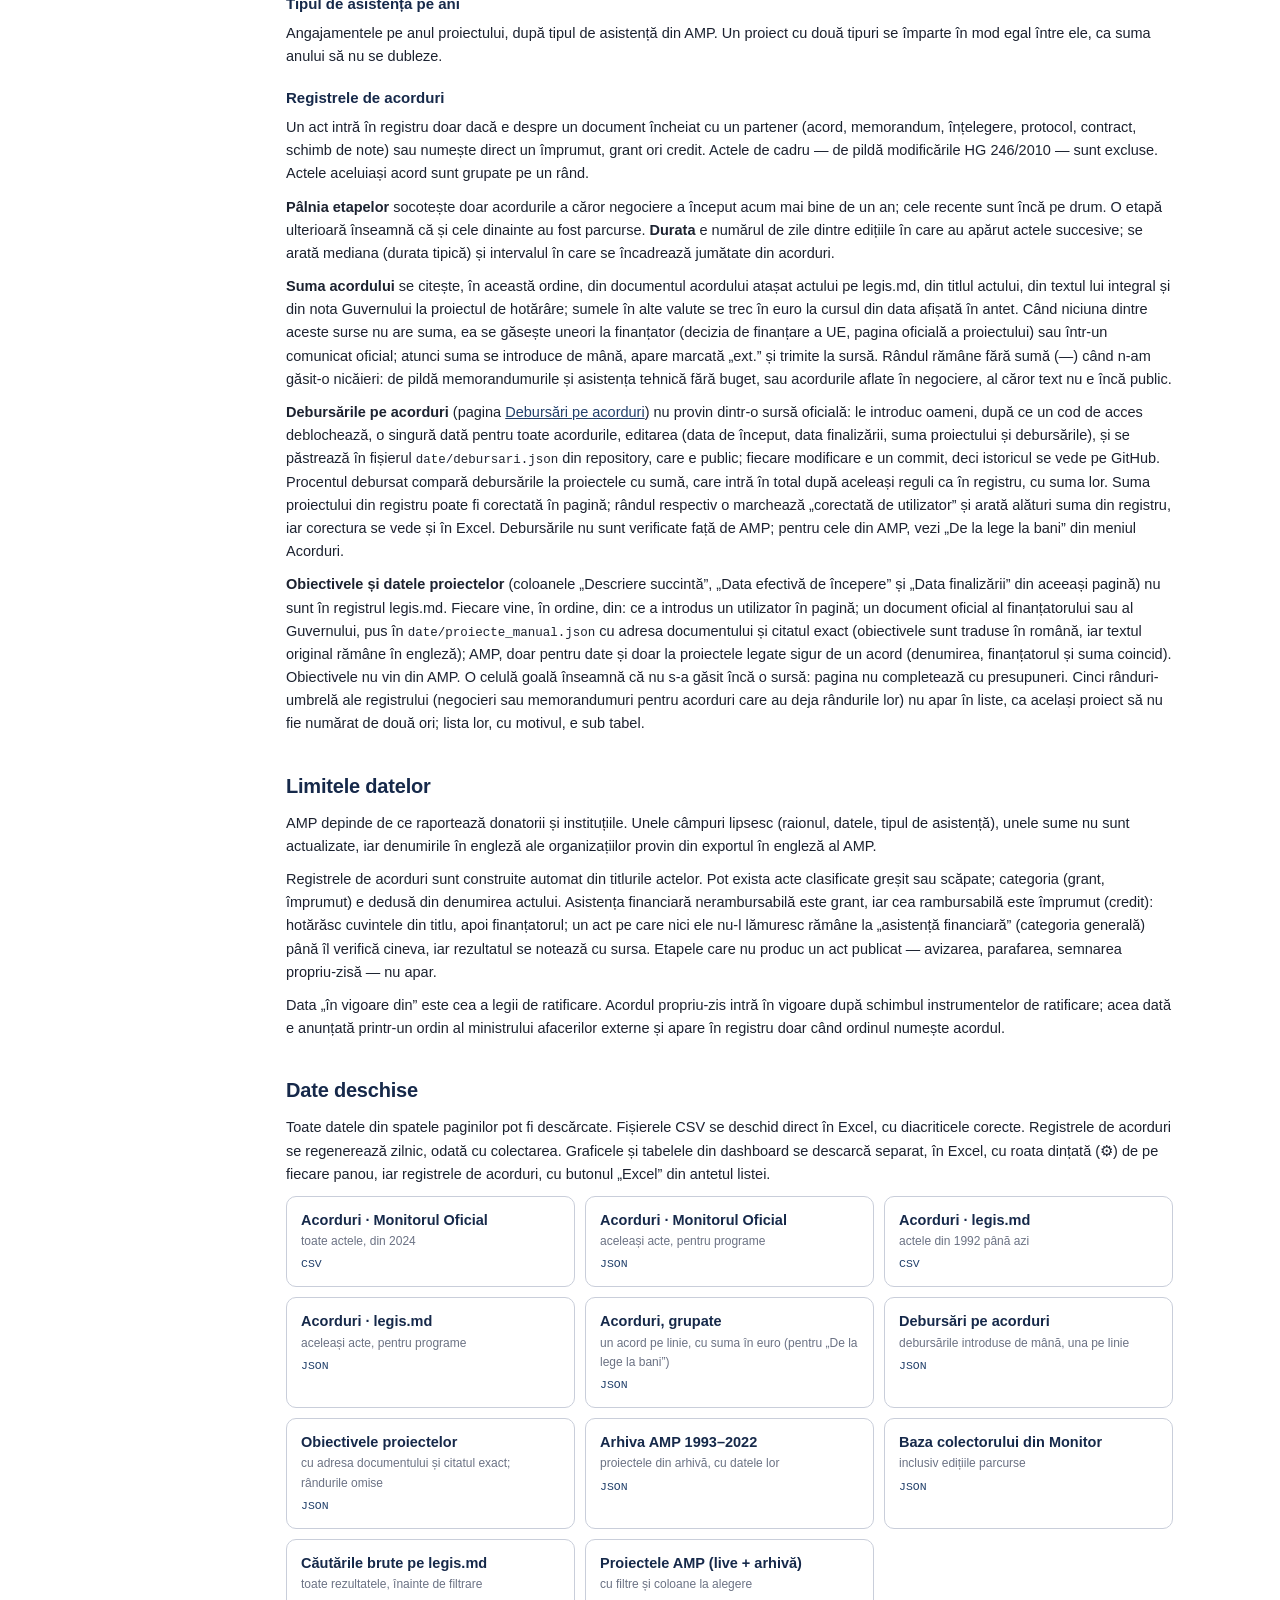
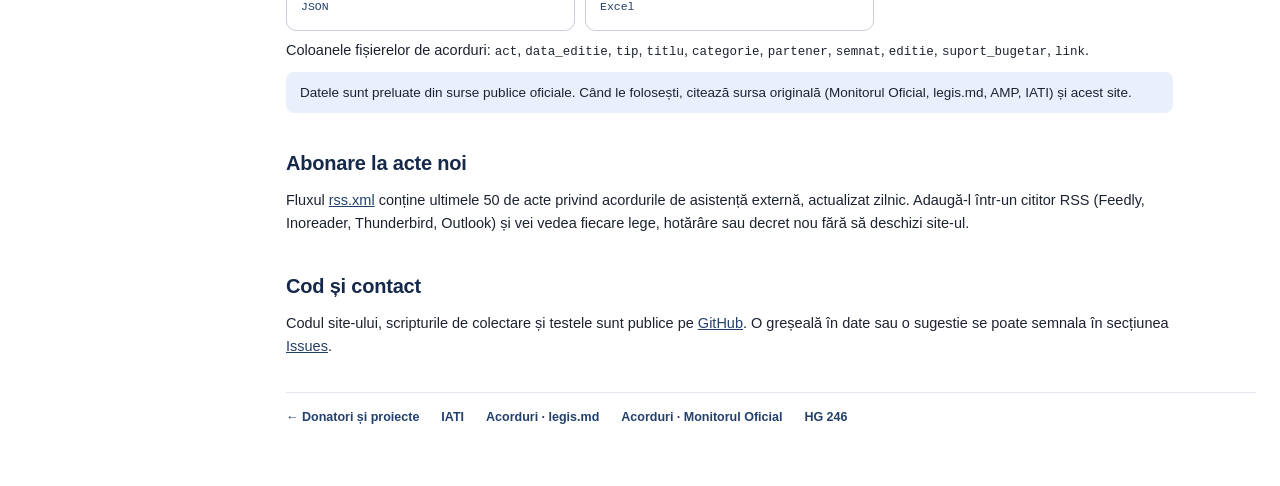
<file: despre.html>
<!DOCTYPE html>
<html lang="ro">
<head>
<meta charset="utf-8">
<meta name="viewport" content="width=device-width, initial-scale=1">
<title>Despre date și metodologie — Asistență externă Republica Moldova</title>
<link rel="canonical" href="https://nistor.vivi.md/despre.html">
<meta name="description" content="De unde vin datele despre asistența externă pentru Republica Moldova, cât de des se actualizează, cum sunt calculate cifrele și cum le poți descărca.">
<meta property="og:title" content="Despre date și metodologie — Asistență externă Republica Moldova">
<meta property="og:description" content="Surse, termeni, metodologie, limite și date deschise (CSV, JSON, RSS).">
<meta property="og:image" content="https://nistor.vivi.md/og.png">
<meta property="og:type" content="website">
<meta name="twitter:card" content="summary_large_image">
<link rel="icon" href="favicon.svg" type="image/svg+xml">
<link rel="apple-touch-icon" href="apple-touch-icon.png">
<link rel="alternate" type="application/rss+xml" title="Acorduri de asistență externă — acte noi" href="rss.xml">
<style>
  :root{
    --bg:#ffffff;--panel:#ffffff;--line:#e4e7ef;--line-strong:#c9ceda;
    --ink:#1c2230;--ink-dim:#6b7284;--navy:#22406b;--navy-deep:#16294a;
    --blue-bg:#eaf0fb;--gold:#c8871a;--gold-bg:#fdf1dc;
    --mono:ui-monospace,'SF Mono','Cascadia Mono','Roboto Mono',Consolas,monospace;
    --radius:10px;--shadow:0 1px 2px rgba(20,30,60,.04), 0 4px 14px rgba(20,30,60,.05);
  }
  *{box-sizing:border-box}
  body{margin:0;background:var(--bg);color:var(--ink);
    font-family:-apple-system,BlinkMacSystemFont,'Segoe UI',Roboto,'Helvetica Neue',Arial,sans-serif;
    font-size:14.5px;line-height:1.6;-webkit-font-smoothing:antialiased}
  .wrap{max-width:1400px;margin:0 auto;padding:32px 24px 60px}
  @media (max-width:720px){.wrap{padding:16px 12px 40px}}
  .top{padding-bottom:22px;margin-bottom:24px;border-bottom:1px solid var(--line-strong)}
  .title-row{display:flex;align-items:center;gap:13px}
  .logo-badge{width:38px;height:38px;border-radius:9px;flex:none;
    background:linear-gradient(135deg,var(--navy),#2f5691);display:flex;align-items:center;justify-content:center}
  .logo-badge svg{width:20px;height:20px;stroke:#fff;fill:none;stroke-width:2.1}
  h1{font-weight:800;font-size:clamp(24px,3vw,34px);line-height:1.12;margin:0;color:var(--navy-deep);letter-spacing:-.015em}
  .top-sub{margin:9px 0 0;color:var(--ink-dim);font-size:13.5px;max-width:110ch}
  .grid{display:grid;grid-template-columns:230px minmax(0,1fr);gap:32px;align-items:start}
  @media (max-width:900px){.grid{grid-template-columns:1fr}}
  .toc{position:sticky;top:16px;border:1px solid var(--line);border-radius:var(--radius);padding:14px 16px;font-size:13px}
  @media (max-width:900px){.toc{position:static}}
  .toc b{display:block;font-size:11px;letter-spacing:.06em;text-transform:uppercase;color:var(--ink-dim);margin-bottom:6px}
  .toc a{display:block;color:var(--navy);text-decoration:none;padding:3px 0;font-weight:600}
  .toc a:hover{color:var(--gold)}
  section{max-width:110ch;margin-bottom:34px}
  h2{font-size:20px;color:var(--navy-deep);margin:0 0 10px;letter-spacing:-.01em}
  h3{font-size:15px;color:var(--navy-deep);margin:18px 0 6px}
  p{margin:0 0 10px}
  a{color:var(--navy)}
  table{border-collapse:collapse;width:100%;font-size:13.5px;margin:6px 0 10px}
  th,td{border-bottom:1px solid var(--line);padding:8px 10px;text-align:left;vertical-align:top}
  th{font-size:11px;letter-spacing:.05em;text-transform:uppercase;color:var(--ink-dim)}
  .tbl{overflow-x:auto}
  dl{margin:0}
  dt{font-weight:700;color:var(--navy-deep);margin-top:10px}
  dd{margin:2px 0 0;color:var(--ink)}
  .nota{background:var(--blue-bg);border-radius:8px;padding:10px 14px;font-size:13.5px}
  .dl{display:grid;grid-template-columns:repeat(auto-fill,minmax(260px,1fr));gap:10px;margin:8px 0}
  .dl a{display:block;border:1px solid var(--line-strong);border-radius:10px;padding:12px 14px;text-decoration:none;color:var(--ink)}
  .dl a:hover{border-color:var(--navy);background:var(--blue-bg)}
  .dl b{display:block;color:var(--navy-deep)}
  .dl small{display:block;color:var(--ink-dim);font-size:12px}
  .dl code{font-family:var(--mono);font-size:11.5px;color:var(--navy)}
  code{font-family:var(--mono);font-size:12.5px}
  .footer-nav{display:flex;flex-wrap:wrap;gap:10px 22px;margin-top:14px;padding-top:14px;border-top:1px solid var(--line);font-size:12.5px}
  .footer-nav a{font-weight:700;text-decoration:none}
  @media (pointer:coarse){ .footer-nav a{display:inline-block;padding:7px 0} }
</style>
<script src="traducere.js" defer></script>
<script type="application/ld+json">
{
 "@context": "https://schema.org",
 "@graph": [
  {
   "@type": "Dataset",
   "name": "Acorduri de asistență externă ale Republicii Moldova — Monitorul Oficial",
   "description": "Actele privind acordurile de asistență externă (împrumuturi, granturi, asistență tehnică) publicate în Monitorul Oficial al Republicii Moldova din 2024, act cu act, cu etapa, categoria și partenerul. Actualizat zilnic.",
   "url": "https://nistor.vivi.md/despre.html#date",
   "inLanguage": "ro",
   "isAccessibleForFree": true,
   "spatialCoverage": {
    "@type": "Place",
    "name": "Republica Moldova"
   },
   "keywords": [
    "asistență externă",
    "Republica Moldova",
    "acorduri",
    "împrumuturi",
    "granturi",
    "Monitorul Oficial"
   ],
   "creator": {
    "@type": "Person",
    "name": "Igor Nistor",
    "url": "https://github.com/igornistor2013-wq/acorduri"
   },
   "distribution": [
    {
     "@type": "DataDownload",
     "encodingFormat": "text/csv",
     "contentUrl": "https://nistor.vivi.md/date/acorduri_monitor.csv"
    },
    {
     "@type": "DataDownload",
     "encodingFormat": "application/json",
     "contentUrl": "https://nistor.vivi.md/date/acorduri_monitor.json"
    }
   ]
  },
  {
   "@type": "Dataset",
   "name": "Acorduri de asistență externă ale Republicii Moldova — Registrul de stat al actelor juridice",
   "description": "Actele privind acordurile de asistență externă din Registrul de stat al actelor juridice (legis.md), cu categoria și partenerul, completate zilnic cu actele noi din Monitorul Oficial.",
   "url": "https://nistor.vivi.md/despre.html#date",
   "inLanguage": "ro",
   "isAccessibleForFree": true,
   "spatialCoverage": {
    "@type": "Place",
    "name": "Republica Moldova"
   },
   "keywords": [
    "asistență externă",
    "Republica Moldova",
    "acorduri",
    "legis.md"
   ],
   "creator": {
    "@type": "Person",
    "name": "Igor Nistor",
    "url": "https://github.com/igornistor2013-wq/acorduri"
   },
   "distribution": [
    {
     "@type": "DataDownload",
     "encodingFormat": "text/csv",
     "contentUrl": "https://nistor.vivi.md/date/acorduri_legis.csv"
    },
    {
     "@type": "DataDownload",
     "encodingFormat": "application/json",
     "contentUrl": "https://nistor.vivi.md/date/acorduri_legis.json"
    }
   ]
  }
 ]
}
</script>
</head>
<body>
<div class="wrap">
  <script src="meniu.js" data-pagina="despre"></script>

<div data-bloc="ro" data-no-tr>
  <header class="top">
    <div class="title-row">
      <div class="logo-badge" aria-hidden="true"><svg viewBox="0 0 24 24"><circle cx="12" cy="12" r="10"/><line x1="12" y1="16" x2="12" y2="12"/><line x1="12" y1="8" x2="12.01" y2="8"/></svg></div>
      <h1>Despre date și metodologie</h1>
    </div>
    <p class="top-sub">De unde vin cifrele de pe acest site, cât de des se actualizează, ce înseamnă termenii folosiți, cum sunt calculate graficele, ce limite au datele și cum le poți descărca pentru propriile analize.</p>
  </header>

  <div class="grid">
    <nav class="toc" aria-label="Cuprins">
      <b>Cuprins</b>
      <a href="#pagini">Ce găsești aici</a>
      <a href="#surse">Surse și actualizare</a>
      <a href="#termeni">Termeni</a>
      <a href="#metoda">Cum sunt calculate cifrele</a>
      <a href="#limite">Limitele datelor</a>
      <a href="#date">Date deschise</a>
      <a href="#rss">Abonare la acte noi</a>
      <a href="#contact">Cod și contact</a>
    </nav>

    <main>
      <section id="pagini">
        <h2>Ce găsești aici</h2>
        <div class="tbl"><table>
          <thead><tr><th>Pagina</th><th>Ce arată</th></tr></thead>
          <tbody>
            <tr><td><a href="index.html">Donatori și proiecte</a></td><td>Cine finanțează, cât s-a angajat și cât s-a debursat, pe ani, sectoare, beneficiari și țări, cu harta lumii și lista proiectelor.</td></tr>
            <tr><td><a href="index.html#analize">Analize avansate</a></td><td>Evoluția în timp, rata de execuție, fluxurile donator → sector → beneficiar, sector × donator, diagrama donatori → sectoare cu lista proiectelor fiecărui sector, tipul de asistență pe ani, harta raioanelor (inclusiv pe locuitor).</td></tr>
            <tr><td><a href="index.html#export">Export</a></td><td>Descărcarea proiectelor în Excel, cu filtre și coloane alese.</td></tr>
            <tr><td><a href="index.html#iati">IATI</a></td><td>Verificarea încrucișată a proiectelor AMP cu activitățile raportate în standardul internațional IATI și tabloul activităților IATI pentru Moldova.</td></tr>
            <tr><td><a href="acorduri.html">Acorduri · Monitorul Oficial</a></td><td>Registrul acordurilor de asistență externă din 2024, act cu act, cu etapa la care a ajuns fiecare acord, pâlnia etapelor și durata procedurii.</td></tr>
            <tr><td><a href="legis_acorduri.html">Acorduri · legis.md</a></td><td>Același registru, construit din Registrul de stat al actelor juridice, din 1992 până azi.</td></tr>
            <tr><td><a href="debursari.html">Debursări pe acorduri</a></td><td>Acordurile din legis.md, pe donatori: proiectele fiecărui donator, cu obiectivele, data efectivă de începere, data finalizării, suma și debursările (acestea introduse de mână după un cod de acces). Excel pe donator sau total.</td></tr>
            <tr><td><a href="hg246.html">HG 246</a></td><td>Compararea anexei nr. 1 la Hotărârea Guvernului nr. 246/2010 cu baza AMP: ce proiecte au expirat.</td></tr>
          </tbody>
        </table></div>
        <p><b>Căutare și fișe de donator.</b> Lupa din bara de sus (sau tasta <kbd>/</kbd>, ori Ctrl+K) caută din orice pagină donatori, proiecte AMP, acorduri și pagini. Clic pe numele unui donator (în Top donatori sau în tabelul donatorilor) deschide fișa lui: sume pe ani, sectoare, beneficiari, raioane și cele mai mari proiecte, cu link propriu. Butonul cu imprimantă printează pagina curentă sau o salvează ca PDF.</p>
        <p><b>Linkuri spre AMP.</b> Oriunde apare un AMP ID subliniat (tabele, fișa donatorului, export), el deschide pagina publică a proiectului pe amp.gov.md. Proiectele din platforma AMP de azi duc la amp.gov.md; cele care există doar în arhiva veche (1993–2022) duc la pagina lor publică de pe serverul vechi al platformei (87.255.68.120), care se deschide doar prin http.</p>
        <p><b>Excel pentru fiecare grafic și tabel.</b> Pe fiecare panou cu roată dințată (⚙) în colț, <i>Descarcă Excel (.xlsx)</i> dă un fișier gata de folosit: titlu, sursă, selecția activă și data generării, antet cu filtre, sume cu separator de mii, rând de total, dungi alternante și bare în celule, linkuri spre AMP, IATI și registrul acordurilor și, la graficele cu bare, linii sau coloane, același grafic ca grafic Excel editabil. <i>Date brute (CSV)</i> rămâne ca a doua opțiune. Totalurile de pe foile pe donatori, sectoare, beneficiari, țări sau tipuri de asistență sunt totaluri ale proiectelor unice (un proiect cu mai mulți donatori se numără o singură dată), deci pot fi mai mici decât suma rândurilor; foaia spune asta într-o notă.</p>
        <p><b>Donatori și sectoare, cu proiectele fiecărui sector.</b> În „Analize avansate”, panoul <i>Donatori → sectoare</i> arată într-o diagramă donatorii (primii 12 și „Alți donatori”) alături de sectoare. Lungimea barei e totalul donatorului sau al sectorului, cu fiecare proiect numărat o singură dată; grosimea liniei dintre un donator și un sector e suma proiectelor lui în sectorul acela. Dedesubt, <i>Proiectele fiecărui sector</i> listează proiectele pe sectoare, iar un clic pe un donator, un sector sau o linie din diagramă restrânge lista. Măsura (angajamente sau debursări) și perioada (anul de început al proiectului) se pot alege. Excelul panoului are mai multe foi: rezumat pe sectoare, matricea donator × sector, toate proiectele și câte o foaie pe sector. Un proiect cu mai multe sectoare apare în fiecare, cu suma întreagă, deci sumele sectoarelor nu se adună la totalul general.</p>
        <p><b>Excel pentru registrele de acorduri.</b> Butonul <i>Excel</i> din antetul listei, în registrul din legis.md și în cel din Monitorul Oficial, descarcă exact ce se vede: aceleași filtre, aceeași ordine. Vederea <i>Acorduri</i> dă un fișier cu trei foi: un rând pe acord (tipul de finanțare colorat, suma și echivalentul în euro, etapele parcurse, actele publicate, linkuri spre sursă și spre acord), apoi sumele pe tipuri de finanțare, cu grafic, și sumele pe valute, cu cursul folosit. Coloana <i>Intră în total?</i> spune de ce un acord cu sumă nu se adună în total (e dublură sau suma nu e cea acordată), deci totalul din fișier poate fi mai mic decât suma tuturor sumelor din coloană. Vederea <i>Acte</i> dă o foaie cu un rând pe act, cu link spre fiecare.</p>
      </section>

      <section id="surse">
        <h2>Surse și actualizare</h2>
        <div class="tbl"><table>
          <thead><tr><th>Sursa</th><th>Ce se ia de acolo</th><th>Cât de des</th></tr></thead>
          <tbody>
            <tr><td>Platforma pentru gestionarea asistenței externe (AMP) a Guvernului</td><td>Proiectele, donatorii, sumele angajate și debursate, sectoarele, beneficiarii, regiunile, datele de început și de încheiere.</td><td>La fiecare deschidere a paginii se citește raportul live; arhiva 1993–2022 e inclusă în pagină și acoperă proiectele care nu mai apar în raport.</td></tr>
            <tr><td>IATI, prin d-portal</td><td>Activitățile raportate de donatori pentru Moldova în standardul internațional IATI.</td><td>O dată pe zi, la deschiderea paginii; între timp se folosește copia salvată în browser.</td></tr>
            <tr><td>Monitorul Oficial al Republicii Moldova</td><td>Cuprinsurile edițiilor: legile, hotărârile, decretele și ordinele privind acordurile de asistență externă.</td><td>Automat, în fiecare zi lucrătoare dimineața. Edițiile sărite sunt recuperate la rulările următoare.</td></tr>
            <tr><td>Registrul de stat al actelor juridice (legis.md)</td><td>Istoricul actelor privind acordurile, din 1992. Actele noi se adaugă zilnic din Monitorul Oficial.</td><td>Zilnic, împreună cu registrul din Monitor.</td></tr>
            <tr><td>Biroul Național de Statistică — populația cu reședință obișnuită la 1 ianuarie 2026</td><td>Populația pe raioane și municipii, pentru sumele pe locuitor.</td><td>Anual; BNS publică cifrele noi de obicei în iunie.</td></tr>
            <tr><td>simplemaps.com</td><td>Conturul raioanelor pe harta Moldovei.</td><td>—</td></tr>
          </tbody>
        </table></div>
        <p class="nota">Registrele de acorduri arată în antet data ultimei verificări. Dacă ea e mai veche de patru zile, antetul o scrie cu roșu: înseamnă că actualizarea automată s-a oprit.</p>
      </section>

      <section id="termeni">
        <h2>Termeni</h2>
        <dl>
          <dt>Angajament</dt><dd>Suma pe care donatorul s-a obligat să o ofere pentru un proiect, așa cum e înregistrată în AMP.</dd>
          <dt>Debursare</dt><dd>Suma efectiv transferată. Diferența dintre angajament și debursare arată cât mai urmează să ajungă sau cât s-a blocat.</dd>
          <dt>Rata de execuție</dt><dd>Debursări împărțite la angajamente. Un procent scăzut poate însemna un proiect recent sau întârzieri.</dd>
          <dt>Grant</dt><dd>Finanțare nerambursabilă.</dd>
          <dt>Împrumut (credit)</dt><dd>Finanțare rambursabilă; statul o întoarce, de obicei cu dobândă.</dd>
          <dt>Asistență tehnică</dt><dd>Expertiză, instruire, consultanță, echipamente — nu bani transferați în buget.</dd>
          <dt>Suport bugetar</dt><dd>Bani transferați direct în bugetul public, legați de reforme convenite (HG 377/2018, anexa nr. 1, pct. 9.20¹).</dd>
          <dt>Etapele unui acord</dt><dd>Inițierea negocierilor → aprobarea semnării → aprobarea proiectului de lege → ratificarea (sau aprobarea prin hotărâre, pentru acordurile de competența Guvernului) → promulgarea. Temeiul: Legea nr. 595/1999 privind tratatele internaționale și HG 442/2015.</dd>
          <dt>Contract de stat</dt><dd>Acord care nu e tratat internațional; urmează procedura din anexa nr. 1¹ la HG 377/2018.</dd>
        </dl>
      </section>

      <section id="metoda">
        <h2>Cum sunt calculate cifrele</h2>
        <h3>Proiecte unice, fără dublare</h3>
        <p>În AMP un proiect apare pe mai multe rânduri — câte unul pe an sau pe donator. Totalurile îl numără o singură dată. Un proiect cofinanțat de mai mulți donatori apare la fiecare donator cu suma lui integrală, dar rândul TOTAL elimină suprapunerea.</p>
        <h3>Sectoare, beneficiari, regiuni</h3>
        <p>Un proiect poate avea mai multe sectoare, beneficiari sau raioane; e numărat la fiecare, deci suma pe categorii poate depăși totalul general. Proiectele fără raion completat în AMP sunt socotite „la nivel național” și nu apar colorate pe hartă.</p>
        <h3>Diagrama donatori → sectoare</h3>
        <p>Barele arată totaluri de proiecte unice (aceleași cifre ca în „Top donatori” și în panoul „Distribuție pe sectoare”). Liniile arată suma proiectelor donatorului în sector; fiindcă un proiect cu mai multe sectoare apare în fiecare cu suma întreagă, liniile unui donator pot însuma mai mult decât bara lui. De aceea diagrama nu e un Sankey, în care înălțimea donatorului ar fi suma liniilor lui și ar depăși totalul real. Proiectele fără sector completat în AMP sunt la „Nespecificat”. Perioada se socotește după anul de început al proiectului; proiectele fără an nu intră când o perioadă e aleasă.</p>
        <h3>Suma pe locuitor</h3>
        <p>Suma raionului împărțită la populația cu reședință obișnuită la 1 ianuarie 2026, publicată de BNS (date preliminare). Stînga Nistrului și Bender nu sunt acoperite de aceste date, deci nu au o valoare pe locuitor.</p>
        <h3>Tipul de asistență pe ani</h3>
        <p>Angajamentele pe anul proiectului, după tipul de asistență din AMP. Un proiect cu două tipuri se împarte în mod egal între ele, ca suma anului să nu se dubleze.</p>
        <h3>Registrele de acorduri</h3>
        <p>Un act intră în registru doar dacă e despre un document încheiat cu un partener (acord, memorandum, înțelegere, protocol, contract, schimb de note) sau numește direct un împrumut, grant ori credit. Actele de cadru — de pildă modificările HG 246/2010 — sunt excluse. Actele aceluiași acord sunt grupate pe un rând.</p>
        <p><b>Pâlnia etapelor</b> socotește doar acordurile a căror negociere a început acum mai bine de un an; cele recente sunt încă pe drum. O etapă ulterioară înseamnă că și cele dinainte au fost parcurse. <b>Durata</b> e numărul de zile dintre edițiile în care au apărut actele succesive; se arată mediana (durata tipică) și intervalul în care se încadrează jumătate din acorduri.</p>
        <p><b>Suma acordului</b> se citește, în această ordine, din documentul acordului atașat actului pe legis.md, din titlul actului, din textul lui integral și din nota Guvernului la proiectul de hotărâre; sumele în alte valute se trec în euro la cursul din data afișată în antet. Când niciuna dintre aceste surse nu are suma, ea se găsește uneori la finanțator (decizia de finanțare a UE, pagina oficială a proiectului) sau într-un comunicat oficial; atunci suma se introduce de mână, apare marcată „ext.” și trimite la sursă. Rândul rămâne fără sumă (—) când n-am găsit-o nicăieri: de pildă memorandumurile și asistența tehnică fără buget, sau acordurile aflate în negociere, al căror text nu e încă public.</p>
        <p><b>Debursările pe acorduri</b> (pagina <a href="debursari.html">Debursări pe acorduri</a>) nu provin dintr-o sursă oficială: le introduc oameni, după ce un cod de acces deblochează, o singură dată pentru toate acordurile, editarea (data de început, data finalizării, suma proiectului și debursările), și se păstrează în fișierul <code>date/debursari.json</code> din repository, care e public; fiecare modificare e un commit, deci istoricul se vede pe GitHub. Procentul debursat compară debursările la proiectele cu sumă, care intră în total după aceleași reguli ca în registru, cu suma lor. Suma proiectului din registru poate fi corectată în pagină; rândul respectiv o marchează „corectată de utilizator” și arată alături suma din registru, iar corectura se vede și în Excel. Debursările nu sunt verificate față de AMP; pentru cele din AMP, vezi „De la lege la bani” din meniul Acorduri.</p>
        <p><b>Obiectivele și datele proiectelor</b> (coloanele „Descriere succintă”, „Data efectivă de începere” și „Data finalizării” din aceeași pagină) nu sunt în registrul legis.md. Fiecare vine, în ordine, din: ce a introdus un utilizator în pagină; un document oficial al finanțatorului sau al Guvernului, pus în <code>date/proiecte_manual.json</code> cu adresa documentului și citatul exact (obiectivele sunt traduse în română, iar textul original rămâne în engleză); AMP, doar pentru date și doar la proiectele legate sigur de un acord (denumirea, finanțatorul și suma coincid). Obiectivele nu vin din AMP. O celulă goală înseamnă că nu s-a găsit încă o sursă: pagina nu completează cu presupuneri. Cinci rânduri-umbrelă ale registrului (negocieri sau memorandumuri pentru acorduri care au deja rândurile lor) nu apar în liste, ca același proiect să nu fie numărat de două ori; lista lor, cu motivul, e sub tabel.</p>
      </section>

      <section id="limite">
        <h2>Limitele datelor</h2>
        <p>AMP depinde de ce raportează donatorii și instituțiile. Unele câmpuri lipsesc (raionul, datele, tipul de asistență), unele sume nu sunt actualizate, iar denumirile în engleză ale organizațiilor provin din exportul în engleză al AMP.</p>
        <p>Registrele de acorduri sunt construite automat din titlurile actelor. Pot exista acte clasificate greșit sau scăpate; categoria (grant, împrumut) e dedusă din denumirea actului. Asistența financiară nerambursabilă este grant, iar cea rambursabilă este împrumut (credit): hotărăsc cuvintele din titlu, apoi finanțatorul; un act pe care nici ele nu-l lămuresc rămâne la „asistență financiară” (categoria generală) până îl verifică cineva, iar rezultatul se notează cu sursa. Etapele care nu produc un act publicat — avizarea, parafarea, semnarea propriu-zisă — nu apar.</p>
        <p>Data „în vigoare din” este cea a legii de ratificare. Acordul propriu-zis intră în vigoare după schimbul instrumentelor de ratificare; acea dată e anunțată printr-un ordin al ministrului afacerilor externe și apare în registru doar când ordinul numește acordul.</p>
      </section>

      <section id="date">
        <h2>Date deschise</h2>
        <p>Toate datele din spatele paginilor pot fi descărcate. Fișierele CSV se deschid direct în Excel, cu diacriticele corecte. Registrele de acorduri se regenerează zilnic, odată cu colectarea. Graficele și tabelele din dashboard se descarcă separat, în Excel, cu roata dințată (⚙) de pe fiecare panou, iar registrele de acorduri, cu butonul „Excel” din antetul listei.</p>
        <div class="dl">
          <a href="date/acorduri_monitor.csv" download><b>Acorduri · Monitorul Oficial</b><small>toate actele, din 2024</small><code>CSV</code></a>
          <a href="date/acorduri_monitor.json" download><b>Acorduri · Monitorul Oficial</b><small>aceleași acte, pentru programe</small><code>JSON</code></a>
          <a href="date/acorduri_legis.csv" download><b>Acorduri · legis.md</b><small>actele din 1992 până azi</small><code>CSV</code></a>
          <a href="date/acorduri_legis.json" download><b>Acorduri · legis.md</b><small>aceleași acte, pentru programe</small><code>JSON</code></a>
          <a href="date/acorduri_legare.json" download><b>Acorduri, grupate</b><small>un acord pe linie, cu suma în euro (pentru „De la lege la bani”)</small><code>JSON</code></a>
          <a href="date/debursari.json" download><b>Debursări pe acorduri</b><small>debursările introduse de mână, una pe linie</small><code>JSON</code></a>
          <a href="date/proiecte_manual.json" download><b>Obiectivele proiectelor</b><small>cu adresa documentului și citatul exact; rândurile omise</small><code>JSON</code></a>
          <a href="amp-arhiva.json" download><b>Arhiva AMP 1993–2022</b><small>proiectele din arhivă, cu datele lor</small><code>JSON</code></a>
          <a href="date.json" download><b>Baza colectorului din Monitor</b><small>inclusiv edițiile parcurse</small><code>JSON</code></a>
          <a href="legis_brut.json" download><b>Căutările brute pe legis.md</b><small>toate rezultatele, înainte de filtrare</small><code>JSON</code></a>
          <a href="index.html#export"><b>Proiectele AMP (live + arhivă)</b><small>cu filtre și coloane la alegere</small><code>Excel</code></a>
        </div>
        <p>Coloanele fișierelor de acorduri: <code>act</code>, <code>data_editie</code>, <code>tip</code>, <code>titlu</code>, <code>categorie</code>, <code>partener</code>, <code>semnat</code>, <code>editie</code>, <code>suport_bugetar</code>, <code>link</code>.</p>
        <p class="nota">Datele sunt preluate din surse publice oficiale. Când le folosești, citează sursa originală (Monitorul Oficial, legis.md, AMP, IATI) și acest site.</p>
      </section>

      <section id="rss">
        <h2>Abonare la acte noi</h2>
        <p>Fluxul <a href="rss.xml">rss.xml</a> conține ultimele 50 de acte privind acordurile de asistență externă, actualizat zilnic. Adaugă-l într-un cititor RSS (Feedly, Inoreader, Thunderbird, Outlook) și vei vedea fiecare lege, hotărâre sau decret nou fără să deschizi site-ul.</p>
      </section>

      <section id="contact">
        <h2>Cod și contact</h2>
        <p>Codul site-ului, scripturile de colectare și testele sunt publice pe <a href="https://github.com/igornistor2013-wq/acorduri">GitHub</a>. O greșeală în date sau o sugestie se poate semnala în secțiunea <a href="https://github.com/igornistor2013-wq/acorduri/issues">Issues</a>.</p>
      </section>

      <nav class="footer-nav">
        <a href="index.html">← Donatori și proiecte</a>
        <a href="index.html#iati">IATI</a>
        <a href="legis_acorduri.html">Acorduri · legis.md</a>
        <a href="acorduri.html">Acorduri · Monitorul Oficial</a>
        <a href="hg246.html">HG 246</a>
      </nav>
    </main>
  </div>
</div>
<div data-bloc="en" data-no-tr>
  <header class="top">
    <div class="title-row">
      <div class="logo-badge" aria-hidden="true"><svg viewBox="0 0 24 24"><circle cx="12" cy="12" r="10"/><line x1="12" y1="16" x2="12" y2="12"/><line x1="12" y1="8" x2="12.01" y2="8"/></svg></div>
      <h1>About the data and methodology</h1>
    </div>
    <p class="top-sub">Where the figures on this site come from, how often they are updated, what the terms mean, how the charts are calculated, what the limits of the data are and how to download them for your own analysis.</p>
  </header>

  <div class="grid">
    <nav class="toc" aria-label="Contents">
      <b>Contents</b>
      <a href="#en-pages">What you will find here</a>
      <a href="#en-sources">Sources and updates</a>
      <a href="#en-terms">Terms</a>
      <a href="#en-method">How the figures are calculated</a>
      <a href="#en-limits">Limits of the data</a>
      <a href="#en-data">Open data</a>
      <a href="#en-rss">Subscribe to new acts</a>
      <a href="#en-contact">Code and contact</a>
    </nav>

    <main>
      <section id="en-pages">
        <h2>What you will find here</h2>
        <div class="tbl"><table>
          <thead><tr><th>Page</th><th>What it shows</th></tr></thead>
          <tbody>
            <tr><td><a href="index.html">Donors &amp; projects</a></td><td>Who funds what, how much was committed and disbursed, by year, sector, beneficiary and country, with a world map and the project list.</td></tr>
            <tr><td><a href="index.html#analize">Advanced analytics</a></td><td>Trends over time, execution rate, donor → sector → beneficiary flows, sector × donor, the donors → sectors diagram with the list of each sector's projects, type of assistance by year, the district map (including per person).</td></tr>
            <tr><td><a href="index.html#export">Export</a></td><td>Download projects to Excel, with filters and chosen columns.</td></tr>
            <tr><td><a href="index.html#iati">IATI</a></td><td>Cross-check of AMP projects against activities reported to the international IATI standard, and a dashboard of IATI activities for Moldova.</td></tr>
            <tr><td><a href="acorduri.html">Agreements · Official Gazette</a></td><td>The register of external assistance agreements since 2024, act by act, with the stage each agreement has reached, the stage funnel and procedure durations. Interface in English; official act titles stay in Romanian.</td></tr>
            <tr><td><a href="legis_acorduri.html">Agreements · legis.md</a></td><td>The same register, built from the State Register of Legal Acts, from 1992 to date.</td></tr>
            <tr><td><a href="debursari.html">Disbursements by agreement</a></td><td>The agreements from legis.md, by donor: each donor's projects with their objectives, actual start date, completion date, amount and the disbursements (the latter entered by hand after an access code). Excel per donor or total.</td></tr>
            <tr><td><a href="hg246.html">HG 246</a></td><td>Compares annex no. 1 to Government Decision no. 246/2010 with the AMP database: which projects have expired.</td></tr>
          </tbody>
        </table></div>
        <p><b>Search and donor profiles.</b> The magnifier in the top bar (or the <kbd>/</kbd> key, or Ctrl+K) searches from any page for donors, AMP projects, agreements and pages. Clicking a donor's name (in the top donors chart or the donor table) opens its profile: yearly amounts, sectors, beneficiaries, districts and largest projects, with a link of its own. The printer button prints the current page or saves it as PDF.</p>
        <p><b>Links to AMP.</b> Wherever an AMP ID is underlined (tables, donor profile, export), it opens the project's public page on amp.gov.md. Projects in today's AMP platform link to amp.gov.md; those that exist only in the old archive (1993–2022) link to their public page on the platform's old server (87.255.68.120), which opens over plain http only.</p>
        <p><b>Excel for every chart and table.</b> On every panel with a gear (⚙) in its corner, <i>Download Excel (.xlsx)</i> gives a ready-to-use file: title, source, the active selection and the date generated, a header row with filters, amounts with thousands separators, a total row, alternating stripes and in-cell bars, links to AMP, IATI and the agreements register and, for bar, line and column charts, the same chart as an editable Excel chart. <i>Raw data (CSV)</i> remains as the second option. The totals on the sheets by donor, sector, beneficiary, country or type of assistance count unique projects (a project with several donors is counted once), so they can be lower than the sum of the rows; the sheet says so in a note.</p>
        <p><b>Donors and sectors, with each sector's projects.</b> In Advanced analytics, the <i>Donors → sectors</i> panel shows the donors (the top 12 and “Other donors”) next to the sectors in one diagram. A bar's length is the total of the donor or sector, with each project counted once; the thickness of a line between a donor and a sector is the amount of that donor's projects in that sector. Below it, <i>Projects in each sector</i> lists the projects by sector, and a click on a donor, a sector or a line in the diagram narrows the list. The measure (commitments or disbursements) and the period (the project's start year) can be chosen. The panel's Excel file has several sheets: a summary by sector, the donor × sector matrix, all projects and one sheet per sector. A project with several sectors appears in each with its full amount, so the sector amounts do not add up to the overall total.</p>
        <p><b>Excel for the agreement registers.</b> The <i>Excel</i> button in the list header, in both the legis.md register and the Monitorul Oficial register, downloads exactly what is on screen: the same filters, the same order. The <i>Acorduri</i> (agreements) view gives a three-sheet file: one row per agreement (colour-coded type of financing, the amount and its euro equivalent, the stages reached, the acts published, links to the source and to the agreement), then the amounts by type of financing, with a chart, and the amounts by currency, with the exchange rate used. The <i>Intră în total?</i> (“counts in the total?”) column says why an agreement with an amount is not added to the total (it is a duplicate, or the amount is not the one granted), so the file's total can be lower than the sum of every amount in that column. The <i>Acte</i> (acts) view gives one sheet with one row per act and a link to each.</p>
      </section>

      <section id="en-sources">
        <h2>Sources and updates</h2>
        <div class="tbl"><table>
          <thead><tr><th>Source</th><th>What is taken from it</th><th>How often</th></tr></thead>
          <tbody>
            <tr><td>The Government's Aid Management Platform (AMP)</td><td>Projects, donors, committed and disbursed amounts, sectors, beneficiaries, regions, start and end dates.</td><td>The live report is read every time the page opens; the 1993–2022 archive is built into the page and covers projects no longer in the report.</td></tr>
            <tr><td>IATI, via d-portal</td><td>Activities reported by donors for Moldova in the international IATI standard.</td><td>Once a day, when the page opens; a copy saved in the browser is used in between.</td></tr>
            <tr><td>Official Gazette of the Republic of Moldova</td><td>The tables of contents of each edition: laws, decisions, decrees and orders on external assistance agreements.</td><td>Automatically, every working-day morning. Skipped editions are recovered on later runs.</td></tr>
            <tr><td>State Register of Legal Acts (legis.md)</td><td>The history of acts on agreements since 1992. New acts are added daily from the Official Gazette.</td><td>Daily, together with the Gazette register.</td></tr>
            <tr><td>National Bureau of Statistics — usually resident population on 1 January 2026</td><td>Population by district and municipality, for per-person amounts.</td><td>Yearly; the Bureau usually publishes new figures in June.</td></tr>
            <tr><td>simplemaps.com</td><td>District outlines on the map of Moldova.</td><td>—</td></tr>
          </tbody>
        </table></div>
        <p class="nota">The agreement registers show the date of the last check in their header. If it is more than four days old, the header shows it in red: the automatic update has stopped.</p>
      </section>

      <section id="en-terms">
        <h2>Terms</h2>
        <dl>
          <dt>Commitment</dt><dd>The amount a donor has undertaken to provide for a project, as recorded in AMP.</dd>
          <dt>Disbursement</dt><dd>The amount actually transferred. The gap between commitment and disbursement shows how much is still to come, or stuck.</dd>
          <dt>Execution rate</dt><dd>Disbursements divided by commitments. A low rate may mean a recent project or delays.</dd>
          <dt>Grant</dt><dd>Non-reimbursable financing.</dd>
          <dt>Loan (credit)</dt><dd>Reimbursable financing; the state repays it, usually with interest.</dd>
          <dt>Technical assistance</dt><dd>Expertise, training, consultancy, equipment — not money transferred into the budget.</dd>
          <dt>Budget support</dt><dd>Money transferred directly into the public budget, tied to agreed reforms (Government Decision 377/2018, annex 1, item 9.20¹).</dd>
          <dt>Stages of an agreement</dt><dd>Start of negotiations → approval to sign → approval of the draft law → ratification (or approval by decision, for agreements within the Government's competence) → promulgation. Legal basis: Law no. 595/1999 on international treaties and Government Decision 442/2015.</dd>
          <dt>State contract</dt><dd>An agreement that is not an international treaty; it follows the procedure in annex 1¹ to Government Decision 377/2018.</dd>
        </dl>
      </section>

      <section id="en-method">
        <h2>How the figures are calculated</h2>
        <h3>Unique projects, no double counting</h3>
        <p>In AMP a project appears on several rows — one per year or per donor. Totals count it once. A project co-financed by several donors appears under each donor with its full amount, but the TOTAL row removes the overlap.</p>
        <h3>Sectors, beneficiaries, regions</h3>
        <p>A project may have several sectors, beneficiaries or districts; it is counted in each, so category sums can exceed the overall total. Projects with no district recorded in AMP count as "national level" and are not coloured on the map.</p>
        <h3>The donors → sectors diagram</h3>
        <p>The bars show totals of unique projects (the same figures as in “Top donors” and in the “Distribution by sector” panel). The lines show the amount of the donor's projects in the sector; because a project with several sectors appears in each with its full amount, a donor's lines can add up to more than its bar. That is why the diagram is not a Sankey, where a donor's height would be the sum of its lines and would exceed the real total. Projects with no sector recorded in AMP are under “Unspecified”. The period is the project's start year; projects with no year are left out when a period is chosen.</p>
        <h3>Amount per person</h3>
        <p>The district's amount divided by its usual-resident population on 1 January 2026, published by the National Bureau of Statistics (preliminary figures). The Transnistria region and Bender are not covered by these figures, so they have no per-person value.</p>
        <h3>Type of assistance by year</h3>
        <p>Commitments by project year, by the type of assistance in AMP. A project with two types is split equally between them, so the year's total is not doubled.</p>
        <h3>Agreement registers</h3>
        <p>An act enters a register only if it concerns a document concluded with a partner (agreement, memorandum, understanding, protocol, contract, exchange of notes) or directly names a loan, grant or credit. Framework acts — such as the amendments to Government Decision 246/2010 — are excluded. Acts of the same agreement are grouped on one row.</p>
        <p><b>The stage funnel</b> counts only agreements whose negotiations started more than a year ago; recent ones are still under way. A later stage implies the earlier ones were completed. <b>Duration</b> is the number of days between the editions in which successive acts appeared; the median (typical duration) and the range covering half of the agreements are shown.</p>
        <p><b>The agreement amount</b> is read, in this order, from the agreement document attached to the act on legis.md, from the act title, from the act's full text and from the Government's note on the draft decision; amounts in other currencies are converted to euro at the rate of the date shown in the header. When none of these sources has the amount, it can sometimes be found at the financier (the EU financing decision, the official project page) or in an official press release; it is then entered by hand, marked "ext." and linked to its source. The row stays without an amount (—) when it has not been found anywhere: for instance memoranda and technical assistance without a budget, or agreements still being negotiated whose text is not yet public.</p>
        <p><b>Disbursements by agreement</b> (the <a href="debursari.html">Disbursements by agreement</a> page) do not come from an official source: people enter them, after an access code unlocks the fields, and they are kept in the <code>date/debursari.json</code> file in the repository, which is public; every change is a commit, so the history can be seen on GitHub. The disbursed percentage compares the disbursements on projects with an amount, which count in the total by the same rules as in the register, with their amount. The disbursements are not checked against AMP; for those in AMP, see “De la lege la bani” in the Acorduri menu.</p>
        <p><b>Project objectives and dates</b> (the “Short description”, “Actual start date” and “Completion date” columns of the same page) are not in the legis.md register. Each comes, in this order, from: what a user entered in the page; an official document of the financier or of the Government, entered in <code>date/proiecte_manual.json</code> with the document's address and the exact quote (the objectives are translated into Romanian, while the original text stays in English); AMP, for dates only and only for projects linked to an agreement with certainty (name, financier and amount agree). The objectives do not come from AMP. An empty cell means no source has been found yet: the page does not fill in with guesses. Five umbrella rows of the register (negotiations or memoranda for agreements that already have their own rows) are not listed, so the same project is not counted twice; their list, with the reason, is under the table.</p>
      </section>

      <section id="en-limits">
        <h2>Limits of the data</h2>
        <p>AMP depends on what donors and institutions report. Some fields are missing (district, dates, type of assistance), some amounts are not updated, and the English names of organisations come from AMP's English export.</p>
        <p>The agreement registers are built automatically from act titles. Some acts may be misclassified or missed; the category (grant, loan) is inferred from the act's title. Non-reimbursable financial assistance is a grant and reimbursable is a loan (credit): the words in the title decide, then the funder; an act that neither settles stays under “financial assistance” (the general category) until someone checks it, and the result is recorded with its source. Stages that produce no published act — endorsement, initialling, the signing itself — do not appear.</p>
        <p>The "in force since" date is that of the ratification law. The agreement itself enters into force after the exchange of instruments of ratification; that date is announced by an order of the foreign minister and appears in the register only when the order names the agreement.</p>
      </section>

      <section id="en-data">
        <h2>Open data</h2>
        <p>All the data behind the pages can be downloaded. The CSV files open directly in Excel with correct diacritics. The agreement registers are regenerated daily, with each collection run. The dashboard's charts and tables are downloaded separately, as Excel files, with the gear (⚙) on each panel, and the agreement registers with the “Excel” button in the list header.</p>
        <div class="dl">
          <a href="date/acorduri_monitor.csv" download><b>Agreements · Official Gazette</b><small>all acts, since 2024</small><code>CSV</code></a>
          <a href="date/acorduri_monitor.json" download><b>Agreements · Official Gazette</b><small>the same acts, for software</small><code>JSON</code></a>
          <a href="date/acorduri_legis.csv" download><b>Agreements · legis.md</b><small>acts from 1992 to date</small><code>CSV</code></a>
          <a href="date/acorduri_legis.json" download><b>Agreements · legis.md</b><small>the same acts, for software</small><code>JSON</code></a>
          <a href="date/acorduri_legare.json" download><b>Agreements, grouped</b><small>one agreement per line, with the amount in euro (for “From law to money”)</small><code>JSON</code></a>
          <a href="date/debursari.json" download><b>Disbursements by agreement</b><small>the disbursements entered by hand, one per line</small><code>JSON</code></a>
          <a href="date/proiecte_manual.json" download><b>Project objectives</b><small>with the document address and the exact quote; the omitted rows</small><code>JSON</code></a>
          <a href="amp-arhiva.json" download><b>AMP archive 1993–2022</b><small>archived projects with their dates</small><code>JSON</code></a>
          <a href="date.json" download><b>Gazette collector database</b><small>including the editions read</small><code>JSON</code></a>
          <a href="legis_brut.json" download><b>Raw legis.md searches</b><small>all results, before filtering</small><code>JSON</code></a>
          <a href="index.html#export"><b>AMP projects (live + archive)</b><small>with filters and columns of your choice</small><code>Excel</code></a>
        </div>
        <p>Columns of the agreement files: <code>act</code>, <code>data_editie</code> (edition date), <code>tip</code> (type), <code>titlu</code> (title), <code>categorie</code>, <code>partener</code>, <code>semnat</code> (signed), <code>editie</code>, <code>suport_bugetar</code>, <code>link</code>. The values are in Romanian, as published.</p>
        <p class="nota">The data come from official public sources. When you use them, cite the original source (Official Gazette, legis.md, AMP, IATI) and this site.</p>
      </section>

      <section id="en-rss">
        <h2>Subscribe to new acts</h2>
        <p>The <a href="rss.xml">rss.xml</a> feed contains the latest 50 acts on external assistance agreements, updated daily. Add it to an RSS reader (Feedly, Inoreader, Thunderbird, Outlook) to see each new law, decision or decree without opening the site. Act titles are in Romanian.</p>
      </section>

      <section id="en-contact">
        <h2>Code and contact</h2>
        <p>The site's code, collection scripts and tests are public on <a href="https://github.com/igornistor2013-wq/acorduri">GitHub</a>. A data error or a suggestion can be reported under <a href="https://github.com/igornistor2013-wq/acorduri/issues">Issues</a>.</p>
      </section>

      <nav class="footer-nav">
        <a href="index.html">← Donors &amp; projects</a>
        <a href="index.html#iati">IATI</a>
        <a href="legis_acorduri.html">Agreements · legis.md</a>
        <a href="acorduri.html">Agreements · Official Gazette</a>
        <a href="hg246.html">HG 246</a>
      </nav>
    </main>
  </div>
</div>
</div>
</body>
</html>
</file>
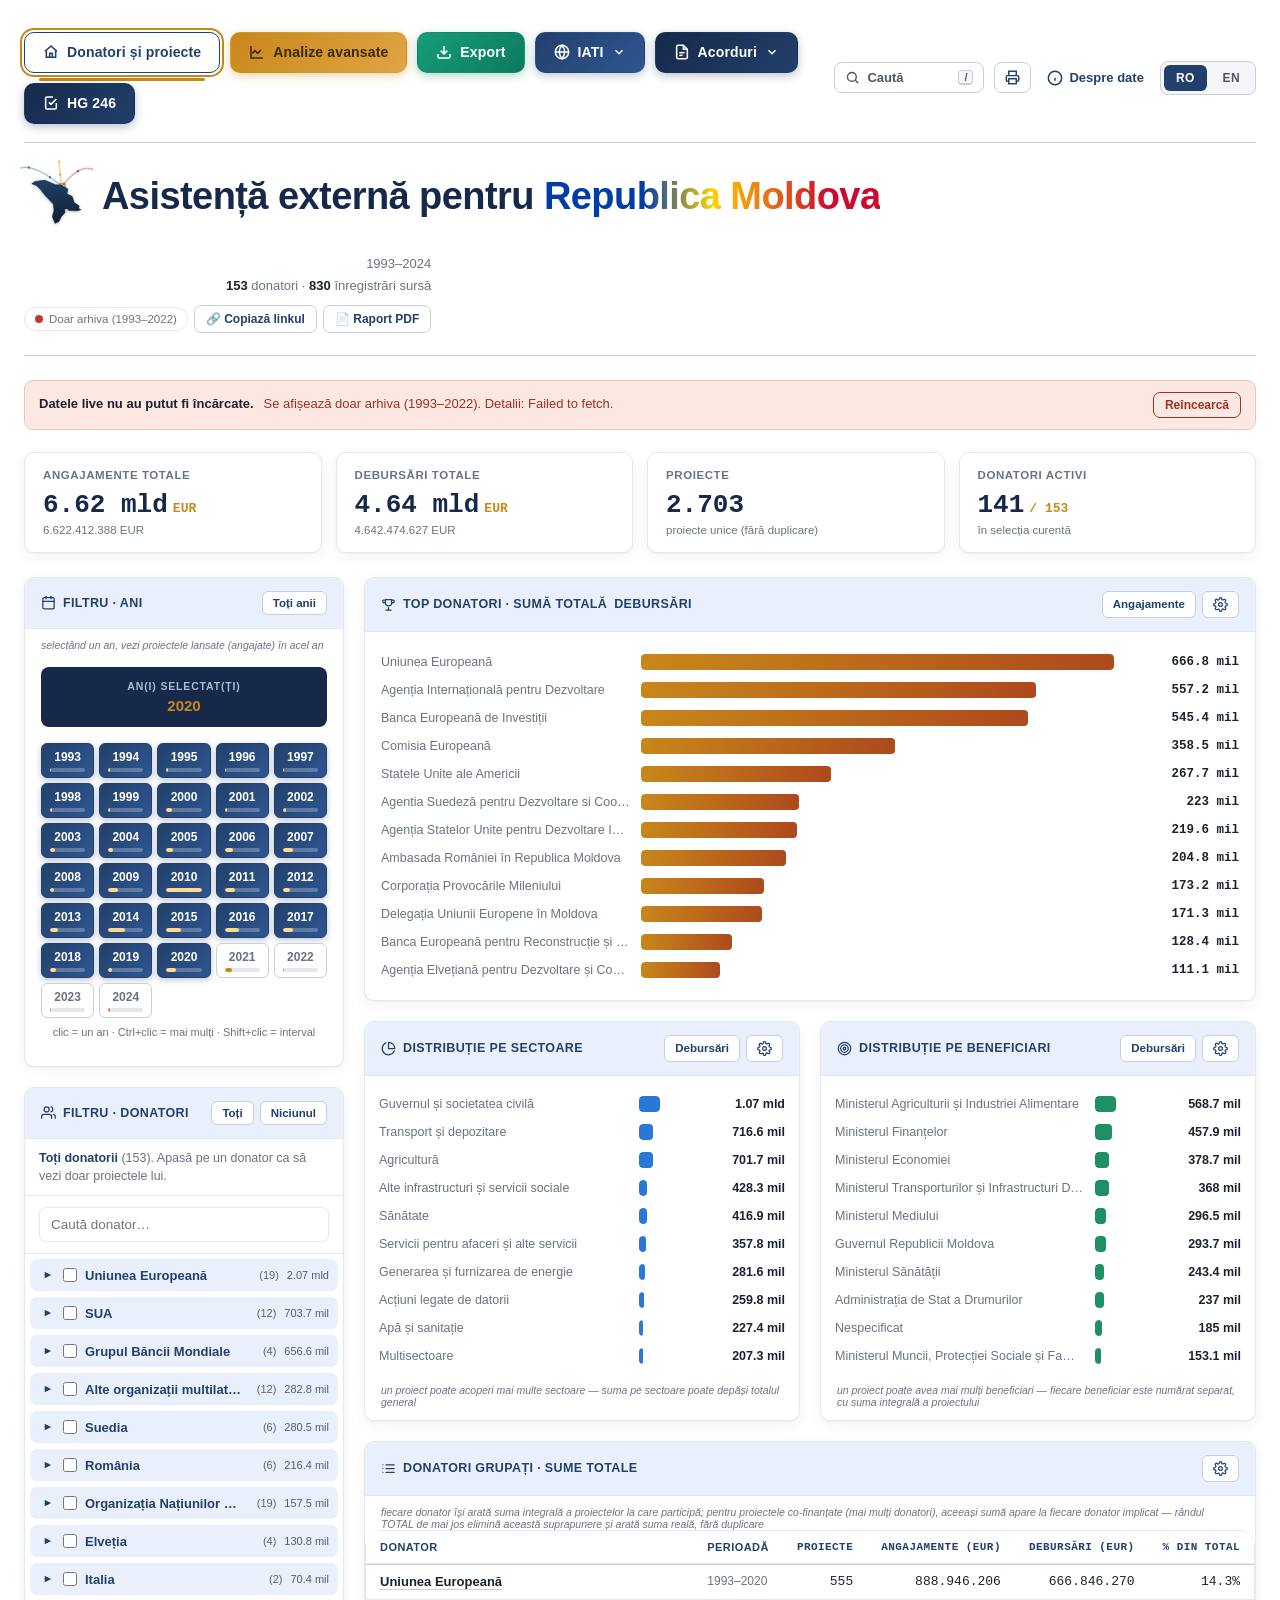
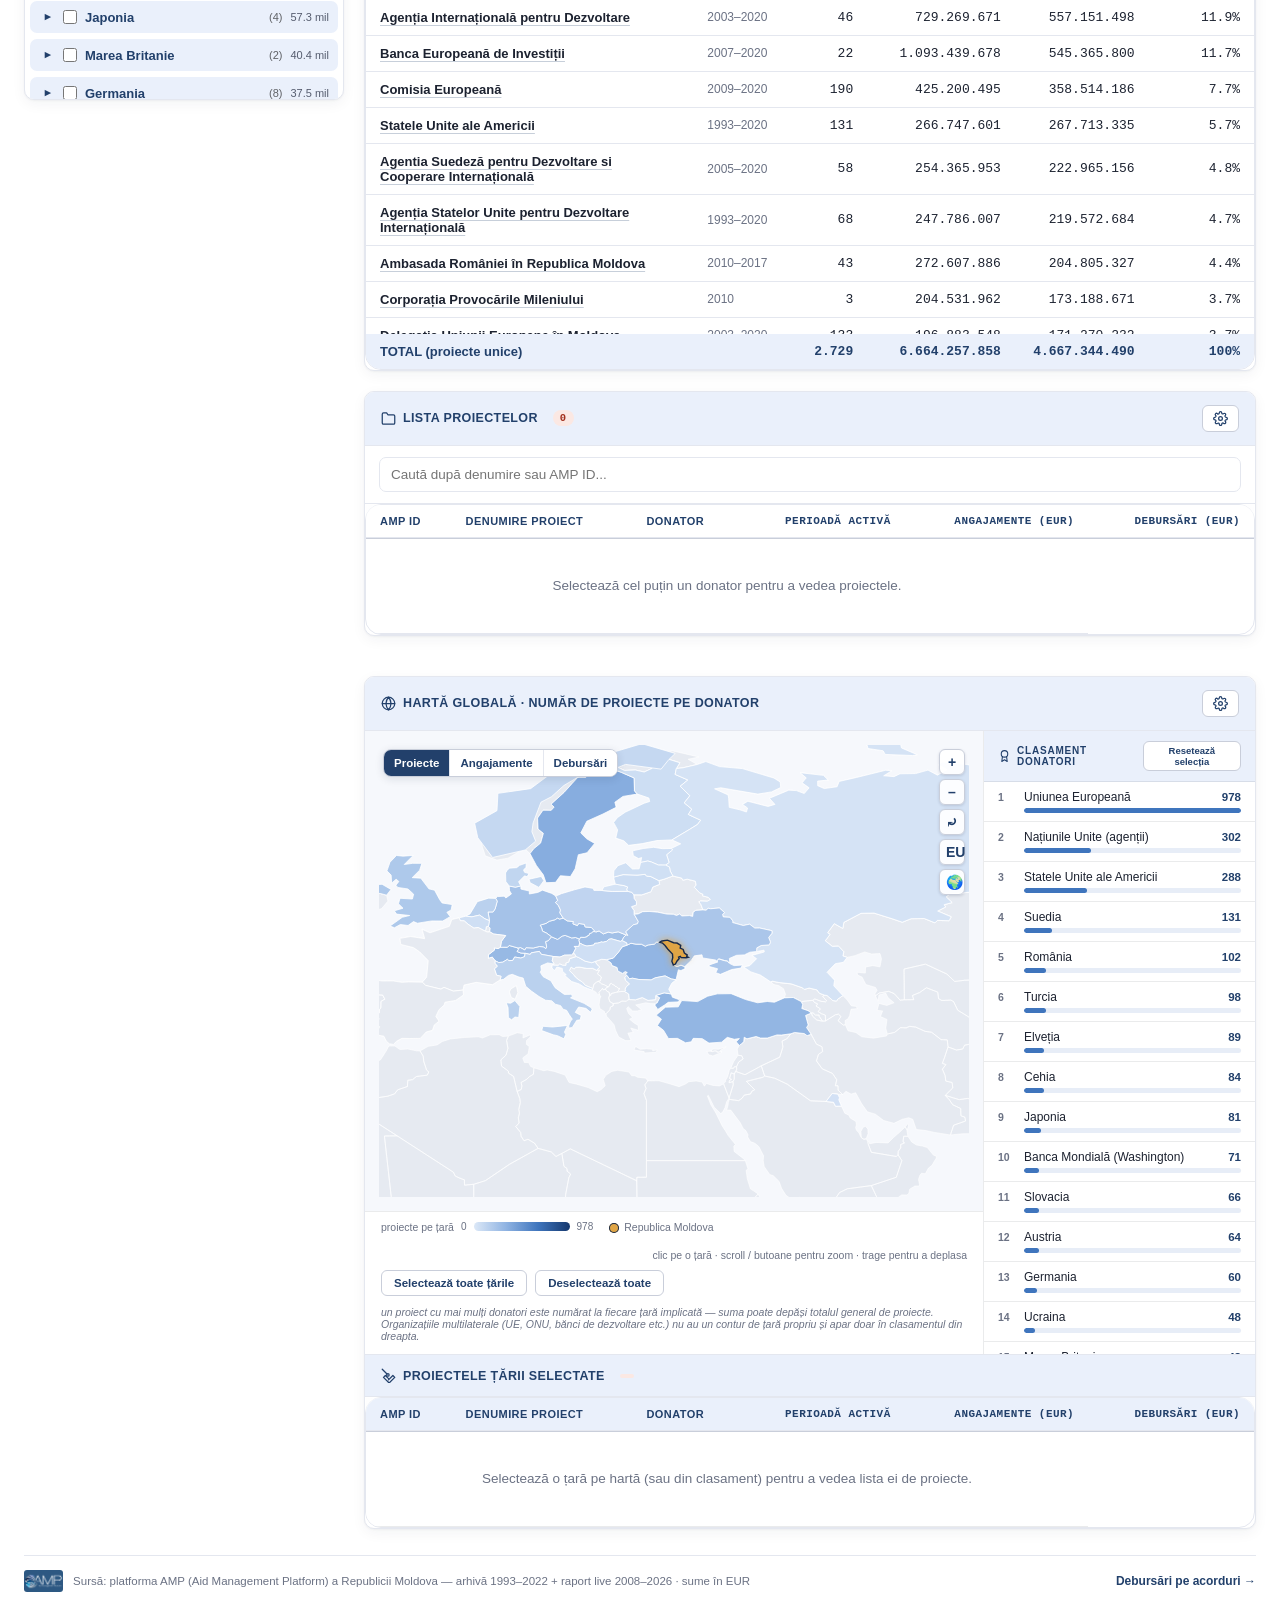
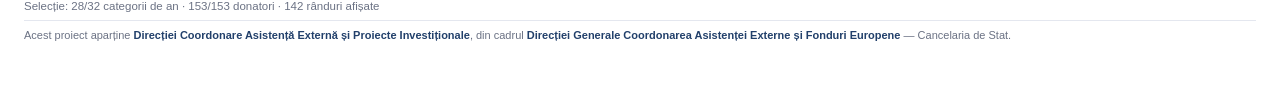
<file: donatori.html>
<!DOCTYPE html>
<html lang="ro">
<head>
<meta charset="utf-8">
<!-- Pagina de donatori a devenit pagina principală. Fișierul ăsta rămâne doar
     ca linkurile trimise înainte de redenumire să nu ducă în gol: scurtături
     salvate, adrese citate în documente, semne de carte. Redirecționează
     imediat, păstrând eventualul parametru ?donator=. -->
<title>Asistență Externă — Republica Moldova</title>
<link rel="canonical" href="index.html">
<meta http-equiv="refresh" content="0; url=index.html">
<script>
  location.replace('index.html' + location.search + location.hash);
</script>
<style>
  body{margin:0;display:flex;align-items:center;justify-content:center;min-height:100vh;
    font-family:-apple-system,BlinkMacSystemFont,'Segoe UI',Roboto,Arial,sans-serif;
    background:#fff;color:#1c2230}
  p{font-size:14px;color:#6b7284}
  a{color:#22406b;font-weight:700}
</style>
</head>
<body>
  <p>Pagina s-a mutat. Dacă nu ești redirecționat automat,
     <a href="index.html">apasă aici</a>.</p>
</body>
</html>
</file>
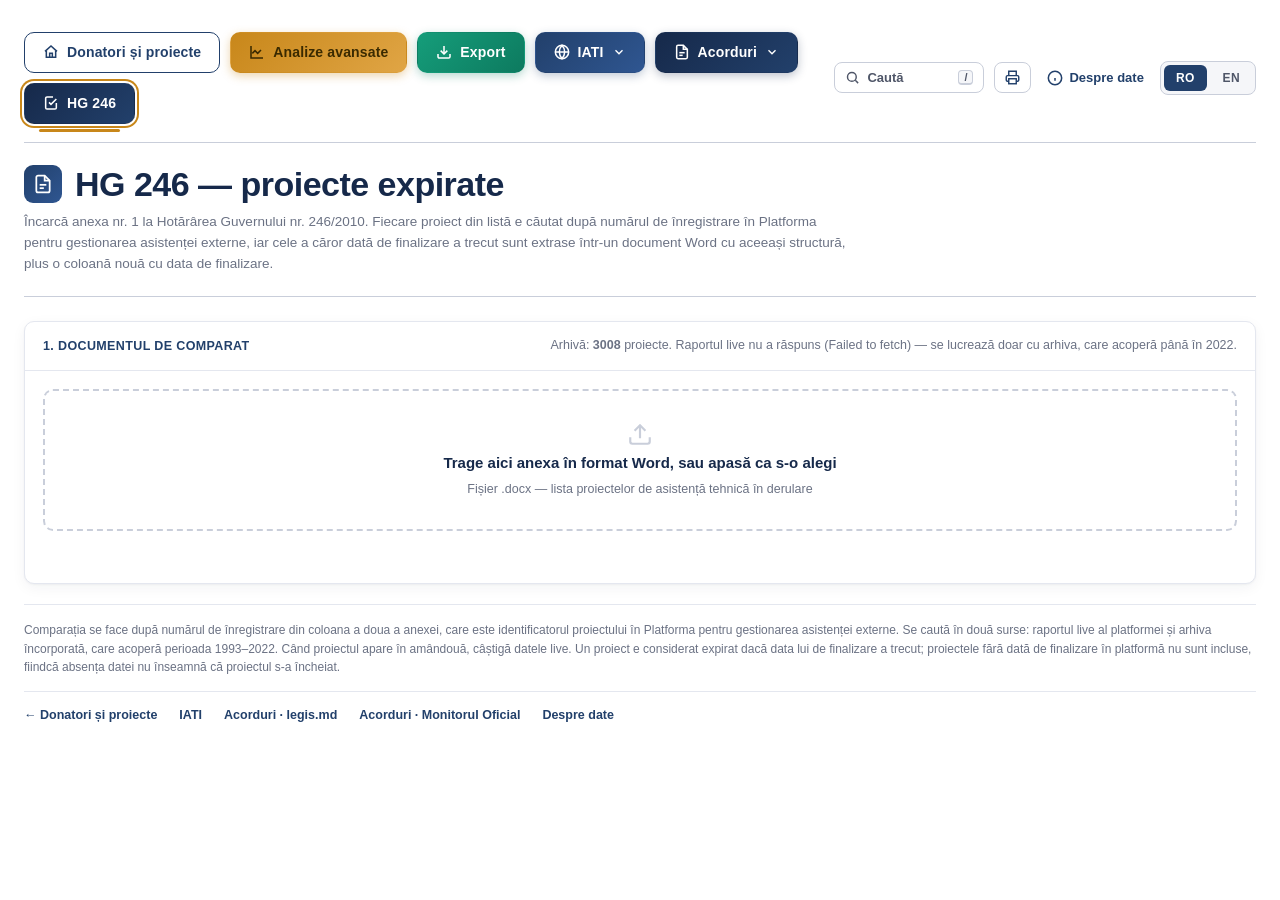
<file: hg246.html>
<!DOCTYPE html>
<html lang="ro">
<head>
<meta charset="utf-8">
<meta name="viewport" content="width=device-width, initial-scale=1">
<title>HG 246 — proiecte expirate</title>
<meta name="description" content="Compară anexa nr. 1 la HG 246/2010 cu platforma AMP și scoate în Word proiectele de asistență tehnică expirate.">
<meta property="og:title" content="HG 246 — proiecte expirate">
<meta property="og:description" content="Compară anexa nr. 1 la HG 246/2010 cu platforma AMP și scoate în Word proiectele de asistență tehnică expirate.">
<meta property="og:image" content="https://nistor.vivi.md/og.png">
<meta property="og:url" content="https://nistor.vivi.md/hg246.html">
<link rel="canonical" href="https://nistor.vivi.md/hg246.html">
<meta property="og:type" content="website">
<meta name="twitter:card" content="summary_large_image">
<link rel="icon" href="favicon.svg" type="image/svg+xml">
<link rel="apple-touch-icon" href="apple-touch-icon.png">
<link rel="alternate" type="application/rss+xml" title="Acorduri de asistență externă — acte noi" href="rss.xml">

<style>
  :root{
    --bg:#ffffff;--panel:#ffffff;--line:#e4e7ef;--line-strong:#c9ceda;
    --ink:#1c2230;--ink-dim:#6b7284;--navy:#22406b;--navy-deep:#16294a;
    --blue-bg:#eaf0fb;--gold:#c8871a;--gold-bg:#fdf1dc;--red:#c0402c;--red-bg:#fbe8e3;
    --green-bg:#e6f4ea;--green-ink:#276c3e;
    --mono:ui-monospace,'SF Mono','Cascadia Mono','Roboto Mono',Consolas,monospace;
    --radius:10px;--shadow:0 1px 2px rgba(20,30,60,.04), 0 4px 14px rgba(20,30,60,.05);
  }
  *{box-sizing:border-box}
  body{margin:0;background:var(--bg);color:var(--ink);
    font-family:-apple-system,BlinkMacSystemFont,'Segoe UI',Roboto,'Helvetica Neue',Arial,sans-serif;
    font-size:14px;line-height:1.55;-webkit-font-smoothing:antialiased}
  .wrap{max-width:1400px;margin:0 auto;padding:32px 24px 60px}
  @media (max-width:720px){.wrap{padding:16px 12px 40px}}

  .top{display:flex;justify-content:space-between;align-items:flex-end;gap:24px;flex-wrap:wrap;
    padding-bottom:22px;margin-bottom:24px;border-bottom:1px solid var(--line-strong)}
  /* Fără asta, blocul de text se strânge la lățimea conținutului și paragraful
     se rupe pe patru rânduri, deși are loc de trei. */
  .top > div:first-child{flex:1 1 520px;min-width:0}
  .title-row{display:flex;align-items:center;gap:13px}
  .logo-badge{width:38px;height:38px;border-radius:9px;flex:none;
    background:linear-gradient(135deg,var(--navy),#2f5691);display:flex;align-items:center;justify-content:center}
  .logo-badge svg{width:20px;height:20px;stroke:#fff;fill:none;stroke-width:2.1}
  h1{font-weight:800;font-size:clamp(24px,3vw,34px);line-height:1.12;margin:0;
    color:var(--navy-deep);letter-spacing:-.015em}
  .top-sub{margin:9px 0 0;color:var(--ink-dim);font-size:13.5px;max-width:110ch}
  .navbtns{display:flex;flex-wrap:wrap;gap:10px}
  .navbtn{display:inline-flex;align-items:center;gap:8px;text-decoration:none;border-radius:var(--radius);
    padding:11px 18px;font-size:14px;font-weight:800;white-space:nowrap;border:1.5px solid var(--navy);
    background:#fff;color:var(--navy);transition:background .2s,color .2s}
  .navbtn:hover{background:var(--navy);color:#fff}
  .navbtn:focus-visible{outline:2px solid var(--gold);outline-offset:3px}

  .panel{background:var(--panel);border:1px solid var(--line);border-radius:var(--radius);
    box-shadow:var(--shadow);overflow:hidden;margin-bottom:20px}
  .panel-head{display:flex;justify-content:space-between;align-items:center;gap:14px;flex-wrap:wrap;
    padding:14px 18px;border-bottom:1px solid var(--line)}
  .panel-head h2{flex:0 0 auto}
  .panel-head .stare{flex:1 1 260px;text-align:right;margin-top:0}
  @media (max-width:700px){.panel-head .stare{text-align:left;flex-basis:100%}}
  h2{font-size:12.5px;letter-spacing:.03em;text-transform:uppercase;color:var(--navy);margin:0;font-weight:700}
  .panel-body{padding:18px}

  /* Zona de încărcare e un <label>, iar <label> e implicit element inline.
     Cu un <strong> bloc înăuntru, cutia se rupea: chenarul punctat se strângea
     în stânga, iar textul ieșea afară din el. Îl facem explicit container
     flex pe verticală. */
  .zona{display:flex;flex-direction:column;align-items:center;justify-content:center;
    gap:6px;width:100%;min-height:132px;
    border:2px dashed var(--line-strong);border-radius:var(--radius);padding:30px 22px;
    text-align:center;cursor:pointer;transition:border-color .2s,background .2s}
  .zona:hover,.zona.peste{border-color:var(--navy);background:var(--blue-bg)}
  .zona .ico{width:26px;height:26px;stroke:var(--line-strong);fill:none;stroke-width:2;
    transition:stroke .2s}
  .zona:hover .ico,.zona.peste .ico{stroke:var(--navy)}
  .zona strong{font-size:15px;color:var(--navy-deep);line-height:1.35;max-width:62ch}
  .zona span{font-size:12.5px;color:var(--ink-dim);max-width:52ch}
  .zona input{display:none}
  .zona:focus-within{border-color:var(--navy);outline:2px solid var(--gold);outline-offset:3px}

  .stare{font-size:12.5px;color:var(--ink-dim);margin-top:14px;min-height:20px}
  .stare.err{color:var(--red)}
  .stare.ok{color:var(--green-ink);font-weight:600}

  .kpis{display:grid;grid-template-columns:repeat(auto-fit,minmax(178px,1fr));
    gap:14px;margin-bottom:20px}
  .kpi{background:var(--panel);border:1px solid var(--line);border-radius:var(--radius);
    box-shadow:var(--shadow);padding:16px 18px}
  .kpi .lbl{font-size:10.5px;letter-spacing:.09em;text-transform:uppercase;color:var(--ink-dim);
    font-weight:700;margin-bottom:7px}
  .kpi .val{font-size:26px;font-weight:800;color:var(--navy-deep);line-height:1}
  .kpi .sub{font-size:11.5px;color:var(--ink-dim);margin-top:6px;font-family:var(--mono)}

  .btn{display:inline-flex;align-items:center;gap:8px;background:var(--navy);color:#fff;border:none;
    border-radius:7px;padding:11px 20px;font-family:inherit;font-size:13.5px;font-weight:700;cursor:pointer}
  .btn:hover{background:var(--navy-deep)}
  .btn:disabled{background:var(--line-strong);cursor:not-allowed}
  .btn:focus-visible{outline:2px solid var(--gold);outline-offset:2px}

  .tbl-scroll{overflow-x:auto}
  table{border-collapse:collapse;width:100%;min-width:820px}
  th{font-size:10.5px;letter-spacing:.07em;text-transform:uppercase;color:var(--ink-dim);font-weight:700;
    text-align:left;padding:11px 14px;border-bottom:1px solid var(--line-strong);background:#fbfcfe;white-space:nowrap}
  td{padding:11px 14px;border-bottom:1px solid var(--line);vertical-align:top;font-size:13px}
  tbody tr:last-child td{border-bottom:none}
  .c-id{font-family:var(--mono);font-size:11.5px;color:var(--navy);white-space:nowrap}
  .c-data{font-family:var(--mono);font-size:11.5px;font-weight:700;color:var(--red);white-space:nowrap}
  .plan{display:block;font-size:9.5px;font-weight:700;color:var(--gold);
    font-family:var(--mono);margin-top:2px;cursor:help}
  .efect{display:block;font-size:9.5px;font-weight:700;color:var(--green-ink);
    font-family:var(--mono);margin-top:2px;cursor:help}
  .sursa{font-size:10px;font-weight:700;padding:2px 7px;border-radius:4px;white-space:nowrap}
  .s-live{background:var(--green-bg);color:var(--green-ink)}
  .s-arh{background:var(--blue-bg);color:var(--navy)}
  .nil{color:var(--line-strong)}

  .perioada{display:flex;align-items:flex-end;gap:16px;flex-wrap:wrap}
  .perioada label{display:flex;flex-direction:column;gap:5px;font-size:10.5px;
    letter-spacing:.07em;text-transform:uppercase;color:var(--ink-dim);font-weight:700}
  .perioada input[type=date]{border:1px solid var(--line-strong);border-radius:6px;
    padding:8px 11px;font-family:inherit;font-size:13px;color:var(--ink);background:#fff}
  .perioada input[type=date]:focus{outline:2px solid var(--gold);outline-offset:1px}
  .scurte{display:flex;gap:6px;flex-wrap:wrap}
  .scurte button{background:#fff;border:1px solid var(--line-strong);color:var(--navy);
    font-family:inherit;font-size:11.5px;font-weight:600;border-radius:6px;padding:7px 12px;cursor:pointer}
  .scurte button:hover{background:var(--blue-bg)}
  .scurte button[aria-pressed="true"]{background:var(--navy);border-color:var(--navy);color:#fff}
  .scurte button:focus-visible{outline:2px solid var(--gold);outline-offset:1px}
  .ajutor{font-size:12px;color:var(--ink-dim);margin:14px 0 0;max-width:78ch}
  .count{font-family:var(--mono);font-size:11.5px;color:var(--ink-dim)}
  @media (max-width:560px){
    .perioada{flex-direction:column;align-items:stretch;gap:12px}
    table{min-width:0}
    thead{display:none}
    tbody tr{display:block;border:1px solid var(--line-strong);border-radius:9px;
      padding:10px 12px;margin-bottom:9px}
    tbody td{display:block;border:none;padding:4px 0}
    tbody td:before{content:attr(data-l);display:block;font-size:9.5px;letter-spacing:.07em;
      text-transform:uppercase;color:var(--ink-dim);font-weight:700;margin-bottom:2px}
  }
  .footer-source{border-top:1px solid var(--line);padding-top:16px;margin-top:8px;
    font-size:12px;color:var(--ink-dim)}
  .footer-nav{display:flex;flex-wrap:wrap;gap:10px 22px;margin-top:14px;padding-top:14px;border-top:1px solid var(--line)}
  .footer-nav a{font-size:12.5px;font-weight:700;color:var(--navy);text-decoration:none}
  .footer-nav a:hover{color:var(--gold);text-decoration:underline}
  @media (pointer:coarse){ .footer-nav a{display:inline-block;padding:7px 0} }
</style>
<script src="traducere.js" defer></script>
</head>
<body>
<div class="wrap">

  <script src="meniu.js" data-pagina="hg246"></script>
  <header class="top">
    <div>
      <div class="title-row">
        <div class="logo-badge" aria-hidden="true">
          <svg viewBox="0 0 24 24"><path d="M14 2H6a2 2 0 0 0-2 2v16a2 2 0 0 0 2 2h12a2 2 0 0 0 2-2V8z"/><polyline points="14 2 14 8 20 8"/><line x1="8" y1="13" x2="16" y2="13"/><line x1="8" y1="17" x2="13" y2="17"/></svg>
        </div>
        <h1>HG 246 — proiecte expirate</h1>
      </div>
      <p class="top-sub">Încarcă anexa nr. 1 la Hotărârea Guvernului nr. 246/2010. Fiecare proiect
        din listă e căutat după numărul de înregistrare în Platforma pentru gestionarea asistenței
        externe, iar cele a căror dată de finalizare a trecut sunt extrase într-un document Word cu
        aceeași structură, plus o coloană nouă cu data de finalizare.</p>
    </div>
  </header>

  <div class="panel">
    <div class="panel-head"><h2>1. Documentul de comparat</h2>
      <span class="stare" id="stareDate">Se încarcă baza de proiecte…</span></div>
    <div class="panel-body">
      <label class="zona" id="zona">
        <svg class="ico" viewBox="0 0 24 24" aria-hidden="true">
          <path d="M21 15v4a2 2 0 0 1-2 2H5a2 2 0 0 1-2-2v-4"/>
          <polyline points="7 9 12 4 17 9"/><line x1="12" y1="4" x2="12" y2="16"/>
        </svg>
        <strong>Trage aici anexa în format Word, sau apasă ca s-o alegi</strong>
        <span>Fișier .docx — lista proiectelor de asistență tehnică în derulare</span>
        <input type="file" id="fisier" accept=".docx">
      </label>
      <div class="stare" id="stare"></div>
    </div>
  </div>

  <div id="rezultat"></div>

  <div class="footer-source">
    Comparația se face după numărul de înregistrare din coloana a doua a anexei, care este
    identificatorul proiectului în Platforma pentru gestionarea asistenței externe. Se caută în
    două surse: raportul live al platformei și arhiva încorporată, care acoperă perioada
    1993–2022. Când proiectul apare în amândouă, câștigă datele live. Un proiect e considerat
    expirat dacă data lui de finalizare a trecut; proiectele fără dată de finalizare în platformă
    nu sunt incluse, fiindcă absența datei nu înseamnă că proiectul s-a încheiat.
    <nav class="footer-nav">
      <a href="index.html">← Donatori și proiecte</a>
      <a href="index.html#iati">IATI</a>
      <a href="legis_acorduri.html">Acorduri · legis.md</a>
      <a href="acorduri.html">Acorduri · Monitorul Oficial</a>
      <a href="despre.html">Despre date</a>
    </nav>
  </div>

</div>

<script>
(function(){
'use strict';

const W = 'http://schemas.openxmlformats.org/wordprocessingml/2006/main';
const AMP_PROXY = 'https://amp.vivi.md';
const AMP_REPORT = 661;

let BAZA = null;         // id -> {t, d, ds, de, src}
let COLOANE_GASITE = null;   // ce coloane de dată s-au recunoscut în raport
let DOC_BYTES = null;    // documentul încărcat, ca să-l putem rescrie

const stareDate = document.getElementById('stareDate');
const stare = document.getElementById('stare');
const rezultat = document.getElementById('rezultat');

function esc(s){
  return String(s == null ? '' : s)
    .replace(/&/g,'&amp;').replace(/</g,'&lt;').replace(/>/g,'&gt;')
    .replace(/"/g,'&quot;').replace(/'/g,'&#39;');
}

/* ================================================================= ZIP

   Un .docx e o arhivă ZIP. Citim intrările desfăcând directorul central și
   decomprimând cu DecompressionStream, care e în browser de câțiva ani — așa
   evităm o bibliotecă externă de care pagina ar depinde pe termen lung.
   Scriem înapoi cu metoda „stocat", fără compresie, pe care Word o acceptă. */

const CRC = (function(){
  const t = new Uint32Array(256);
  for(let i=0;i<256;i++){ let c=i; for(let k=0;k<8;k++) c = (c&1) ? (0xEDB88320^(c>>>1)) : (c>>>1); t[i]=c>>>0; }
  return t;
})();
function crc32(u8){
  let c = 0xFFFFFFFF;
  for(let i=0;i<u8.length;i++) c = CRC[(c ^ u8[i]) & 0xFF] ^ (c >>> 8);
  return (c ^ 0xFFFFFFFF) >>> 0;
}

async function inflateRaw(u8){
  const ds = new DecompressionStream('deflate-raw');
  const stream = new Blob([u8]).stream().pipeThrough(ds);
  return new Uint8Array(await new Response(stream).arrayBuffer());
}

async function citesteZip(buf){
  const dv = new DataView(buf), u8 = new Uint8Array(buf);
  let eocd = -1;
  for(let i = buf.byteLength - 22; i >= 0 && i > buf.byteLength - 66000; i--)
    if(dv.getUint32(i, true) === 0x06054b50){ eocd = i; break; }
  if(eocd < 0) throw new Error('fișierul nu pare o arhivă ZIP validă');

  const nrIntrari = dv.getUint16(eocd + 10, true);
  let p = dv.getUint32(eocd + 16, true);
  const fisiere = {};
  const dec = new TextDecoder();

  for(let i = 0; i < nrIntrari; i++){
    if(dv.getUint32(p, true) !== 0x02014b50) throw new Error('director central corupt');
    const metoda   = dv.getUint16(p + 10, true);
    const lenNume  = dv.getUint16(p + 28, true);
    const lenExtra = dv.getUint16(p + 30, true);
    const lenCom   = dv.getUint16(p + 32, true);
    const offset   = dv.getUint32(p + 42, true);
    const nume     = dec.decode(u8.subarray(p + 46, p + 46 + lenNume));

    const lnLenNume  = dv.getUint16(offset + 26, true);
    const lnLenExtra = dv.getUint16(offset + 28, true);
    const start = offset + 30 + lnLenNume + lnLenExtra;
    const compr = dv.getUint32(p + 20, true);
    fisiere[nume] = { metoda, date: u8.subarray(start, start + compr) };
    p += 46 + lenNume + lenExtra + lenCom;
  }

  const out = {};
  for(const nume of Object.keys(fisiere)){
    const f = fisiere[nume];
    out[nume] = f.metoda === 0 ? f.date : await inflateRaw(f.date);
  }
  return out;
}

function scrieZip(fisiere){
  const enc = new TextEncoder(), parti = [], central = [];
  let offset = 0;
  const u16 = n => [n & 255, (n >>> 8) & 255];
  const u32 = n => [n & 255, (n >>> 8) & 255, (n >>> 16) & 255, (n >>> 24) & 255];

  for(const nume of Object.keys(fisiere)){
    const numeB = enc.encode(nume);
    const date  = fisiere[nume];
    const c = crc32(date);
    const local = [].concat([0x50,0x4B,0x03,0x04], u16(20), u16(0), u16(0), u16(0), u16(0),
      u32(c), u32(date.length), u32(date.length), u16(numeB.length), u16(0));
    parti.push(new Uint8Array(local), numeB, date);
    central.push({ numeB, crc: c, len: date.length, off: offset });
    offset += local.length + numeB.length + date.length;
  }

  const cd = []; let cdLen = 0;
  for(const e of central){
    const h = [].concat([0x50,0x4B,0x01,0x02], u16(20), u16(20), u16(0), u16(0), u16(0), u16(0),
      u32(e.crc), u32(e.len), u32(e.len), u16(e.numeB.length),
      u16(0), u16(0), u16(0), u16(0), u32(0), u32(e.off));
    cd.push(new Uint8Array(h), e.numeB);
    cdLen += h.length + e.numeB.length;
  }
  const eocd = new Uint8Array([].concat([0x50,0x4B,0x05,0x06], u16(0), u16(0),
    u16(central.length), u16(central.length), u32(cdLen), u32(offset), u16(0)));

  const toate = parti.concat(cd, [eocd]);
  const total = toate.reduce((s,x)=>s+x.length, 0);
  const out = new Uint8Array(total);
  let poz = 0;
  for(const x of toate){ out.set(x, poz); poz += x.length; }
  return out;
}

/* ================================================== documentul Word */

const el = (nod, nume) => [...nod.children].filter(c => c.localName === nume);
const textul = nod => [...nod.getElementsByTagNameNS(W, 't')].map(t => t.textContent).join('');

function clasificaRand(tr){
  const celule = el(tr, 'tc');
  const texte = celule.map(textul);
  const id = (texte[1] || '').replace(/\s/g, '');
  /* Numărul de înregistrare are de obicei 13 cifre, dar proiectele mai vechi
     din anexă poartă numere scurte — 2029, 2730, 3014. Cerând exact 13, ele
     ajungeau clasificate drept rânduri de antet: rămâneau mereu în document și
     primeau „7" în coloana nouă, numărul de coloană în loc de o dată. Acceptăm
     orice șir de cifre de la trei în sus; „1", „2", „3" din rândul de numerotare
     a coloanelor rămân sub prag și sunt tratate corect ca antet. */
  if(/^\d{3,15}$/.test(id)) return { tip: 'proiect', id: id, celule: celule, texte: texte };
  // Rândurile de secțiune poartă numele țării sau al finanțatorului pe toată
  // lățimea tabelului: o singură celulă, sau restul goale.
  if(celule.length <= 1 || texte.slice(1).every(t => !t.trim()))
    return { tip: 'sectiune', celule: celule, texte: texte };
  return { tip: 'antet', celule: celule, texte: texte };
}

function celulaNoua(model, text){
  /* Clonăm o celulă existentă în loc să construim una nouă: așa moștenim
     bordurile, fontul și aliniereaformatării originale, fără să le descriem noi.
     Ștergem doar textul și eventualul gridSpan, ca să ocupe o singură coloană. */
  const tc = model.cloneNode(true);
  const pr = el(tc, 'tcPr')[0];
  if(pr) for(const gs of el(pr, 'gridSpan')) pr.removeChild(gs);

  const paragrafe = el(tc, 'p');
  for(let i = 1; i < paragrafe.length; i++) tc.removeChild(paragrafe[i]);
  const p = paragrafe[0];
  if(!p) return tc;

  /* Golim paragraful complet, nu doar rulările lui directe. Celula pe care o
     clonăm e „Baza legală", iar acolo trimiterile la legi sunt hyperlinkuri:
     textul stă în <w:hyperlink><w:r>, nu în <w:r>. Ștergând doar rulările,
     rămâneau în coloana nouă bucăți ca „Legea nr.58 din 9 aprilie 2015" lipite
     înaintea datei — 23 de rânduri din 115 arătau așa. Păstrăm doar <w:pPr>,
     care ține alinierea și spațierea, adică tocmai formatarea pentru care am
     clonat celula. */
  for(let i = p.childNodes.length - 1; i >= 0; i--){
    const c = p.childNodes[i];
    if(c.nodeType !== 1 || c.localName !== 'pPr') p.removeChild(c);
  }

  const doc = tc.ownerDocument;
  const r = doc.createElementNS(W, 'w:r');
  const t = doc.createElementNS(W, 'w:t');
  t.setAttribute('xml:space', 'preserve');
  t.textContent = text;
  r.appendChild(t);
  p.appendChild(r);
  return tc;
}

function filtreazaDocument(xmlText, pastreaza, dataPentru){
  const doc = new DOMParser().parseFromString(xmlText, 'application/xml');
  if(doc.getElementsByTagName('parsererror').length)
    throw new Error('document.xml nu a putut fi analizat');

  const tbl = doc.getElementsByTagNameNS(W, 'tbl')[0];
  if(!tbl) throw new Error('documentul nu conține niciun tabel');

  const randuri = el(tbl, 'tr');
  const info = randuri.map(clasificaRand);

  /* Un rând de secțiune rămâne doar dacă are sub el măcar un proiect păstrat.
     Altfel documentul s-ar umple de titluri de țară fără nimic dedesubt. */
  const deTinut = new Array(randuri.length).fill(false);
  for(let i = 0; i < randuri.length; i++){
    const t = info[i].tip;
    if(t === 'antet') deTinut[i] = true;
    else if(t === 'proiect') deTinut[i] = pastreaza(info[i].id);
  }
  for(let i = 0; i < randuri.length; i++){
    if(info[i].tip !== 'sectiune') continue;
    for(let j = i + 1; j < randuri.length && info[j].tip !== 'sectiune'; j++)
      if(info[j].tip === 'proiect' && deTinut[j]){ deTinut[i] = true; break; }
  }

  // coloană nouă în grila tabelului
  const grid = el(tbl, 'tblGrid')[0];
  if(grid){
    const col = doc.createElementNS(W, 'w:gridCol');
    col.setAttribute('w:w', '1400');
    grid.appendChild(col);
  }

  let antetScris = false;
  for(let i = 0; i < randuri.length; i++){
    const tr = randuri[i], nfo = info[i];
    if(!deTinut[i]){ tbl.removeChild(tr); continue; }

    if(nfo.tip === 'sectiune'){
      /* Titlurile de secțiune se întind pe tot tabelul printr-un gridSpan;
         îl mărim cu unu în loc să adăugăm o celulă, ca să rămână întinse. */
      let marit = false;
      for(const tc of nfo.celule){
        const pr = el(tc, 'tcPr')[0];
        const gs = pr && el(pr, 'gridSpan')[0];
        if(gs){ gs.setAttribute('w:val', String(parseInt(gs.getAttribute('w:val'), 10) + 1)); marit = true; }
      }
      if(!marit && nfo.celule.length)
        tr.appendChild(celulaNoua(nfo.celule[nfo.celule.length - 1], ''));
      continue;
    }

    const model = nfo.celule[nfo.celule.length - 1];
    if(!model) continue;
    if(nfo.tip === 'antet'){
      // Primul rând de antet primește denumirea coloanei, al doilea numărul ei.
      tr.appendChild(celulaNoua(model, antetScris ? '7' : 'Data de finalizare'));
      antetScris = true;
    } else {
      tr.appendChild(celulaNoua(model, dataPentru(nfo.id)));
    }
  }

  return new XMLSerializer().serializeToString(doc);
}

/* ============================================================== date */

function dataDinAmp(s){
  const m = /^(\d{2})\/(\d{2})\/(\d{4})$/.exec(String(s || '').trim());
  return m ? new Date(+m[3], +m[2] - 1, +m[1]) : null;
}

async function incarcaBaza(){
  const baza = new Map();

  // arhiva încorporată — sigură, locală, fără dependențe
  try{
    const res = await fetch('amp-arhiva.json', { cache: 'no-cache' });
    if(!res.ok) throw new Error('HTTP ' + res.status);
    for(const p of await res.json())
      baza.set(String(p.id), { t: p.t, d: p.d || [], ds: p.ds, de: p.de, tip: '', src: 'arhivă' });
  }catch(e){
    stareDate.className = 'stare err';
    stareDate.textContent = 'Arhiva de proiecte nu a putut fi citită: ' + e.message;
  }

  // raportul live — dacă nu răspunde, arhiva rămâne suficientă ca să lucrezi
  let live = 0;
  try{
    stareDate.className = 'stare';
    stareDate.textContent = 'Arhivă: ' + baza.size + ' proiecte. Se descarcă raportul live…';
    const ctrl = new AbortController();
    const t = setTimeout(() => ctrl.abort(), 25000);
    const res = await fetch(AMP_PROXY + '/rest/data/saikureport/export/csv/' + AMP_REPORT + '?language=ro', {
      method: 'POST', signal: ctrl.signal,
      headers: { 'Content-Type': 'application/x-www-form-urlencoded' },
      body: 'query=' + encodeURIComponent(JSON.stringify({
        name: 'spa-export',
        queryModel: { filters: {}, filtersApplied: true, settingsApplied: false, page: 1 },
        queryType: 'OLAP', type: 'QUERYMODEL',
        parameters: {}, plugins: {}, properties: {}, metadata: {},
        querySettings: { info: ['generatedHeaders'] }
      }))
    });
    clearTimeout(t);
    if(!res.ok) throw new Error('HTTP ' + res.status);
    for(const p of parseCsvAmp(await res.text())){
      /* Raportul live e mai bogat și mai nou, deci înlocuiește arhiva — dar
         numai acolo unde chiar are ce spune. Un proiect fără dată de finalizare
         în raport nu trebuie să șteargă data pe care o avea în arhivă; altfel
         proiectele prezente în ambele surse ieșeau din listă tocmai fiindcă
         adăugasem o sursă mai bună. */
      const vechi = baza.get(p.id);
      baza.set(p.id, {
        t: p.t || (vechi ? vechi.t : ''),
        d: (p.d && p.d.length) ? p.d : (vechi ? vechi.d : []),
        ds: p.ds || (vechi ? vechi.ds : ''),
        de: p.de || (vechi ? vechi.de : ''),
        tip: p.de ? p.tip : (vechi ? vechi.tip : ''),
        src: p.de ? 'live' : (vechi && vechi.de ? 'arhivă' : 'live')
      });
      live++;
    }
  }catch(e){
    stareDate.className = 'stare';
    stareDate.innerHTML = 'Arhivă: <b>' + baza.size + '</b> proiecte. ' +
      'Raportul live nu a răspuns (' + esc(e.message) + ') — se lucrează doar cu arhiva, ' +
      'care acoperă până în 2022.';
    return baza;
  }

  const cuData = [...baza.values()].filter(p => p.de).length;
  const col = COLOANE_GASITE || {};
  stareDate.className = (col.efectiva || col.propusa) ? 'stare ok' : 'stare err';
  stareDate.innerHTML = 'Bază pregătită: <b>' + baza.size + '</b> proiecte — ' +
    live + ' din raportul live, restul din arhivă. ' +
    '<b>' + cuData + '</b> au dată de finalizare.' +
    ((col.efectiva || col.propusa)
      ? ''
      : ' <b>Atenție:</b> în raport nu s-a recunoscut nicio coloană de dată de ' +
        'finalizare, deci se folosesc doar datele din arhivă.');
  return baza;
}

/* Analizăm CSV-ul cu aceleași denumiri de coloane pe care le folosește pagina
   de donatori, în ambele limbi în care platforma poate exporta. */
function parseCsvAmp(text){
  text = text.replace(/^\uFEFF/, '');
  const primaLinie = text.split(/\r\n|\n/, 1)[0] || '';
  const delim = (primaLinie.match(/;/g) || []).length >= (primaLinie.match(/,/g) || []).length ? ';' : ',';

  const randuri = []; let rand = [], cur = '', inGhilimele = false;
  for(let i = 0; i < text.length; i++){
    const c = text[i];
    if(inGhilimele){
      if(c === '"'){ if(text[i+1] === '"'){ cur += '"'; i++; } else inGhilimele = false; }
      else cur += c;
    } else if(c === '"') inGhilimele = true;
    else if(c === delim){ rand.push(cur); cur = ''; }
    else if(c === '\n'){ rand.push(cur); randuri.push(rand); rand = []; cur = ''; }
    else if(c !== '\r') cur += c;
  }
  if(cur || rand.length){ rand.push(cur); randuri.push(rand); }
  if(randuri.length < 2) return [];

  const cap = randuri[0].map(h => (h || '').trim());
  const idx = (...nume) => {
    for(const n of nume){
      const i = cap.findIndex(h => h.toLowerCase() === n.toLowerCase());
      if(i !== -1) return i;
    }
    return -1;
  };
  const iId    = idx('AMP ID', 'ID PGA');
  const iTitlu = idx('Project Title', 'Titlul proiectului');
  const iDonor = idx('Donor Agency', 'Organizație finanțatoare');
  const iStart = idx('Actual Start Date', 'Data efectivă de începere', 'Proposed Start Date');
  /* Raportul are două coloane de finalizare, iar ele nu înseamnă același lucru:
     una spune când s-a încheiat proiectul, cealaltă când era prevăzut să se
     încheie. Le citim pe amândouă. Varianta veche lua doar prima găsită în
     antet, deci pentru proiectele cu data efectivă goală nu rămânea nimic și
     ajungeau la „fără dată de finalizare", deși data planificată era acolo. */
  /* Denumirile coloanelor nu pot fi ghicite pe de rost: raportul vine în română
     sau în engleză, iar traducerea nu e literală — coloana propusă se numește
     „Data propusă de terminare", nu „Data planificată de finalizare", cum
     scrisesem. Când niciun nume nu se potrivea, toate proiectele live rămâneau
     fără dată. Căutăm după cuvinte-cheie: o coloană de finalizare trebuie să
     conțină un cuvânt care spune „încheiere" și unul care spune dacă e efectivă
     sau propusă. */
  const cauta = (...grupuri) => cap.findIndex(h => {
    const x = h.toLowerCase();
    return grupuri.every(grup => grup.some(k => x.indexOf(k) > -1));
  });
  const INCHEIERE = ['completion', 'terminare', 'finalizare', 'închei', 'inchei'];
  const iEndEf = cauta(['actual', 'efectiv'], INCHEIERE);
  const iEndPl = cauta(['proposed', 'planned', 'propus', 'planificat', 'preconizat'], INCHEIERE);
  if(iId === -1) throw new Error('raportul live nu are coloana „AMP ID”');
  COLOANE_GASITE = {
    efectiva: iEndEf > -1 ? cap[iEndEf] : null,
    propusa:  iEndPl > -1 ? cap[iEndPl] : null
  };

  const out = new Map();
  for(let i = 1; i < randuri.length; i++){
    const r = randuri[i];
    const id = (r[iId] || '').trim();
    if(!id) continue;
    const ef = iEndEf > -1 ? (r[iEndEf] || '').trim() : '';
    const pl = iEndPl > -1 ? (r[iEndPl] || '').trim() : '';
    const de = ef || pl;                      // efectivă întâi, planificată ca rezervă
    const tip = ef ? 'efectivă' : (pl ? 'planificată' : '');

    const vechi = out.get(id);
    /* Raportul are un rând pe an pentru același proiect. La contopire, o dată
       efectivă bate una planificată, indiferent care e mai târzie; între două
       date de același fel o alegem pe cea mai târzie. */
    if(vechi){
      if(de){
        const a = dataDinAmp(vechi.de), b = dataDinAmp(de);
        const promovare = tip === 'efectivă' && vechi.tip !== 'efectivă';
        const maiTarzie = b && (!a || b > a) && tip === vechi.tip;
        if(promovare || maiTarzie){ vechi.de = de; vechi.tip = tip; }
      }
      continue;
    }
    out.set(id, {
      id: id,
      t: iTitlu > -1 ? (r[iTitlu] || '').trim() : '',
      d: iDonor > -1 ? (r[iDonor] || '').split('|').map(s => s.trim()).filter(Boolean) : [],
      ds: iStart > -1 ? (r[iStart] || '').trim() : '',
      de: de, tip: tip
    });
  }
  return [...out.values()];
}

/* ========================================================= comparația */

function formateaza(d){
  return String(d.getDate()).padStart(2,'0') + '.' +
         String(d.getMonth()+1).padStart(2,'0') + '.' + d.getFullYear();
}

let CTX = null;   // ce s-a citit din document, ca filtrarea să nu-l recitească

async function proceseaza(file){
  stare.className = 'stare';
  stare.textContent = 'Se citește documentul…';
  rezultat.innerHTML = '';

  const buf = await file.arrayBuffer();
  DOC_BYTES = buf;
  const zip = await citesteZip(buf);
  const xmlBytes = zip['word/document.xml'];
  if(!xmlBytes) throw new Error('arhiva nu conține word/document.xml — nu e un fișier Word');
  const xml = new TextDecoder().decode(xmlBytes);

  const doc = new DOMParser().parseFromString(xml, 'application/xml');
  const tbl = doc.getElementsByTagNameNS(W, 'tbl')[0];
  if(!tbl) throw new Error('documentul nu conține niciun tabel');

  const azi = new Date(); azi.setHours(0,0,0,0);
  const expirate = [], negasite = [], faraData = [];
  /* Proiectele cu data de finalizare încă în viitor nu intră în nicio listă, dar
     sunt proiecte din anexă: fără ele, „Proiecte în anexă" arăta mai puține decât
     are documentul (14 în loc de 18 la o anexă cu patru proiecte în derulare). */
  let inDerulare = 0;

  for(const tr of el(tbl, 'tr')){
    const nfo = clasificaRand(tr);
    if(nfo.tip !== 'proiect') continue;
    const rec = BAZA.get(nfo.id);
    const denumire = (nfo.texte[2] || '').trim();
    if(!rec){ negasite.push({ id: nfo.id, denumire: denumire }); continue; }
    const de = dataDinAmp(rec.de);
    if(!de){ faraData.push({ id: nfo.id, denumire: denumire, src: rec.src }); continue; }
    if(de < azi) expirate.push({
      id: nfo.id, denumire: denumire || rec.t, donator: (rec.d || []).join(' / '),
      de: de, deText: formateaza(de), tip: rec.tip || '', src: rec.src
    });
    else inDerulare++;
  }

  expirate.sort((a, b) => b.de - a.de);
  CTX = { expirate: expirate, negasite: negasite, faraData: faraData,
          xml: xml, numeFisier: file.name,
          inDerulare: inDerulare,
          total: expirate.length + negasite.length + faraData.length + inDerulare };

  stare.className = 'stare ok';
  stare.textContent = 'Document citit: ' + CTX.total + ' proiecte în anexă.';
  deseneaza();
  aplica();
}

/* Perioada de finalizare. Lista completă de proiecte expirate e adesea prea
   largă pentru ce ai de făcut: dacă pregătești o modificare a hotărârii pentru
   proiectele încheiate anul trecut, restul doar încurcă. Filtrul lucrează pe
   ce s-a citit deja din document, deci schimbarea perioadei nu cere reîncărcarea
   fișierului. */
function limiteleDatelor(){
  const de = document.getElementById('dela').value;
  const pana = document.getElementById('panala').value;
  return {
    dela: de ? new Date(de + 'T00:00:00') : null,
    panala: pana ? new Date(pana + 'T23:59:59') : null
  };
}

function selectate(){
  if(!CTX) return [];
  const lim = limiteleDatelor();
  return CTX.expirate.filter(p =>
    (!lim.dela || p.de >= lim.dela) && (!lim.panala || p.de <= lim.panala));
}

function deseneaza(){
  const ani = [...new Set(CTX.expirate.map(p => p.de.getFullYear()))].sort((a,b) => b - a);
  const anCurent = new Date().getFullYear();

  rezultat.innerHTML =
    '<div class="panel"><div class="panel-head"><h2>2. Perioada de finalizare</h2>' +
      '<span class="count" id="rezumat"></span></div>' +
      '<div class="panel-body">' +
        '<div class="perioada">' +
          '<label>De la <input type="date" id="dela"></label>' +
          '<label>Până la <input type="date" id="panala"></label>' +
          '<div class="scurte" id="scurte">' +
            '<button data-p="tot">Toate</button>' +
            (ani.includes(anCurent) ? '<button data-p="' + anCurent + '">' + anCurent + '</button>' : '') +
            (ani.includes(anCurent-1) ? '<button data-p="' + (anCurent-1) + '">' + (anCurent-1) + '</button>' : '') +
            '<button data-p="12luni">Ultimele 12 luni</button>' +
            '<button data-p="vechi">Mai vechi de 3 ani</button>' +
          '</div>' +
        '</div>' +
        '<p class="ajutor">Se numără numai proiectele a căror dată de finalizare a trecut. ' +
          'Lăsând ambele câmpuri goale, intră toate.</p>' +
      '</div></div>' +
    '<div class="kpis" id="kpis"></div>' +
    '<div class="panel"><div class="panel-head"><h2>Proiecte expirate în perioada aleasă</h2>' +
      '<button class="btn" id="descarca">Descarcă documentul Word</button></div>' +
      '<div id="lista"></div></div>';

  document.getElementById('dela').addEventListener('change', aplica);
  document.getElementById('panala').addEventListener('change', aplica);

  document.querySelectorAll('#scurte button').forEach(b => {
    b.addEventListener('click', () => {
      const dela = document.getElementById('dela'), panala = document.getElementById('panala');
      const p = b.dataset.p, azi = new Date();
      const iso = d => d.toISOString().slice(0, 10);
      if(p === 'tot'){ dela.value = ''; panala.value = ''; }
      else if(p === '12luni'){
        const u = new Date(azi); u.setFullYear(u.getFullYear() - 1);
        dela.value = iso(u); panala.value = iso(azi);
      } else if(p === 'vechi'){
        const u = new Date(azi); u.setFullYear(u.getFullYear() - 3);
        dela.value = ''; panala.value = iso(u);
      } else { dela.value = p + '-01-01'; panala.value = p + '-12-31'; }
      document.querySelectorAll('#scurte button').forEach(o =>
        o.setAttribute('aria-pressed', String(o === b)));
      aplica();
    });
  });

  document.getElementById('descarca').addEventListener('click', function(){
    const alese = selectate();
    if(!alese.length) return;
    const set = new Set(alese.map(p => p.id));
    const dupaId = new Map(alese.map(p => [p.id, p.deText]));
    /* descarcaWord e asincronă: o eroare din ea respinge promisiunea, nu aruncă
       aici. Un try/catch fără await n-o prindea niciodată, iar butonul părea
       că nu face nimic. O prindem pe promisiune. */
    descarcaWord(CTX.xml, id => set.has(id), id => dupaId.get(id) || '',
                 CTX.numeFisier, numeDePerioada())
      .catch(e => {
        stare.className = 'stare err';
        stare.textContent = 'Documentul nu a putut fi generat: ' + ((e && e.message) || e);
      });
  });
}

function numeDePerioada(){
  const d = document.getElementById('dela').value, p = document.getElementById('panala').value;
  if(!d && !p) return 'toate';
  if(d && p) return d + ' – ' + p;
  return d ? 'din ' + d : 'până la ' + p;
}

function aplica(){
  const alese = selectate();
  const lim = limiteleDatelor();

  document.getElementById('kpis').innerHTML =
    kpi('Proiecte în anexă', CTX.total, 'cu număr de înregistrare') +
    kpi('Expirate, în perioadă', alese.length,
        alese.length === CTX.expirate.length ? 'toate cele expirate'
                                             : 'din ' + CTX.expirate.length + ' expirate') +
    kpi('Din care, date planificate', alese.filter(p => p.tip === 'planificată').length,
        'fără dată efectivă în platformă') +
    kpi('Încă în derulare', CTX.inDerulare, 'data de finalizare nu a trecut') +
    kpi('Fără dată de finalizare', CTX.faraData.length, 'nici efectivă, nici planificată') +
    kpi('Negăsite în platformă', CTX.negasite.length, 'numărul nu există în AMP');

  const rez = document.getElementById('rezumat');
  rez.textContent = (!lim.dela && !lim.panala)
    ? 'toate datele de finalizare trecute'
    : alese.length + ' proiecte în intervalul ales';

  document.getElementById('descarca').disabled = alese.length === 0;

  document.getElementById('lista').innerHTML = alese.length
    ? '<div class="tbl-scroll"><table><thead><tr>' +
      '<th>Nr. de înregistrare</th><th>Denumirea proiectului</th>' +
      '<th>Finanțator</th><th>Data de finalizare</th><th>Sursa</th>' +
      '</tr></thead><tbody>' +
      alese.map(p =>
        '<tr><td class="c-id" data-l="Nr. de înregistrare">' + esc(p.id) + '</td>' +
        '<td data-l="Denumirea proiectului">' + esc(p.denumire) + '</td>' +
        '<td data-l="Finanțator">' + (p.donator ? esc(p.donator) : '<span class="nil">—</span>') + '</td>' +
        '<td class="c-data" data-l="Data de finalizare">' + esc(p.deText) +
          (p.tip === 'planificată'
            ? '<span class="plan" title="Platforma nu are dată efectivă de finalizare ' +
              'pentru acest proiect, deci se folosește data planificată. Proiectul poate ' +
              'să nu fi fost încheiat la termen.">planificată</span>'
            : p.tip === 'efectivă'
              ? '<span class="efect" title="Data efectivă de finalizare, din platformă.">efectivă</span>'
              : '') + '</td>' +
        '<td data-l="Sursa"><span class="sursa ' + (p.src === 'live' ? 's-live' : 's-arh') + '">' +
          esc(p.src) + '</span></td></tr>').join('') +
      '</tbody></table></div>'
    : '<div class="panel-body">Niciun proiect expirat în perioada aleasă.</div>';
}

function kpi(lbl, val, sub){
  return '<div class="kpi"><div class="lbl">' + esc(lbl) + '</div><div class="val">' + val +
    '</div><div class="sub">' + esc(sub) + '</div></div>';
}

async function descarcaWord(xml, pastreaza, dataPentru, numeFisier, perioada){
  const nou = filtreazaDocument(xml, pastreaza, dataPentru);
  const zip = await citesteZip(DOC_BYTES);
  zip['word/document.xml'] = new TextEncoder().encode(nou);

  const octeti = scrieZip(zip);
  const url = URL.createObjectURL(new Blob([octeti],
    { type: 'application/vnd.openxmlformats-officedocument.wordprocessingml.document' }));
  const a = document.createElement('a');
  a.href = url;
  a.download = numeFisier.replace(/\.docx$/i, '') + ' — expirate ' +
    (perioada || new Date().toISOString().slice(0, 10)) + '.docx';
  document.body.appendChild(a);
  a.click();
  document.body.removeChild(a);
  setTimeout(() => URL.revokeObjectURL(url), 4000);
}

/* ============================================================= pornire */

const zona = document.getElementById('zona');
const input = document.getElementById('fisier');

['dragenter','dragover'].forEach(ev => zona.addEventListener(ev, e => {
  e.preventDefault(); zona.classList.add('peste');
}));
['dragleave','drop'].forEach(ev => zona.addEventListener(ev, e => {
  e.preventDefault(); zona.classList.remove('peste');
}));
zona.addEventListener('drop', e => {
  const f = e.dataTransfer.files[0];
  if(f) porneste(f);
});
input.addEventListener('change', () => { if(input.files[0]) porneste(input.files[0]); });

async function porneste(file){
  if(!/\.docx$/i.test(file.name)){
    stare.className = 'stare err';
    stare.textContent = 'Alege un fișier .docx. Formatul vechi .doc trebuie salvat întâi ca .docx.';
    return;
  }
  if(!BAZA){
    stare.className = 'stare err';
    stare.textContent = 'Baza de proiecte nu s-a încărcat încă. Așteaptă câteva secunde.';
    return;
  }
  try{ await proceseaza(file); }
  catch(e){
    stare.className = 'stare err';
    stare.textContent = 'Documentul nu a putut fi citit: ' + e.message;
  }
}

if(typeof DecompressionStream === 'undefined'){
  stareDate.className = 'stare err';
  stareDate.textContent = 'Browserul e prea vechi pentru a desface fișiere Word. ' +
    'Folosește Chrome, Edge sau Firefox actualizat.';
} else {
  incarcaBaza().then(b => { BAZA = b; });
}

})();
</script>
</body>
</html>
</file>
